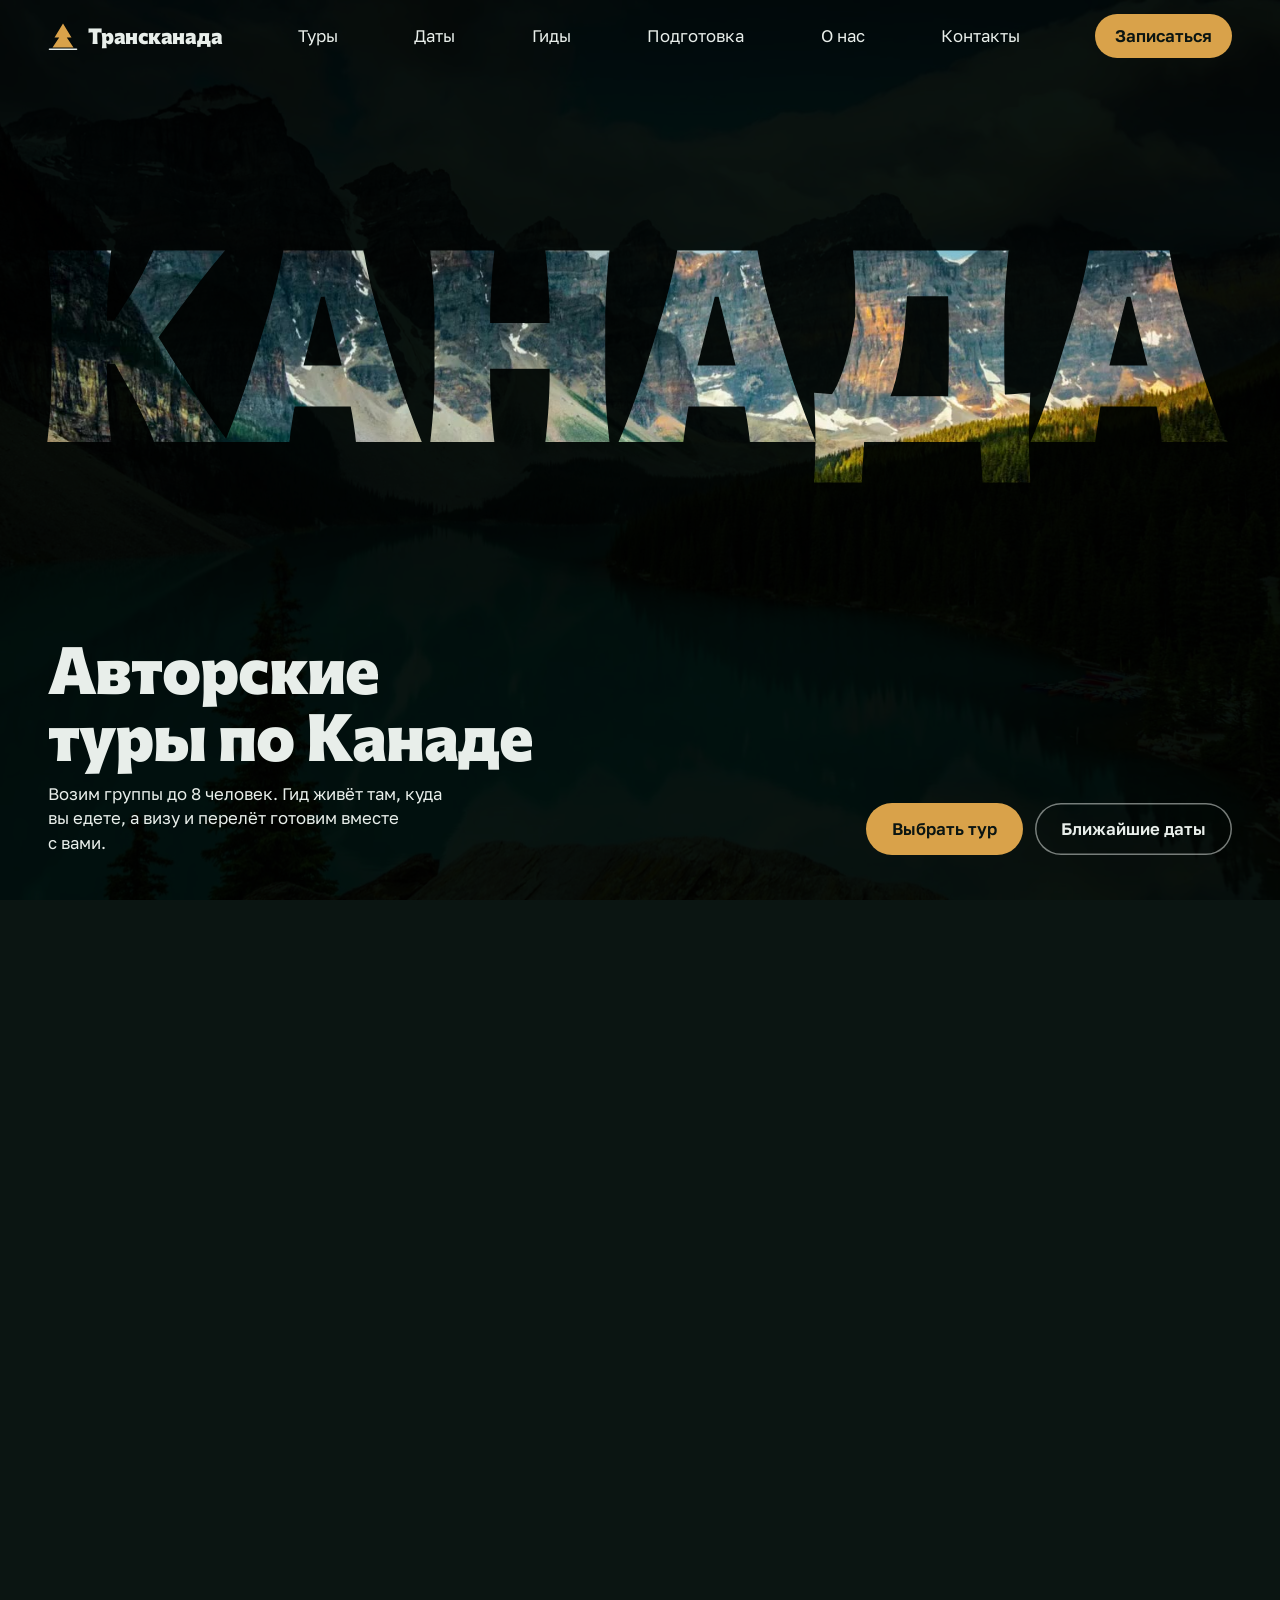
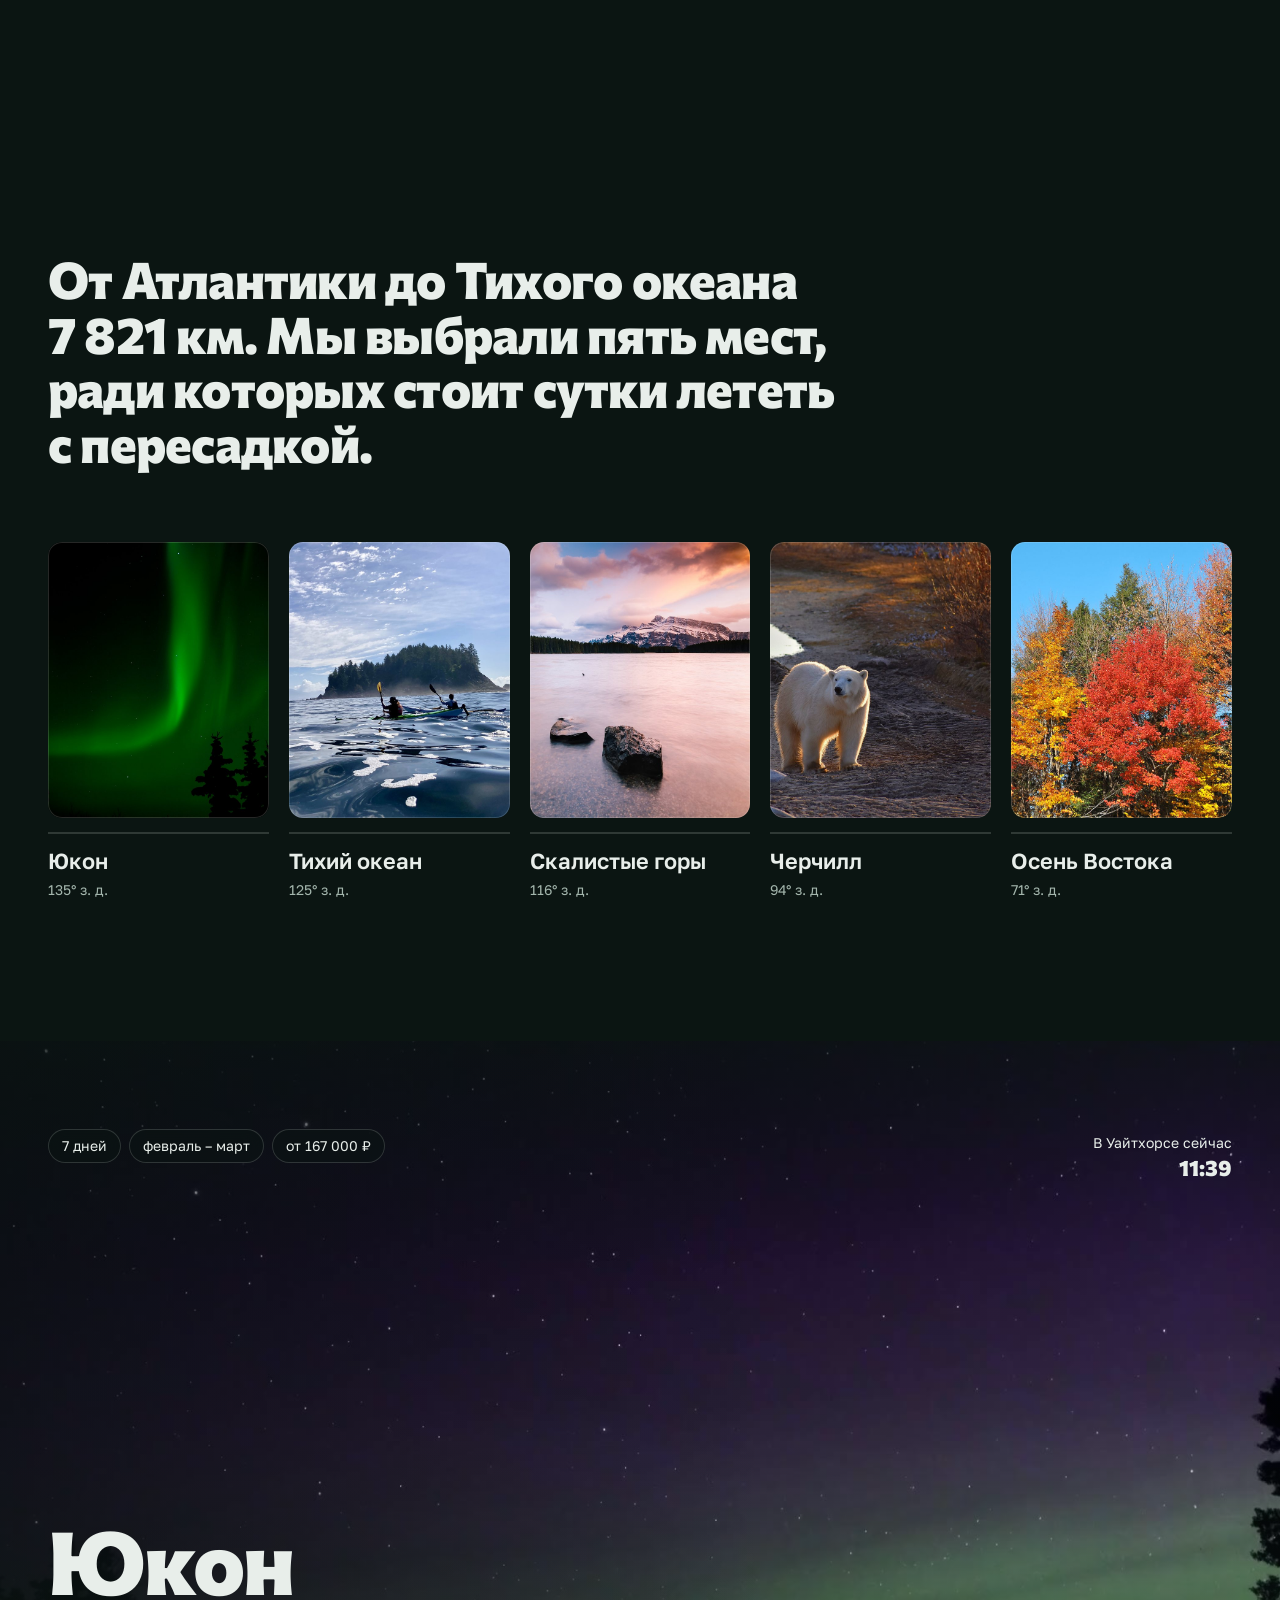
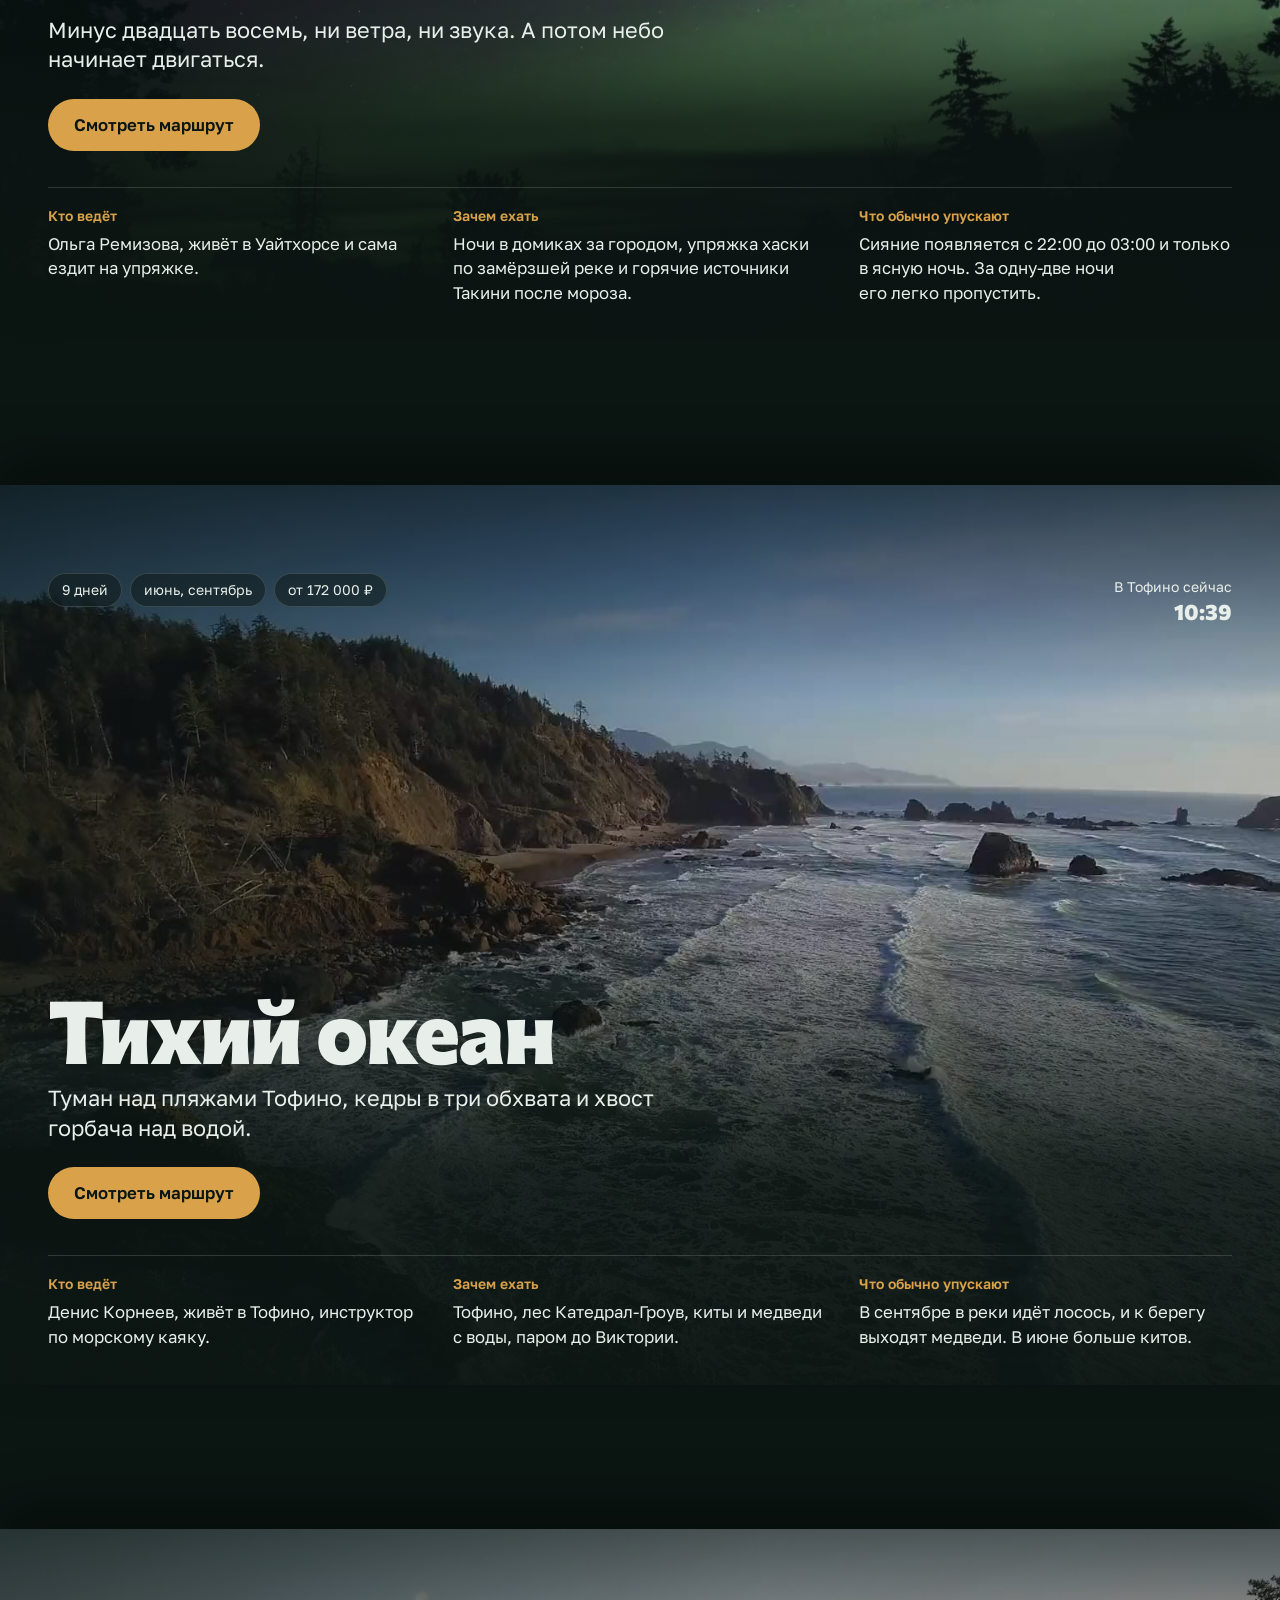
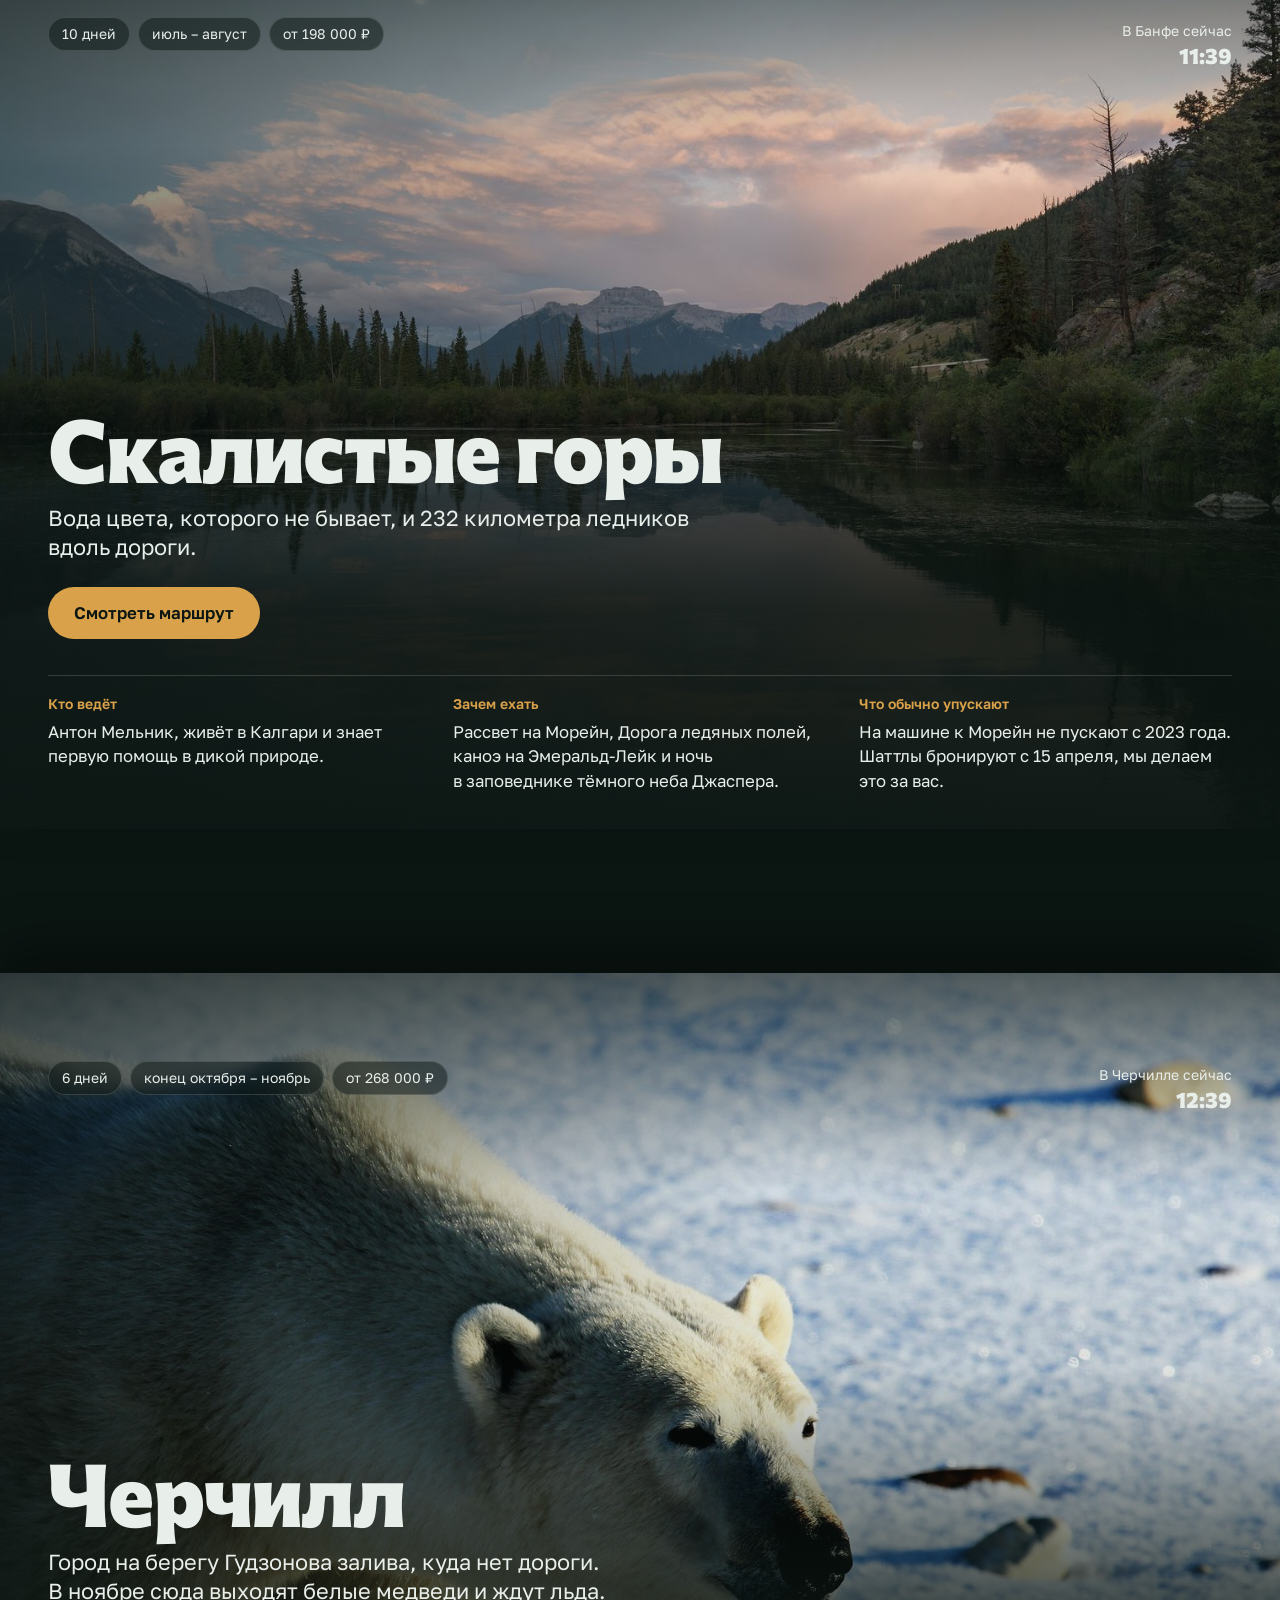
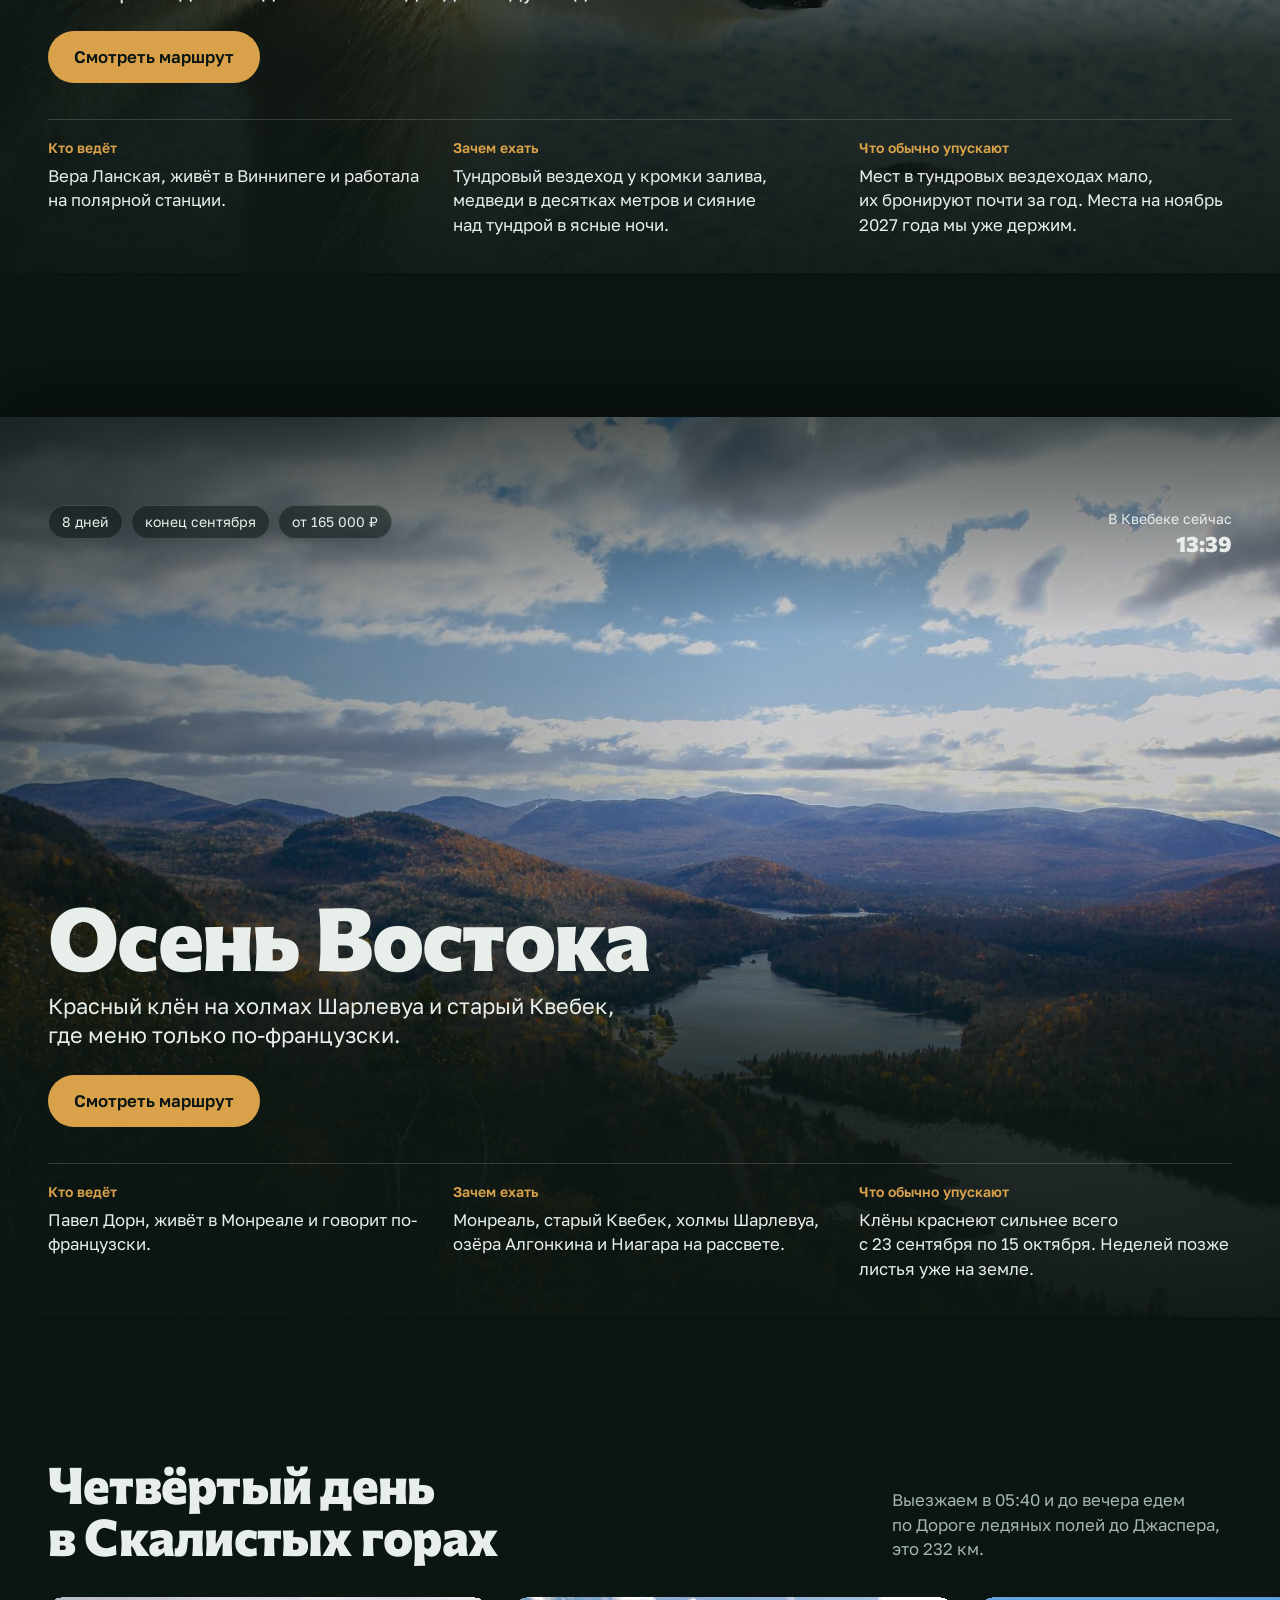
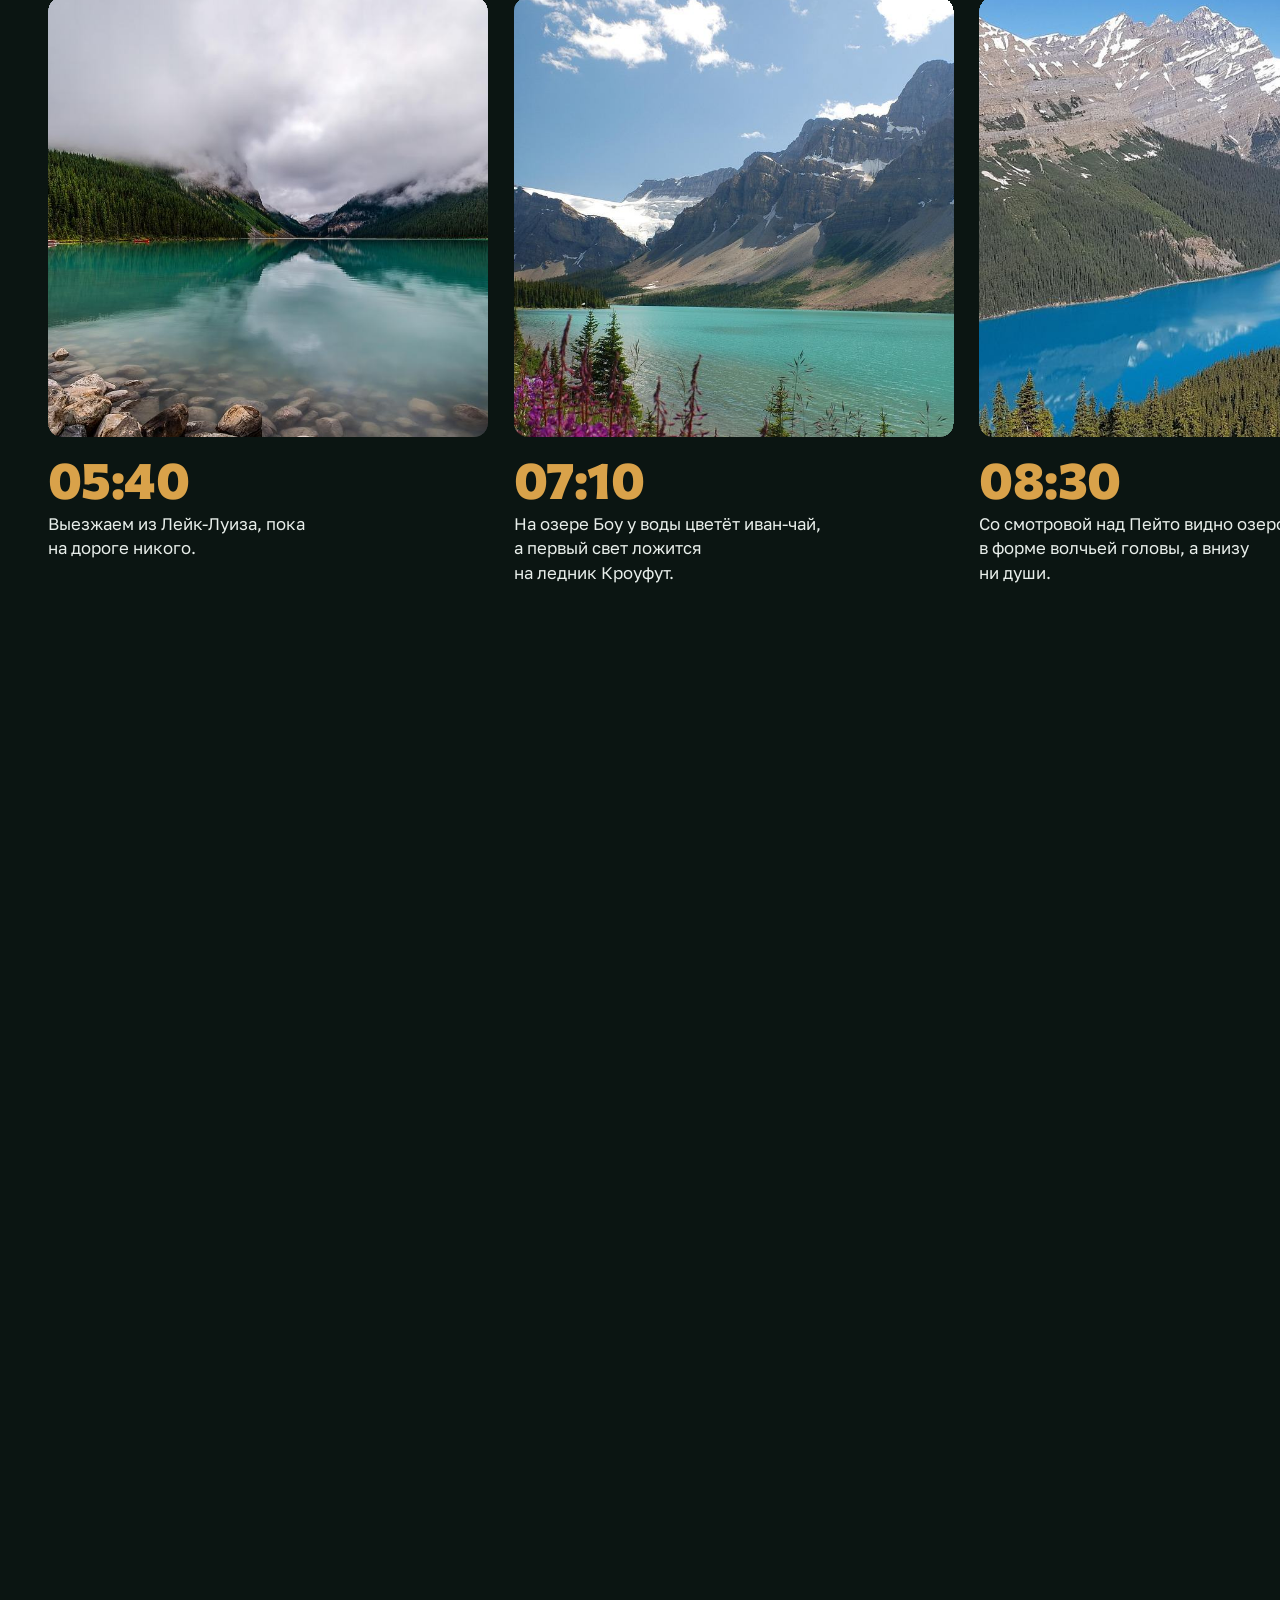
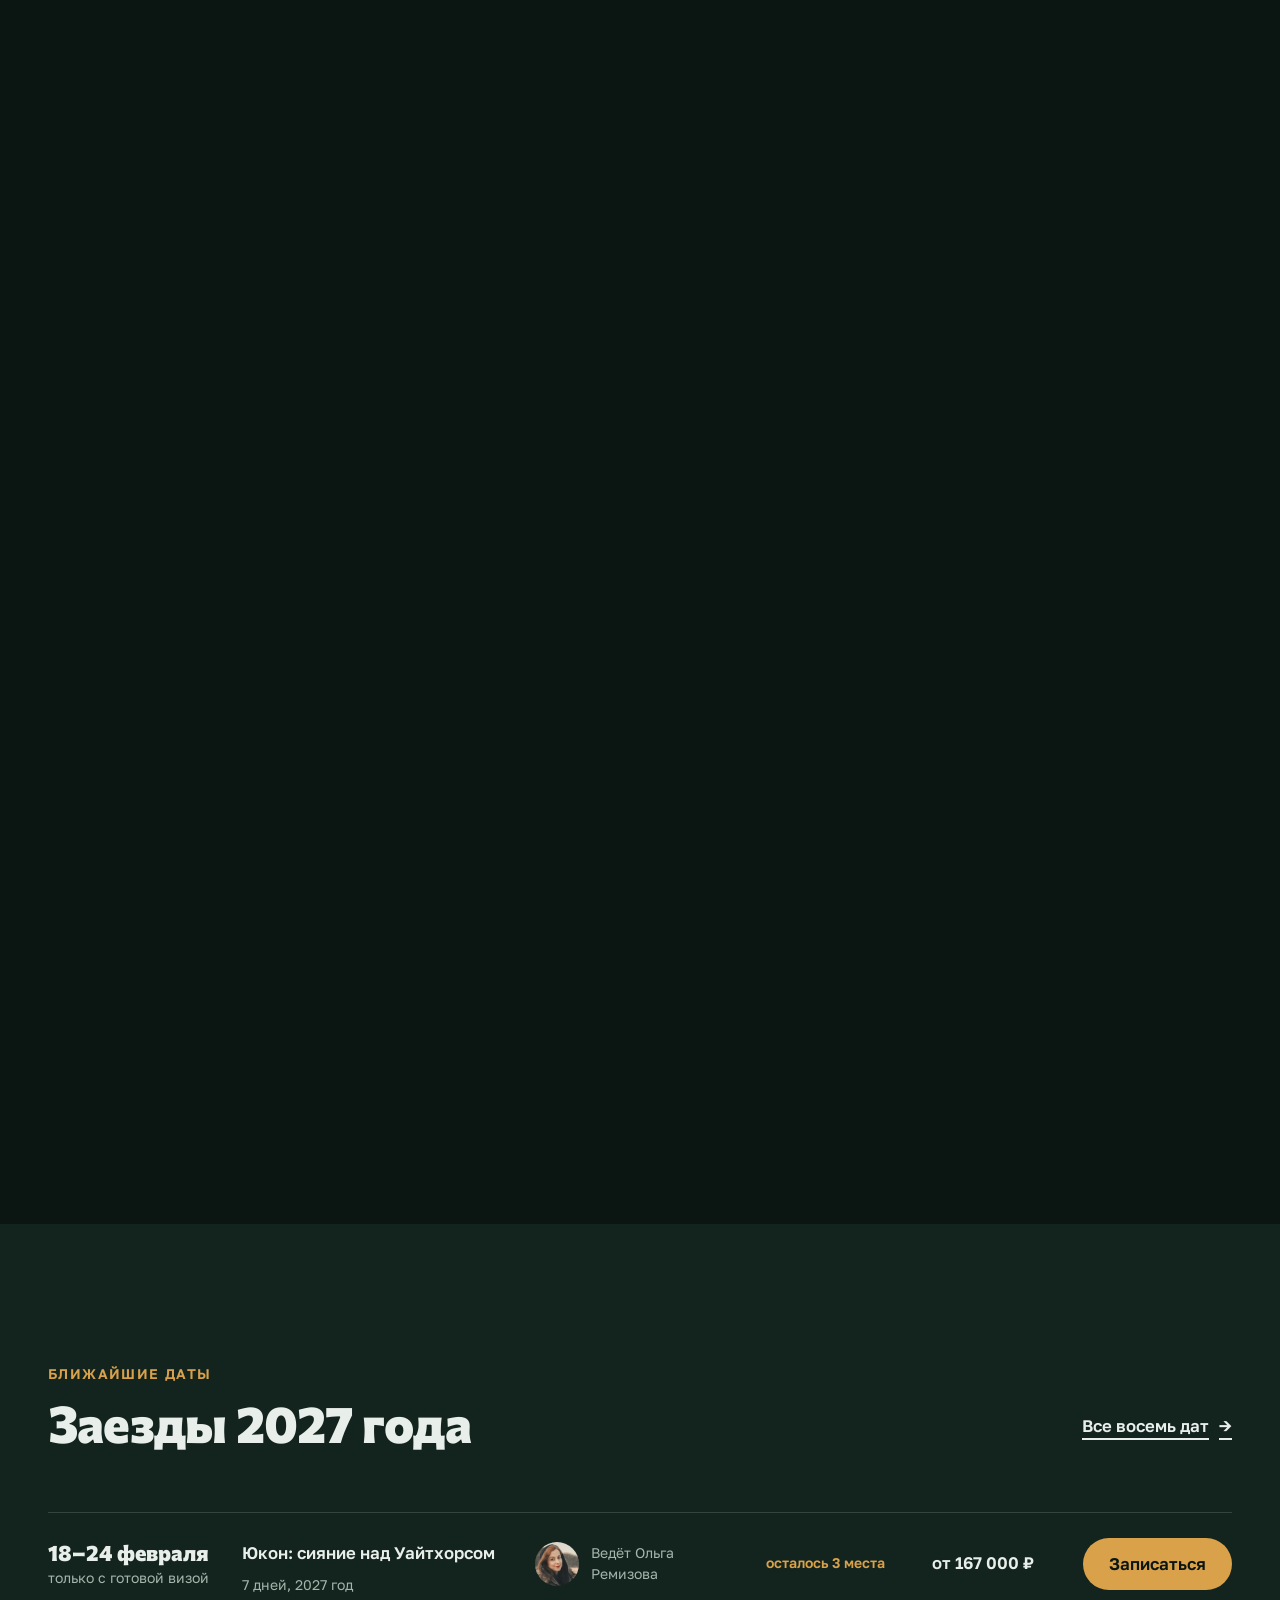
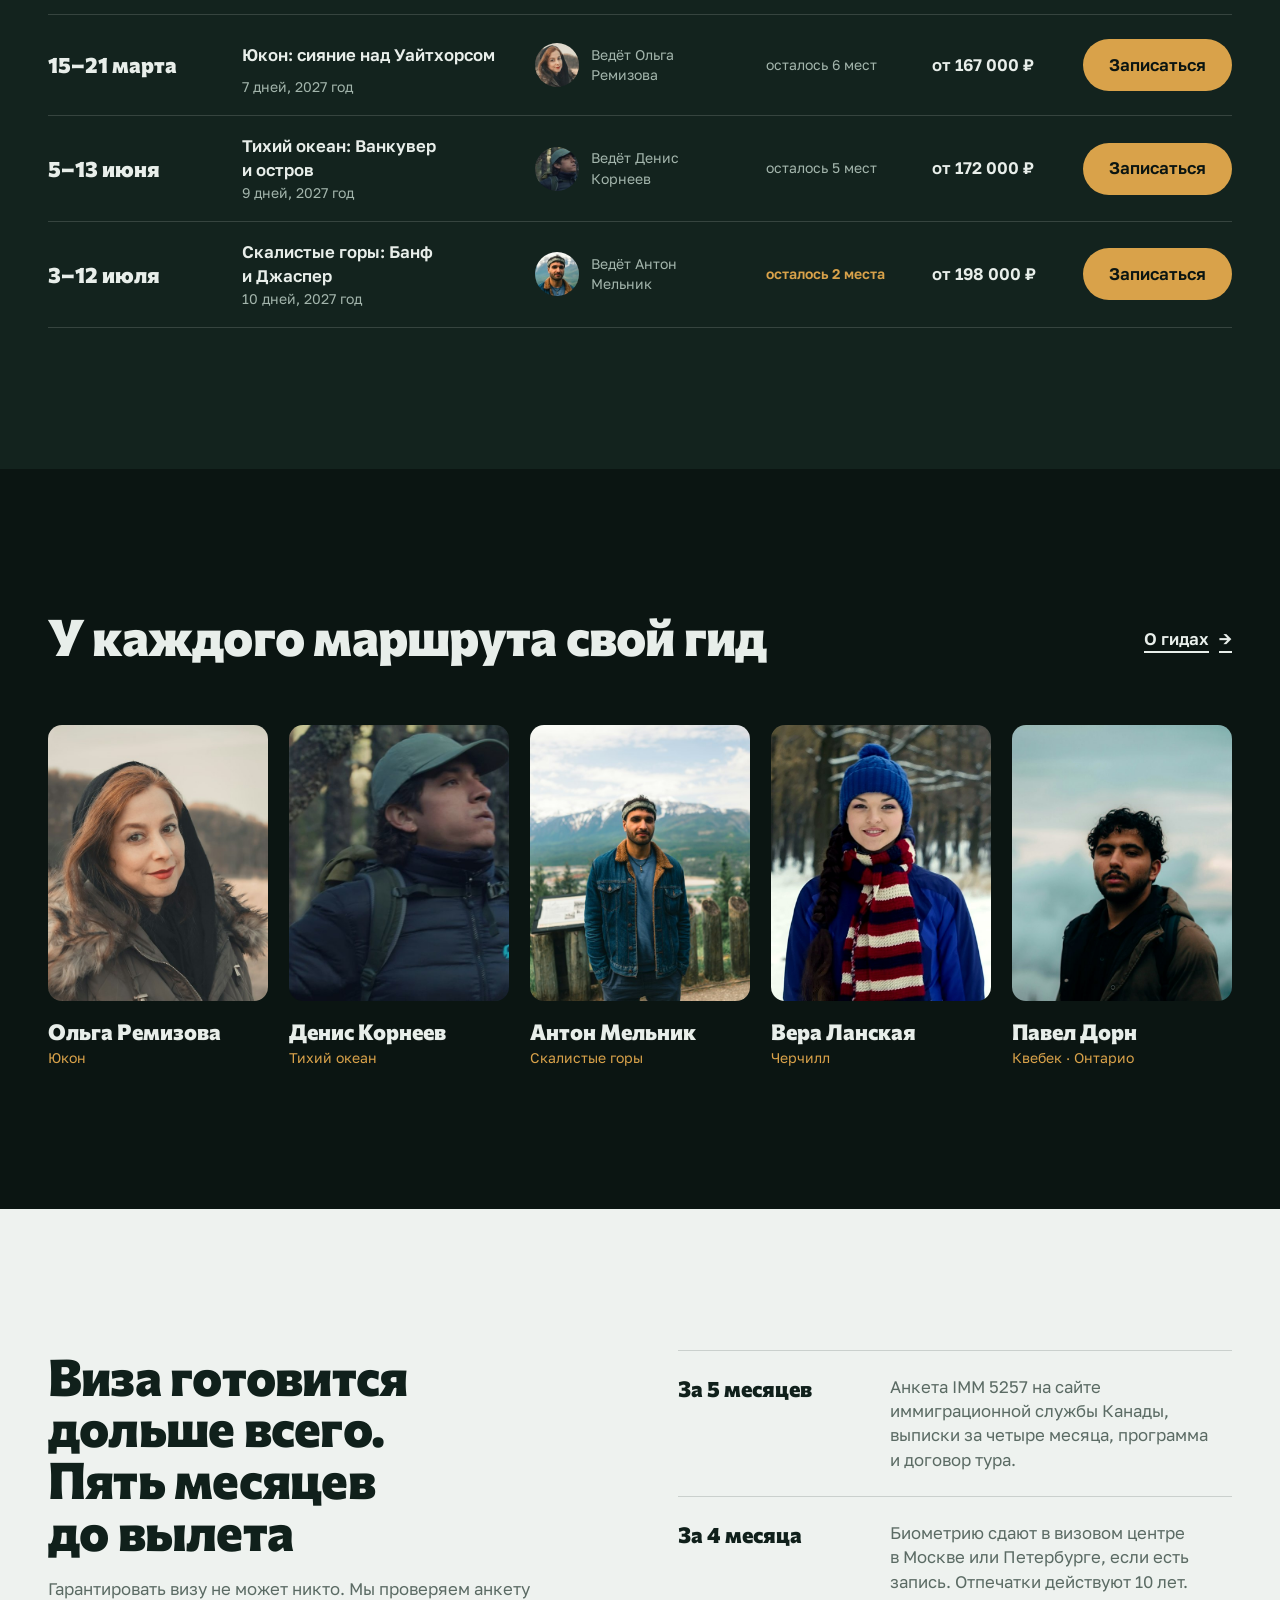
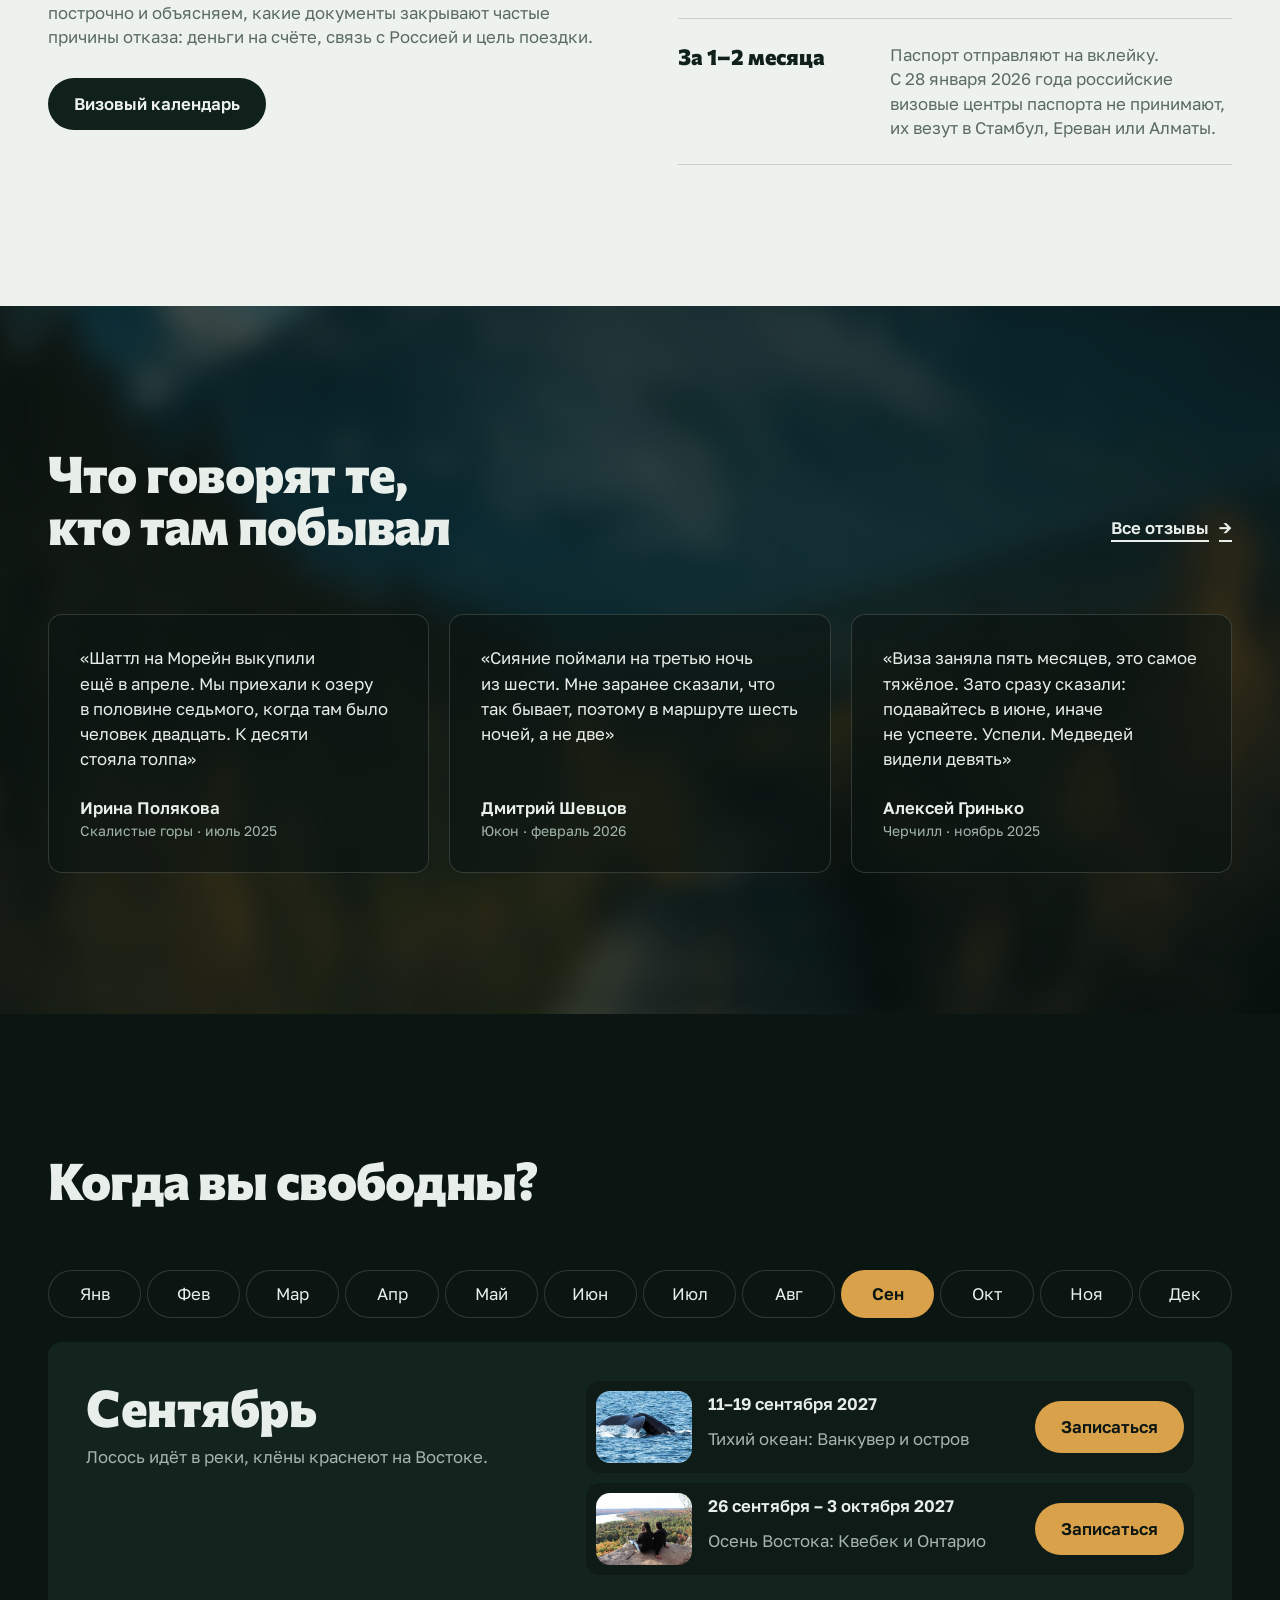
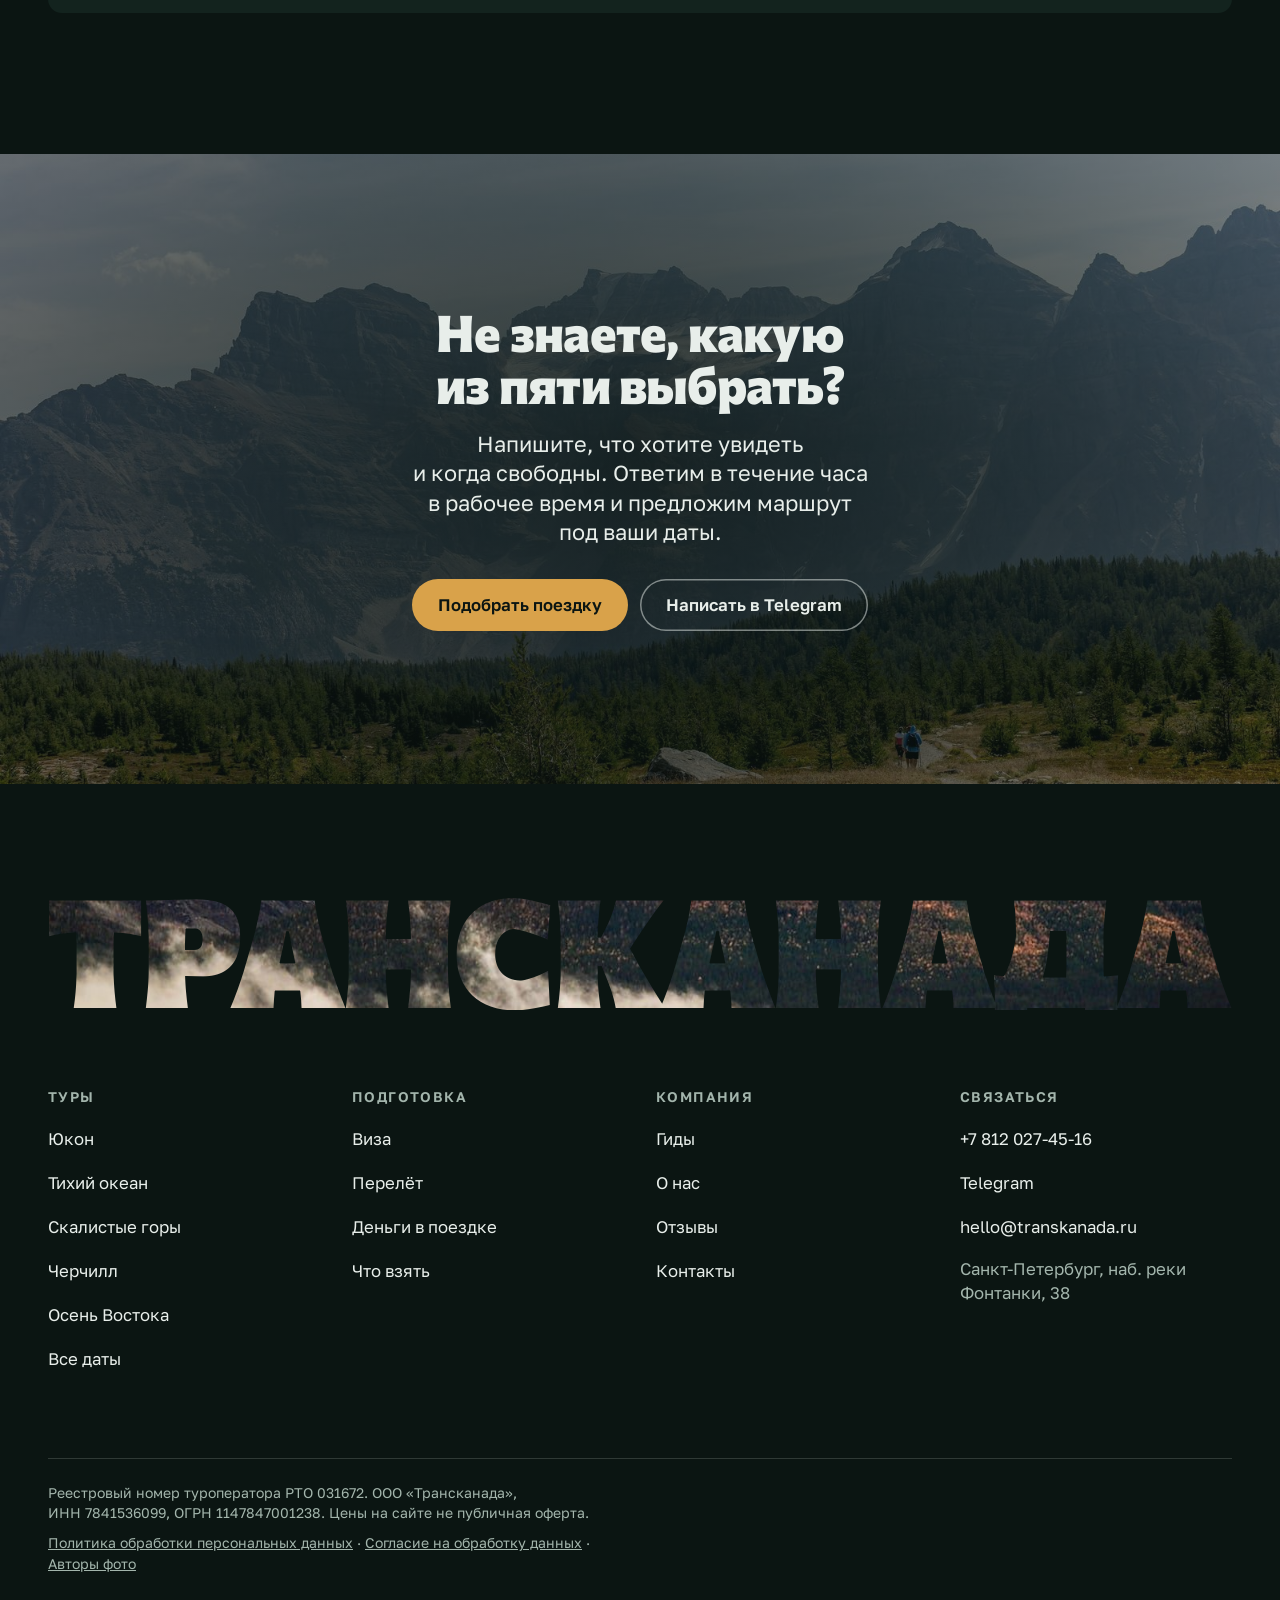
<file: index.html>
<!doctype html>
<html lang="ru">
<head>
<meta charset="utf-8">
<meta name="viewport" content="width=device-width, initial-scale=1">
<title>Трансканада&nbsp;— авторские туры по&nbsp;Канаде</title>
<meta name="description" content="Пять маршрутов по Канаде в группах до 8 человек: Юкон, Тихий океан, Скалистые горы, Черчилл и осень Востока. Гид живёт в регионе, визу готовим вместе.">
<meta name="theme-color" content="#0B1512">
<meta name="robots" content="noindex">
<meta property="og:type" content="website">
<meta property="og:locale" content="ru_RU">
<meta property="og:title" content="Трансканада — авторские туры по Канаде">
<meta property="og:description" content="Пять маршрутов по Канаде в группах до 8 человек: Юкон, Тихий океан, Скалистые горы, Черчилл и осень Востока. Гид живёт в регионе, визу готовим вместе.">
<meta property="og:image" content="https://artemkaaaaa3-sketch.github.io/transkanada/img/rockies-moraine.jpg">
<link rel="icon" href="data:image/svg+xml,%3Csvg xmlns='http://www.w3.org/2000/svg' viewBox='0 0 32 32'%3E%3Crect width='32' height='32' rx='7' fill='%230B1512'/%3E%3Cpath d='M16 5 23 17h-4l5.5 9h-17L13 17H9z' fill='%23D9A24A'/%3E%3C/svg%3E">
<link rel="stylesheet" href="css/site.css?v=1b63351a">
</head>
<body>
<a class="skip" href="#main">К&nbsp;содержанию</a>
<header class="head" id="head">
  <div class="head__in">
    <a class="logo" href="index.html" aria-label="Трансканада, на главную"><svg viewBox="0 0 30 30" aria-hidden="true" focusable="false"><path d="M15 2.5 23.5 16.5H18.8L25.5 26.5H4.5L11.2 16.5H6.5Z" fill="#D9A24A"/><path d="M1.5 28.2H28.5" stroke="#E8EEEA" stroke-width="1.6" stroke-linecap="round"/></svg><span>Трансканада</span></a>
    <div class="head__menu" id="headMenu">
      <nav class="nav" aria-label="Разделы сайта"><a href="tours.html">Туры</a><a href="tours.html#dates">Даты</a><a href="guides.html">Гиды</a><a href="prepare.html">Подготовка</a><a href="about.html">О&nbsp;нас</a><a href="contacts.html">Контакты</a></nav>
      <div class="head__act">
        <a class="head__tel" href="tel:+78120274516">+7&nbsp;812&nbsp;027-45-16</a>
        <button class="btn btn--gold" type="button" data-book>Записаться</button>
      </div>
    </div>
    <button class="burger" id="burger" type="button" aria-expanded="false" aria-controls="headMenu" aria-label="Меню"><i></i></button>
  </div>
</header>
<main id="main">

<section class="hero" id="top" aria-label="Первый экран">
  <div class="hero__stage">
    <video class="hero__video" muted loop playsinline preload="none" disablepictureinpicture disableremoteplayback poster="img/hero-poster.jpg?v=2eecb233" data-src="video/hero-moraine.mp4?v=6dd8af3a" data-src-sm="video/hero-moraine-sm.mp4?v=ca345230" aria-hidden="true"></video>
    <div class="hero__mask" aria-hidden="true"><div class="hero__fit wrap"><span class="hero__word">Канада</span></div></div>
    <div class="hero__shade" aria-hidden="true"></div>
    <div class="hero__copy wrap">
      <div>
        <h1 class="hero__h1">Авторские туры по&nbsp;Канаде</h1>
        <p class="hero__lead">Возим группы до&nbsp;8&nbsp;человек. Гид живёт там, куда вы&nbsp;едете, а&nbsp;визу и&nbsp;перелёт готовим вместе с&nbsp;вами.</p>
      </div>
      <div class="hero__cta"><a class="btn btn--gold" href="tours.html">Выбрать тур</a><a class="btn btn--ghost" href="#dates">Ближайшие даты</a></div>
    </div>
  </div>
</section>

<section class="sec" id="intro">
  <div class="wrap">
    
    <p class="intro__big">От&nbsp;Атлантики до&nbsp;Тихого океана 7&nbsp;821&nbsp;км. Мы&nbsp;выбрали пять мест, ради которых стоит сутки лететь с&nbsp;пересадкой.</p>
    <ul class="intro__list"><li><a href="#d-yukon"><span class="intro__pic rv"><img src="img/intro-yukon.jpg?v=3445735c" srcset="img/intro-yukon-sm.jpg?v=b764e4dc 720w, img/intro-yukon.jpg?v=3445735c 960w" sizes="(max-width: 900px) 46vw, 18vw" alt="" width="960" height="1200" loading="lazy" decoding="async"></span><span class="intro__line"></span><span class="intro__txt"><span class="intro__name">Юкон</span><span class="intro__lon">135° з.&nbsp;д.</span></span></a></li><li><a href="#d-pacific"><span class="intro__pic rv"><img src="img/intro-pacific.jpg?v=65938a4d" srcset="img/intro-pacific-sm.jpg?v=612ac948 720w, img/intro-pacific.jpg?v=65938a4d 960w" sizes="(max-width: 900px) 46vw, 18vw" alt="" width="960" height="1200" loading="lazy" decoding="async"></span><span class="intro__line"></span><span class="intro__txt"><span class="intro__name">Тихий океан</span><span class="intro__lon">125° з.&nbsp;д.</span></span></a></li><li><a href="#d-rockies"><span class="intro__pic rv"><img src="img/intro-rockies.jpg?v=565420d8" srcset="img/intro-rockies-sm.jpg?v=ade89d55 720w, img/intro-rockies.jpg?v=565420d8 960w" sizes="(max-width: 900px) 46vw, 18vw" alt="" width="960" height="1200" loading="lazy" decoding="async"></span><span class="intro__line"></span><span class="intro__txt"><span class="intro__name">Скалистые горы</span><span class="intro__lon">116° з.&nbsp;д.</span></span></a></li><li><a href="#d-churchill"><span class="intro__pic rv"><img src="img/intro-churchill.jpg?v=f5b08717" srcset="img/intro-churchill-sm.jpg?v=636a3a4b 720w, img/intro-churchill.jpg?v=f5b08717 960w" sizes="(max-width: 900px) 46vw, 18vw" alt="" width="960" height="1200" loading="lazy" decoding="async"></span><span class="intro__line"></span><span class="intro__txt"><span class="intro__name">Черчилл</span><span class="intro__lon">94° з.&nbsp;д.</span></span></a></li><li><a href="#d-east"><span class="intro__pic rv"><img src="img/intro-east.jpg?v=96bfdd7b" srcset="img/intro-east-sm.jpg?v=da4886ee 720w, img/intro-east.jpg?v=96bfdd7b 960w" sizes="(max-width: 900px) 46vw, 18vw" alt="" width="960" height="1200" loading="lazy" decoding="async"></span><span class="intro__line"></span><span class="intro__txt"><span class="intro__name">Осень Востока</span><span class="intro__lon">71° з.&nbsp;д.</span></span></a></li></ul>
  </div>
</section>

<div class="dests" id="dests">
<section class="dest" id="d-yukon" data-tz="America/Whitehorse" aria-labelledby="d-yukon-t">
  <div class="dest__media"><video muted loop playsinline preload="none" disablepictureinpicture disableremoteplayback poster="img/yukon-aurora-forest-poster.jpg?v=6f14370a" data-src="video/yukon-aurora-forest.mp4?v=06aeedfa" aria-hidden="true"></video></div>
  <div class="dest__veil" aria-hidden="true"></div>
  <div class="dest__in wrap">
    <div class="dest__top">
      <ul class="tags"><li>7&nbsp;дней</li><li>февраль&nbsp;– март</li><li>от&nbsp;167&nbsp;000&nbsp;₽</li></ul>
      <p class="dest__time">В&nbsp;Уайтхорсе сейчас<b data-clock></b></p>
    </div>
    <div class="dest__bottom">
      <div class="dest__main">
        <h2 class="dest__name" id="d-yukon-t">Юкон</h2>
        <p class="dest__line">Минус двадцать восемь, ни&nbsp;ветра, ни&nbsp;звука. А&nbsp;потом небо начинает&nbsp;двигаться.</p>
        <a class="btn btn--gold" href="yukon.html">Смотреть маршрут</a>
      </div>
      <dl class="dest__facts"><div><dt>Кто ведёт</dt><dd>Ольга Ремизова, живёт в&nbsp;Уайтхорсе и&nbsp;сама ездит на&nbsp;упряжке.</dd></div><div><dt>Зачем ехать</dt><dd>Ночи в&nbsp;домиках за&nbsp;городом, упряжка хаски по&nbsp;замёрзшей реке и&nbsp;горячие источники Такини после&nbsp;мороза.</dd></div><div><dt>Что обычно упускают</dt><dd>Сияние появляется с&nbsp;22:00 до&nbsp;03:00 и&nbsp;только в&nbsp;ясную ночь. За&nbsp;одну-две ночи его&nbsp;легко&nbsp;пропустить.</dd></div></dl>
    </div>
  </div>
</section><section class="dest" id="d-pacific" data-tz="America/Vancouver" aria-labelledby="d-pacific-t">
  <div class="dest__media"><video muted loop playsinline preload="none" disablepictureinpicture disableremoteplayback poster="img/pacific-coast-poster.jpg?v=1afba342" data-src="video/pacific-coast.mp4?v=902f0778" data-desktop-only aria-hidden="true"></video></div>
  <div class="dest__veil" aria-hidden="true"></div>
  <div class="dest__in wrap">
    <div class="dest__top">
      <ul class="tags"><li>9&nbsp;дней</li><li>июнь, сентябрь</li><li>от&nbsp;172&nbsp;000&nbsp;₽</li></ul>
      <p class="dest__time">В&nbsp;Тофино сейчас<b data-clock></b></p>
    </div>
    <div class="dest__bottom">
      <div class="dest__main">
        <h2 class="dest__name" id="d-pacific-t">Тихий океан</h2>
        <p class="dest__line">Туман над&nbsp;пляжами Тофино, кедры в&nbsp;три обхвата и&nbsp;хвост горбача над&nbsp;водой.</p>
        <a class="btn btn--gold" href="pacific.html">Смотреть маршрут</a>
      </div>
      <dl class="dest__facts"><div><dt>Кто ведёт</dt><dd>Денис Корнеев, живёт в&nbsp;Тофино, инструктор по&nbsp;морскому&nbsp;каяку.</dd></div><div><dt>Зачем ехать</dt><dd>Тофино, лес <span class="nw">Катедрал-Гроув</span>, киты и&nbsp;медведи с&nbsp;воды, паром до&nbsp;Виктории.</dd></div><div><dt>Что обычно упускают</dt><dd>В&nbsp;сентябре в&nbsp;реки идёт лосось, и&nbsp;к&nbsp;берегу выходят медведи. В&nbsp;июне больше&nbsp;китов.</dd></div></dl>
    </div>
  </div>
</section><section class="dest" id="d-rockies" data-tz="America/Edmonton" aria-labelledby="d-rockies-t">
  <div class="dest__media"><img src="img/rockies-vermilion-sunset.jpg?v=df117518" srcset="img/rockies-vermilion-sunset-sm.jpg?v=e30110ce 720w, img/rockies-vermilion-sunset-md.jpg?v=9c34a956 1600w, img/rockies-vermilion-sunset.jpg?v=df117518 2560w" sizes="(orientation: portrait) 1280px, 100vw" alt="Закат над первым озером Вермилион и горой Бурже" width="2560" height="1707" loading="lazy" decoding="async"></div>
  <div class="dest__veil" aria-hidden="true"></div>
  <div class="dest__in wrap">
    <div class="dest__top">
      <ul class="tags"><li>10&nbsp;дней</li><li>июль&nbsp;– август</li><li>от&nbsp;198&nbsp;000&nbsp;₽</li></ul>
      <p class="dest__time">В&nbsp;Банфе сейчас<b data-clock></b></p>
    </div>
    <div class="dest__bottom">
      <div class="dest__main">
        <h2 class="dest__name" id="d-rockies-t">Скалистые горы</h2>
        <p class="dest__line">Вода цвета, которого не&nbsp;бывает, и&nbsp;232&nbsp;километра ледников вдоль&nbsp;дороги.</p>
        <a class="btn btn--gold" href="rockies.html">Смотреть маршрут</a>
      </div>
      <dl class="dest__facts"><div><dt>Кто ведёт</dt><dd>Антон Мельник, живёт в&nbsp;Калгари и&nbsp;знает первую помощь в&nbsp;дикой&nbsp;природе.</dd></div><div><dt>Зачем ехать</dt><dd>Рассвет на&nbsp;Морейн, Дорога ледяных полей, каноэ на&nbsp;<span class="nw">Эмеральд-Лейк</span> и&nbsp;ночь в&nbsp;заповеднике тёмного неба&nbsp;Джаспера.</dd></div><div><dt>Что обычно упускают</dt><dd>На&nbsp;машине к&nbsp;Морейн не&nbsp;пускают с&nbsp;2023&nbsp;года. Шаттлы бронируют с&nbsp;15&nbsp;апреля, мы&nbsp;делаем это&nbsp;за&nbsp;вас.</dd></div></dl>
    </div>
  </div>
</section><section class="dest" id="d-churchill" data-tz="America/Winnipeg" aria-labelledby="d-churchill-t">
  <div class="dest__media"><img src="img/churchill-bear-closeup.jpg?v=b3a27121" srcset="img/churchill-bear-closeup-sm.jpg?v=06298089 720w, img/churchill-bear-closeup-md.jpg?v=e3f433fb 1600w, img/churchill-bear-closeup.jpg?v=b3a27121 2560w" sizes="(orientation: portrait) 1280px, 100vw" alt="Белый медведь на снегу у Черчилла, крупно" width="2560" height="1707" loading="lazy" decoding="async" style="object-position:72% 45%"></div>
  <div class="dest__veil" aria-hidden="true"></div>
  <div class="dest__in wrap">
    <div class="dest__top">
      <ul class="tags"><li>6&nbsp;дней</li><li>конец октября&nbsp;– ноябрь</li><li>от&nbsp;268&nbsp;000&nbsp;₽</li></ul>
      <p class="dest__time">В&nbsp;Черчилле сейчас<b data-clock></b></p>
    </div>
    <div class="dest__bottom">
      <div class="dest__main">
        <h2 class="dest__name" id="d-churchill-t">Черчилл</h2>
        <p class="dest__line">Город на&nbsp;берегу Гудзонова залива, куда нет дороги. В&nbsp;ноябре сюда выходят белые медведи и&nbsp;ждут&nbsp;льда.</p>
        <a class="btn btn--gold" href="churchill.html">Смотреть маршрут</a>
      </div>
      <dl class="dest__facts"><div><dt>Кто ведёт</dt><dd>Вера Ланская, живёт в&nbsp;Виннипеге и&nbsp;работала на&nbsp;полярной&nbsp;станции.</dd></div><div><dt>Зачем ехать</dt><dd>Тундровый вездеход у&nbsp;кромки залива, медведи в&nbsp;десятках метров и&nbsp;сияние над&nbsp;тундрой в&nbsp;ясные&nbsp;ночи.</dd></div><div><dt>Что обычно упускают</dt><dd>Мест в&nbsp;тундровых вездеходах мало, их&nbsp;бронируют почти за&nbsp;год. Места на&nbsp;ноябрь 2027&nbsp;года мы&nbsp;уже&nbsp;держим.</dd></div></dl>
    </div>
  </div>
</section><section class="dest" id="d-east" data-tz="America/Toronto" aria-labelledby="d-east-t">
  <div class="dest__media"><img src="img/east-tremblant-hills.jpg?v=e922072e" srcset="img/east-tremblant-hills-sm.jpg?v=03f9f28f 720w, img/east-tremblant-hills-md.jpg?v=bc67ec45 1600w, img/east-tremblant-hills.jpg?v=e922072e 2560w" sizes="(orientation: portrait) 1280px, 100vw" alt="Осенние холмы и озеро в национальном парке Мон-Тремблан" width="2560" height="1707" loading="lazy" decoding="async"></div>
  <div class="dest__veil" aria-hidden="true"></div>
  <div class="dest__in wrap">
    <div class="dest__top">
      <ul class="tags"><li>8&nbsp;дней</li><li>конец сентября</li><li>от&nbsp;165&nbsp;000&nbsp;₽</li></ul>
      <p class="dest__time">В&nbsp;Квебеке сейчас<b data-clock></b></p>
    </div>
    <div class="dest__bottom">
      <div class="dest__main">
        <h2 class="dest__name" id="d-east-t">Осень Востока</h2>
        <p class="dest__line">Красный клён на&nbsp;холмах Шарлевуа и&nbsp;старый Квебек, где&nbsp;меню только&nbsp;по-французски.</p>
        <a class="btn btn--gold" href="east.html">Смотреть маршрут</a>
      </div>
      <dl class="dest__facts"><div><dt>Кто ведёт</dt><dd>Павел Дорн, живёт в&nbsp;Монреале и&nbsp;говорит&nbsp;по-французски.</dd></div><div><dt>Зачем ехать</dt><dd>Монреаль, старый Квебек, холмы Шарлевуа, озёра Алгонкина и&nbsp;Ниагара на&nbsp;рассвете.</dd></div><div><dt>Что обычно упускают</dt><dd>Клёны краснеют сильнее всего с&nbsp;23&nbsp;сентября по&nbsp;15&nbsp;октября. Неделей позже листья уже&nbsp;на&nbsp;земле.</dd></div></dl>
    </div>
  </div>
</section>
</div>

<section class="sec day" id="day">
  <div class="day__pin">
    <div class="wrap day__head">
      
      <h2 class="h2">Четвёртый день в&nbsp;Скалистых горах</h2>
      <p class="day__sub">Выезжаем в&nbsp;05:40 и&nbsp;до&nbsp;вечера едем по&nbsp;Дороге ледяных полей до&nbsp;Джаспера, это&nbsp;232&nbsp;км.</p>
    </div>
    <div class="day__rail" id="dayRail" tabindex="0" aria-label="Лента: один день маршрута">
      <ol class="day__track" id="dayTrack"><li class="moment"><figure class="moment__pic rv"><img src="img/rockies-louise-stones.jpg?v=bf2bc8fe" srcset="img/rockies-louise-stones-sm.jpg?v=178aa62e 720w, img/rockies-louise-stones.jpg?v=bf2bc8fe 1280w" sizes="1280px" alt="Лейк-Луиз в утренних облаках, камни у воды" width="1280" height="852" loading="lazy" decoding="async"></figure><p class="moment__time">05:40</p><p class="moment__text">Выезжаем из&nbsp;<span class="nw">Лейк-Луиза</span>, пока на&nbsp;дороге никого.</p></li><li class="moment"><figure class="moment__pic rv"><img src="img/rockies-bow.jpg?v=30caf812" srcset="img/rockies-bow-sm.jpg?v=0983c5d6 720w, img/rockies-bow.jpg?v=30caf812 1280w" sizes="1280px" alt="Озеро Боу и иван-чай на берегу" width="1280" height="853" loading="lazy" decoding="async"></figure><p class="moment__time">07:10</p><p class="moment__text">На&nbsp;озере Боу у&nbsp;воды цветёт иван-чай, а&nbsp;первый свет ложится на&nbsp;ледник&nbsp;Кроуфут.</p></li><li class="moment"><figure class="moment__pic rv"><img src="img/rockies-peyto.jpg?v=e3ece712" srcset="img/rockies-peyto-sm.jpg?v=1bc2008f 720w, img/rockies-peyto.jpg?v=e3ece712 1280w" sizes="1280px" alt="Озеро Пейто сверху" width="1280" height="720" loading="lazy" decoding="async"></figure><p class="moment__time">08:30</p><p class="moment__text">Со&nbsp;смотровой над&nbsp;Пейто видно озеро в&nbsp;форме волчьей головы, а&nbsp;внизу ни&nbsp;души.</p></li><li class="moment"><figure class="moment__pic rv"><img src="img/rockies-parkway-summer.jpg?v=09de24ff" srcset="img/rockies-parkway-summer-sm.jpg?v=daac0c12 720w, img/rockies-parkway-summer.jpg?v=09de24ff 1280w" sizes="1280px" alt="Дорога ледяных полей среди елей" width="1280" height="720" loading="lazy" decoding="async"></figure><p class="moment__time">11:00</p><p class="moment__text">По&nbsp;Дороге ледяных полей едем 232&nbsp;км и&nbsp;не&nbsp;встречаем ни&nbsp;одного&nbsp;светофора.</p></li><li class="moment"><figure class="moment__pic rv"><img src="img/rockies-falls.jpg?v=7b73da47" srcset="img/rockies-falls-sm.jpg?v=c11066bb 720w, img/rockies-falls.jpg?v=7b73da47 867w" sizes="1280px" alt="Водопад в каньоне среди елей" width="867" height="1280" loading="lazy" decoding="async"></figure><p class="moment__time">15:30</p><p class="moment__text">У&nbsp;водопада Санвапта стоим на&nbsp;мосту над&nbsp;ревущей&nbsp;водой.</p></li><li class="moment"><figure class="moment__pic rv"><img src="img/rockies-jasper.jpg?v=b077705e" srcset="img/rockies-jasper-sm.jpg?v=553068cd 720w, img/rockies-jasper.jpg?v=b077705e 1280w" sizes="1280px" alt="Бирюзовая река в долине у Джаспера" width="1280" height="855" loading="lazy" decoding="async"></figure><p class="moment__time">18:00</p><p class="moment__text">Долина Атабаски перед&nbsp;Джаспером, у&nbsp;въезда пасутся&nbsp;лоси.</p></li><li class="moment"><figure class="moment__pic rv"><img src="img/rockies-evening-lake.jpg?v=444e68c1" srcset="img/rockies-evening-lake-sm.jpg?v=d07578b9 720w, img/rockies-evening-lake.jpg?v=444e68c1 1280w" sizes="1280px" alt="Снежные горы отражаются в тихом озере" width="1280" height="850" loading="lazy" decoding="async"></figure><p class="moment__time">20:00</p><p class="moment__text">Вечер у&nbsp;горного озера под&nbsp;Джаспером: вода стоит как&nbsp;зеркало.</p></li></ol>
    </div>
  </div>
</section>

<section class="sec spruce" id="dates">
  <div class="wrap">
    <div class="sec__head"><p class="kicker">Ближайшие даты</p><h2 class="h2">Заезды 2027&nbsp;года</h2><a class="link-arrow" href="tours.html#dates">Все&nbsp;восемь дат</a></div>
    <ul class="drows"><li class="drow">
  <p class="drow__when"><span class="nw">18–24</span> февраля<span class="drow__note">только с&nbsp;готовой визой</span></p>
  <div class="drow__tour"><a href="yukon.html">Юкон: сияние над&nbsp;Уайтхорсом</a><span>7&nbsp;дней, 2027&nbsp;год</span></div>
  <div class="drow__guide"><img class="face" src="img/gface-olga.jpg?v=090b1ecd" alt="" width="44" height="44" loading="lazy"><span>Ведёт Ольга Ремизова</span></div>
  <p class="drow__seats is-low">осталось 3&nbsp;места</p>
  <p class="drow__price">от&nbsp;167&nbsp;000&nbsp;₽</p>
  <button class="btn btn--gold drow__btn" type="button" data-book data-tour="yukon" data-date="yukon-0218">Записаться</button>
</li><li class="drow">
  <p class="drow__when"><span class="nw">15–21</span> марта</p>
  <div class="drow__tour"><a href="yukon.html">Юкон: сияние над&nbsp;Уайтхорсом</a><span>7&nbsp;дней, 2027&nbsp;год</span></div>
  <div class="drow__guide"><img class="face" src="img/gface-olga.jpg?v=090b1ecd" alt="" width="44" height="44" loading="lazy"><span>Ведёт Ольга Ремизова</span></div>
  <p class="drow__seats">осталось 6&nbsp;мест</p>
  <p class="drow__price">от&nbsp;167&nbsp;000&nbsp;₽</p>
  <button class="btn btn--gold drow__btn" type="button" data-book data-tour="yukon" data-date="yukon-0315">Записаться</button>
</li><li class="drow">
  <p class="drow__when"><span class="nw">5–13</span> июня</p>
  <div class="drow__tour"><a href="pacific.html">Тихий океан: Ванкувер и&nbsp;остров</a><span>9&nbsp;дней, 2027&nbsp;год</span></div>
  <div class="drow__guide"><img class="face" src="img/gface-denis.jpg?v=be133bcd" alt="" width="44" height="44" loading="lazy"><span>Ведёт Денис Корнеев</span></div>
  <p class="drow__seats">осталось 5&nbsp;мест</p>
  <p class="drow__price">от&nbsp;172&nbsp;000&nbsp;₽</p>
  <button class="btn btn--gold drow__btn" type="button" data-book data-tour="pacific" data-date="pacific-0605">Записаться</button>
</li><li class="drow">
  <p class="drow__when"><span class="nw">3–12</span> июля</p>
  <div class="drow__tour"><a href="rockies.html">Скалистые горы: Банф и&nbsp;Джаспер</a><span>10&nbsp;дней, 2027&nbsp;год</span></div>
  <div class="drow__guide"><img class="face" src="img/gface-anton.jpg?v=ec9416df" alt="" width="44" height="44" loading="lazy"><span>Ведёт Антон Мельник</span></div>
  <p class="drow__seats is-low">осталось 2&nbsp;места</p>
  <p class="drow__price">от&nbsp;198&nbsp;000&nbsp;₽</p>
  <button class="btn btn--gold drow__btn" type="button" data-book data-tour="rockies" data-date="rockies-0703">Записаться</button>
</li></ul>
  </div>
</section>

<section class="sec" id="guides">
  <div class="wrap">
    <div class="sec__head"><h2 class="h2">У&nbsp;каждого маршрута свой&nbsp;гид</h2><a class="link-arrow" href="guides.html">О&nbsp;гидах</a></div>
    <ul class="gcards"><li class="gcard"><a href="guides.html#g-olga"><figure class="gcard__pic rv"><img src="img/guide-2.jpg?v=4407bb45" alt="Ольга в зимней куртке с меховым капюшоном" width="560" height="700" loading="lazy" decoding="async"></figure><p class="gcard__name">Ольга Ремизова</p><p class="gcard__where">Юкон</p><p class="gcard__line">Седьмая зима в&nbsp;Уайтхорсе. Ловит сияние по&nbsp;прогнозу&nbsp;солнца.</p></a></li><li class="gcard"><a href="guides.html#g-denis"><figure class="gcard__pic rv"><img src="img/guide-4.jpg?v=454c4624" alt="Денис в зелёной кепке и с рюкзаком в лесу" width="560" height="700" loading="lazy" decoding="async"></figure><p class="gcard__name">Денис Корнеев</p><p class="gcard__where">Тихий океан</p><p class="gcard__line">Шестой сезон в&nbsp;Тофино. Знает, где&nbsp;искать&nbsp;китов.</p></a></li><li class="gcard"><a href="guides.html#g-anton"><figure class="gcard__pic rv"><img src="img/guide-3.jpg?v=a16fc527" alt="Антон на смотровой площадке, за спиной горы и река" width="560" height="700" loading="lazy" decoding="async"></figure><p class="gcard__name">Антон Мельник</p><p class="gcard__where">Скалистые горы</p><p class="gcard__line">Девятый сезон в&nbsp;Калгари. Знает, когда&nbsp;на&nbsp;Морейн ещё&nbsp;пусто.</p></a></li><li class="gcard"><a href="guides.html#g-vera"><figure class="gcard__pic rv"><img src="img/guide-5.jpg?v=25ff826f" srcset="img/guide-5-sm.jpg?v=cfdc78b5 720w, img/guide-5.jpg?v=25ff826f 1120w" sizes="(max-width: 900px) 76vw, 33vw" alt="Вера в синей куртке и полосатом шарфе в зимнем лесу" width="1120" height="1400" loading="lazy" decoding="async"></figure><p class="gcard__name">Вера Ланская</p><p class="gcard__where">Черчилл</p><p class="gcard__line">Восьмой ноябрь на&nbsp;Гудзоновом заливе. Знает, где&nbsp;медведи ждут&nbsp;льда.</p></a></li><li class="gcard"><a href="guides.html#g-pavel"><figure class="gcard__pic rv"><img src="img/guide-1.jpg?v=4420c933" alt="Павел в куртке на фоне пасмурного неба" width="560" height="700" loading="lazy" decoding="async"></figure><p class="gcard__name">Павел Дорн</p><p class="gcard__where">Квебек · Онтарио</p><p class="gcard__line">В&nbsp;Монреале с&nbsp;2016&nbsp;года. Переводит всё, что&nbsp;по-французски.</p></a></li></ul>
  </div>
</section>

<section class="sec light" id="visa">
  <div class="wrap split">
    <div class="split__side">
      
      <h2 class="h2"><span class="ln">Виза готовится дольше всего.</span> <span class="ln">Пять месяцев до&nbsp;вылета</span></h2>
      <p class="split__lead">Гарантировать визу не&nbsp;может никто. Мы&nbsp;проверяем анкету построчно и&nbsp;объясняем, какие документы закрывают частые причины отказа: деньги на&nbsp;счёте, связь с&nbsp;Россией и&nbsp;цель&nbsp;поездки.</p>
      <a class="btn btn--dark" href="prepare.html#visa">Визовый календарь</a>
    </div>
    <ol class="vsteps">
      <li><p class="vsteps__when">За&nbsp;5&nbsp;месяцев</p><p class="vsteps__what">Анкета IMM 5257 на&nbsp;сайте иммиграционной службы Канады, выписки за&nbsp;четыре месяца, программа и&nbsp;договор&nbsp;тура.</p></li>
      <li><p class="vsteps__when">За&nbsp;4&nbsp;месяца</p><p class="vsteps__what">Биометрию сдают в&nbsp;визовом центре в&nbsp;Москве или&nbsp;Петербурге, если&nbsp;есть запись. Отпечатки действуют 10&nbsp;лет.</p></li>
      <li><p class="vsteps__when">За&nbsp;1–2&nbsp;месяца</p><p class="vsteps__what">Паспорт отправляют на&nbsp;вклейку. С&nbsp;28&nbsp;января 2026&nbsp;года российские визовые центры паспорта не&nbsp;принимают, их&nbsp;везут в&nbsp;Стамбул, Ереван или&nbsp;Алматы.</p></li>
    </ol>
  </div>
</section>

<section class="sec revs" id="revs">
  <div class="revs__bg" aria-hidden="true"><img src="img/tours-larch-road.jpg?v=9682fd8b" srcset="img/tours-larch-road-sm.jpg?v=e51f1cf4 720w, img/tours-larch-road.jpg?v=9682fd8b 852w" sizes="50vw" alt="" width="852" height="1280" loading="lazy" decoding="async"></div>
  <div class="wrap">
    <div class="sec__head"><h2 class="h2">Что говорят те, кто там&nbsp;побывал</h2><a class="link-arrow" href="about.html#reviews">Все&nbsp;отзывы</a></div>
    <ul class="rcards" tabindex="0" aria-label="Отзывы"><li class="rcard"><blockquote><p>«Шаттл на&nbsp;Морейн выкупили ещё&nbsp;в&nbsp;апреле. Мы&nbsp;приехали к&nbsp;озеру в&nbsp;половине седьмого, когда&nbsp;там&nbsp;было человек двадцать. К&nbsp;десяти стояла&nbsp;толпа»</p></blockquote><div class="rcard__who"><p><b>Ирина Полякова</b><span>Скалистые горы · июль 2025</span></p></div></li><li class="rcard"><blockquote><p>«Сияние поймали на&nbsp;третью ночь из&nbsp;шести. Мне заранее сказали, что так&nbsp;бывает, поэтому в&nbsp;маршруте шесть ночей, а&nbsp;не&nbsp;две»</p></blockquote><div class="rcard__who"><p><b>Дмитрий Шевцов</b><span>Юкон · февраль 2026</span></p></div></li><li class="rcard"><blockquote><p>«Виза заняла пять месяцев, это&nbsp;самое тяжёлое. Зато сразу сказали: подавайтесь в&nbsp;июне, иначе не&nbsp;успеете. Успели. Медведей видели&nbsp;девять»</p></blockquote><div class="rcard__who"><p><b>Алексей Гринько</b><span>Черчилл · ноябрь 2025</span></p></div></li></ul>
  </div>
</section>

<section class="sec" id="months">
  <div class="wrap">
    <div class="sec__head"><h2 class="h2">Когда&nbsp;вы&nbsp;свободны?</h2></div>
    <div class="mpick" id="monthBtns" role="group" aria-label="Месяц поездки"><button type="button" aria-pressed="false" aria-label="Январь">Янв</button><button type="button" aria-pressed="false" aria-label="Февраль">Фев</button><button type="button" aria-pressed="false" aria-label="Март">Мар</button><button type="button" aria-pressed="false" aria-label="Апрель">Апр</button><button type="button" aria-pressed="false" aria-label="Май">Май</button><button type="button" aria-pressed="false" aria-label="Июнь">Июн</button><button type="button" aria-pressed="false" aria-label="Июль">Июл</button><button type="button" aria-pressed="false" aria-label="Август">Авг</button><button type="button" aria-pressed="true" aria-label="Сентябрь">Сен</button><button type="button" aria-pressed="false" aria-label="Октябрь">Окт</button><button type="button" aria-pressed="false" aria-label="Ноябрь">Ноя</button><button type="button" aria-pressed="false" aria-label="Декабрь">Дек</button></div>
    <div class="mout" id="monthOut" aria-live="polite">
      <div class="mout__head"><p class="mout__name">Сентябрь</p><p class="mout__note">Лосось идёт в&nbsp;реки, клёны краснеют на&nbsp;Востоке.</p></div>
      <ul class="mout__list"><li class="mtrip"><img src="img/pacific-whale-sm.jpg?v=2de5a5c5" alt="" loading="lazy" width="96" height="72"><div><p class="mtrip__when">11–19&nbsp;сентября 2027</p><a class="mtrip__name" href="pacific.html">Тихий океан: Ванкувер и&nbsp;остров</a></div><button class="btn btn--gold" type="button" data-book data-tour="pacific" data-date="pacific-0911">Записаться</button></li><li class="mtrip"><img src="img/east-lookout-sm.jpg?v=514ce690" alt="" loading="lazy" width="96" height="72"><div><p class="mtrip__when">26&nbsp;сентября&nbsp;– 3&nbsp;октября 2027</p><a class="mtrip__name" href="east.html">Осень Востока: Квебек и&nbsp;Онтарио</a></div><button class="btn btn--gold" type="button" data-book data-tour="east" data-date="east-0926">Записаться</button></li></ul>
    </div>
  </div>
</section>

<section class="sec cta cta--center" id="ask">
  <div class="cta__bg"><img src="img/index-sentinel-hikers.jpg?v=aaff2658" srcset="img/index-sentinel-hikers-sm.jpg?v=db0b69ca 720w, img/index-sentinel-hikers-md.jpg?v=1ad6fd0d 1600w, img/index-sentinel-hikers.jpg?v=aaff2658 2560w" sizes="(orientation: portrait) 1280px, 100vw" alt="Туристы на тропе к перевалу Сентинел над Долиной десяти вершин" width="2560" height="1707" loading="lazy" decoding="async"></div>
  <div class="wrap">
    <h2 class="h2">Не&nbsp;знаете, какую из&nbsp;пяти выбрать?</h2>
    <p class="cta__lead">Напишите, что хотите увидеть и&nbsp;когда&nbsp;свободны. Ответим в&nbsp;течение часа в&nbsp;рабочее время и&nbsp;предложим маршрут под&nbsp;ваши&nbsp;даты.</p>
    <div class="cta__btns"><button class="btn btn--gold" type="button" data-book>Подобрать поездку</button><a class="btn btn--ghost" href="https://t.me/transkanada">Написать в&nbsp;Telegram</a></div>
  </div>
</section>

</main>
<footer class="foot">
  <div class="wrap foot__fit" aria-hidden="true"><p class="foot__word">Трансканада</p></div>
  <div class="wrap">
    <div class="foot__grid">
      <div class="foot__col"><p class="foot__h">Туры</p><ul><li><a href="yukon.html">Юкон</a></li><li><a href="pacific.html">Тихий океан</a></li><li><a href="rockies.html">Скалистые горы</a></li><li><a href="churchill.html">Черчилл</a></li><li><a href="east.html">Осень Востока</a></li><li><a href="tours.html#dates">Все&nbsp;даты</a></li></ul></div>
      <div class="foot__col"><p class="foot__h">Подготовка</p><ul><li><a href="prepare.html#visa">Виза</a></li><li><a href="prepare.html#flight">Перелёт</a></li><li><a href="prepare.html#money">Деньги в&nbsp;поездке</a></li><li><a href="prepare.html#pack">Что взять</a></li></ul></div>
      <div class="foot__col"><p class="foot__h">Компания</p><ul><li><a href="guides.html">Гиды</a></li><li><a href="about.html">О&nbsp;нас</a></li><li><a href="about.html#reviews">Отзывы</a></li><li><a href="contacts.html">Контакты</a></li></ul></div>
      <div class="foot__col"><p class="foot__h">Связаться</p><ul><li><a href="tel:+78120274516">+7&nbsp;812&nbsp;027-45-16</a></li><li><a href="https://t.me/transkanada">Telegram</a></li><li><a href="mailto:hello@transkanada.ru">hello@transkanada.ru</a></li><li><p class="foot__note"><span class="nw">Санкт-Петербург</span>, наб. реки Фонтанки,&nbsp;38</p></li></ul></div>
    </div>
    <div class="foot__legal">
      <p>Реестровый номер туроператора РТО&nbsp;031672. ООО «Трансканада», ИНН&nbsp;7841536099, ОГРН&nbsp;1147847001238. Цены на&nbsp;сайте не&nbsp;публичная&nbsp;оферта.</p>
      <p><a href="policy.html">Политика обработки персональных данных</a> · <a href="soglasie.html">Согласие на&nbsp;обработку данных</a> · <a href="credits.html">Авторы фото</a></p>
    </div>
  </div>
</footer>
<button class="btn btn--gold dock" id="dock" type="button" data-book>Записаться на&nbsp;поездку</button>
<dialog class="book" id="book" aria-labelledby="bookT">
  <form class="book__form" id="bookForm" novalidate>
    <div class="book__head"><h2 class="book__t" id="bookT">Заявка на&nbsp;поездку</h2><button class="book__x" type="button" id="bookClose" aria-label="Закрыть">×</button></div>
    <div class="book__guide" id="bookGuide" hidden><img class="face" src="img/gface-anton.jpg?v=ec9416df" alt="" width="44" height="44"><p><b></b><span></span></p></div>
    <label class="fld"><span>Тур</span><select id="bTour" name="tour"><option value="">Пока не&nbsp;выбрал</option><option value="yukon">Юкон: сияние над&nbsp;Уайтхорсом</option><option value="pacific">Тихий океан: Ванкувер и&nbsp;остров</option><option value="rockies">Скалистые горы: Банф и&nbsp;Джаспер</option><option value="churchill">Черчилл: белые медведи</option><option value="east">Осень Востока: Квебек и&nbsp;Онтарио</option></select></label>
    <label class="fld"><span>Даты</span><select id="bDate" name="date"><option value="">Пока не&nbsp;знаю</option></select></label>
    <div class="fld2"><label class="fld"><span>Имя</span><input id="bName" name="name" autocomplete="name"></label><label class="fld"><span>Телефон или&nbsp;Telegram</span><input id="bTel" name="tel" autocomplete="tel"></label></div>
    <label class="check"><input type="checkbox" id="bAgree" name="agree"><span>Даю <a href="soglasie.html">согласие на&nbsp;обработку персональных данных</a> и&nbsp;принимаю <a href="policy.html">политику</a></span></label>
    <p class="err" id="bErr" role="alert"></p>
    <button class="btn btn--gold" type="submit">Отправить заявку</button>
  </form>
  <div class="book__ok" id="bOk" hidden><h2 class="book__t">Заявка отправлена</h2><p id="bOkText"></p><button class="btn btn--ghost" type="button" id="bOkClose">Хорошо</button></div>
</dialog>
<script type="application/json" id="siteData">{"tours": [{"id": "yukon", "name": "Юкон: сияние над Уайтхорсом", "short": "Юкон", "url": "yukon.html", "guide": "olga", "img": "img/yukon-aurora-hills-sm.jpg?v=ab0915cd"}, {"id": "pacific", "name": "Тихий океан: Ванкувер и остров", "short": "Тихий океан", "url": "pacific.html", "guide": "denis", "img": "img/pacific-whale-sm.jpg?v=2de5a5c5"}, {"id": "rockies", "name": "Скалистые горы: Банф и Джаспер", "short": "Скалистые горы", "url": "rockies.html", "guide": "anton", "img": "img/rockies-red-canoe-sm.jpg?v=2f1cbc4d"}, {"id": "churchill", "name": "Черчилл: белые медведи", "short": "Черчилл", "url": "churchill.html", "guide": "vera", "img": "img/churchill-bear-sm.jpg?v=c03cec2d"}, {"id": "east", "name": "Осень Востока: Квебек и Онтарио", "short": "Осень Востока", "url": "east.html", "guide": "pavel", "img": "img/east-lookout-sm.jpg?v=514ce690"}], "guides": {"olga": {"name": "Ольга Ремизова", "face": "img/gface-olga.jpg?v=090b1ecd"}, "denis": {"name": "Денис Корнеев", "face": "img/gface-denis.jpg?v=be133bcd"}, "anton": {"name": "Антон Мельник", "face": "img/gface-anton.jpg?v=ec9416df"}, "vera": {"name": "Вера Ланская", "face": "img/gface-vera.jpg?v=3350e805"}, "pavel": {"name": "Павел Дорн", "face": "img/gface-pavel.jpg?v=e9899c7d"}}, "dates": [{"id": "yukon-0218", "tour": "yukon", "when": "18–24 февраля 2027", "months": [1]}, {"id": "yukon-0315", "tour": "yukon", "when": "15–21 марта 2027", "months": [2]}, {"id": "pacific-0605", "tour": "pacific", "when": "5–13 июня 2027", "months": [5]}, {"id": "rockies-0703", "tour": "rockies", "when": "3–12 июля 2027", "months": [6]}, {"id": "rockies-0814", "tour": "rockies", "when": "14–23 августа 2027", "months": [7]}, {"id": "pacific-0911", "tour": "pacific", "when": "11–19 сентября 2027", "months": [8]}, {"id": "east-0926", "tour": "east", "when": "26 сентября – 3 октября 2027", "months": [8, 9]}, {"id": "churchill-1102", "tour": "churchill", "when": "2–7 ноября 2027", "months": [10]}], "months": [{"name": "Январь", "note": "Самые длинные ночи и самые сильные морозы на Юконе.", "empty": "Групп в январе нет: при минус сорока ночные выезды отменяют через раз. Ближайший заезд — 18 февраля, Юкон."}, {"name": "Февраль", "note": "Лучшее время для сияния: длинные ночи и ясное небо над Юконом.", "empty": ""}, {"name": "Март", "note": "Последние недели сияния и упряжки по плотному снегу.", "empty": ""}, {"name": "Апрель", "note": "Межсезон: в горах тает, к озёрам не проехать.", "empty": "В апреле групп нет. Если свободны только сейчас, у Тофино идут серые киты: соберём частную поездку на остров Ванкувер."}, {"name": "Май", "note": "Горные озёра ещё подо льдом.", "empty": "Групп нет: сезон на острове Ванкувер мы начинаем в июне. Ближайший заезд — 5 июня, Тихий океан."}, {"name": "Июнь", "note": "Горбачи у острова Ванкувер и долгие светлые вечера.", "empty": ""}, {"name": "Июль", "note": "Озёра Скалистых гор оттаяли, тропы открыты.", "empty": ""}, {"name": "Август", "note": "Тёплые дни в горах и звёзды над Джаспером.", "empty": ""}, {"name": "Сентябрь", "note": "Лосось идёт в реки, клёны краснеют на Востоке.", "empty": ""}, {"name": "Октябрь", "note": "Пик цвета в Квебеке до середины месяца.", "empty": ""}, {"name": "Ноябрь", "note": "Белые медведи ждут льда у Гудзонова залива.", "empty": ""}, {"name": "Декабрь", "note": "Короткий день и праздничные цены на билеты.", "empty": "В декабре групп нет: перелёт на праздники стоит вдвое дороже. Ближайший заезд — 18 февраля, Юкон."}]}</script>
<script src="js/gsap.min.js?v=bf3fd8ec"></script>
<script src="js/ScrollTrigger.min.js?v=5445d0e9"></script>
<script src="js/site.js?v=cdd955bd"></script>
</body>
</html>
</file>
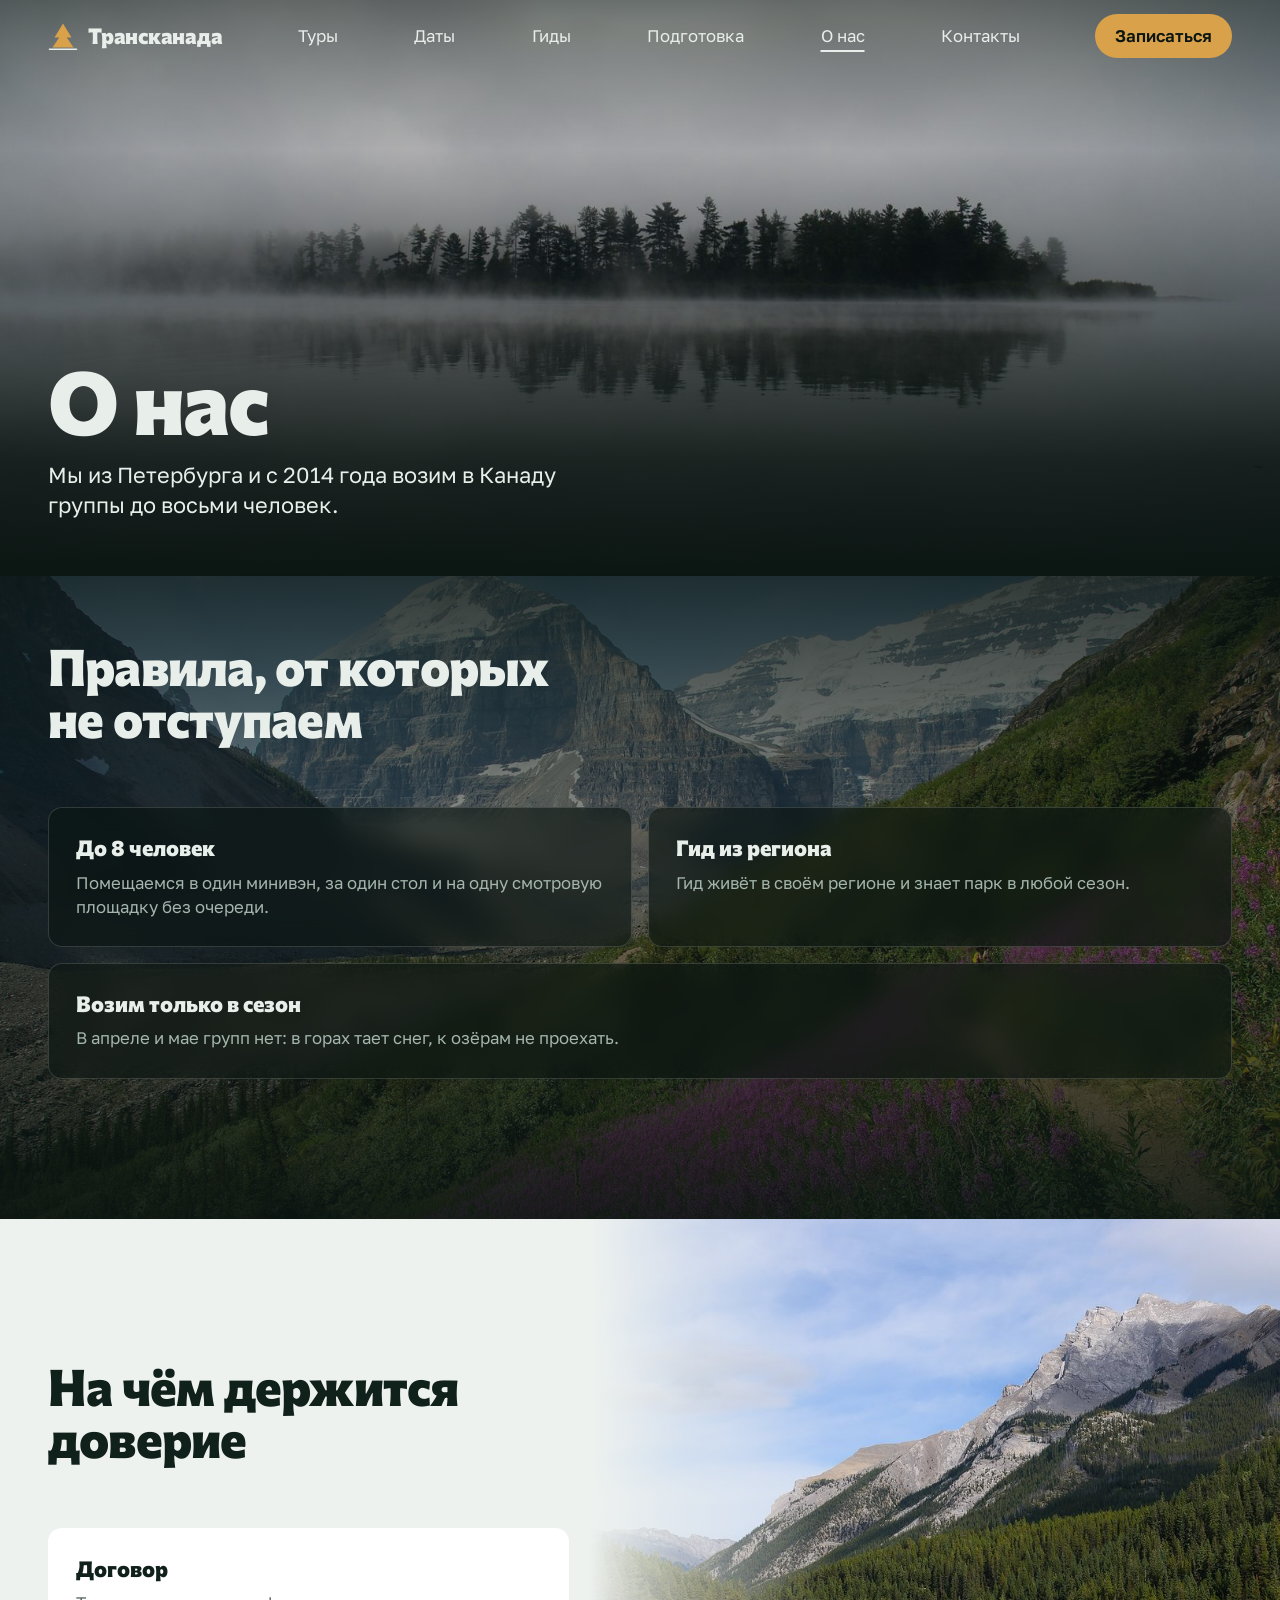
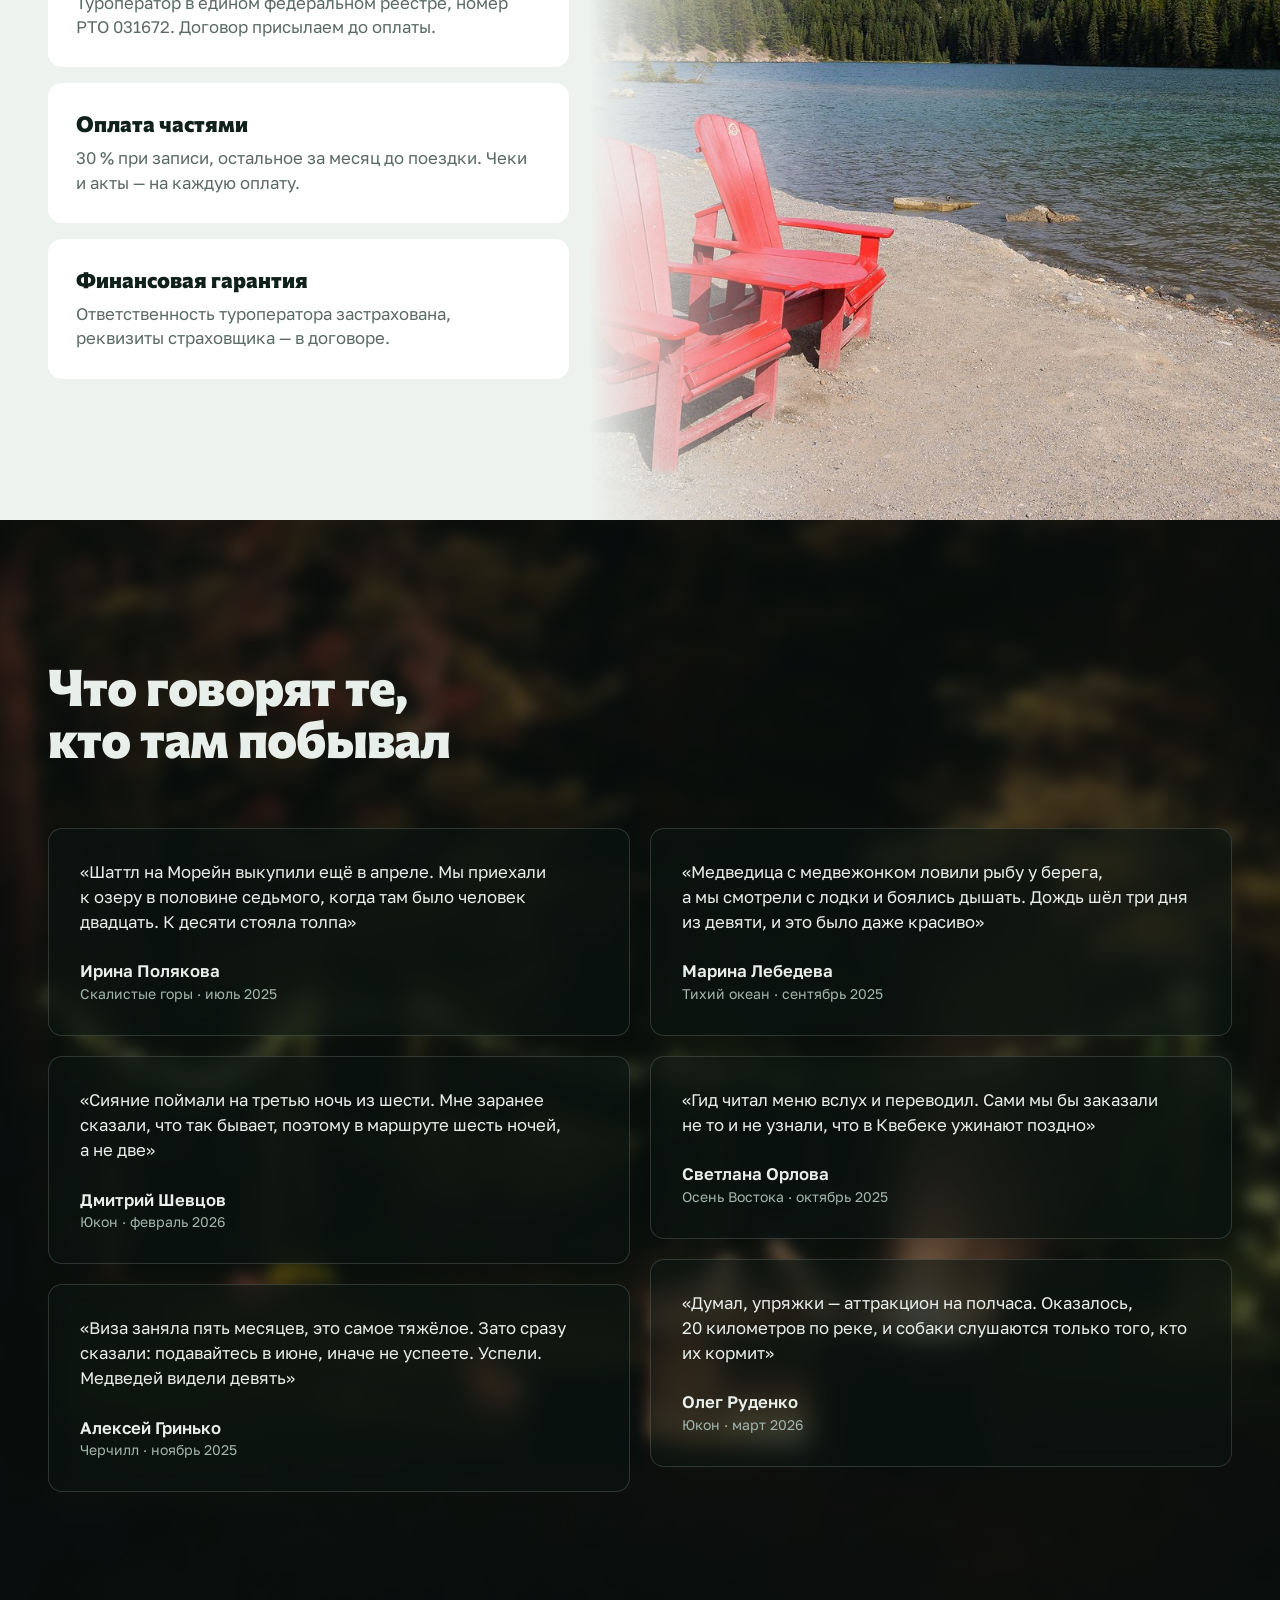
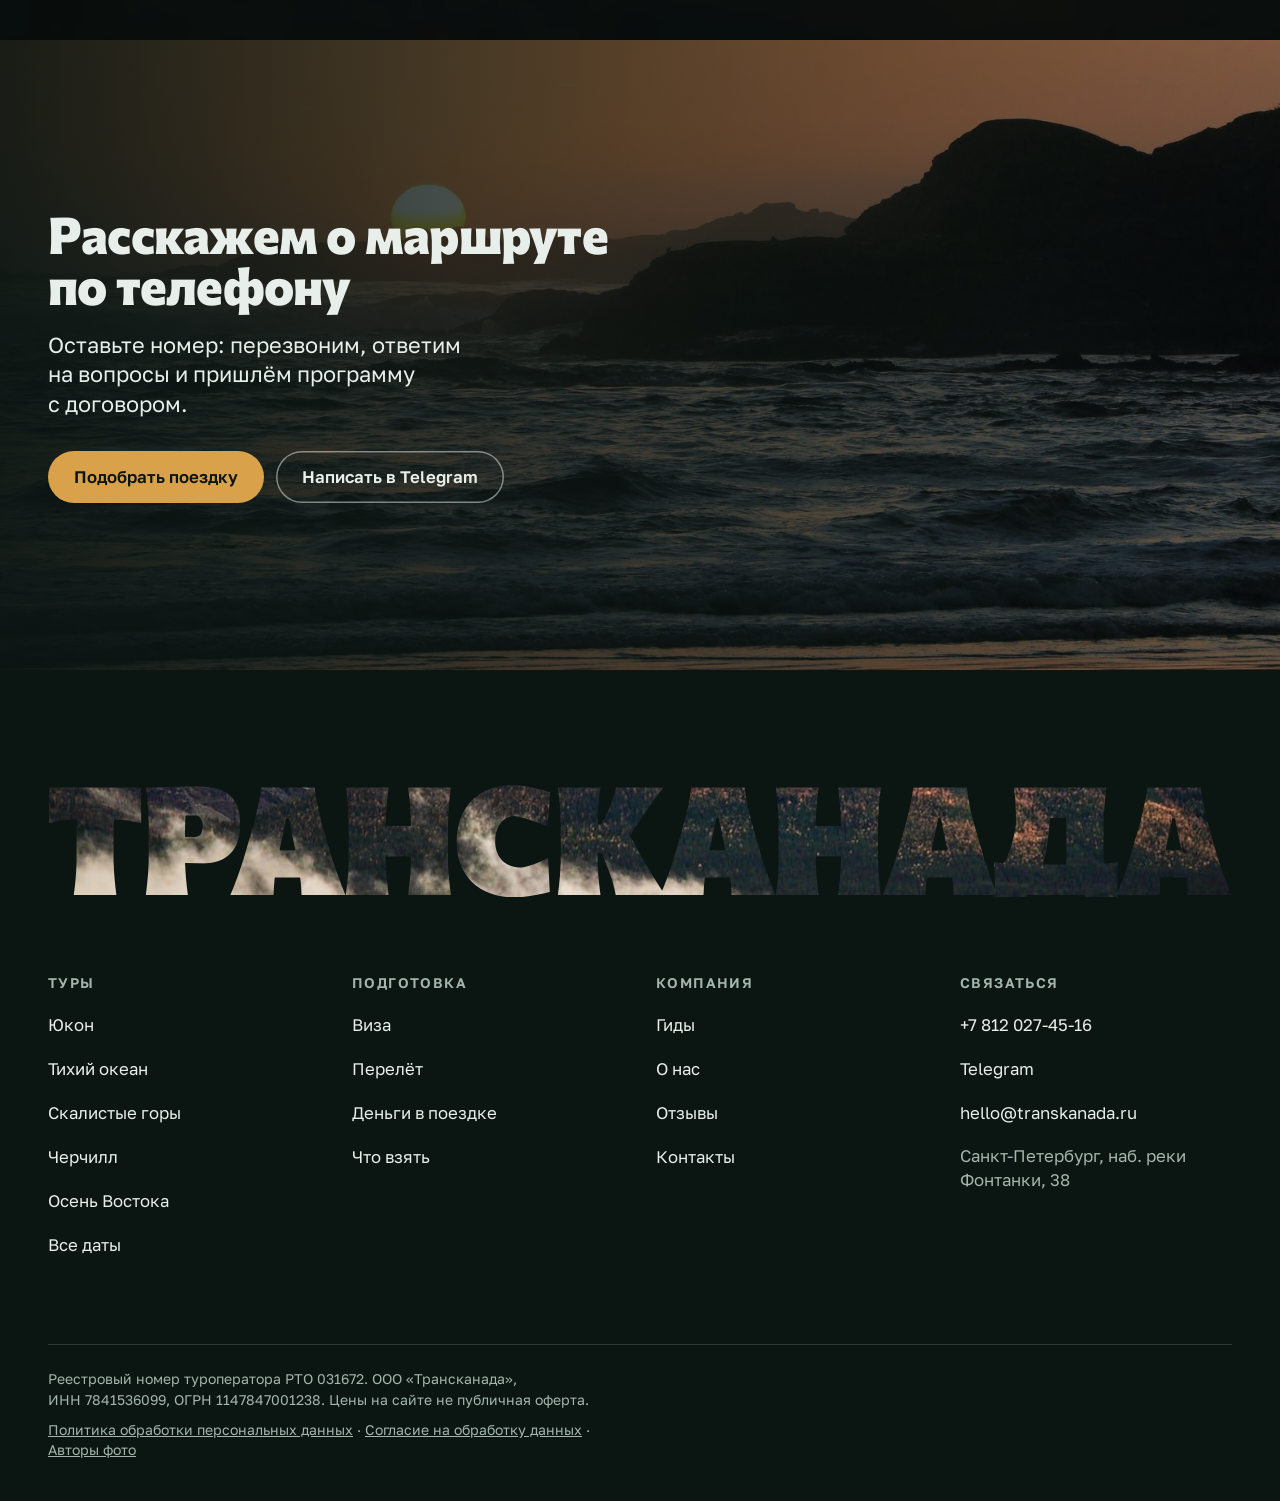
<file: about.html>
<!doctype html>
<html lang="ru">
<head>
<meta charset="utf-8">
<meta name="viewport" content="width=device-width, initial-scale=1">
<title>О&nbsp;нас и&nbsp;отзывы&nbsp;— Трансканада</title>
<meta name="description" content="Туроператор из Петербурга: группы до 8 человек, гиды из регионов, договор до оплаты. Отзывы путешественников о поездках по Канаде.">
<meta name="theme-color" content="#0B1512">
<meta name="robots" content="noindex">
<meta property="og:type" content="website">
<meta property="og:locale" content="ru_RU">
<meta property="og:title" content="О нас и отзывы — Трансканада">
<meta property="og:description" content="Туроператор из Петербурга: группы до 8 человек, гиды из регионов, договор до оплаты. Отзывы путешественников о поездках по Канаде.">
<meta property="og:image" content="https://artemkaaaaa3-sketch.github.io/transkanada/img/east-travers-mist.jpg">
<link rel="icon" href="data:image/svg+xml,%3Csvg xmlns='http://www.w3.org/2000/svg' viewBox='0 0 32 32'%3E%3Crect width='32' height='32' rx='7' fill='%230B1512'/%3E%3Cpath d='M16 5 23 17h-4l5.5 9h-17L13 17H9z' fill='%23D9A24A'/%3E%3C/svg%3E">
<link rel="stylesheet" href="css/site.css?v=1b63351a">
</head>
<body>
<a class="skip" href="#main">К&nbsp;содержанию</a>
<header class="head" id="head">
  <div class="head__in">
    <a class="logo" href="index.html" aria-label="Трансканада, на главную"><svg viewBox="0 0 30 30" aria-hidden="true" focusable="false"><path d="M15 2.5 23.5 16.5H18.8L25.5 26.5H4.5L11.2 16.5H6.5Z" fill="#D9A24A"/><path d="M1.5 28.2H28.5" stroke="#E8EEEA" stroke-width="1.6" stroke-linecap="round"/></svg><span>Трансканада</span></a>
    <div class="head__menu" id="headMenu">
      <nav class="nav" aria-label="Разделы сайта"><a href="tours.html">Туры</a><a href="tours.html#dates">Даты</a><a href="guides.html">Гиды</a><a href="prepare.html">Подготовка</a><a href="about.html" aria-current="page">О&nbsp;нас</a><a href="contacts.html">Контакты</a></nav>
      <div class="head__act">
        <a class="head__tel" href="tel:+78120274516">+7&nbsp;812&nbsp;027-45-16</a>
        <button class="btn btn--gold" type="button" data-book>Записаться</button>
      </div>
    </div>
    <button class="burger" id="burger" type="button" aria-expanded="false" aria-controls="headMenu" aria-label="Меню"><i></i></button>
  </div>
</header>
<main id="main">

<section class="phero">
  <div class="phero__media"><img src="img/east-travers-mist.jpg?v=f318861c" srcset="img/east-travers-mist-sm.jpg?v=c16c9693 720w, img/east-travers-mist-md.jpg?v=da375658 1600w, img/east-travers-mist.jpg?v=f318861c 2560w" sizes="(orientation: portrait) 1280px, 100vw" alt="Остров с елями в утреннем тумане на озере Траверс" width="2560" height="1920" decoding="async"></div>
  <div class="phero__in wrap">
    <h1 class="phero__h1">О&nbsp;нас</h1>
    <p class="phero__lead">Мы&nbsp;из&nbsp;Петербурга и&nbsp;с&nbsp;2014&nbsp;года возим в&nbsp;Канаду группы до&nbsp;восьми&nbsp;человек.</p>
  </div>
</section>

<section class="sec sec--photo" id="rules">
  <div class="sec__photo" aria-hidden="true"><img src="img/about-rules.jpg?v=99f8ab76" srcset="img/about-rules-sm.jpg?v=c216e036 720w, img/about-rules-md.jpg?v=ee72ba2b 1600w, img/about-rules.jpg?v=99f8ab76 2560w" sizes="(orientation: portrait) 1280px, 100vw" alt="" width="2560" height="1707" loading="lazy" decoding="async"></div>
  <div class="wrap">
    <div class="sec__head"><h2 class="h2">Правила, от&nbsp;которых не&nbsp;отступаем</h2></div>
    <ul class="cards3"><li class="card"><h3 class="card__h">До&nbsp;8&nbsp;человек</h3><p>Помещаемся в&nbsp;один минивэн, за&nbsp;один стол и&nbsp;на&nbsp;одну смотровую площадку без&nbsp;очереди.</p></li><li class="card"><h3 class="card__h">Гид из&nbsp;региона</h3><p>Гид живёт в&nbsp;своём регионе и&nbsp;знает парк в&nbsp;любой&nbsp;сезон.</p></li><li class="card"><h3 class="card__h">Возим только в&nbsp;сезон</h3><p>В&nbsp;апреле и&nbsp;мае групп нет: в&nbsp;горах тает снег, к&nbsp;озёрам не&nbsp;проехать.</p></li></ul>
  </div>
</section>

<section class="sec light sec--side" id="docs">
  <div class="side__pic" aria-hidden="true"><img src="img/about-docs.jpg?v=3e22cc2a" srcset="img/about-docs-sm.jpg?v=0672a6ed 720w, img/about-docs-md.jpg?v=7cacac49 1600w, img/about-docs.jpg?v=3e22cc2a 2560w" sizes="(max-width: 900px) 100vw, 70vw" alt="" width="2560" height="1829" loading="lazy" decoding="async"></div>
  <div class="wrap">
    <div class="sec__head"><h2 class="h2">На&nbsp;чём держится доверие</h2></div>
    <ul class="cards3"><li class="card"><h3 class="card__h">Договор</h3><p>Туроператор в&nbsp;едином федеральном реестре, номер РТО&nbsp;031672. Договор присылаем до&nbsp;оплаты.</p></li><li class="card"><h3 class="card__h">Оплата частями</h3><p>30&nbsp;% при&nbsp;записи, остальное за&nbsp;месяц до&nbsp;поездки. Чеки и&nbsp;акты&nbsp;— на&nbsp;каждую&nbsp;оплату.</p></li><li class="card"><h3 class="card__h">Финансовая гарантия</h3><p>Ответственность туроператора застрахована, реквизиты страховщика&nbsp;— в&nbsp;договоре.</p></li></ul>
  </div>
</section>

<section class="sec revs" id="reviews">
  <div class="revs__bg" aria-hidden="true"><img src="img/about-reviews.jpg?v=e19a4583" srcset="img/about-reviews-sm.jpg?v=0b5c85ae 720w, img/about-reviews.jpg?v=e19a4583 1280w" sizes="50vw" alt="" width="1280" height="831" loading="lazy" decoding="async"></div>
  <div class="wrap">
    <div class="sec__head"><h2 class="h2">Что говорят те, кто там&nbsp;побывал</h2></div>
    <ul class="rgrid"><li class="rcard"><blockquote><p>«Шаттл на&nbsp;Морейн выкупили ещё&nbsp;в&nbsp;апреле. Мы&nbsp;приехали к&nbsp;озеру в&nbsp;половине седьмого, когда&nbsp;там&nbsp;было человек двадцать. К&nbsp;десяти стояла&nbsp;толпа»</p></blockquote><div class="rcard__who"><p><b>Ирина Полякова</b><span>Скалистые горы · июль 2025</span></p></div></li><li class="rcard"><blockquote><p>«Сияние поймали на&nbsp;третью ночь из&nbsp;шести. Мне заранее сказали, что так&nbsp;бывает, поэтому в&nbsp;маршруте шесть ночей, а&nbsp;не&nbsp;две»</p></blockquote><div class="rcard__who"><p><b>Дмитрий Шевцов</b><span>Юкон · февраль 2026</span></p></div></li><li class="rcard"><blockquote><p>«Виза заняла пять месяцев, это&nbsp;самое тяжёлое. Зато сразу сказали: подавайтесь в&nbsp;июне, иначе не&nbsp;успеете. Успели. Медведей видели&nbsp;девять»</p></blockquote><div class="rcard__who"><p><b>Алексей Гринько</b><span>Черчилл · ноябрь 2025</span></p></div></li><li class="rcard"><blockquote><p>«Медведица с&nbsp;медвежонком ловили рыбу у&nbsp;берега, а&nbsp;мы&nbsp;смотрели с&nbsp;лодки и&nbsp;боялись дышать. Дождь шёл три дня из&nbsp;девяти, и&nbsp;это&nbsp;было даже&nbsp;красиво»</p></blockquote><div class="rcard__who"><p><b>Марина Лебедева</b><span>Тихий океан · сентябрь 2025</span></p></div></li><li class="rcard"><blockquote><p>«Гид читал меню вслух и&nbsp;переводил. Сами мы&nbsp;бы&nbsp;заказали не&nbsp;то&nbsp;и&nbsp;не&nbsp;узнали, что в&nbsp;Квебеке ужинают&nbsp;поздно»</p></blockquote><div class="rcard__who"><p><b>Светлана Орлова</b><span>Осень Востока · октябрь 2025</span></p></div></li><li class="rcard"><blockquote><p>«Думал, упряжки&nbsp;— аттракцион на&nbsp;полчаса. Оказалось, 20&nbsp;километров по&nbsp;реке, и&nbsp;собаки слушаются только того, кто их&nbsp;кормит»</p></blockquote><div class="rcard__who"><p><b>Олег Руденко</b><span>Юкон · март 2026</span></p></div></li></ul>
  </div>
</section>

<section class="sec cta" id="ask">
  <div class="cta__bg"><img src="img/pacific-cox-bay-sunset.jpg?v=a4e7dc33" srcset="img/pacific-cox-bay-sunset-sm.jpg?v=5f0e421f 720w, img/pacific-cox-bay-sunset-md.jpg?v=b317ade9 1600w, img/pacific-cox-bay-sunset.jpg?v=a4e7dc33 2560w" sizes="(orientation: portrait) 1280px, 100vw" alt="Закат над бухтой Кокс у Тофино" width="2560" height="1800" loading="lazy" decoding="async"></div>
  <div class="wrap">
    <h2 class="h2">Расскажем о&nbsp;маршруте по&nbsp;телефону</h2>
    <p class="cta__lead">Оставьте номер: перезвоним, ответим на&nbsp;вопросы и&nbsp;пришлём программу с&nbsp;договором.</p>
    <div class="cta__btns"><button class="btn btn--gold" type="button" data-book>Подобрать поездку</button><a class="btn btn--ghost" href="https://t.me/transkanada">Написать в&nbsp;Telegram</a></div>
  </div>
</section>

</main>
<footer class="foot">
  <div class="wrap foot__fit" aria-hidden="true"><p class="foot__word">Трансканада</p></div>
  <div class="wrap">
    <div class="foot__grid">
      <div class="foot__col"><p class="foot__h">Туры</p><ul><li><a href="yukon.html">Юкон</a></li><li><a href="pacific.html">Тихий океан</a></li><li><a href="rockies.html">Скалистые горы</a></li><li><a href="churchill.html">Черчилл</a></li><li><a href="east.html">Осень Востока</a></li><li><a href="tours.html#dates">Все&nbsp;даты</a></li></ul></div>
      <div class="foot__col"><p class="foot__h">Подготовка</p><ul><li><a href="prepare.html#visa">Виза</a></li><li><a href="prepare.html#flight">Перелёт</a></li><li><a href="prepare.html#money">Деньги в&nbsp;поездке</a></li><li><a href="prepare.html#pack">Что взять</a></li></ul></div>
      <div class="foot__col"><p class="foot__h">Компания</p><ul><li><a href="guides.html">Гиды</a></li><li><a href="about.html">О&nbsp;нас</a></li><li><a href="about.html#reviews">Отзывы</a></li><li><a href="contacts.html">Контакты</a></li></ul></div>
      <div class="foot__col"><p class="foot__h">Связаться</p><ul><li><a href="tel:+78120274516">+7&nbsp;812&nbsp;027-45-16</a></li><li><a href="https://t.me/transkanada">Telegram</a></li><li><a href="mailto:hello@transkanada.ru">hello@transkanada.ru</a></li><li><p class="foot__note"><span class="nw">Санкт-Петербург</span>, наб. реки Фонтанки,&nbsp;38</p></li></ul></div>
    </div>
    <div class="foot__legal">
      <p>Реестровый номер туроператора РТО&nbsp;031672. ООО «Трансканада», ИНН&nbsp;7841536099, ОГРН&nbsp;1147847001238. Цены на&nbsp;сайте не&nbsp;публичная&nbsp;оферта.</p>
      <p><a href="policy.html">Политика обработки персональных данных</a> · <a href="soglasie.html">Согласие на&nbsp;обработку данных</a> · <a href="credits.html">Авторы фото</a></p>
    </div>
  </div>
</footer>
<button class="btn btn--gold dock" id="dock" type="button" data-book>Записаться на&nbsp;поездку</button>
<dialog class="book" id="book" aria-labelledby="bookT">
  <form class="book__form" id="bookForm" novalidate>
    <div class="book__head"><h2 class="book__t" id="bookT">Заявка на&nbsp;поездку</h2><button class="book__x" type="button" id="bookClose" aria-label="Закрыть">×</button></div>
    <div class="book__guide" id="bookGuide" hidden><img class="face" src="img/gface-anton.jpg?v=ec9416df" alt="" width="44" height="44"><p><b></b><span></span></p></div>
    <label class="fld"><span>Тур</span><select id="bTour" name="tour"><option value="">Пока не&nbsp;выбрал</option><option value="yukon">Юкон: сияние над&nbsp;Уайтхорсом</option><option value="pacific">Тихий океан: Ванкувер и&nbsp;остров</option><option value="rockies">Скалистые горы: Банф и&nbsp;Джаспер</option><option value="churchill">Черчилл: белые медведи</option><option value="east">Осень Востока: Квебек и&nbsp;Онтарио</option></select></label>
    <label class="fld"><span>Даты</span><select id="bDate" name="date"><option value="">Пока не&nbsp;знаю</option></select></label>
    <div class="fld2"><label class="fld"><span>Имя</span><input id="bName" name="name" autocomplete="name"></label><label class="fld"><span>Телефон или&nbsp;Telegram</span><input id="bTel" name="tel" autocomplete="tel"></label></div>
    <label class="check"><input type="checkbox" id="bAgree" name="agree"><span>Даю <a href="soglasie.html">согласие на&nbsp;обработку персональных данных</a> и&nbsp;принимаю <a href="policy.html">политику</a></span></label>
    <p class="err" id="bErr" role="alert"></p>
    <button class="btn btn--gold" type="submit">Отправить заявку</button>
  </form>
  <div class="book__ok" id="bOk" hidden><h2 class="book__t">Заявка отправлена</h2><p id="bOkText"></p><button class="btn btn--ghost" type="button" id="bOkClose">Хорошо</button></div>
</dialog>
<script type="application/json" id="siteData">{"tours": [{"id": "yukon", "name": "Юкон: сияние над Уайтхорсом", "short": "Юкон", "url": "yukon.html", "guide": "olga", "img": "img/yukon-aurora-hills-sm.jpg?v=ab0915cd"}, {"id": "pacific", "name": "Тихий океан: Ванкувер и остров", "short": "Тихий океан", "url": "pacific.html", "guide": "denis", "img": "img/pacific-whale-sm.jpg?v=2de5a5c5"}, {"id": "rockies", "name": "Скалистые горы: Банф и Джаспер", "short": "Скалистые горы", "url": "rockies.html", "guide": "anton", "img": "img/rockies-red-canoe-sm.jpg?v=2f1cbc4d"}, {"id": "churchill", "name": "Черчилл: белые медведи", "short": "Черчилл", "url": "churchill.html", "guide": "vera", "img": "img/churchill-bear-sm.jpg?v=c03cec2d"}, {"id": "east", "name": "Осень Востока: Квебек и Онтарио", "short": "Осень Востока", "url": "east.html", "guide": "pavel", "img": "img/east-lookout-sm.jpg?v=514ce690"}], "guides": {"olga": {"name": "Ольга Ремизова", "face": "img/gface-olga.jpg?v=090b1ecd"}, "denis": {"name": "Денис Корнеев", "face": "img/gface-denis.jpg?v=be133bcd"}, "anton": {"name": "Антон Мельник", "face": "img/gface-anton.jpg?v=ec9416df"}, "vera": {"name": "Вера Ланская", "face": "img/gface-vera.jpg?v=3350e805"}, "pavel": {"name": "Павел Дорн", "face": "img/gface-pavel.jpg?v=e9899c7d"}}, "dates": [{"id": "yukon-0218", "tour": "yukon", "when": "18–24 февраля 2027", "months": [1]}, {"id": "yukon-0315", "tour": "yukon", "when": "15–21 марта 2027", "months": [2]}, {"id": "pacific-0605", "tour": "pacific", "when": "5–13 июня 2027", "months": [5]}, {"id": "rockies-0703", "tour": "rockies", "when": "3–12 июля 2027", "months": [6]}, {"id": "rockies-0814", "tour": "rockies", "when": "14–23 августа 2027", "months": [7]}, {"id": "pacific-0911", "tour": "pacific", "when": "11–19 сентября 2027", "months": [8]}, {"id": "east-0926", "tour": "east", "when": "26 сентября – 3 октября 2027", "months": [8, 9]}, {"id": "churchill-1102", "tour": "churchill", "when": "2–7 ноября 2027", "months": [10]}], "months": [{"name": "Январь", "note": "Самые длинные ночи и самые сильные морозы на Юконе.", "empty": "Групп в январе нет: при минус сорока ночные выезды отменяют через раз. Ближайший заезд — 18 февраля, Юкон."}, {"name": "Февраль", "note": "Лучшее время для сияния: длинные ночи и ясное небо над Юконом.", "empty": ""}, {"name": "Март", "note": "Последние недели сияния и упряжки по плотному снегу.", "empty": ""}, {"name": "Апрель", "note": "Межсезон: в горах тает, к озёрам не проехать.", "empty": "В апреле групп нет. Если свободны только сейчас, у Тофино идут серые киты: соберём частную поездку на остров Ванкувер."}, {"name": "Май", "note": "Горные озёра ещё подо льдом.", "empty": "Групп нет: сезон на острове Ванкувер мы начинаем в июне. Ближайший заезд — 5 июня, Тихий океан."}, {"name": "Июнь", "note": "Горбачи у острова Ванкувер и долгие светлые вечера.", "empty": ""}, {"name": "Июль", "note": "Озёра Скалистых гор оттаяли, тропы открыты.", "empty": ""}, {"name": "Август", "note": "Тёплые дни в горах и звёзды над Джаспером.", "empty": ""}, {"name": "Сентябрь", "note": "Лосось идёт в реки, клёны краснеют на Востоке.", "empty": ""}, {"name": "Октябрь", "note": "Пик цвета в Квебеке до середины месяца.", "empty": ""}, {"name": "Ноябрь", "note": "Белые медведи ждут льда у Гудзонова залива.", "empty": ""}, {"name": "Декабрь", "note": "Короткий день и праздничные цены на билеты.", "empty": "В декабре групп нет: перелёт на праздники стоит вдвое дороже. Ближайший заезд — 18 февраля, Юкон."}]}</script>
<script src="js/site.js?v=cdd955bd"></script>
</body>
</html>
</file>
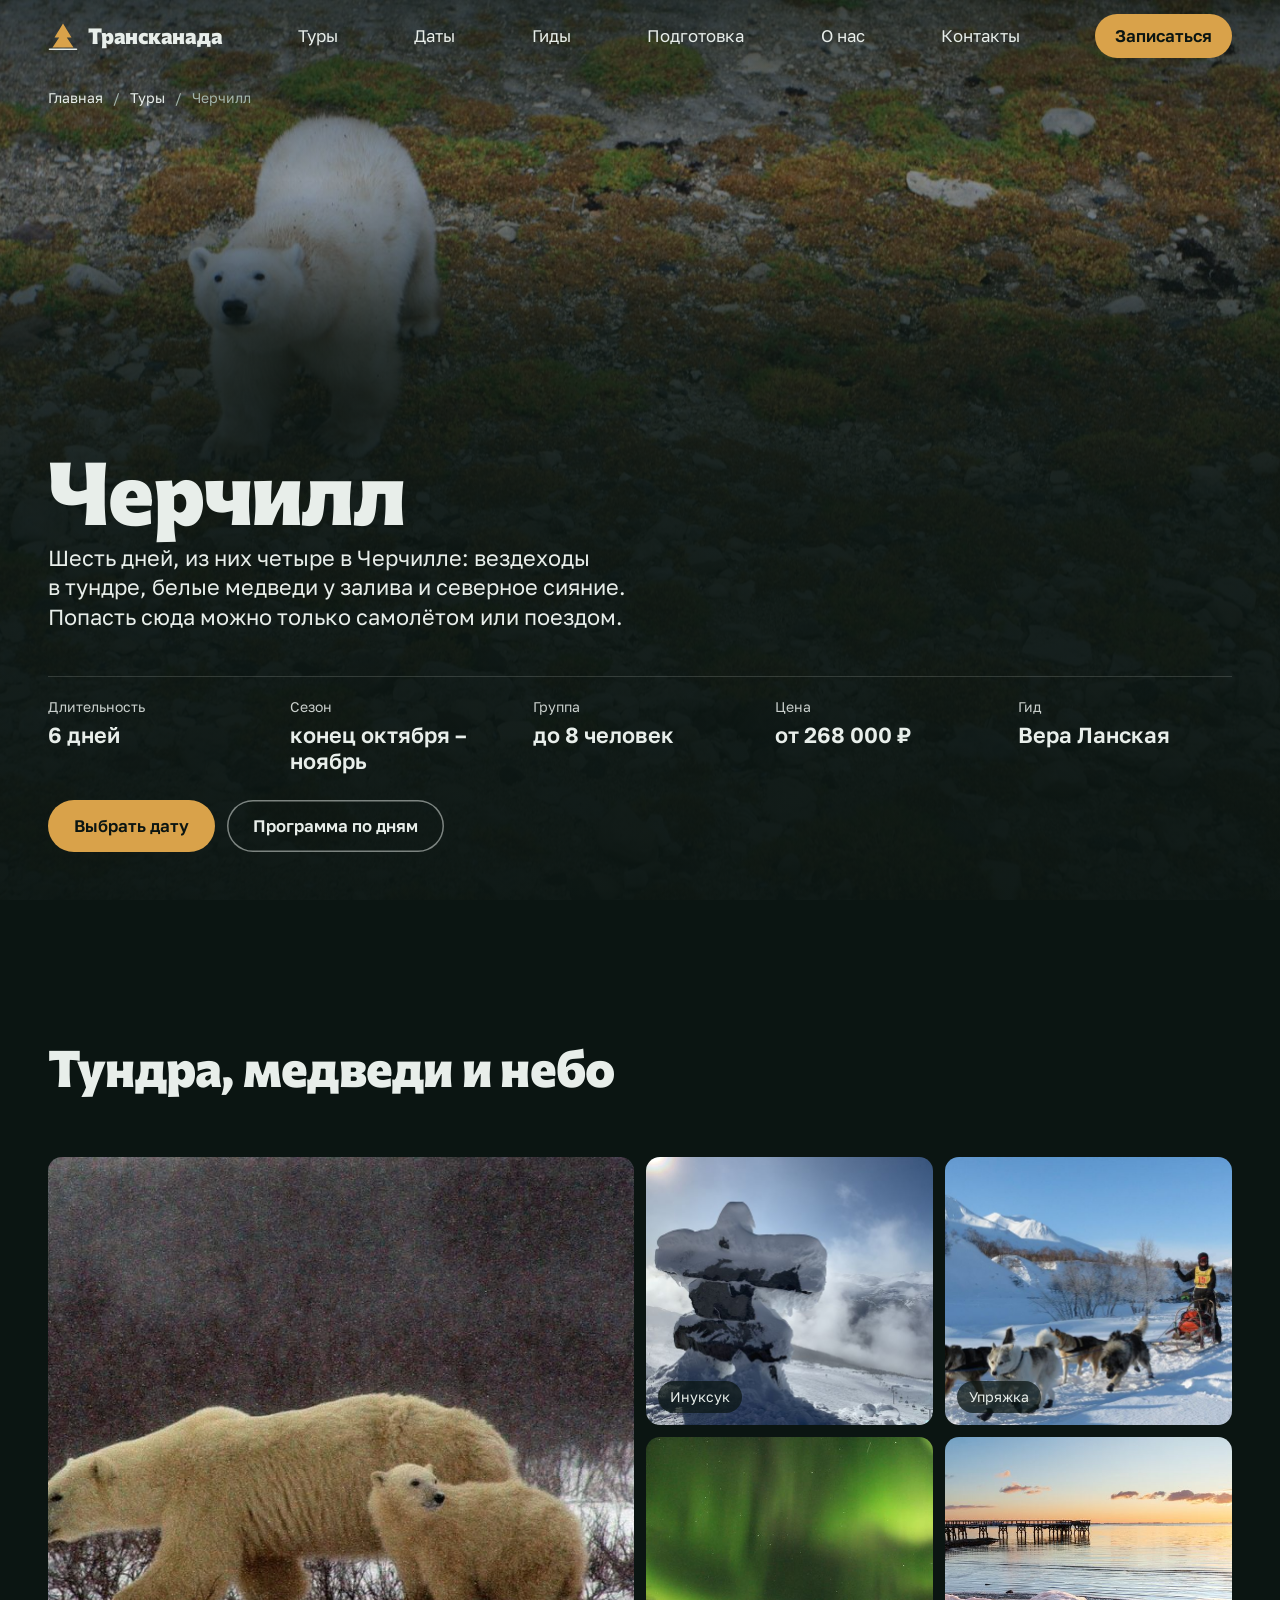
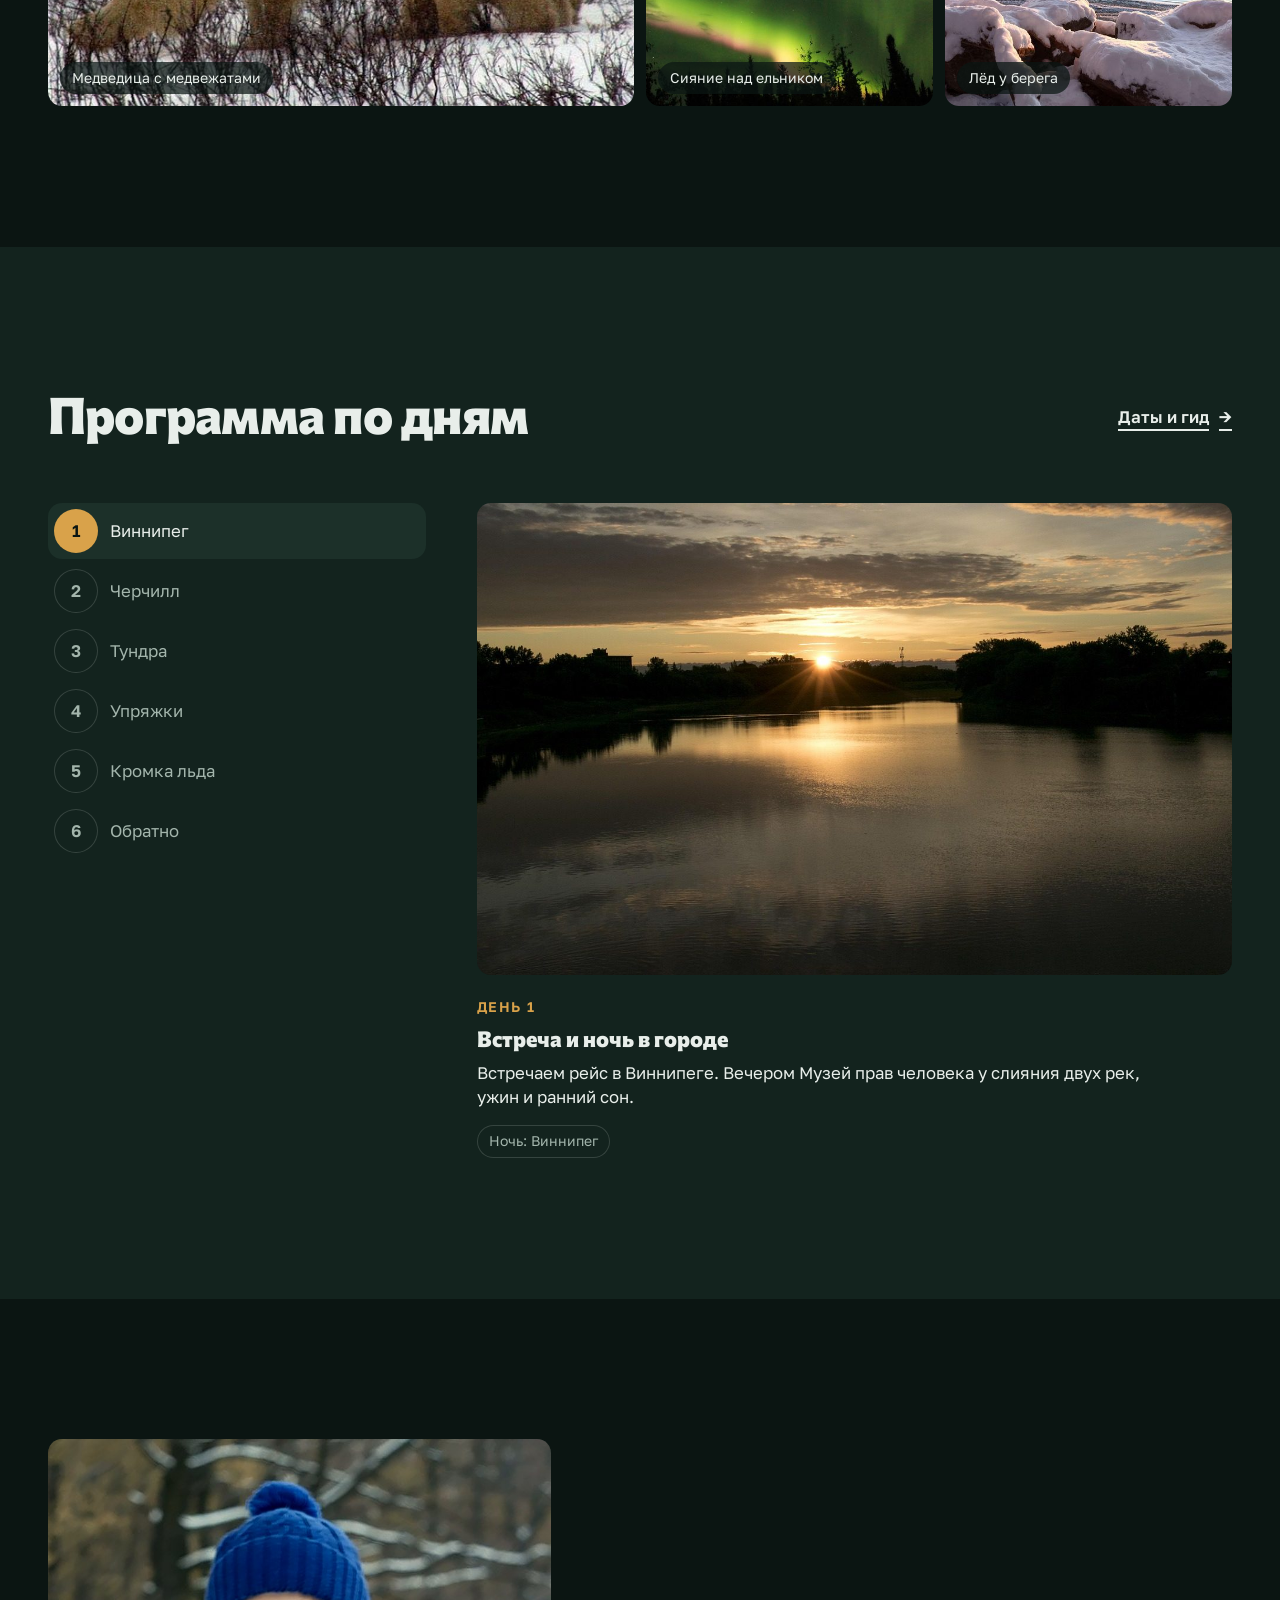
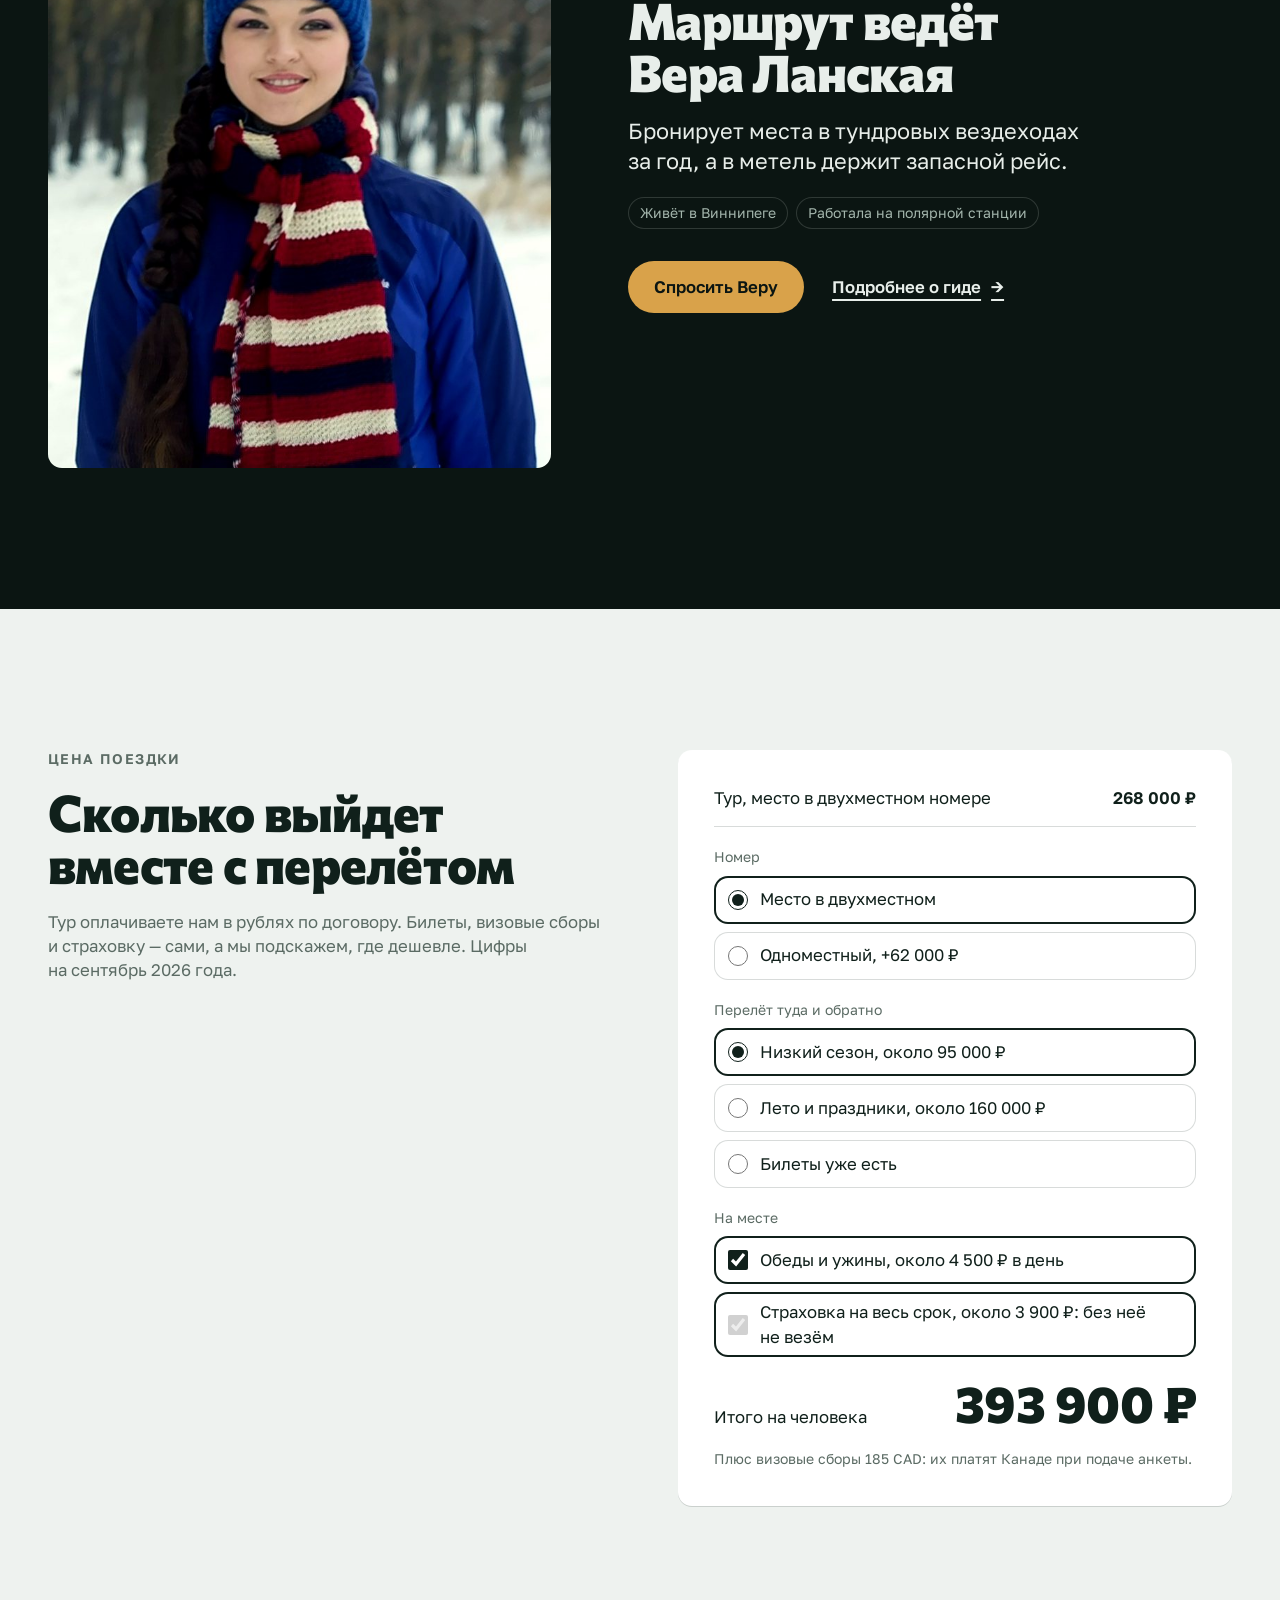
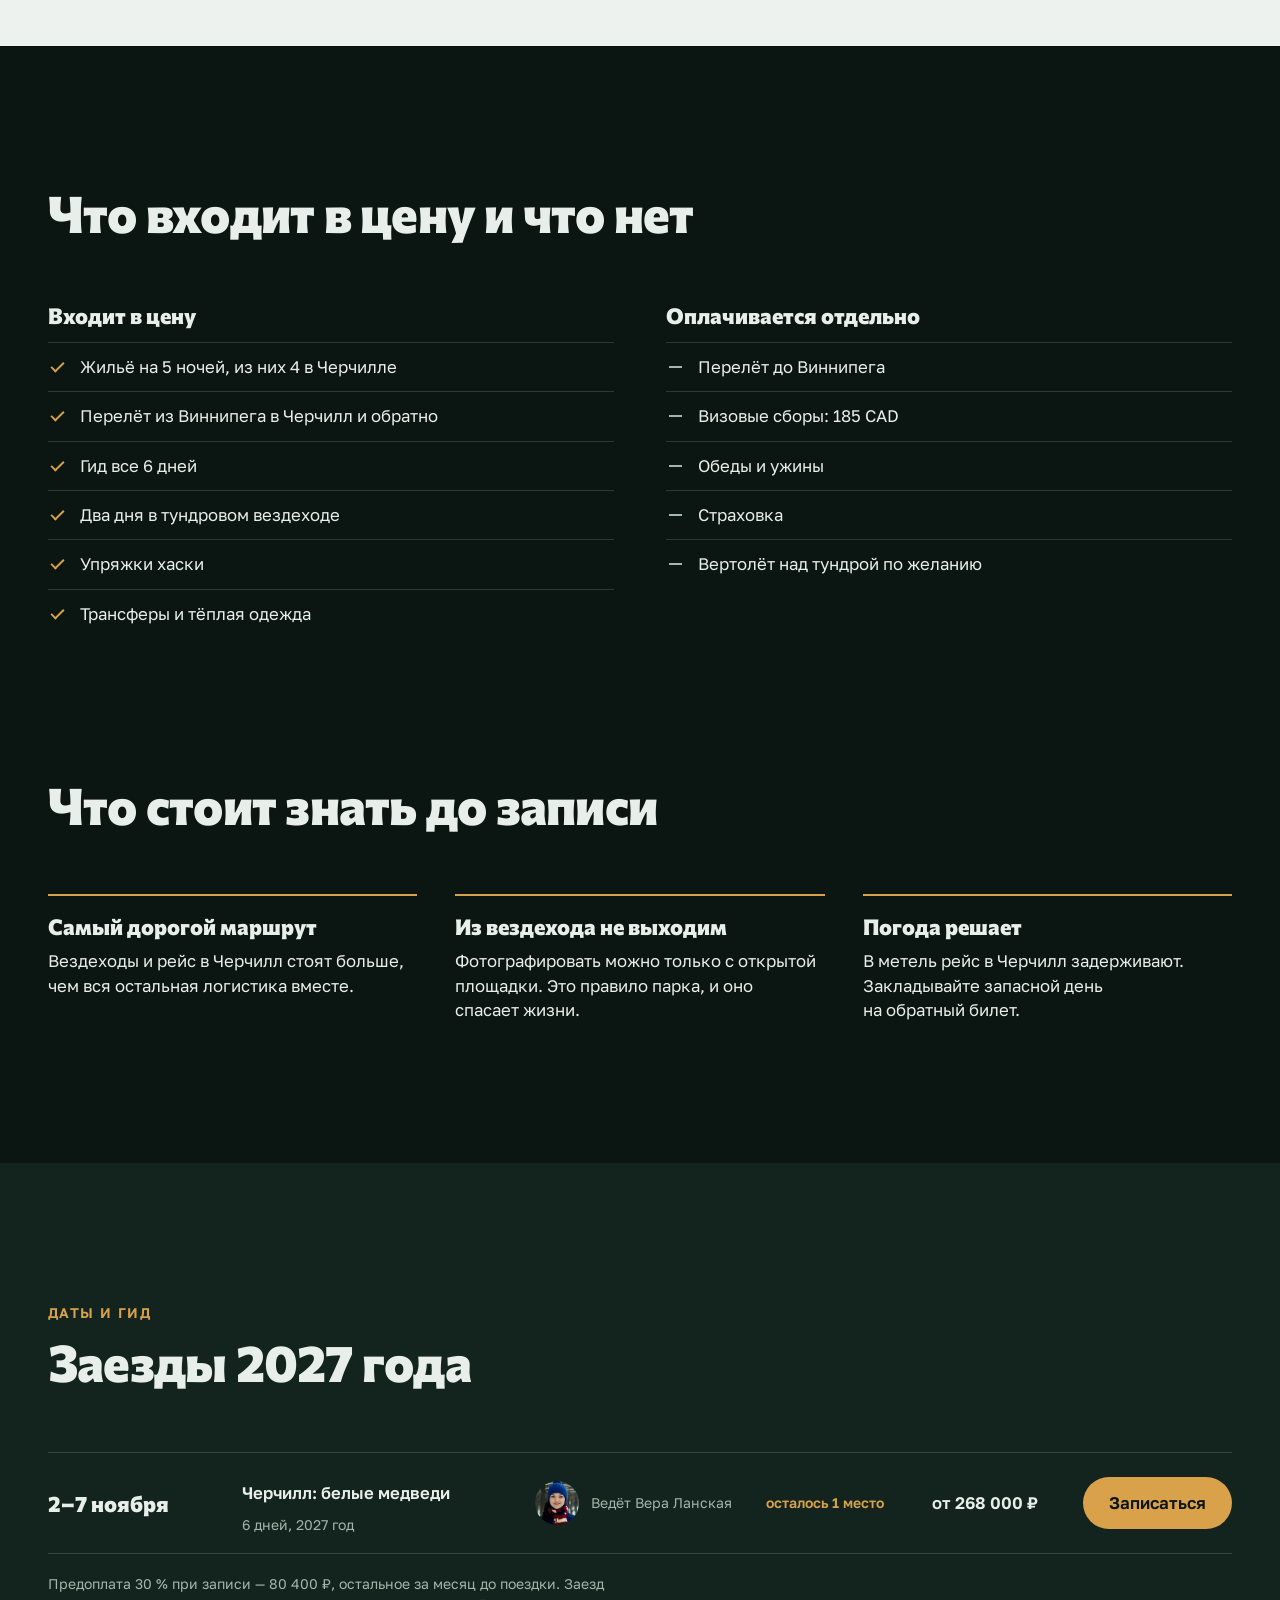
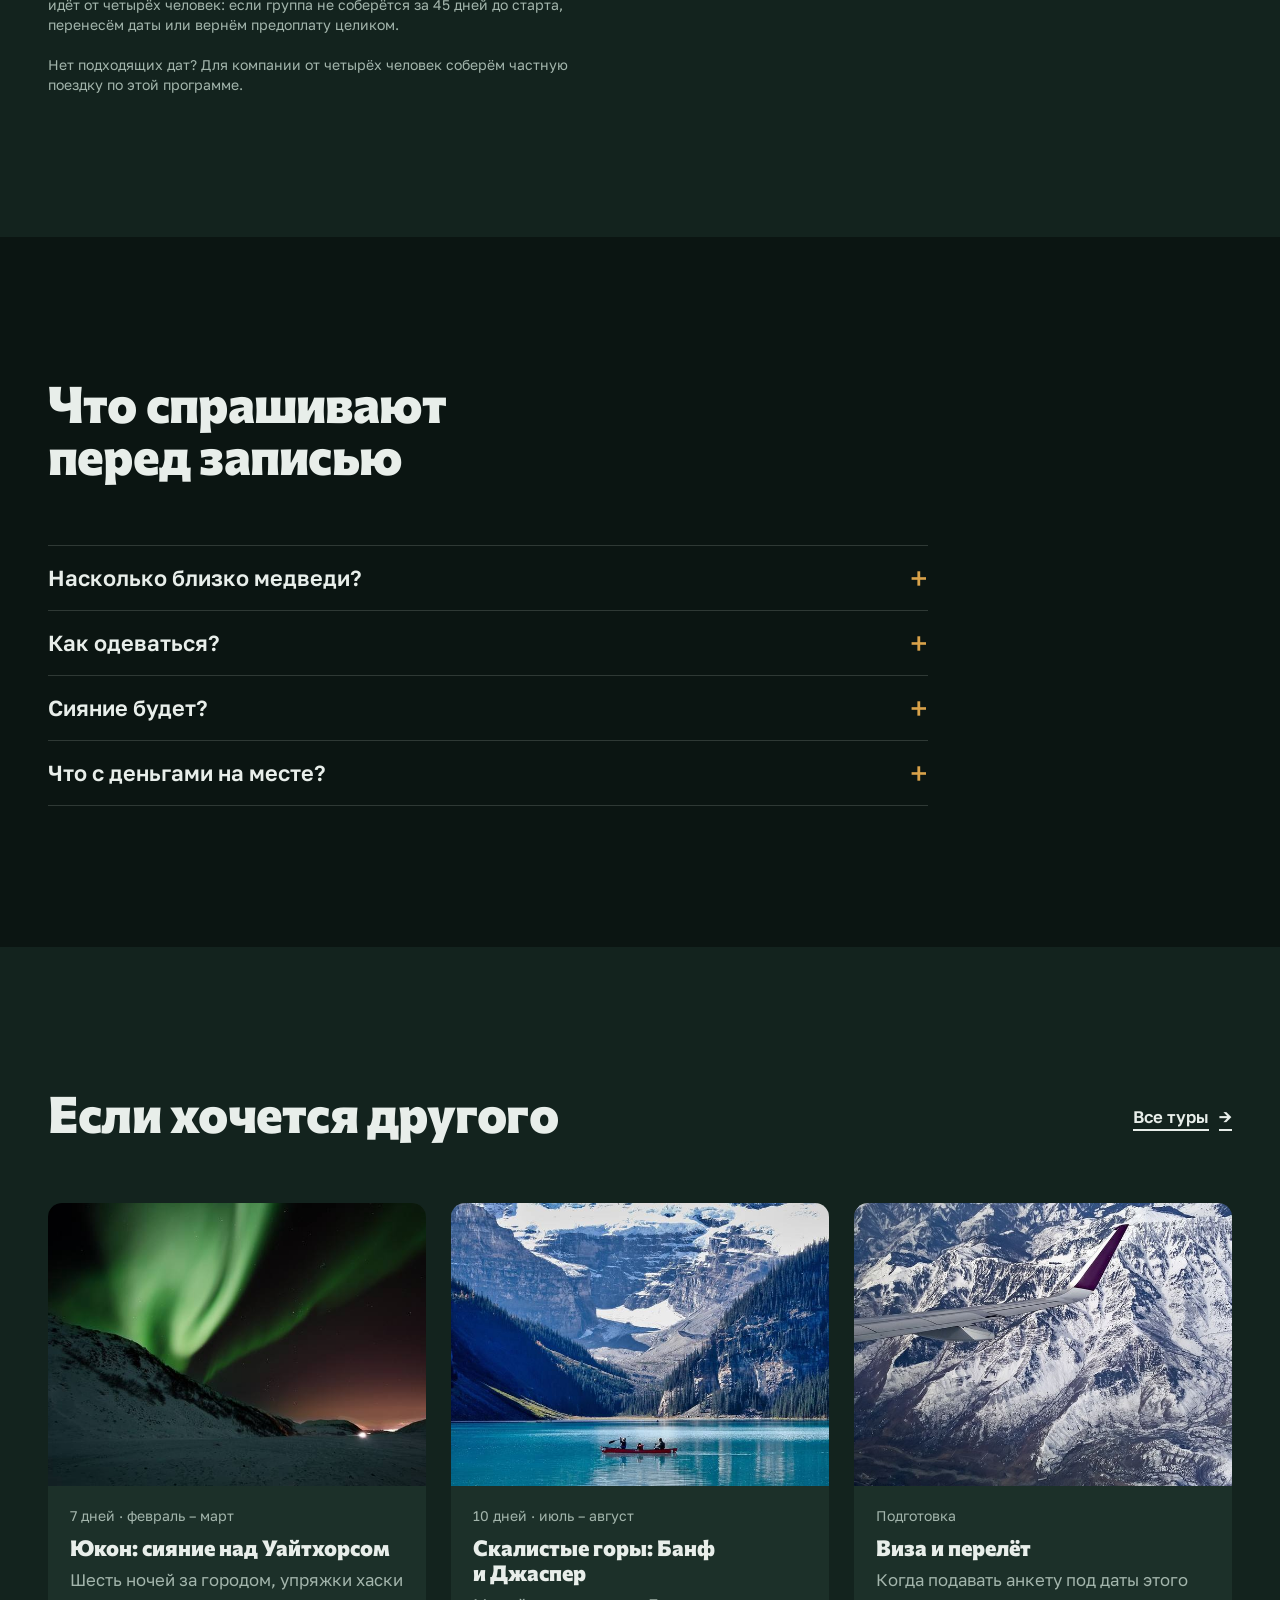
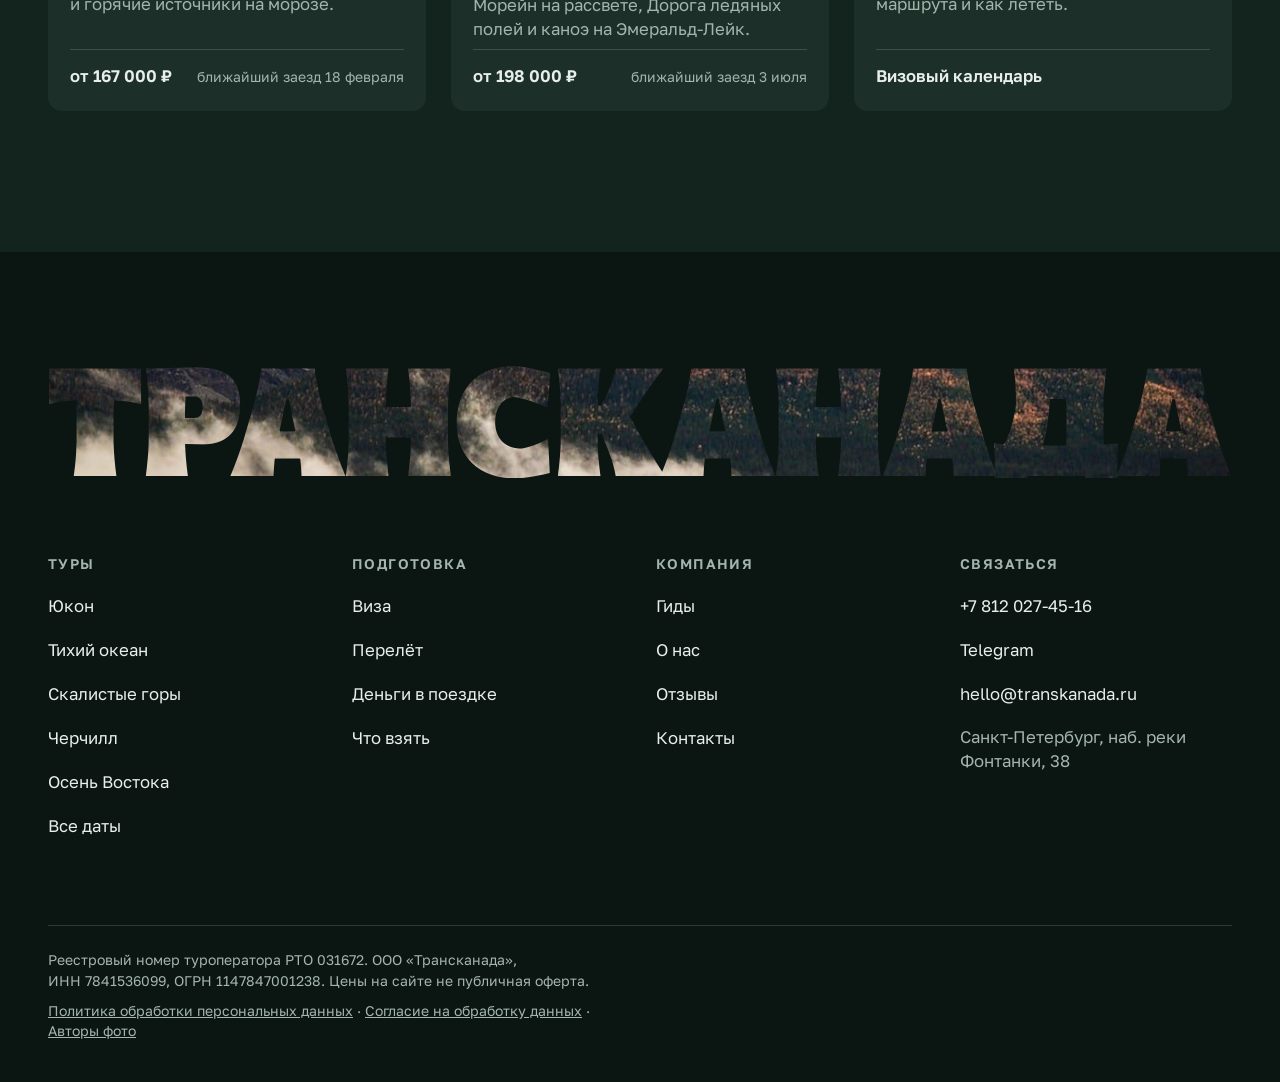
<file: churchill.html>
<!doctype html>
<html lang="ru">
<head>
<meta charset="utf-8">
<meta name="viewport" content="width=device-width, initial-scale=1">
<title>Черчилл: белые медведи, 6&nbsp;дней&nbsp;— Трансканада</title>
<meta name="description" content="Шесть дней, из них четыре в Черчилле: вездеходы в тундре, белые медведи у залива и северное сияние. Попасть сюда можно только самолётом или поездом. Группа до 8 человек, гид Вера Ланская, от 268 000 ₽.">
<meta name="theme-color" content="#0B1512">
<meta name="robots" content="noindex">
<meta property="og:type" content="website">
<meta property="og:locale" content="ru_RU">
<meta property="og:title" content="Черчилл: белые медведи, 6 дней — Трансканада">
<meta property="og:description" content="Шесть дней, из них четыре в Черчилле: вездеходы в тундре, белые медведи у залива и северное сияние. Попасть сюда можно только самолётом или поездом. Группа до 8 человек, гид Вера Ланская, от 268 000 ₽.">
<meta property="og:image" content="https://artemkaaaaa3-sketch.github.io/transkanada/img/churchill-bear-tundra.jpg">
<link rel="icon" href="data:image/svg+xml,%3Csvg xmlns='http://www.w3.org/2000/svg' viewBox='0 0 32 32'%3E%3Crect width='32' height='32' rx='7' fill='%230B1512'/%3E%3Cpath d='M16 5 23 17h-4l5.5 9h-17L13 17H9z' fill='%23D9A24A'/%3E%3C/svg%3E">
<link rel="stylesheet" href="css/site.css?v=1b63351a">
</head>
<body>
<a class="skip" href="#main">К&nbsp;содержанию</a>
<header class="head" id="head">
  <div class="head__in">
    <a class="logo" href="index.html" aria-label="Трансканада, на главную"><svg viewBox="0 0 30 30" aria-hidden="true" focusable="false"><path d="M15 2.5 23.5 16.5H18.8L25.5 26.5H4.5L11.2 16.5H6.5Z" fill="#D9A24A"/><path d="M1.5 28.2H28.5" stroke="#E8EEEA" stroke-width="1.6" stroke-linecap="round"/></svg><span>Трансканада</span></a>
    <div class="head__menu" id="headMenu">
      <nav class="nav" aria-label="Разделы сайта"><a href="tours.html">Туры</a><a href="tours.html#dates">Даты</a><a href="guides.html">Гиды</a><a href="prepare.html">Подготовка</a><a href="about.html">О&nbsp;нас</a><a href="contacts.html">Контакты</a></nav>
      <div class="head__act">
        <a class="head__tel" href="tel:+78120274516">+7&nbsp;812&nbsp;027-45-16</a>
        <button class="btn btn--gold" type="button" data-book>Записаться</button>
      </div>
    </div>
    <button class="burger" id="burger" type="button" aria-expanded="false" aria-controls="headMenu" aria-label="Меню"><i></i></button>
  </div>
</header>
<main id="main">

<section class="thero thero--dim" id="top">
  <div class="thero__media"><img src="img/churchill-bear-tundra.jpg?v=fc173731" srcset="img/churchill-bear-tundra-sm.jpg?v=0b214df2 720w, img/churchill-bear-tundra-md.jpg?v=3a29e7d0 1600w, img/churchill-bear-tundra.jpg?v=fc173731 2560w" sizes="(orientation: portrait) 1280px, 100vw" alt="Белый медведь на осенней тундре у Черчилла" width="2560" height="1707" decoding="async"></div>
  <div class="thero__top"><div class="wrap"><nav class="crumbs" aria-label="Путь по сайту"><a href="index.html">Главная</a><span aria-hidden="true">/</span><a href="tours.html">Туры</a><span aria-hidden="true">/</span><span aria-current="page">Черчилл</span></nav></div></div>
  <div class="thero__in wrap">
    <h1 class="thero__h1">Черчилл</h1>
    <p class="thero__lead">Шесть дней, из&nbsp;них четыре в&nbsp;Черчилле: вездеходы в&nbsp;тундре, белые медведи у&nbsp;залива и&nbsp;северное сияние. Попасть сюда можно только самолётом или&nbsp;поездом.</p>
    <dl class="facts">
      <div><dt>Длительность</dt><dd>6&nbsp;дней</dd></div>
      <div><dt>Сезон</dt><dd>конец октября&nbsp;– ноябрь</dd></div>
      <div><dt>Группа</dt><dd>до&nbsp;8&nbsp;человек</dd></div>
      <div><dt>Цена</dt><dd>от&nbsp;268&nbsp;000&nbsp;₽</dd></div>
      <div><dt>Гид</dt><dd>Вера Ланская</dd></div>
    </dl>
    <div class="thero__cta"><button class="btn btn--gold" type="button" data-book data-tour="churchill">Выбрать дату</button><a class="btn btn--ghost" href="#program">Программа по&nbsp;дням</a></div>
  </div>
</section>

<section class="sec" id="see">
  <div class="wrap">
    <div class="sec__head"><h2 class="h2">Тундра, медведи и&nbsp;небо</h2></div>
    <div class="mosaic"><figure class="mosaic__i"><button class="mosaic__btn" type="button" data-lb data-full="img/churchill-mother-cubs.jpg?v=0c1d503c" data-cap="Медведица с медвежатами" aria-label="Открыть фото: Медведица с медвежатами"><img src="img/churchill-mother-cubs.jpg?v=0c1d503c" srcset="img/churchill-mother-cubs-sm.jpg?v=0e34f94a 720w, img/churchill-mother-cubs.jpg?v=0c1d503c 1280w" sizes="(max-width: 760px) 1280px, 60vw" alt="Белая медведица с двумя медвежатами" width="1280" height="602" loading="lazy" decoding="async"></button><figcaption>Медведица с&nbsp;медвежатами</figcaption></figure><figure class="mosaic__i"><button class="mosaic__btn" type="button" data-lb data-full="img/churchill-inukshuk.jpg?v=79e9e24e" data-cap="Инуксук" aria-label="Открыть фото: Инуксук"><img src="img/churchill-inukshuk.jpg?v=79e9e24e" srcset="img/churchill-inukshuk-sm.jpg?v=6cbdb8f5 720w, img/churchill-inukshuk.jpg?v=79e9e24e 1280w" sizes="(max-width: 760px) 1280px, 40vw" alt="Каменный инуксук в снегу" width="1280" height="960" loading="lazy" decoding="async"></button><figcaption>Инуксук</figcaption></figure><figure class="mosaic__i"><button class="mosaic__btn" type="button" data-lb data-full="img/churchill-musher.jpg?v=b9c60fe3" data-cap="Упряжка" aria-label="Открыть фото: Упряжка"><img src="img/churchill-musher.jpg?v=b9c60fe3" srcset="img/churchill-musher-sm.jpg?v=dd0b4c19 720w, img/churchill-musher.jpg?v=b9c60fe3 1280w" sizes="(max-width: 760px) 1280px, 40vw" alt="Каюр с упряжкой в снегах" width="1280" height="960" loading="lazy" decoding="async"></button><figcaption>Упряжка</figcaption></figure><figure class="mosaic__i"><button class="mosaic__btn" type="button" data-lb data-full="img/churchill-aurora.jpg?v=b803a826" data-cap="Сияние над ельником" aria-label="Открыть фото: Сияние над ельником"><img src="img/churchill-aurora.jpg?v=b803a826" srcset="img/churchill-aurora-sm.jpg?v=848ffaa6 720w, img/churchill-aurora.jpg?v=b803a826 1280w" sizes="(max-width: 760px) 1280px, 40vw" alt="Зелёное сияние над тёмным ельником" width="1280" height="854" loading="lazy" decoding="async"></button><figcaption>Сияние над&nbsp;ельником</figcaption></figure><figure class="mosaic__i"><button class="mosaic__btn" type="button" data-lb data-full="img/churchill-ice-shore.jpg?v=7fef1811" data-cap="Лёд у берега" aria-label="Открыть фото: Лёд у берега"><img src="img/churchill-ice-shore.jpg?v=7fef1811" srcset="img/churchill-ice-shore-sm.jpg?v=ec71db28 720w, img/churchill-ice-shore.jpg?v=7fef1811 1280w" sizes="(max-width: 760px) 1280px, 40vw" alt="Лёд и снег у берега на закате" width="1280" height="853" loading="lazy" decoding="async"></button><figcaption>Лёд у&nbsp;берега</figcaption></figure></div>
  </div>
</section>

<section class="sec spruce" id="program">
  <div class="wrap">
    <div class="sec__head"><h2 class="h2">Программа по&nbsp;дням</h2><a class="link-arrow" href="#dates">Даты и&nbsp;гид</a></div>
    <div class="prog">
      <div class="prog__in">
        <div class="prog__days" role="tablist" aria-label="Дни маршрута"><button type="button" role="tab" id="tab-1" aria-controls="progPanel" aria-selected="true" tabindex="0"><span class="prog__n">1</span><span class="prog__t">Виннипег</span></button><button type="button" role="tab" id="tab-2" aria-controls="progPanel" aria-selected="false" tabindex="-1"><span class="prog__n">2</span><span class="prog__t">Черчилл</span></button><button type="button" role="tab" id="tab-3" aria-controls="progPanel" aria-selected="false" tabindex="-1"><span class="prog__n">3</span><span class="prog__t">Тундра</span></button><button type="button" role="tab" id="tab-4" aria-controls="progPanel" aria-selected="false" tabindex="-1"><span class="prog__n">4</span><span class="prog__t">Упряжки</span></button><button type="button" role="tab" id="tab-5" aria-controls="progPanel" aria-selected="false" tabindex="-1"><span class="prog__n">5</span><span class="prog__t">Кромка льда</span></button><button type="button" role="tab" id="tab-6" aria-controls="progPanel" aria-selected="false" tabindex="-1"><span class="prog__n">6</span><span class="prog__t">Обратно</span></button></div>
        <div class="prog__panel" id="progPanel" role="tabpanel" aria-live="polite">
          <figure class="prog__pic"><img src="img/churchill-winnipeg-river.jpg?v=29dd3c99" srcset="img/churchill-winnipeg-river-sm.jpg?v=84f403e1 720w, img/churchill-winnipeg-river.jpg?v=29dd3c99 1280w" sizes="(max-width: 900px) 100vw, 60vw" alt="Закат над рекой" width="1280" height="853" loading="lazy" decoding="async" id="progImg"></figure>
          <p class="prog__day" id="progDay">День 1</p>
          <h3 class="prog__h" id="progH">Встреча и&nbsp;ночь в&nbsp;городе</h3>
          <p class="prog__text" id="progText">Встречаем рейс в&nbsp;Виннипеге. Вечером Музей прав человека у&nbsp;слияния двух рек, ужин и&nbsp;ранний&nbsp;сон.</p>
          <ul class="prog__meta" id="progMeta"><li>Ночь: Виннипег</li></ul>
        </div>
      </div>
    </div>
  </div>
</section>

<section class="sec" id="guide">
  <div class="wrap gwho">
    <figure class="gwho__photo rv"><img src="img/guide-5.jpg?v=25ff826f" srcset="img/guide-5-sm.jpg?v=cfdc78b5 720w, img/guide-5.jpg?v=25ff826f 1120w" sizes="(max-width: 760px) 100vw, 45vw" alt="Вера в синей куртке и полосатом шарфе в зимнем лесу" width="1120" height="1400" loading="lazy" decoding="async"></figure>
    <div class="gwho__text">
      <h2 class="h2">Маршрут ведёт Вера Ланская</h2>
      <p class="gwho__line">Бронирует места в&nbsp;тундровых вездеходах за&nbsp;год, а&nbsp;в&nbsp;метель держит запасной&nbsp;рейс.</p>
      <ul class="gblock__facts"><li>Живёт в&nbsp;Виннипеге</li><li>Работала на&nbsp;полярной станции</li></ul>
      <div class="gwho__btns"><button class="btn btn--gold" type="button" data-book data-tour="churchill">Спросить Веру</button><a class="link-arrow" href="guides.html#g-vera">Подробнее о&nbsp;гиде</a></div>
    </div>
  </div>
</section>

<section class="sec light" id="price">
  <div class="wrap split">
    <div class="split__side">
      <p class="kicker">Цена поездки</p>
      <h2 class="h2">Сколько выйдет вместе с&nbsp;перелётом</h2>
      <p class="split__lead">Тур оплачиваете нам в&nbsp;рублях по&nbsp;договору. Билеты, визовые сборы и&nbsp;страховку&nbsp;— сами, а&nbsp;мы&nbsp;подскажем, где&nbsp;дешевле. Цифры на&nbsp;сентябрь 2026&nbsp;года.</p>
    </div>
    <div class="calc__box" id="calc" data-base="268000">
      <div class="calc__row"><span>Тур, место в&nbsp;двухместном номере</span><b>268&nbsp;000&nbsp;₽</b></div>
      <fieldset class="seg"><legend>Номер</legend><label class="opt"><input type="radio" name="room" value="0" checked><span>Место в&nbsp;двухместном</span></label><label class="opt"><input type="radio" name="room" value="62000"><span>Одноместный, +62&nbsp;000&nbsp;₽</span></label></fieldset>
      <fieldset class="seg"><legend>Перелёт туда и&nbsp;обратно</legend><label class="opt"><input type="radio" name="fly" value="95000" checked><span>Низкий сезон, около&nbsp;95&nbsp;000&nbsp;₽</span></label><label class="opt"><input type="radio" name="fly" value="160000"><span>Лето и&nbsp;праздники, около&nbsp;160&nbsp;000&nbsp;₽</span></label><label class="opt"><input type="radio" name="fly" value="0"><span>Билеты уже&nbsp;есть</span></label></fieldset>
      <fieldset class="seg"><legend>На&nbsp;месте</legend><label class="opt"><input type="checkbox" name="meals" value="27000" checked><span>Обеды и&nbsp;ужины, около&nbsp;4&nbsp;500&nbsp;₽ в&nbsp;день</span></label><label class="opt"><input type="checkbox" name="ins" value="3900" checked disabled><span>Страховка на&nbsp;весь&nbsp;срок, около&nbsp;3&nbsp;900&nbsp;₽: без&nbsp;неё не&nbsp;везём</span></label></fieldset>
      <div class="calc__total"><span>Итого на&nbsp;человека</span><b id="calcTotal">393&nbsp;900&nbsp;₽</b></div>
      <p class="calc__note">Плюс визовые сборы 185&nbsp;CAD: их&nbsp;платят Канаде при&nbsp;подаче&nbsp;анкеты.</p>
    </div>
  </div>
</section>

<section class="sec" id="included">
  <div class="wrap">
    <div class="sec__head"><h2 class="h2">Что входит в&nbsp;цену и&nbsp;что нет</h2></div>
    <div class="incl">
      <div><h3>Входит в&nbsp;цену</h3><ul><li>Жильё на&nbsp;5&nbsp;ночей, из&nbsp;них 4 в&nbsp;Черчилле</li><li>Перелёт из&nbsp;Виннипега в&nbsp;Черчилл и&nbsp;обратно</li><li>Гид все&nbsp;6&nbsp;дней</li><li>Два дня в&nbsp;тундровом вездеходе</li><li>Упряжки хаски</li><li>Трансферы и&nbsp;тёплая одежда</li></ul></div>
      <div class="incl__no"><h3>Оплачивается отдельно</h3><ul><li>Перелёт до&nbsp;Виннипега</li><li>Визовые сборы: 185&nbsp;CAD</li><li>Обеды и&nbsp;ужины</li><li>Страховка</li><li>Вертолёт над&nbsp;тундрой по&nbsp;желанию</li></ul></div>
    </div>
  </div>
</section>

<section class="sec" id="honest">
  <div class="wrap">
    <div class="sec__head"><h2 class="h2">Что стоит знать до&nbsp;записи</h2></div>
    <ul class="honest"><li><b>Самый дорогой маршрут</b>Вездеходы и&nbsp;рейс в&nbsp;Черчилл стоят больше, чем вся остальная логистика&nbsp;вместе.</li><li><b>Из&nbsp;вездехода не&nbsp;выходим</b>Фотографировать можно только с&nbsp;открытой площадки. Это&nbsp;правило парка, и&nbsp;оно спасает&nbsp;жизни.</li><li><b>Погода решает</b>В&nbsp;метель рейс в&nbsp;Черчилл задерживают. Закладывайте запасной день на&nbsp;обратный&nbsp;билет.</li></ul>
  </div>
</section>

<section class="sec spruce" id="dates">
  <div class="wrap">
    <div class="sec__head"><p class="kicker">Даты и&nbsp;гид</p><h2 class="h2">Заезды 2027&nbsp;года</h2></div>
    <ul class="drows"><li class="drow">
  <p class="drow__when"><span class="nw">2–7</span> ноября</p>
  <div class="drow__tour"><a href="churchill.html">Черчилл: белые медведи</a><span>6&nbsp;дней, 2027&nbsp;год</span></div>
  <div class="drow__guide"><img class="face" src="img/gface-vera.jpg?v=3350e805" alt="" width="44" height="44" loading="lazy"><span>Ведёт Вера Ланская</span></div>
  <p class="drow__seats is-low">осталось 1&nbsp;место</p>
  <p class="drow__price">от&nbsp;268&nbsp;000&nbsp;₽</p>
  <button class="btn btn--gold drow__btn" type="button" data-book data-tour="churchill" data-date="churchill-1102">Записаться</button>
</li></ul>
    <p class="note">Предоплата 30&nbsp;% при&nbsp;записи&nbsp;— 80&nbsp;400&nbsp;₽, остальное за&nbsp;месяц до&nbsp;поездки. Заезд идёт от&nbsp;четырёх человек: если&nbsp;группа не&nbsp;соберётся за&nbsp;45&nbsp;дней до&nbsp;старта, перенесём даты или&nbsp;вернём предоплату&nbsp;целиком.</p>
    <p class="note">Нет подходящих дат? Для&nbsp;компании от&nbsp;четырёх человек соберём частную поездку по&nbsp;этой&nbsp;программе.</p>
  </div>
</section>

<section class="sec" id="faq">
  <div class="wrap">
    <div class="sec__head"><h2 class="h2">Что спрашивают перед&nbsp;записью</h2></div>
    <div class="faq"><details><summary>Насколько близко медведи?</summary><p>Бывает, что в&nbsp;нескольких метрах от&nbsp;вездехода. Между&nbsp;вами борт высотой в&nbsp;человеческий&nbsp;рост.</p></details><details><summary>Как&nbsp;одеваться?</summary><p>Слоями. Парку, унты и&nbsp;варежки выдаём, своё&nbsp;— термобельё, флис и&nbsp;шапка.</p></details><details><summary>Сияние будет?</summary><p>В&nbsp;ясную ночь шансы хорошие, потому что Черчилл лежит под&nbsp;поясом сияний. Но&nbsp;главное в&nbsp;этой поездке всё&nbsp;же&nbsp;медведи.</p></details><details><summary>Что с&nbsp;деньгами на&nbsp;месте?</summary><p>Российские карты не&nbsp;работают. Возьмите наличные доллары или&nbsp;карту банка Казахстана или&nbsp;Киргизии.</p></details></div>
  </div>
</section>

<section class="sec spruce" id="more">
  <div class="wrap">
    <div class="sec__head"><h2 class="h2">Если&nbsp;хочется другого</h2><a class="link-arrow" href="tours.html">Все&nbsp;туры</a></div>
    <ul class="tcards"><li class="tcard" data-tags="aurora wild">
  <a class="tcard__link" href="yukon.html">
    <figure class="tcard__pic rv"><img src="img/yukon-aurora-hills.jpg?v=a96c0fe7" srcset="img/yukon-aurora-hills-sm.jpg?v=ab0915cd 720w, img/yukon-aurora-hills.jpg?v=a96c0fe7 1280w" sizes="(max-width: 640px) 100vw, (max-width: 1100px) 50vw, 33vw" alt="Зелёное сияние над заснеженными холмами" width="1280" height="853" loading="lazy" decoding="async"></figure>
    <div class="tcard__body">
      <p class="tcard__meta">7&nbsp;дней · февраль&nbsp;– март</p>
      <h3 class="tcard__h">Юкон: сияние над&nbsp;Уайтхорсом</h3>
      <p class="tcard__line">Шесть ночей за&nbsp;городом, упряжки хаски и&nbsp;горячие источники на&nbsp;морозе.</p>
      <p class="tcard__foot"><span class="tcard__price">от&nbsp;167&nbsp;000&nbsp;₽</span><span class="tcard__next">ближайший заезд 18&nbsp;февраля</span></p>
    </div>
  </a>
</li><li class="tcard" data-tags="mountains">
  <a class="tcard__link" href="rockies.html">
    <figure class="tcard__pic rv"><img src="img/rockies-red-canoe.jpg?v=5286b433" srcset="img/rockies-red-canoe-sm.jpg?v=2f1cbc4d 720w, img/rockies-red-canoe.jpg?v=5286b433 1280w" sizes="(max-width: 640px) 100vw, (max-width: 1100px) 50vw, 33vw" alt="Красное каноэ на бирюзовом озере Лейк-Луиз под ледником" width="1280" height="960" loading="lazy" decoding="async"></figure>
    <div class="tcard__body">
      <p class="tcard__meta">10&nbsp;дней · июль&nbsp;– август</p>
      <h3 class="tcard__h">Скалистые горы: Банф и&nbsp;Джаспер</h3>
      <p class="tcard__line">Морейн на&nbsp;рассвете, Дорога ледяных полей и&nbsp;каноэ на&nbsp;<span class="nw">Эмеральд-Лейк</span>.</p>
      <p class="tcard__foot"><span class="tcard__price">от&nbsp;198&nbsp;000&nbsp;₽</span><span class="tcard__next">ближайший заезд 3&nbsp;июля</span></p>
    </div>
  </a>
</li><li class="tcard">
  <a class="tcard__link" href="prepare.html#visa">
    <figure class="tcard__pic rv"><img src="img/visa-wing.jpg?v=553dd7f0" srcset="img/visa-wing-sm.jpg?v=f7040fbf 720w, img/visa-wing.jpg?v=553dd7f0 960w" sizes="(max-width: 640px) 100vw, (max-width: 1100px) 50vw, 33vw" alt="Крыло самолёта над заснеженными горами" width="960" height="1280" loading="lazy" decoding="async"></figure>
    <div class="tcard__body">
      <p class="tcard__meta">Подготовка</p>
      <h3 class="tcard__h">Виза и&nbsp;перелёт</h3>
      <p class="tcard__line">Когда&nbsp;подавать анкету под&nbsp;даты этого маршрута и&nbsp;как&nbsp;лететь.</p>
      <p class="tcard__foot"><span class="tcard__price">Визовый календарь</span></p>
    </div>
  </a>
</li></ul>
  </div>
</section>

</main>
<footer class="foot">
  <div class="wrap foot__fit" aria-hidden="true"><p class="foot__word">Трансканада</p></div>
  <div class="wrap">
    <div class="foot__grid">
      <div class="foot__col"><p class="foot__h">Туры</p><ul><li><a href="yukon.html">Юкон</a></li><li><a href="pacific.html">Тихий океан</a></li><li><a href="rockies.html">Скалистые горы</a></li><li><a href="churchill.html">Черчилл</a></li><li><a href="east.html">Осень Востока</a></li><li><a href="tours.html#dates">Все&nbsp;даты</a></li></ul></div>
      <div class="foot__col"><p class="foot__h">Подготовка</p><ul><li><a href="prepare.html#visa">Виза</a></li><li><a href="prepare.html#flight">Перелёт</a></li><li><a href="prepare.html#money">Деньги в&nbsp;поездке</a></li><li><a href="prepare.html#pack">Что взять</a></li></ul></div>
      <div class="foot__col"><p class="foot__h">Компания</p><ul><li><a href="guides.html">Гиды</a></li><li><a href="about.html">О&nbsp;нас</a></li><li><a href="about.html#reviews">Отзывы</a></li><li><a href="contacts.html">Контакты</a></li></ul></div>
      <div class="foot__col"><p class="foot__h">Связаться</p><ul><li><a href="tel:+78120274516">+7&nbsp;812&nbsp;027-45-16</a></li><li><a href="https://t.me/transkanada">Telegram</a></li><li><a href="mailto:hello@transkanada.ru">hello@transkanada.ru</a></li><li><p class="foot__note"><span class="nw">Санкт-Петербург</span>, наб. реки Фонтанки,&nbsp;38</p></li></ul></div>
    </div>
    <div class="foot__legal">
      <p>Реестровый номер туроператора РТО&nbsp;031672. ООО «Трансканада», ИНН&nbsp;7841536099, ОГРН&nbsp;1147847001238. Цены на&nbsp;сайте не&nbsp;публичная&nbsp;оферта.</p>
      <p><a href="policy.html">Политика обработки персональных данных</a> · <a href="soglasie.html">Согласие на&nbsp;обработку данных</a> · <a href="credits.html">Авторы фото</a></p>
    </div>
  </div>
</footer>
<button class="btn btn--gold dock" id="dock" type="button" data-book data-tour="churchill">Записаться на&nbsp;поездку</button>
<dialog class="book" id="book" aria-labelledby="bookT">
  <form class="book__form" id="bookForm" novalidate>
    <div class="book__head"><h2 class="book__t" id="bookT">Заявка на&nbsp;поездку</h2><button class="book__x" type="button" id="bookClose" aria-label="Закрыть">×</button></div>
    <div class="book__guide" id="bookGuide" hidden><img class="face" src="img/gface-anton.jpg?v=ec9416df" alt="" width="44" height="44"><p><b></b><span></span></p></div>
    <label class="fld"><span>Тур</span><select id="bTour" name="tour"><option value="">Пока не&nbsp;выбрал</option><option value="yukon">Юкон: сияние над&nbsp;Уайтхорсом</option><option value="pacific">Тихий океан: Ванкувер и&nbsp;остров</option><option value="rockies">Скалистые горы: Банф и&nbsp;Джаспер</option><option value="churchill">Черчилл: белые медведи</option><option value="east">Осень Востока: Квебек и&nbsp;Онтарио</option></select></label>
    <label class="fld"><span>Даты</span><select id="bDate" name="date"><option value="">Пока не&nbsp;знаю</option></select></label>
    <div class="fld2"><label class="fld"><span>Имя</span><input id="bName" name="name" autocomplete="name"></label><label class="fld"><span>Телефон или&nbsp;Telegram</span><input id="bTel" name="tel" autocomplete="tel"></label></div>
    <label class="check"><input type="checkbox" id="bAgree" name="agree"><span>Даю <a href="soglasie.html">согласие на&nbsp;обработку персональных данных</a> и&nbsp;принимаю <a href="policy.html">политику</a></span></label>
    <p class="err" id="bErr" role="alert"></p>
    <button class="btn btn--gold" type="submit">Отправить заявку</button>
  </form>
  <div class="book__ok" id="bOk" hidden><h2 class="book__t">Заявка отправлена</h2><p id="bOkText"></p><button class="btn btn--ghost" type="button" id="bOkClose">Хорошо</button></div>
</dialog>
<dialog class="lb" id="lb" aria-label="Фото крупно">
  <figure class="lb__fig"><img id="lbImg" src="[data-uri]" alt=""><figcaption id="lbCap"></figcaption></figure>
  <button class="lb__btn lb__prev" id="lbPrev" type="button" aria-label="Предыдущее фото">←</button>
  <button class="lb__btn lb__next" id="lbNext" type="button" aria-label="Следующее фото">→</button>
  <button class="lb__btn lb__close" id="lbClose" type="button" aria-label="Закрыть">×</button>
</dialog>
<script type="application/json" id="siteData">{"tours": [{"id": "yukon", "name": "Юкон: сияние над Уайтхорсом", "short": "Юкон", "url": "yukon.html", "guide": "olga", "img": "img/yukon-aurora-hills-sm.jpg?v=ab0915cd"}, {"id": "pacific", "name": "Тихий океан: Ванкувер и остров", "short": "Тихий океан", "url": "pacific.html", "guide": "denis", "img": "img/pacific-whale-sm.jpg?v=2de5a5c5"}, {"id": "rockies", "name": "Скалистые горы: Банф и Джаспер", "short": "Скалистые горы", "url": "rockies.html", "guide": "anton", "img": "img/rockies-red-canoe-sm.jpg?v=2f1cbc4d"}, {"id": "churchill", "name": "Черчилл: белые медведи", "short": "Черчилл", "url": "churchill.html", "guide": "vera", "img": "img/churchill-bear-sm.jpg?v=c03cec2d"}, {"id": "east", "name": "Осень Востока: Квебек и Онтарио", "short": "Осень Востока", "url": "east.html", "guide": "pavel", "img": "img/east-lookout-sm.jpg?v=514ce690"}], "guides": {"olga": {"name": "Ольга Ремизова", "face": "img/gface-olga.jpg?v=090b1ecd"}, "denis": {"name": "Денис Корнеев", "face": "img/gface-denis.jpg?v=be133bcd"}, "anton": {"name": "Антон Мельник", "face": "img/gface-anton.jpg?v=ec9416df"}, "vera": {"name": "Вера Ланская", "face": "img/gface-vera.jpg?v=3350e805"}, "pavel": {"name": "Павел Дорн", "face": "img/gface-pavel.jpg?v=e9899c7d"}}, "dates": [{"id": "yukon-0218", "tour": "yukon", "when": "18–24 февраля 2027", "months": [1]}, {"id": "yukon-0315", "tour": "yukon", "when": "15–21 марта 2027", "months": [2]}, {"id": "pacific-0605", "tour": "pacific", "when": "5–13 июня 2027", "months": [5]}, {"id": "rockies-0703", "tour": "rockies", "when": "3–12 июля 2027", "months": [6]}, {"id": "rockies-0814", "tour": "rockies", "when": "14–23 августа 2027", "months": [7]}, {"id": "pacific-0911", "tour": "pacific", "when": "11–19 сентября 2027", "months": [8]}, {"id": "east-0926", "tour": "east", "when": "26 сентября – 3 октября 2027", "months": [8, 9]}, {"id": "churchill-1102", "tour": "churchill", "when": "2–7 ноября 2027", "months": [10]}], "months": [{"name": "Январь", "note": "Самые длинные ночи и самые сильные морозы на Юконе.", "empty": "Групп в январе нет: при минус сорока ночные выезды отменяют через раз. Ближайший заезд — 18 февраля, Юкон."}, {"name": "Февраль", "note": "Лучшее время для сияния: длинные ночи и ясное небо над Юконом.", "empty": ""}, {"name": "Март", "note": "Последние недели сияния и упряжки по плотному снегу.", "empty": ""}, {"name": "Апрель", "note": "Межсезон: в горах тает, к озёрам не проехать.", "empty": "В апреле групп нет. Если свободны только сейчас, у Тофино идут серые киты: соберём частную поездку на остров Ванкувер."}, {"name": "Май", "note": "Горные озёра ещё подо льдом.", "empty": "Групп нет: сезон на острове Ванкувер мы начинаем в июне. Ближайший заезд — 5 июня, Тихий океан."}, {"name": "Июнь", "note": "Горбачи у острова Ванкувер и долгие светлые вечера.", "empty": ""}, {"name": "Июль", "note": "Озёра Скалистых гор оттаяли, тропы открыты.", "empty": ""}, {"name": "Август", "note": "Тёплые дни в горах и звёзды над Джаспером.", "empty": ""}, {"name": "Сентябрь", "note": "Лосось идёт в реки, клёны краснеют на Востоке.", "empty": ""}, {"name": "Октябрь", "note": "Пик цвета в Квебеке до середины месяца.", "empty": ""}, {"name": "Ноябрь", "note": "Белые медведи ждут льда у Гудзонова залива.", "empty": ""}, {"name": "Декабрь", "note": "Короткий день и праздничные цены на билеты.", "empty": "В декабре групп нет: перелёт на праздники стоит вдвое дороже. Ближайший заезд — 18 февраля, Юкон."}]}</script>
<script type="application/json" id="progData">[{"img": "img/churchill-winnipeg-river.jpg?v=29dd3c99", "srcset": "img/churchill-winnipeg-river-sm.jpg?v=84f403e1 720w, img/churchill-winnipeg-river.jpg?v=29dd3c99 1280w", "alt": "Закат над рекой", "title": "Встреча и ночь в городе", "text": "Встречаем рейс в Виннипеге. Вечером Музей прав человека у слияния двух рек, ужин и ранний сон.", "meta": ["Ночь: Виннипег"]}, {"img": "img/churchill-plane.jpg?v=7abcdbe7", "srcset": "img/churchill-plane-sm.jpg?v=8a69e8bb 720w, img/churchill-plane.jpg?v=7abcdbe7 1280w", "alt": "Небольшой самолёт в небе", "title": "Перелёт на север", "text": "Утренний рейс до Черчилла, около трёх часов над тундрой. Днём городок, музей инуитского искусства и корабль «Итака», севший на мель в 1960 году.", "meta": ["Перелёт около 3 ч", "Ночь: Черчилл"]}, {"img": "img/churchill-bear-spruce.jpg?v=062a4729", "srcset": "img/churchill-bear-spruce-sm.jpg?v=8747de21 720w, img/churchill-bear-spruce.jpg?v=062a4729 1280w", "alt": "Белый медведь в снегу у края ельника", "title": "Первый день на вездеходе", "text": "Целый день в тундровом вездеходе у мыса Черчилл: медведи подходят к машине, а вы смотрите с открытой площадки.", "meta": ["Вездеход 8 ч", "Ночь: Черчилл"]}, {"img": "img/churchill-dog-team.jpg?v=d6071ec7", "srcset": "img/churchill-dog-team-sm.jpg?v=ef8d6993 720w, img/churchill-dog-team.jpg?v=d6071ec7 1280w", "alt": "Упряжка на снежной тропе", "title": "Хаски днём, небо ночью", "text": "Днём упряжки по лесу на краю тундры, вечером выезд за город: Черчилл стоит почти под поясом сияний.", "meta": ["Нарты 1,5 ч", "Ночь: Черчилл"]}, {"img": "img/churchill-bears-ice.jpg?v=274631a6", "srcset": "img/churchill-bears-ice-sm.jpg?v=b3d84b22 720w, img/churchill-bears-ice.jpg?v=274631a6 1280w", "alt": "Медведи на льду", "title": "Второй день в тундре", "text": "Снова вездеход, но в другую часть берега: к концу ноября залив замерзает, и медведи уходят на лёд охотиться на нерпу.", "meta": ["Вездеход 8 ч", "Ночь: Черчилл"]}, {"img": "img/churchill-cockpit.jpg?v=57db32f6", "srcset": "img/churchill-cockpit-sm.jpg?v=519d671a 720w, img/churchill-cockpit.jpg?v=57db32f6 1280w", "alt": "Кабина самолёта перед взлётом", "title": "Из Черчилла в Виннипег", "text": "Утром свободное время и сувениры, днём рейс в Виннипег и стыковка домой.", "meta": ["Перелёт около 3 ч"]}]</script>
<script src="js/site.js?v=cdd955bd"></script>
</body>
</html>
</file>
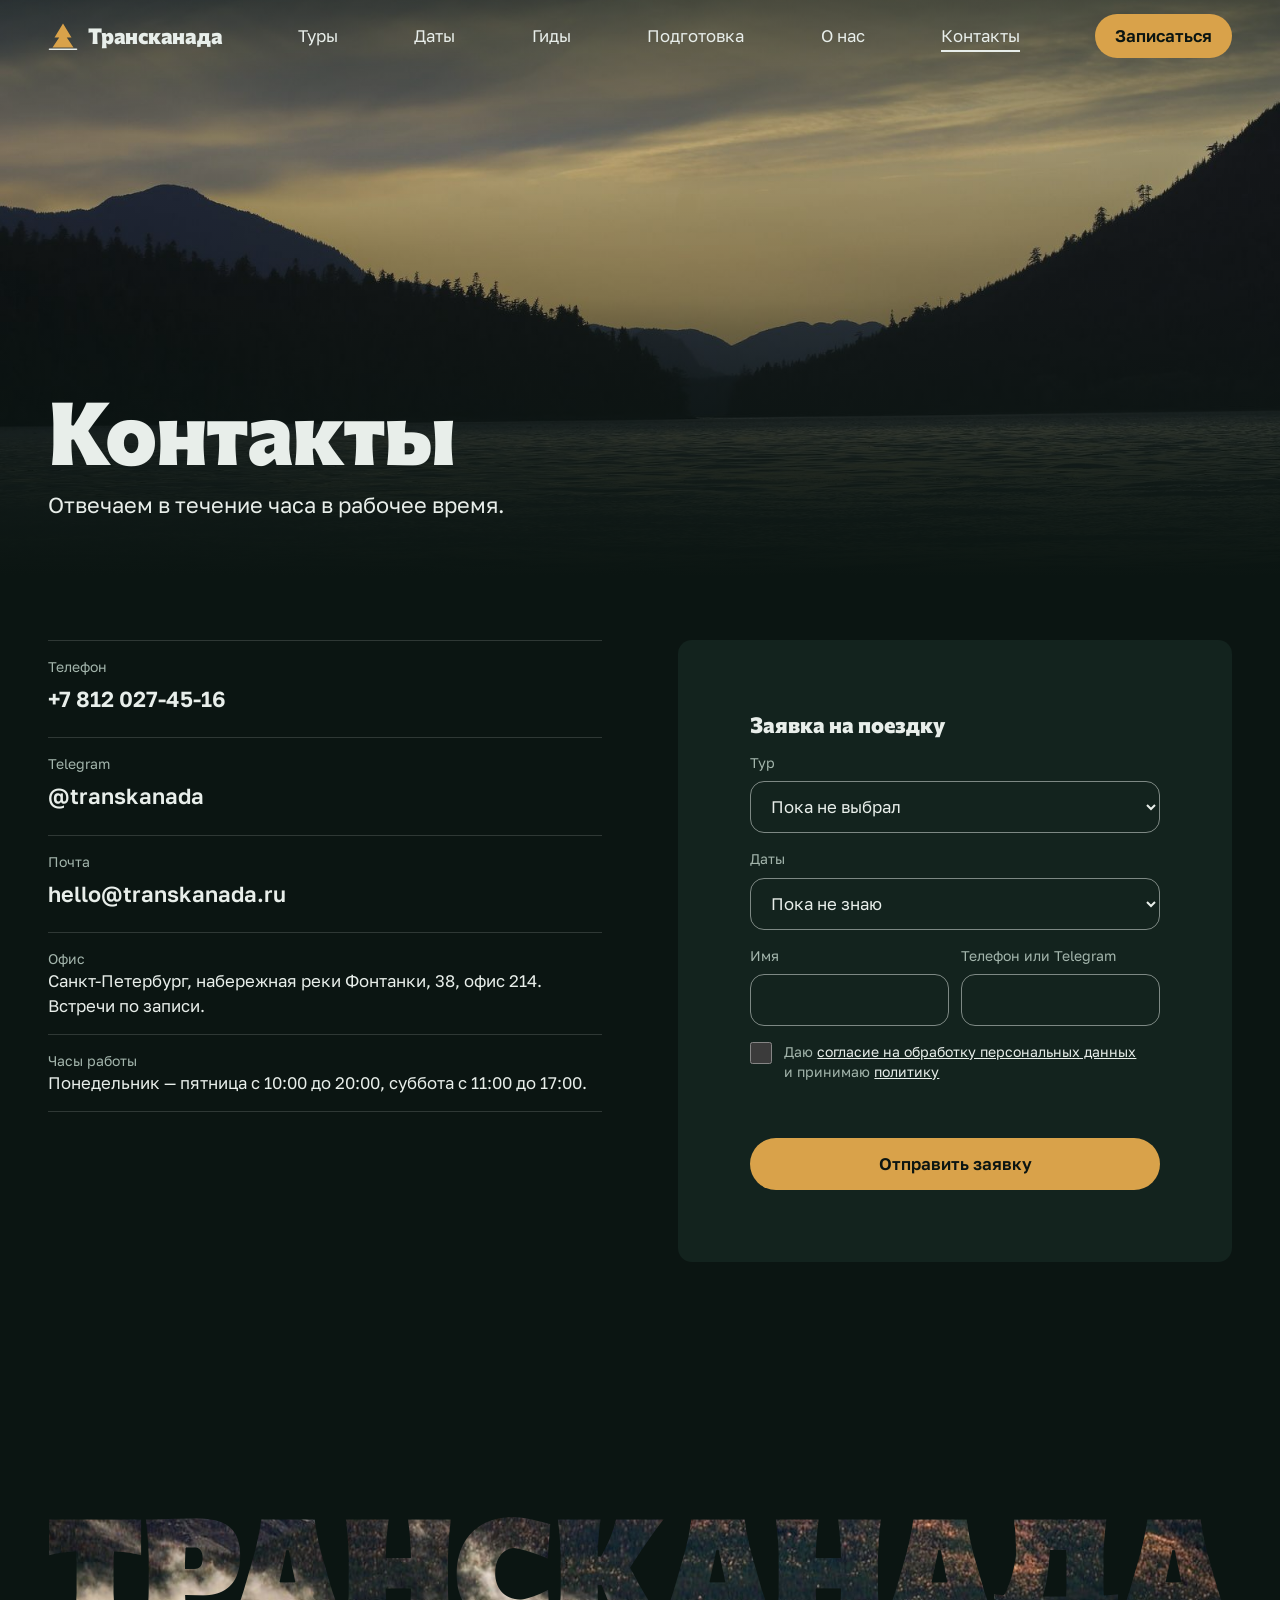
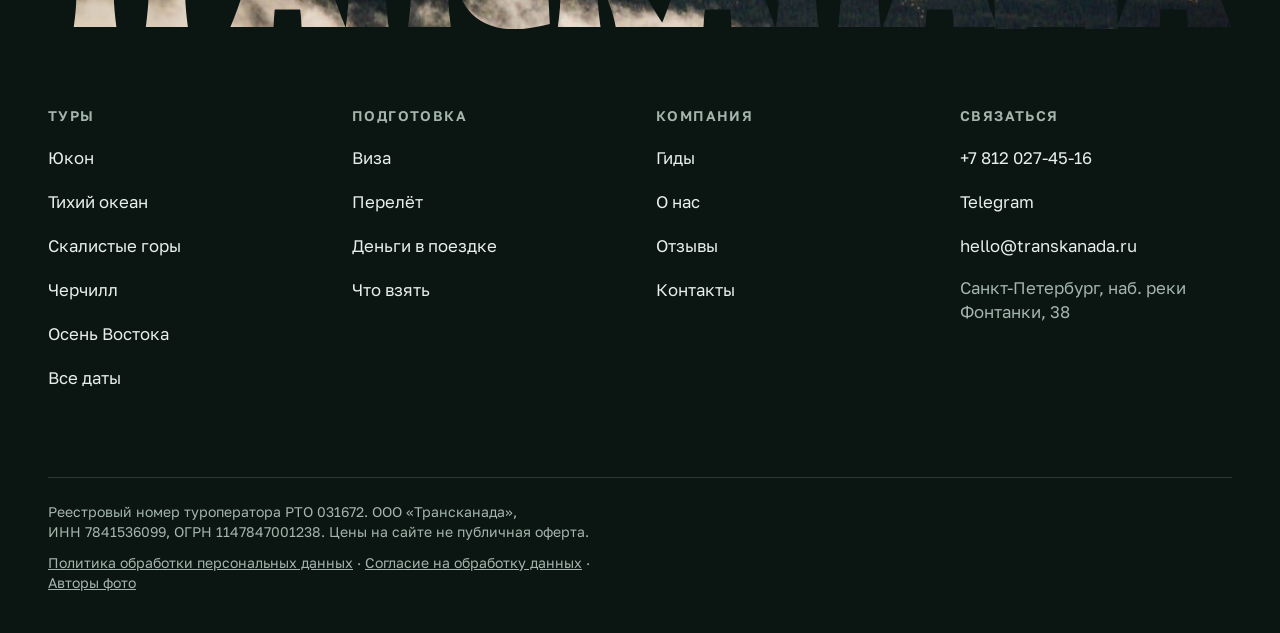
<file: contacts.html>
<!doctype html>
<html lang="ru">
<head>
<meta charset="utf-8">
<meta name="viewport" content="width=device-width, initial-scale=1">
<title>Контакты&nbsp;— Трансканада</title>
<meta name="description" content="Телефон, Telegram, почта и офис Трансканады в Петербурге. Заявка на тур по Канаде.">
<meta name="theme-color" content="#0B1512">
<meta name="robots" content="noindex">
<meta property="og:type" content="website">
<meta property="og:locale" content="ru_RU">
<meta property="og:title" content="Контакты — Трансканада">
<meta property="og:description" content="Телефон, Telegram, почта и офис Трансканады в Петербурге. Заявка на тур по Канаде.">
<meta property="og:image" content="https://artemkaaaaa3-sketch.github.io/transkanada/img/pacific-tofino-inlet.jpg">
<link rel="icon" href="data:image/svg+xml,%3Csvg xmlns='http://www.w3.org/2000/svg' viewBox='0 0 32 32'%3E%3Crect width='32' height='32' rx='7' fill='%230B1512'/%3E%3Cpath d='M16 5 23 17h-4l5.5 9h-17L13 17H9z' fill='%23D9A24A'/%3E%3C/svg%3E">
<link rel="stylesheet" href="css/site.css?v=1b63351a">
</head>
<body>
<a class="skip" href="#main">К&nbsp;содержанию</a>
<header class="head" id="head">
  <div class="head__in">
    <a class="logo" href="index.html" aria-label="Трансканада, на главную"><svg viewBox="0 0 30 30" aria-hidden="true" focusable="false"><path d="M15 2.5 23.5 16.5H18.8L25.5 26.5H4.5L11.2 16.5H6.5Z" fill="#D9A24A"/><path d="M1.5 28.2H28.5" stroke="#E8EEEA" stroke-width="1.6" stroke-linecap="round"/></svg><span>Трансканада</span></a>
    <div class="head__menu" id="headMenu">
      <nav class="nav" aria-label="Разделы сайта"><a href="tours.html">Туры</a><a href="tours.html#dates">Даты</a><a href="guides.html">Гиды</a><a href="prepare.html">Подготовка</a><a href="about.html">О&nbsp;нас</a><a href="contacts.html" aria-current="page">Контакты</a></nav>
      <div class="head__act">
        <a class="head__tel" href="tel:+78120274516">+7&nbsp;812&nbsp;027-45-16</a>
        <button class="btn btn--gold" type="button" data-book>Записаться</button>
      </div>
    </div>
    <button class="burger" id="burger" type="button" aria-expanded="false" aria-controls="headMenu" aria-label="Меню"><i></i></button>
  </div>
</header>
<main id="main">

<section class="phero">
  <div class="phero__media"><img src="img/pacific-tofino-inlet.jpg?v=d3e6a543" srcset="img/pacific-tofino-inlet-sm.jpg?v=2532f3ef 720w, img/pacific-tofino-inlet-md.jpg?v=e0b73fb4 1600w, img/pacific-tofino-inlet.jpg?v=d3e6a543 2560w" sizes="(orientation: portrait) 1280px, 100vw" alt="Залив у Тофино в сумерках" width="2560" height="1707" decoding="async"></div>
  <div class="phero__in wrap">
    <h1 class="phero__h1">Контакты</h1>
    <p class="phero__lead">Отвечаем в&nbsp;течение часа в&nbsp;рабочее&nbsp;время.</p>
  </div>
</section>

<section class="sec" id="write">
  <div class="wrap split">
    <div class="split__side">
      <h2 class="sr-only">Как&nbsp;связаться</h2>
      <ul class="clist">
        <li><p class="clist__label">Телефон</p><a href="tel:+78120274516">+7&nbsp;812&nbsp;027-45-16</a></li>
        <li><p class="clist__label">Telegram</p><a href="https://t.me/transkanada">@transkanada</a></li>
        <li><p class="clist__label">Почта</p><a href="mailto:hello@transkanada.ru">hello@transkanada.ru</a></li>
        <li><p class="clist__label">Офис</p><p class="clist__text"><span class="nw">Санкт-Петербург</span>, набережная реки Фонтанки,&nbsp;38, офис 214. Встречи по&nbsp;записи.</p></li>
        <li><p class="clist__label">Часы работы</p><p class="clist__text">Понедельник&nbsp;— пятница с&nbsp;10:00 до&nbsp;20:00, суббота с&nbsp;11:00 до&nbsp;17:00.</p></li>
      </ul>
    </div>
    <div class="panel">
      <form class="book__form" id="bookForm" novalidate>
    <div class="book__head"><h2 class="book__t" id="bookT">Заявка на&nbsp;поездку</h2></div>
    <div class="book__guide" id="bookGuide" hidden><img class="face" src="img/gface-anton.jpg?v=ec9416df" alt="" width="44" height="44"><p><b></b><span></span></p></div>
    <label class="fld"><span>Тур</span><select id="bTour" name="tour"><option value="">Пока не&nbsp;выбрал</option><option value="yukon">Юкон: сияние над&nbsp;Уайтхорсом</option><option value="pacific">Тихий океан: Ванкувер и&nbsp;остров</option><option value="rockies">Скалистые горы: Банф и&nbsp;Джаспер</option><option value="churchill">Черчилл: белые медведи</option><option value="east">Осень Востока: Квебек и&nbsp;Онтарио</option></select></label>
    <label class="fld"><span>Даты</span><select id="bDate" name="date"><option value="">Пока не&nbsp;знаю</option></select></label>
    <div class="fld2"><label class="fld"><span>Имя</span><input id="bName" name="name" autocomplete="name"></label><label class="fld"><span>Телефон или&nbsp;Telegram</span><input id="bTel" name="tel" autocomplete="tel"></label></div>
    <label class="check"><input type="checkbox" id="bAgree" name="agree"><span>Даю <a href="soglasie.html">согласие на&nbsp;обработку персональных данных</a> и&nbsp;принимаю <a href="policy.html">политику</a></span></label>
    <p class="err" id="bErr" role="alert"></p>
    <button class="btn btn--gold" type="submit">Отправить заявку</button>
  </form>
  <div class="book__ok" id="bOk" hidden><h2 class="book__t">Заявка отправлена</h2><p id="bOkText"></p><button class="btn btn--ghost" type="button" id="bOkClose">Хорошо</button></div>
    </div>
  </div>
</section>

</main>
<footer class="foot">
  <div class="wrap foot__fit" aria-hidden="true"><p class="foot__word">Трансканада</p></div>
  <div class="wrap">
    <div class="foot__grid">
      <div class="foot__col"><p class="foot__h">Туры</p><ul><li><a href="yukon.html">Юкон</a></li><li><a href="pacific.html">Тихий океан</a></li><li><a href="rockies.html">Скалистые горы</a></li><li><a href="churchill.html">Черчилл</a></li><li><a href="east.html">Осень Востока</a></li><li><a href="tours.html#dates">Все&nbsp;даты</a></li></ul></div>
      <div class="foot__col"><p class="foot__h">Подготовка</p><ul><li><a href="prepare.html#visa">Виза</a></li><li><a href="prepare.html#flight">Перелёт</a></li><li><a href="prepare.html#money">Деньги в&nbsp;поездке</a></li><li><a href="prepare.html#pack">Что взять</a></li></ul></div>
      <div class="foot__col"><p class="foot__h">Компания</p><ul><li><a href="guides.html">Гиды</a></li><li><a href="about.html">О&nbsp;нас</a></li><li><a href="about.html#reviews">Отзывы</a></li><li><a href="contacts.html">Контакты</a></li></ul></div>
      <div class="foot__col"><p class="foot__h">Связаться</p><ul><li><a href="tel:+78120274516">+7&nbsp;812&nbsp;027-45-16</a></li><li><a href="https://t.me/transkanada">Telegram</a></li><li><a href="mailto:hello@transkanada.ru">hello@transkanada.ru</a></li><li><p class="foot__note"><span class="nw">Санкт-Петербург</span>, наб. реки Фонтанки,&nbsp;38</p></li></ul></div>
    </div>
    <div class="foot__legal">
      <p>Реестровый номер туроператора РТО&nbsp;031672. ООО «Трансканада», ИНН&nbsp;7841536099, ОГРН&nbsp;1147847001238. Цены на&nbsp;сайте не&nbsp;публичная&nbsp;оферта.</p>
      <p><a href="policy.html">Политика обработки персональных данных</a> · <a href="soglasie.html">Согласие на&nbsp;обработку данных</a> · <a href="credits.html">Авторы фото</a></p>
    </div>
  </div>
</footer>
<script type="application/json" id="siteData">{"tours": [{"id": "yukon", "name": "Юкон: сияние над Уайтхорсом", "short": "Юкон", "url": "yukon.html", "guide": "olga", "img": "img/yukon-aurora-hills-sm.jpg?v=ab0915cd"}, {"id": "pacific", "name": "Тихий океан: Ванкувер и остров", "short": "Тихий океан", "url": "pacific.html", "guide": "denis", "img": "img/pacific-whale-sm.jpg?v=2de5a5c5"}, {"id": "rockies", "name": "Скалистые горы: Банф и Джаспер", "short": "Скалистые горы", "url": "rockies.html", "guide": "anton", "img": "img/rockies-red-canoe-sm.jpg?v=2f1cbc4d"}, {"id": "churchill", "name": "Черчилл: белые медведи", "short": "Черчилл", "url": "churchill.html", "guide": "vera", "img": "img/churchill-bear-sm.jpg?v=c03cec2d"}, {"id": "east", "name": "Осень Востока: Квебек и Онтарио", "short": "Осень Востока", "url": "east.html", "guide": "pavel", "img": "img/east-lookout-sm.jpg?v=514ce690"}], "guides": {"olga": {"name": "Ольга Ремизова", "face": "img/gface-olga.jpg?v=090b1ecd"}, "denis": {"name": "Денис Корнеев", "face": "img/gface-denis.jpg?v=be133bcd"}, "anton": {"name": "Антон Мельник", "face": "img/gface-anton.jpg?v=ec9416df"}, "vera": {"name": "Вера Ланская", "face": "img/gface-vera.jpg?v=3350e805"}, "pavel": {"name": "Павел Дорн", "face": "img/gface-pavel.jpg?v=e9899c7d"}}, "dates": [{"id": "yukon-0218", "tour": "yukon", "when": "18–24 февраля 2027", "months": [1]}, {"id": "yukon-0315", "tour": "yukon", "when": "15–21 марта 2027", "months": [2]}, {"id": "pacific-0605", "tour": "pacific", "when": "5–13 июня 2027", "months": [5]}, {"id": "rockies-0703", "tour": "rockies", "when": "3–12 июля 2027", "months": [6]}, {"id": "rockies-0814", "tour": "rockies", "when": "14–23 августа 2027", "months": [7]}, {"id": "pacific-0911", "tour": "pacific", "when": "11–19 сентября 2027", "months": [8]}, {"id": "east-0926", "tour": "east", "when": "26 сентября – 3 октября 2027", "months": [8, 9]}, {"id": "churchill-1102", "tour": "churchill", "when": "2–7 ноября 2027", "months": [10]}], "months": [{"name": "Январь", "note": "Самые длинные ночи и самые сильные морозы на Юконе.", "empty": "Групп в январе нет: при минус сорока ночные выезды отменяют через раз. Ближайший заезд — 18 февраля, Юкон."}, {"name": "Февраль", "note": "Лучшее время для сияния: длинные ночи и ясное небо над Юконом.", "empty": ""}, {"name": "Март", "note": "Последние недели сияния и упряжки по плотному снегу.", "empty": ""}, {"name": "Апрель", "note": "Межсезон: в горах тает, к озёрам не проехать.", "empty": "В апреле групп нет. Если свободны только сейчас, у Тофино идут серые киты: соберём частную поездку на остров Ванкувер."}, {"name": "Май", "note": "Горные озёра ещё подо льдом.", "empty": "Групп нет: сезон на острове Ванкувер мы начинаем в июне. Ближайший заезд — 5 июня, Тихий океан."}, {"name": "Июнь", "note": "Горбачи у острова Ванкувер и долгие светлые вечера.", "empty": ""}, {"name": "Июль", "note": "Озёра Скалистых гор оттаяли, тропы открыты.", "empty": ""}, {"name": "Август", "note": "Тёплые дни в горах и звёзды над Джаспером.", "empty": ""}, {"name": "Сентябрь", "note": "Лосось идёт в реки, клёны краснеют на Востоке.", "empty": ""}, {"name": "Октябрь", "note": "Пик цвета в Квебеке до середины месяца.", "empty": ""}, {"name": "Ноябрь", "note": "Белые медведи ждут льда у Гудзонова залива.", "empty": ""}, {"name": "Декабрь", "note": "Короткий день и праздничные цены на билеты.", "empty": "В декабре групп нет: перелёт на праздники стоит вдвое дороже. Ближайший заезд — 18 февраля, Юкон."}]}</script>
<script src="js/site.js?v=cdd955bd"></script>
</body>
</html>
</file>
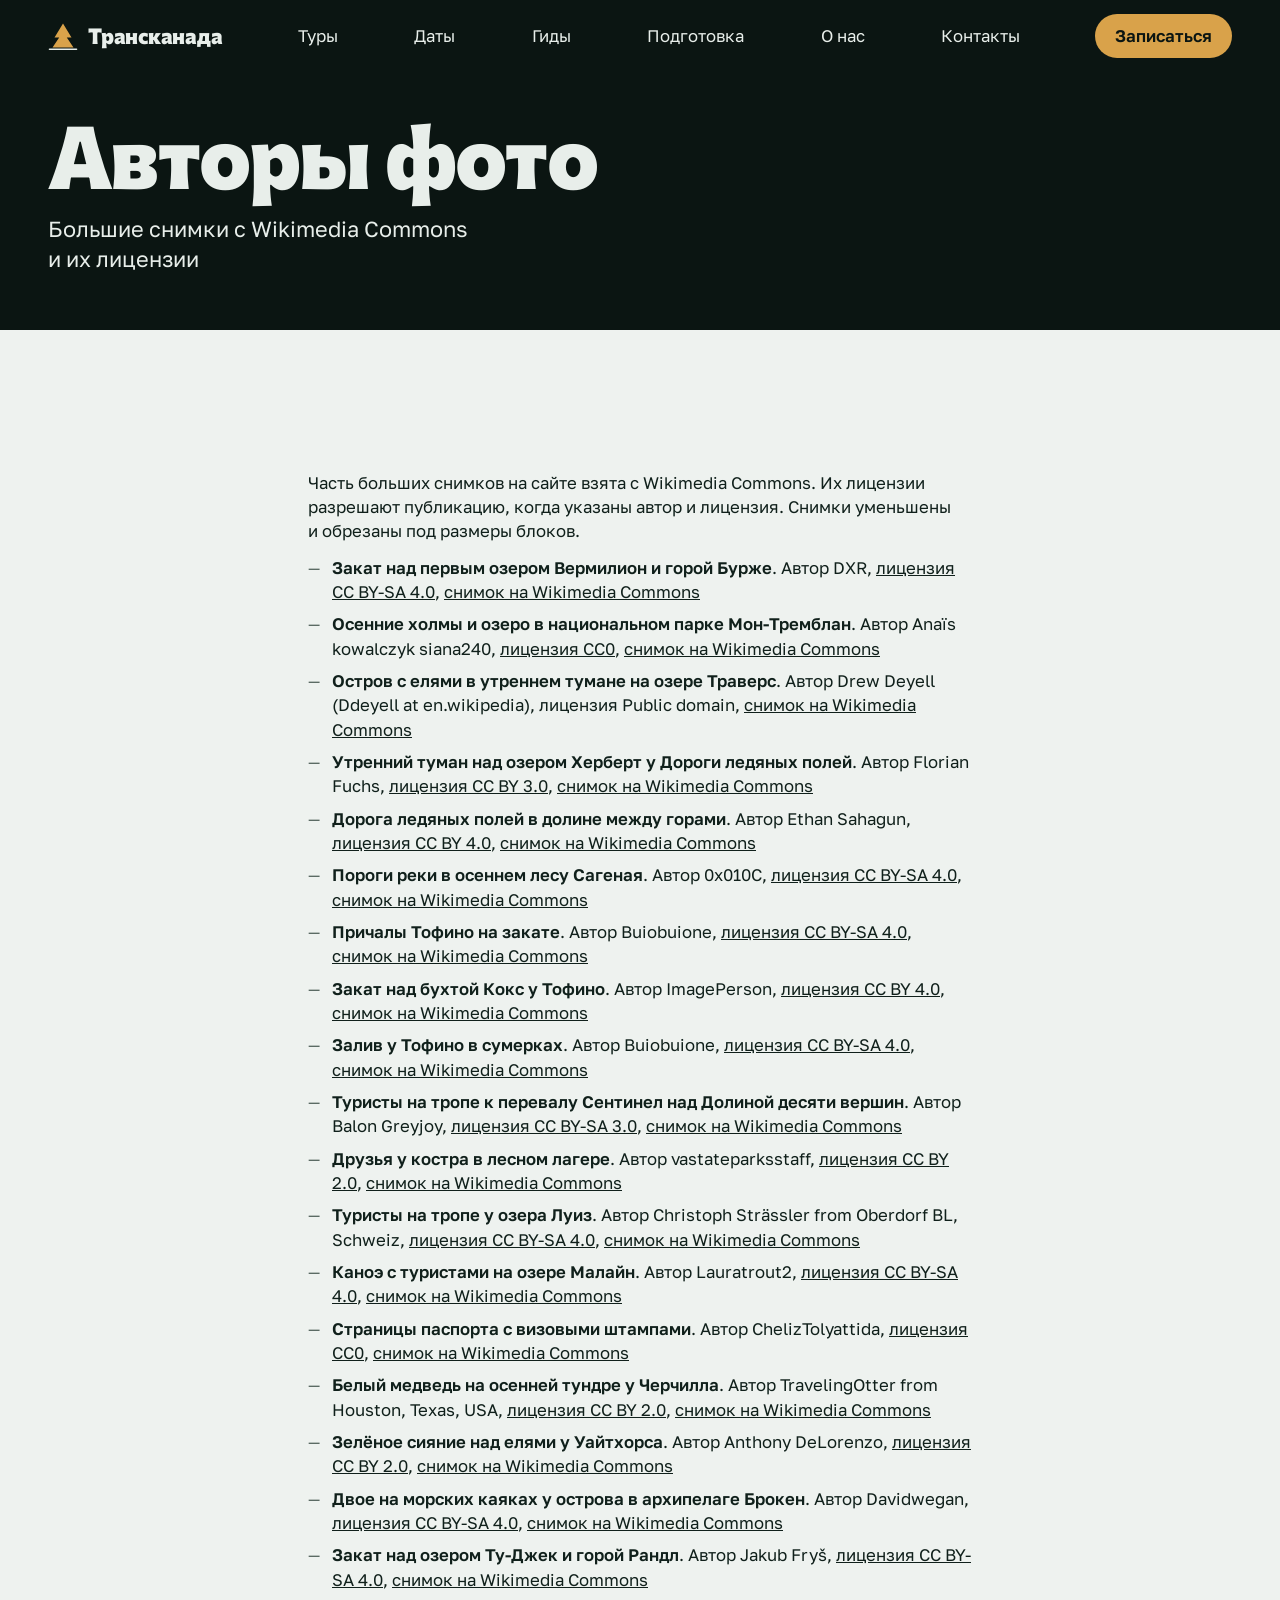
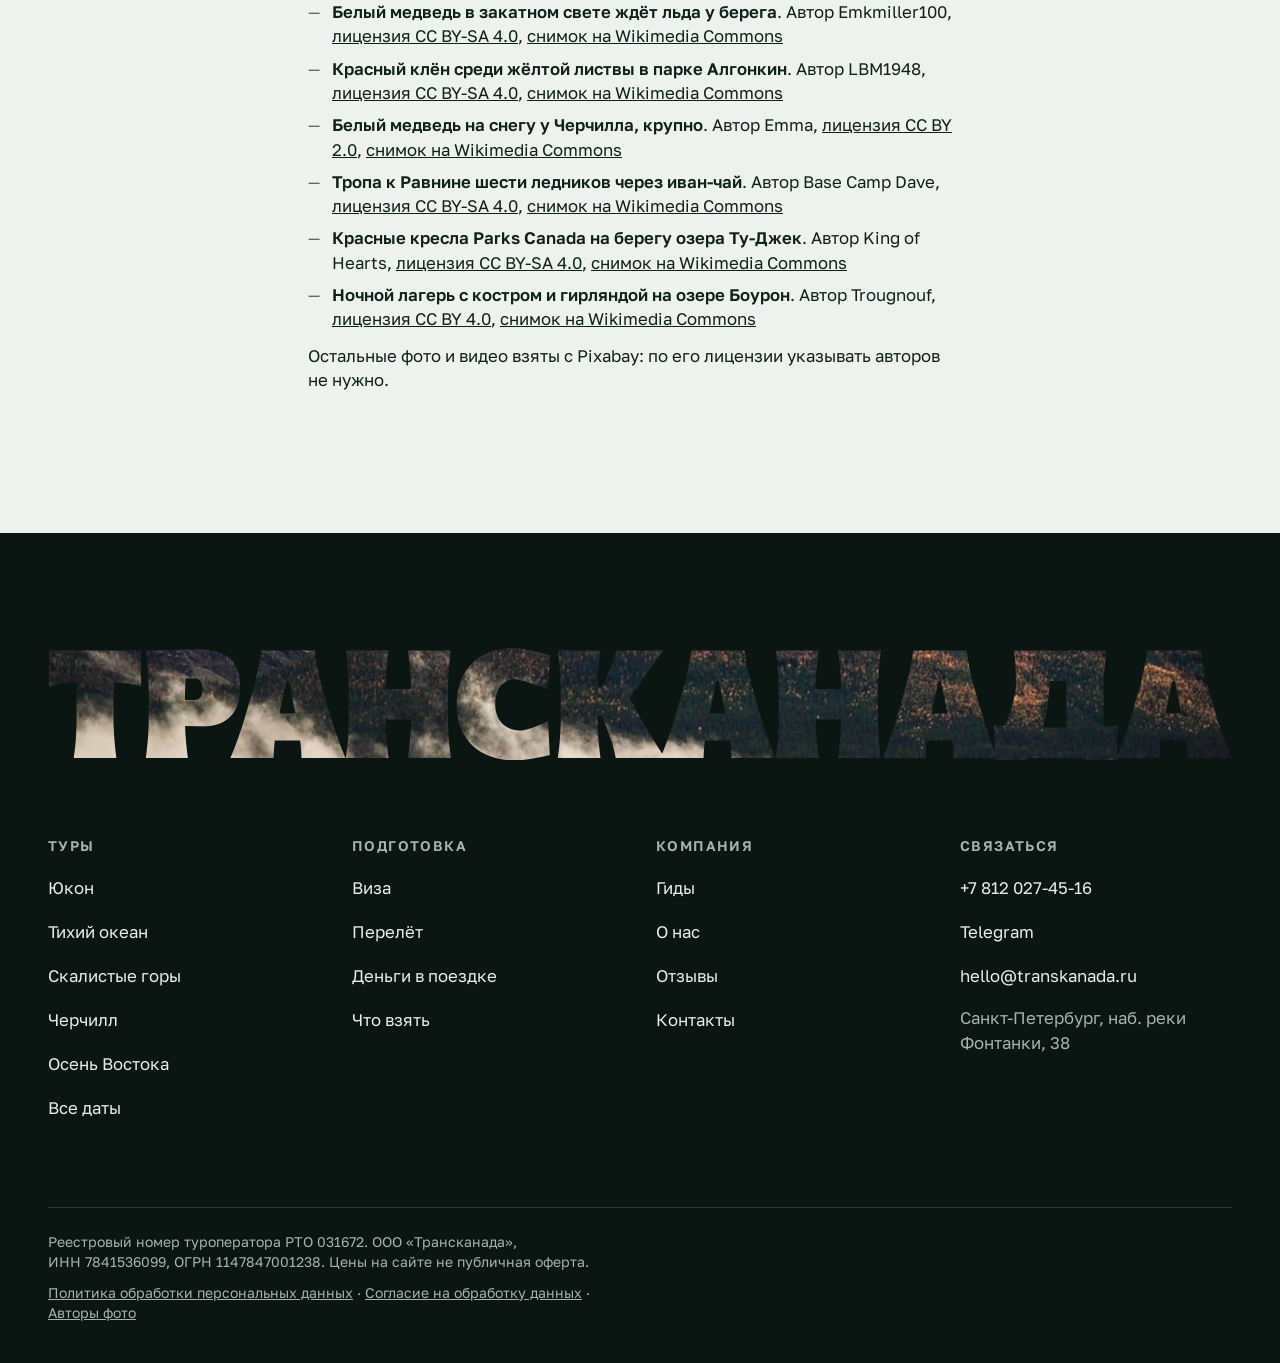
<file: credits.html>
<!doctype html>
<html lang="ru">
<head>
<meta charset="utf-8">
<meta name="viewport" content="width=device-width, initial-scale=1">
<title>Авторы фото&nbsp;— Трансканада</title>
<meta name="description" content="Авторы и лицензии снимков с Wikimedia Commons на сайте Трансканады.">
<meta name="theme-color" content="#0B1512">
<meta name="robots" content="noindex">
<meta property="og:type" content="website">
<meta property="og:locale" content="ru_RU">
<meta property="og:title" content="Авторы фото — Трансканада">
<meta property="og:description" content="Авторы и лицензии снимков с Wikimedia Commons на сайте Трансканады.">
<meta property="og:image" content="https://artemkaaaaa3-sketch.github.io/transkanada/img/rockies-moraine.jpg">
<link rel="icon" href="data:image/svg+xml,%3Csvg xmlns='http://www.w3.org/2000/svg' viewBox='0 0 32 32'%3E%3Crect width='32' height='32' rx='7' fill='%230B1512'/%3E%3Cpath d='M16 5 23 17h-4l5.5 9h-17L13 17H9z' fill='%23D9A24A'/%3E%3C/svg%3E">
<link rel="stylesheet" href="css/site.css?v=1b63351a">
</head>
<body>
<a class="skip" href="#main">К&nbsp;содержанию</a>
<header class="head" id="head">
  <div class="head__in">
    <a class="logo" href="index.html" aria-label="Трансканада, на главную"><svg viewBox="0 0 30 30" aria-hidden="true" focusable="false"><path d="M15 2.5 23.5 16.5H18.8L25.5 26.5H4.5L11.2 16.5H6.5Z" fill="#D9A24A"/><path d="M1.5 28.2H28.5" stroke="#E8EEEA" stroke-width="1.6" stroke-linecap="round"/></svg><span>Трансканада</span></a>
    <div class="head__menu" id="headMenu">
      <nav class="nav" aria-label="Разделы сайта"><a href="tours.html">Туры</a><a href="tours.html#dates">Даты</a><a href="guides.html">Гиды</a><a href="prepare.html">Подготовка</a><a href="about.html">О&nbsp;нас</a><a href="contacts.html">Контакты</a></nav>
      <div class="head__act">
        <a class="head__tel" href="tel:+78120274516">+7&nbsp;812&nbsp;027-45-16</a>
        <button class="btn btn--gold" type="button" data-book>Записаться</button>
      </div>
    </div>
    <button class="burger" id="burger" type="button" aria-expanded="false" aria-controls="headMenu" aria-label="Меню"><i></i></button>
  </div>
</header>
<main id="main">

<section class="phero phero--plain">
  
  <div class="phero__in wrap">
    <h1 class="phero__h1">Авторы фото</h1>
    <p class="phero__lead">Большие снимки с&nbsp;Wikimedia Commons и&nbsp;их&nbsp;лицензии</p>
  </div>
</section>
<section class="sec light">
  <div class="wrap doc">
    <p>Часть больших снимков на&nbsp;сайте взята с&nbsp;Wikimedia Commons. Их&nbsp;лицензии разрешают публикацию, когда&nbsp;указаны автор и&nbsp;лицензия. Снимки уменьшены и&nbsp;обрезаны под&nbsp;размеры&nbsp;блоков.</p>
    <ul><li><b>Закат над&nbsp;первым озером Вермилион и&nbsp;горой Бурже</b>. Автор DXR, <a href="https://creativecommons.org/licenses/by-sa/4.0" rel="license noopener">лицензия CC BY-SA 4.0</a>, <a href="https://commons.wikimedia.org/wiki/File:View_of_First_Vermillion_Lake_and_Mount_Bourgeau_20240821_1.jpg" rel="noopener">снимок на&nbsp;Wikimedia Commons</a></li><li><b>Осенние холмы и&nbsp;озеро в&nbsp;национальном парке <span class="nw">Мон-Тремблан</span></b>. Автор Anaïs kowalczyk siana240, <a href="http://creativecommons.org/publicdomain/zero/1.0/deed.en" rel="license noopener">лицензия CC0</a>, <a href="https://commons.wikimedia.org/wiki/File:Autumn_hills_in_Mont-Tremblant_(Unsplash).jpg" rel="noopener">снимок на&nbsp;Wikimedia Commons</a></li><li><b>Остров с&nbsp;елями в&nbsp;утреннем тумане на&nbsp;озере Траверс</b>. Автор Drew Deyell (Ddeyell at en.wikipedia), лицензия Public domain, <a href="https://commons.wikimedia.org/wiki/File:Morning_mist_on_Lake_Travers,_Algonquin_Park.jpg" rel="noopener">снимок на&nbsp;Wikimedia Commons</a></li><li><b>Утренний туман над&nbsp;озером Херберт у&nbsp;Дороги ледяных полей</b>. Автор Florian Fuchs, <a href="https://creativecommons.org/licenses/by/3.0" rel="license noopener">лицензия CC BY 3.0</a>, <a href="https://commons.wikimedia.org/wiki/File:Herbert_Lake_beim_Icefields_Parkway.jpg" rel="noopener">снимок на&nbsp;Wikimedia Commons</a></li><li><b>Дорога ледяных полей в&nbsp;долине между&nbsp;горами</b>. Автор Ethan Sahagun, <a href="https://creativecommons.org/licenses/by/4.0" rel="license noopener">лицензия CC BY 4.0</a>, <a href="https://commons.wikimedia.org/wiki/File:Icefields_Parkway_from_an_elevated_viewpoint,_Jasper_National_Park,_Alberta,_Canada.jpg" rel="noopener">снимок на&nbsp;Wikimedia Commons</a></li><li><b>Пороги реки в&nbsp;осеннем лесу Сагеная</b>. Автор 0x010C, <a href="https://creativecommons.org/licenses/by-sa/4.0" rel="license noopener">лицензия CC BY-SA 4.0</a>, <a href="https://commons.wikimedia.org/wiki/File:2016-10_Sentier_des_Moulins_Saguenay_autumn_04.jpg" rel="noopener">снимок на&nbsp;Wikimedia Commons</a></li><li><b>Причалы Тофино на&nbsp;закате</b>. Автор Buiobuione, <a href="https://creativecommons.org/licenses/by-sa/4.0" rel="license noopener">лицензия CC BY-SA 4.0</a>, <a href="https://commons.wikimedia.org/wiki/File:Tofino_-_Panorama_01.jpg" rel="noopener">снимок на&nbsp;Wikimedia Commons</a></li><li><b>Закат над&nbsp;бухтой Кокс у&nbsp;Тофино</b>. Автор ImagePerson, <a href="https://creativecommons.org/licenses/by/4.0" rel="license noopener">лицензия CC BY 4.0</a>, <a href="https://commons.wikimedia.org/wiki/File:Cox_Bay_Tofino_Sunset_6895.jpg" rel="noopener">снимок на&nbsp;Wikimedia Commons</a></li><li><b>Залив у&nbsp;Тофино в&nbsp;сумерках</b>. Автор Buiobuione, <a href="https://creativecommons.org/licenses/by-sa/4.0" rel="license noopener">лицензия CC BY-SA 4.0</a>, <a href="https://commons.wikimedia.org/wiki/File:Tofino_British_Columbia_Canada_14.jpg" rel="noopener">снимок на&nbsp;Wikimedia Commons</a></li><li><b>Туристы на&nbsp;тропе к&nbsp;перевалу Сентинел над&nbsp;Долиной десяти вершин</b>. Автор Balon Greyjoy, <a href="https://creativecommons.org/licenses/by-sa/3.0" rel="license noopener">лицензия CC BY-SA 3.0</a>, <a href="https://commons.wikimedia.org/wiki/File:20250902_Canon_R5_Sentinel_Pass_Hike-5891.jpg" rel="noopener">снимок на&nbsp;Wikimedia Commons</a></li><li><b>Друзья у&nbsp;костра в&nbsp;лесном лагере</b>. Автор vastateparksstaff, <a href="https://creativecommons.org/licenses/by/2.0" rel="license noopener">лицензия CC BY 2.0</a>, <a href="https://commons.wikimedia.org/wiki/File:Campfire_at_Twin_Lakes_State_Park_(14428686324).jpg" rel="noopener">снимок на&nbsp;Wikimedia Commons</a></li><li><b>Туристы на&nbsp;тропе у&nbsp;озера Луиз</b>. Автор Christoph Strässler from Oberdorf BL, Schweiz, <a href="https://creativecommons.org/licenses/by-sa/4.0" rel="license noopener">лицензия CC BY-SA 4.0</a>, <a href="https://commons.wikimedia.org/wiki/File:Hiking_Trail_near_Lake_Louise,_Banff_National_Park,_Canada_(54881460124).jpg" rel="noopener">снимок на&nbsp;Wikimedia Commons</a></li><li><b>Каноэ с&nbsp;туристами на&nbsp;озере Малайн</b>. Автор Lauratrout2, <a href="https://creativecommons.org/licenses/by-sa/4.0" rel="license noopener">лицензия CC BY-SA 4.0</a>, <a href="https://commons.wikimedia.org/wiki/File:Backcountry_canoe_trip_on_Malign_Lake.jpg" rel="noopener">снимок на&nbsp;Wikimedia Commons</a></li><li><b>Страницы паспорта с&nbsp;визовыми штампами</b>. Автор ChelizTolyattida, <a href="http://creativecommons.org/publicdomain/zero/1.0/deed.en" rel="license noopener">лицензия CC0</a>, <a href="https://commons.wikimedia.org/wiki/File:Russian_passport_with_stamps.jpg" rel="noopener">снимок на&nbsp;Wikimedia Commons</a></li><li><b>Белый медведь на&nbsp;осенней тундре у&nbsp;Черчилла</b>. Автор TravelingOtter from Houston, Texas, USA, <a href="https://creativecommons.org/licenses/by/2.0" rel="license noopener">лицензия CC BY 2.0</a>, <a href="https://commons.wikimedia.org/wiki/File:Polar_Bear_-_Churchill,_Manitoba_(39489856350).jpg" rel="noopener">снимок на&nbsp;Wikimedia Commons</a></li><li><b>Зелёное сияние над&nbsp;елями у&nbsp;Уайтхорса</b>. Автор Anthony DeLorenzo, <a href="https://creativecommons.org/licenses/by/2.0" rel="license noopener">лицензия CC BY 2.0</a>, <a href="https://commons.wikimedia.org/wiki/File:Aurora_Borealis_(6769910791).jpg" rel="noopener">снимок на&nbsp;Wikimedia Commons</a></li><li><b>Двое на&nbsp;морских каяках у&nbsp;острова в&nbsp;архипелаге Брокен</b>. Автор Davidwegan, <a href="https://creativecommons.org/licenses/by-sa/4.0" rel="license noopener">лицензия CC BY-SA 4.0</a>, <a href="https://commons.wikimedia.org/wiki/File:Kayakers_in_the_Broken_Group.jpg" rel="noopener">снимок на&nbsp;Wikimedia Commons</a></li><li><b>Закат над&nbsp;озером <span class="nw">Ту-Джек</span> и&nbsp;горой Рандл</b>. Автор Jakub Fryš, <a href="https://creativecommons.org/licenses/by-sa/4.0" rel="license noopener">лицензия CC BY-SA 4.0</a>, <a href="https://commons.wikimedia.org/wiki/File:Two_Jack_Lake_-_Banff.jpg" rel="noopener">снимок на&nbsp;Wikimedia Commons</a></li><li><b>Белый медведь в&nbsp;закатном свете ждёт льда у&nbsp;берега</b>. Автор Emkmiller100, <a href="https://creativecommons.org/licenses/by-sa/4.0" rel="license noopener">лицензия CC BY-SA 4.0</a>, <a href="https://commons.wikimedia.org/wiki/File:Polar_bear_waiting.jpg" rel="noopener">снимок на&nbsp;Wikimedia Commons</a></li><li><b>Красный клён среди&nbsp;жёлтой листвы в&nbsp;парке Алгонкин</b>. Автор LBM1948, <a href="https://creativecommons.org/licenses/by-sa/4.0" rel="license noopener">лицензия CC BY-SA 4.0</a>, <a href="https://commons.wikimedia.org/wiki/File:Parque_Provincial_Algonquin_27.jpg" rel="noopener">снимок на&nbsp;Wikimedia Commons</a></li><li><b>Белый медведь на&nbsp;снегу у&nbsp;Черчилла, крупно</b>. Автор Emma, <a href="https://creativecommons.org/licenses/by/2.0" rel="license noopener">лицензия CC BY 2.0</a>, <a href="https://commons.wikimedia.org/wiki/File:Earring_the_polar_bear_(6377696309).jpg" rel="noopener">снимок на&nbsp;Wikimedia Commons</a></li><li><b>Тропа к&nbsp;Равнине шести ледников через&nbsp;иван-чай</b>. Автор Base Camp Dave, <a href="https://creativecommons.org/licenses/by-sa/4.0" rel="license noopener">лицензия CC BY-SA 4.0</a>, <a href="https://commons.wikimedia.org/wiki/File:Fireweed_in_the_Lake_Louise_Valley.jpg" rel="noopener">снимок на&nbsp;Wikimedia Commons</a></li><li><b>Красные кресла Parks Canada на&nbsp;берегу озера <span class="nw">Ту-Джек</span></b>. Автор King of Hearts, <a href="https://creativecommons.org/licenses/by-sa/4.0" rel="license noopener">лицензия CC BY-SA 4.0</a>, <a href="https://commons.wikimedia.org/wiki/File:Two_Jack_Lake_Banff_September_2024_002.jpg" rel="noopener">снимок на&nbsp;Wikimedia Commons</a></li><li><b>Ночной лагерь с&nbsp;костром и&nbsp;гирляндой на&nbsp;озере Боурон</b>. Автор Trougnouf, <a href="https://creativecommons.org/licenses/by/4.0" rel="license noopener">лицензия CC BY 4.0</a>, <a href="https://commons.wikimedia.org/wiki/File:Campsite_38_in_Bowron_Lake_Provincial_Park_at_night_(DSCF3026).jpg" rel="noopener">снимок на&nbsp;Wikimedia Commons</a></li></ul>
    <p>Остальные фото и&nbsp;видео взяты с&nbsp;Pixabay: по&nbsp;его&nbsp;лицензии указывать авторов не&nbsp;нужно.</p>
  </div>
</section>

</main>
<footer class="foot">
  <div class="wrap foot__fit" aria-hidden="true"><p class="foot__word">Трансканада</p></div>
  <div class="wrap">
    <div class="foot__grid">
      <div class="foot__col"><p class="foot__h">Туры</p><ul><li><a href="yukon.html">Юкон</a></li><li><a href="pacific.html">Тихий океан</a></li><li><a href="rockies.html">Скалистые горы</a></li><li><a href="churchill.html">Черчилл</a></li><li><a href="east.html">Осень Востока</a></li><li><a href="tours.html#dates">Все&nbsp;даты</a></li></ul></div>
      <div class="foot__col"><p class="foot__h">Подготовка</p><ul><li><a href="prepare.html#visa">Виза</a></li><li><a href="prepare.html#flight">Перелёт</a></li><li><a href="prepare.html#money">Деньги в&nbsp;поездке</a></li><li><a href="prepare.html#pack">Что взять</a></li></ul></div>
      <div class="foot__col"><p class="foot__h">Компания</p><ul><li><a href="guides.html">Гиды</a></li><li><a href="about.html">О&nbsp;нас</a></li><li><a href="about.html#reviews">Отзывы</a></li><li><a href="contacts.html">Контакты</a></li></ul></div>
      <div class="foot__col"><p class="foot__h">Связаться</p><ul><li><a href="tel:+78120274516">+7&nbsp;812&nbsp;027-45-16</a></li><li><a href="https://t.me/transkanada">Telegram</a></li><li><a href="mailto:hello@transkanada.ru">hello@transkanada.ru</a></li><li><p class="foot__note"><span class="nw">Санкт-Петербург</span>, наб. реки Фонтанки,&nbsp;38</p></li></ul></div>
    </div>
    <div class="foot__legal">
      <p>Реестровый номер туроператора РТО&nbsp;031672. ООО «Трансканада», ИНН&nbsp;7841536099, ОГРН&nbsp;1147847001238. Цены на&nbsp;сайте не&nbsp;публичная&nbsp;оферта.</p>
      <p><a href="policy.html">Политика обработки персональных данных</a> · <a href="soglasie.html">Согласие на&nbsp;обработку данных</a> · <a href="credits.html">Авторы фото</a></p>
    </div>
  </div>
</footer>
<dialog class="book" id="book" aria-labelledby="bookT">
  <form class="book__form" id="bookForm" novalidate>
    <div class="book__head"><h2 class="book__t" id="bookT">Заявка на&nbsp;поездку</h2><button class="book__x" type="button" id="bookClose" aria-label="Закрыть">×</button></div>
    <div class="book__guide" id="bookGuide" hidden><img class="face" src="img/gface-anton.jpg?v=ec9416df" alt="" width="44" height="44"><p><b></b><span></span></p></div>
    <label class="fld"><span>Тур</span><select id="bTour" name="tour"><option value="">Пока не&nbsp;выбрал</option><option value="yukon">Юкон: сияние над&nbsp;Уайтхорсом</option><option value="pacific">Тихий океан: Ванкувер и&nbsp;остров</option><option value="rockies">Скалистые горы: Банф и&nbsp;Джаспер</option><option value="churchill">Черчилл: белые медведи</option><option value="east">Осень Востока: Квебек и&nbsp;Онтарио</option></select></label>
    <label class="fld"><span>Даты</span><select id="bDate" name="date"><option value="">Пока не&nbsp;знаю</option></select></label>
    <div class="fld2"><label class="fld"><span>Имя</span><input id="bName" name="name" autocomplete="name"></label><label class="fld"><span>Телефон или&nbsp;Telegram</span><input id="bTel" name="tel" autocomplete="tel"></label></div>
    <label class="check"><input type="checkbox" id="bAgree" name="agree"><span>Даю <a href="soglasie.html">согласие на&nbsp;обработку персональных данных</a> и&nbsp;принимаю <a href="policy.html">политику</a></span></label>
    <p class="err" id="bErr" role="alert"></p>
    <button class="btn btn--gold" type="submit">Отправить заявку</button>
  </form>
  <div class="book__ok" id="bOk" hidden><h2 class="book__t">Заявка отправлена</h2><p id="bOkText"></p><button class="btn btn--ghost" type="button" id="bOkClose">Хорошо</button></div>
</dialog>
<script type="application/json" id="siteData">{"tours": [{"id": "yukon", "name": "Юкон: сияние над Уайтхорсом", "short": "Юкон", "url": "yukon.html", "guide": "olga", "img": "img/yukon-aurora-hills-sm.jpg?v=ab0915cd"}, {"id": "pacific", "name": "Тихий океан: Ванкувер и остров", "short": "Тихий океан", "url": "pacific.html", "guide": "denis", "img": "img/pacific-whale-sm.jpg?v=2de5a5c5"}, {"id": "rockies", "name": "Скалистые горы: Банф и Джаспер", "short": "Скалистые горы", "url": "rockies.html", "guide": "anton", "img": "img/rockies-red-canoe-sm.jpg?v=2f1cbc4d"}, {"id": "churchill", "name": "Черчилл: белые медведи", "short": "Черчилл", "url": "churchill.html", "guide": "vera", "img": "img/churchill-bear-sm.jpg?v=c03cec2d"}, {"id": "east", "name": "Осень Востока: Квебек и Онтарио", "short": "Осень Востока", "url": "east.html", "guide": "pavel", "img": "img/east-lookout-sm.jpg?v=514ce690"}], "guides": {"olga": {"name": "Ольга Ремизова", "face": "img/gface-olga.jpg?v=090b1ecd"}, "denis": {"name": "Денис Корнеев", "face": "img/gface-denis.jpg?v=be133bcd"}, "anton": {"name": "Антон Мельник", "face": "img/gface-anton.jpg?v=ec9416df"}, "vera": {"name": "Вера Ланская", "face": "img/gface-vera.jpg?v=3350e805"}, "pavel": {"name": "Павел Дорн", "face": "img/gface-pavel.jpg?v=e9899c7d"}}, "dates": [{"id": "yukon-0218", "tour": "yukon", "when": "18–24 февраля 2027", "months": [1]}, {"id": "yukon-0315", "tour": "yukon", "when": "15–21 марта 2027", "months": [2]}, {"id": "pacific-0605", "tour": "pacific", "when": "5–13 июня 2027", "months": [5]}, {"id": "rockies-0703", "tour": "rockies", "when": "3–12 июля 2027", "months": [6]}, {"id": "rockies-0814", "tour": "rockies", "when": "14–23 августа 2027", "months": [7]}, {"id": "pacific-0911", "tour": "pacific", "when": "11–19 сентября 2027", "months": [8]}, {"id": "east-0926", "tour": "east", "when": "26 сентября – 3 октября 2027", "months": [8, 9]}, {"id": "churchill-1102", "tour": "churchill", "when": "2–7 ноября 2027", "months": [10]}], "months": [{"name": "Январь", "note": "Самые длинные ночи и самые сильные морозы на Юконе.", "empty": "Групп в январе нет: при минус сорока ночные выезды отменяют через раз. Ближайший заезд — 18 февраля, Юкон."}, {"name": "Февраль", "note": "Лучшее время для сияния: длинные ночи и ясное небо над Юконом.", "empty": ""}, {"name": "Март", "note": "Последние недели сияния и упряжки по плотному снегу.", "empty": ""}, {"name": "Апрель", "note": "Межсезон: в горах тает, к озёрам не проехать.", "empty": "В апреле групп нет. Если свободны только сейчас, у Тофино идут серые киты: соберём частную поездку на остров Ванкувер."}, {"name": "Май", "note": "Горные озёра ещё подо льдом.", "empty": "Групп нет: сезон на острове Ванкувер мы начинаем в июне. Ближайший заезд — 5 июня, Тихий океан."}, {"name": "Июнь", "note": "Горбачи у острова Ванкувер и долгие светлые вечера.", "empty": ""}, {"name": "Июль", "note": "Озёра Скалистых гор оттаяли, тропы открыты.", "empty": ""}, {"name": "Август", "note": "Тёплые дни в горах и звёзды над Джаспером.", "empty": ""}, {"name": "Сентябрь", "note": "Лосось идёт в реки, клёны краснеют на Востоке.", "empty": ""}, {"name": "Октябрь", "note": "Пик цвета в Квебеке до середины месяца.", "empty": ""}, {"name": "Ноябрь", "note": "Белые медведи ждут льда у Гудзонова залива.", "empty": ""}, {"name": "Декабрь", "note": "Короткий день и праздничные цены на билеты.", "empty": "В декабре групп нет: перелёт на праздники стоит вдвое дороже. Ближайший заезд — 18 февраля, Юкон."}]}</script>
<script src="js/site.js?v=cdd955bd"></script>
</body>
</html>
</file>
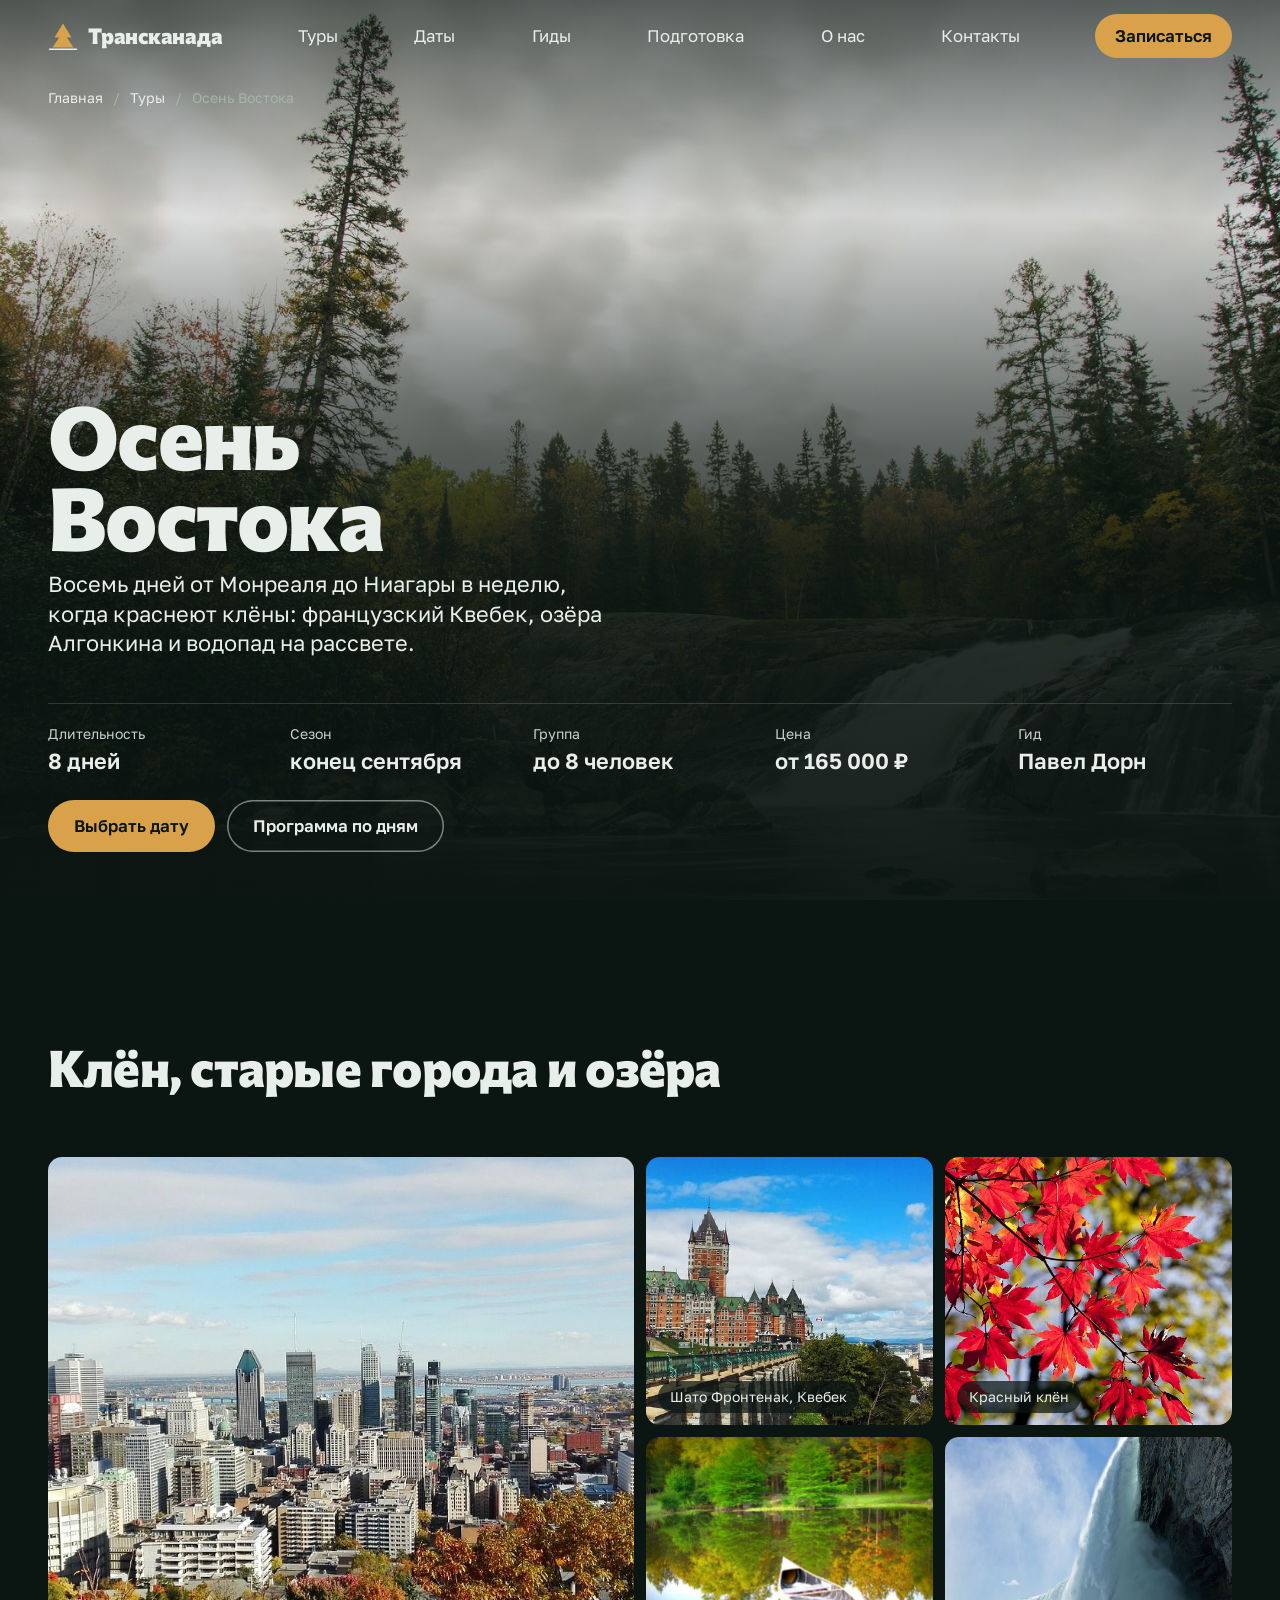
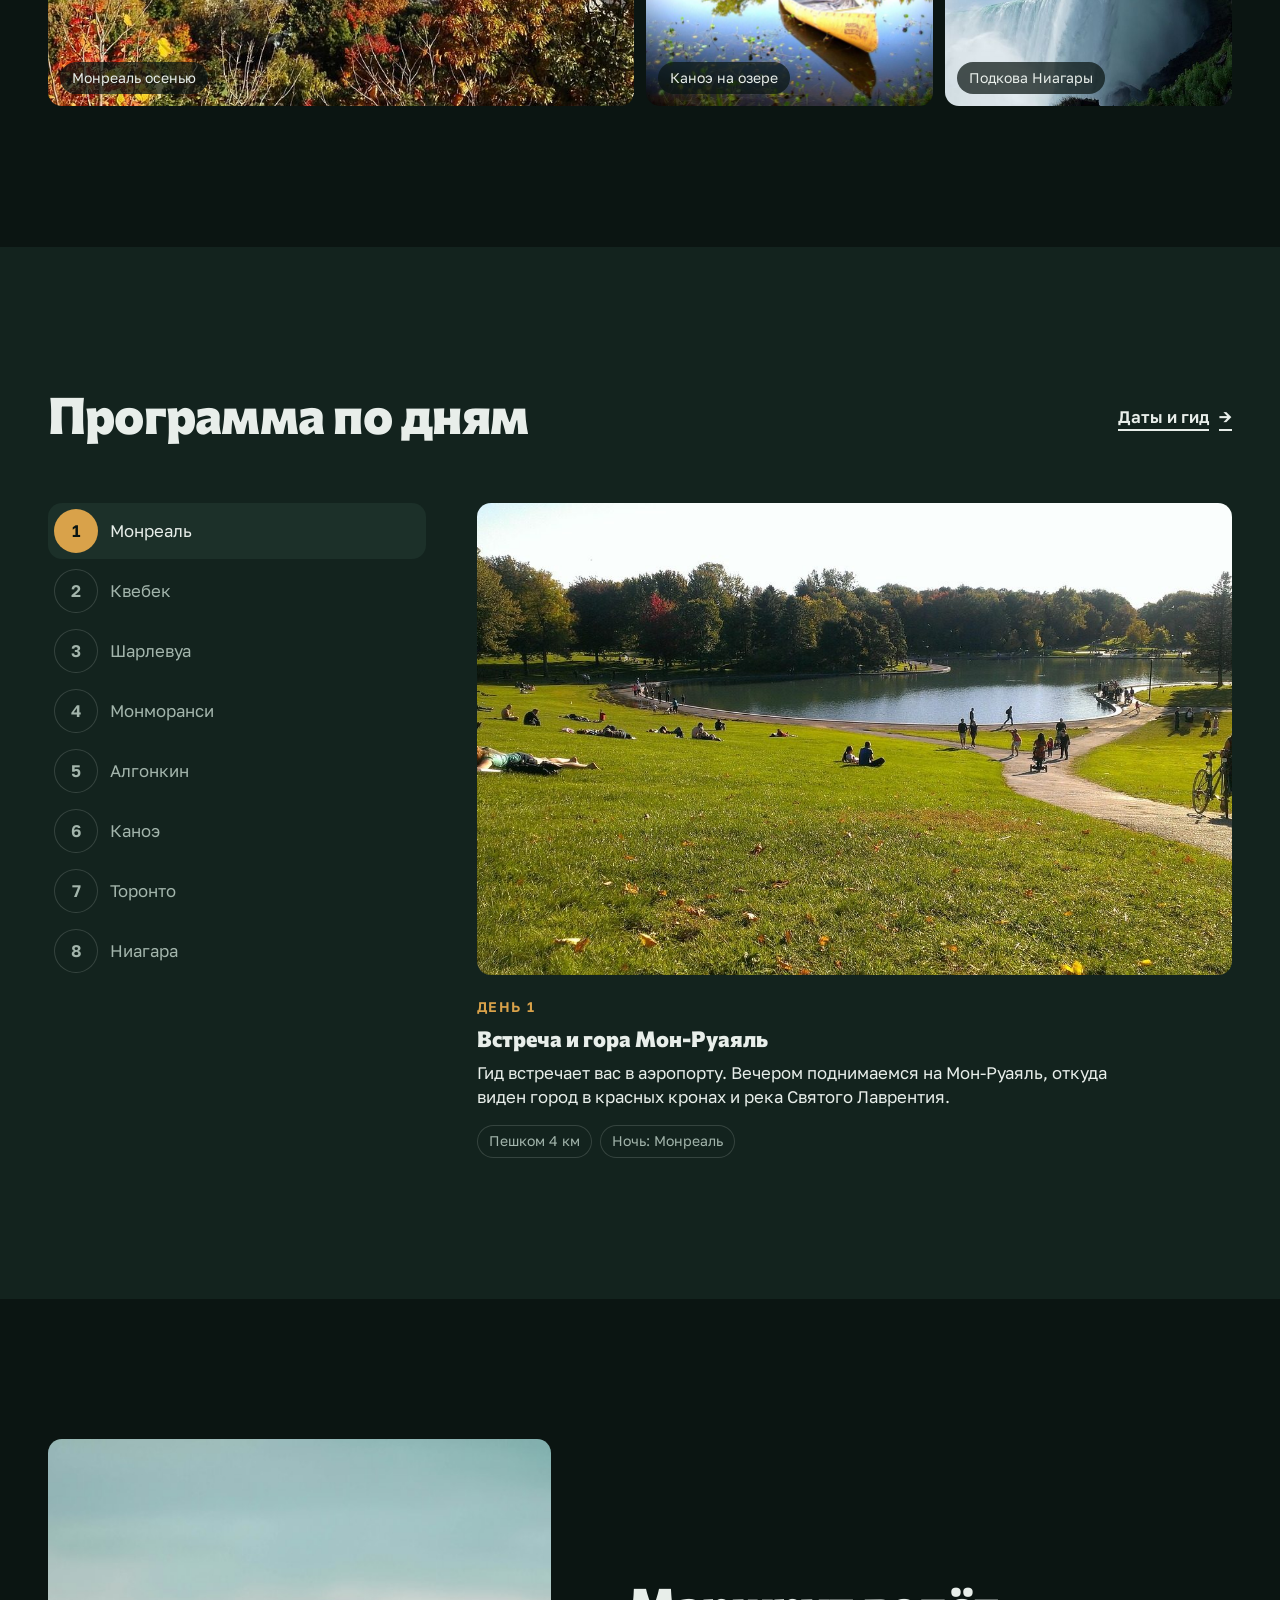
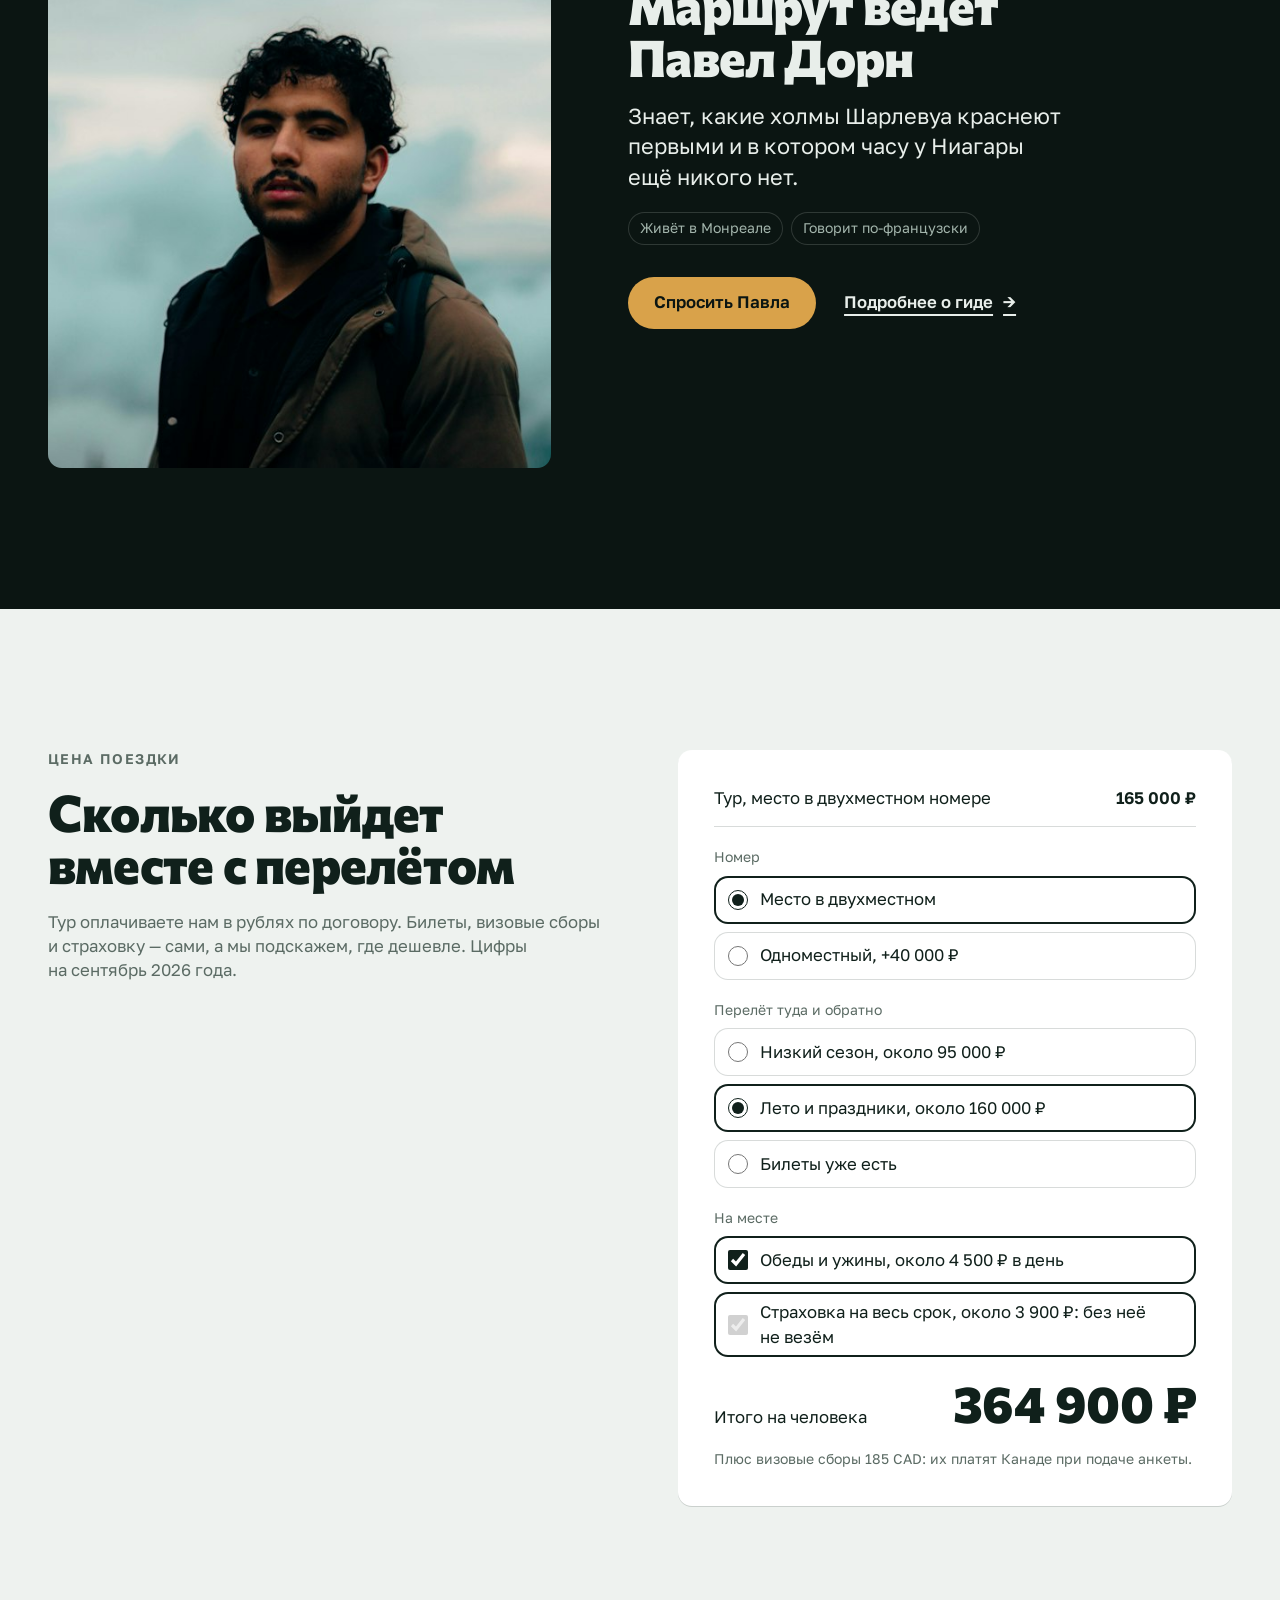
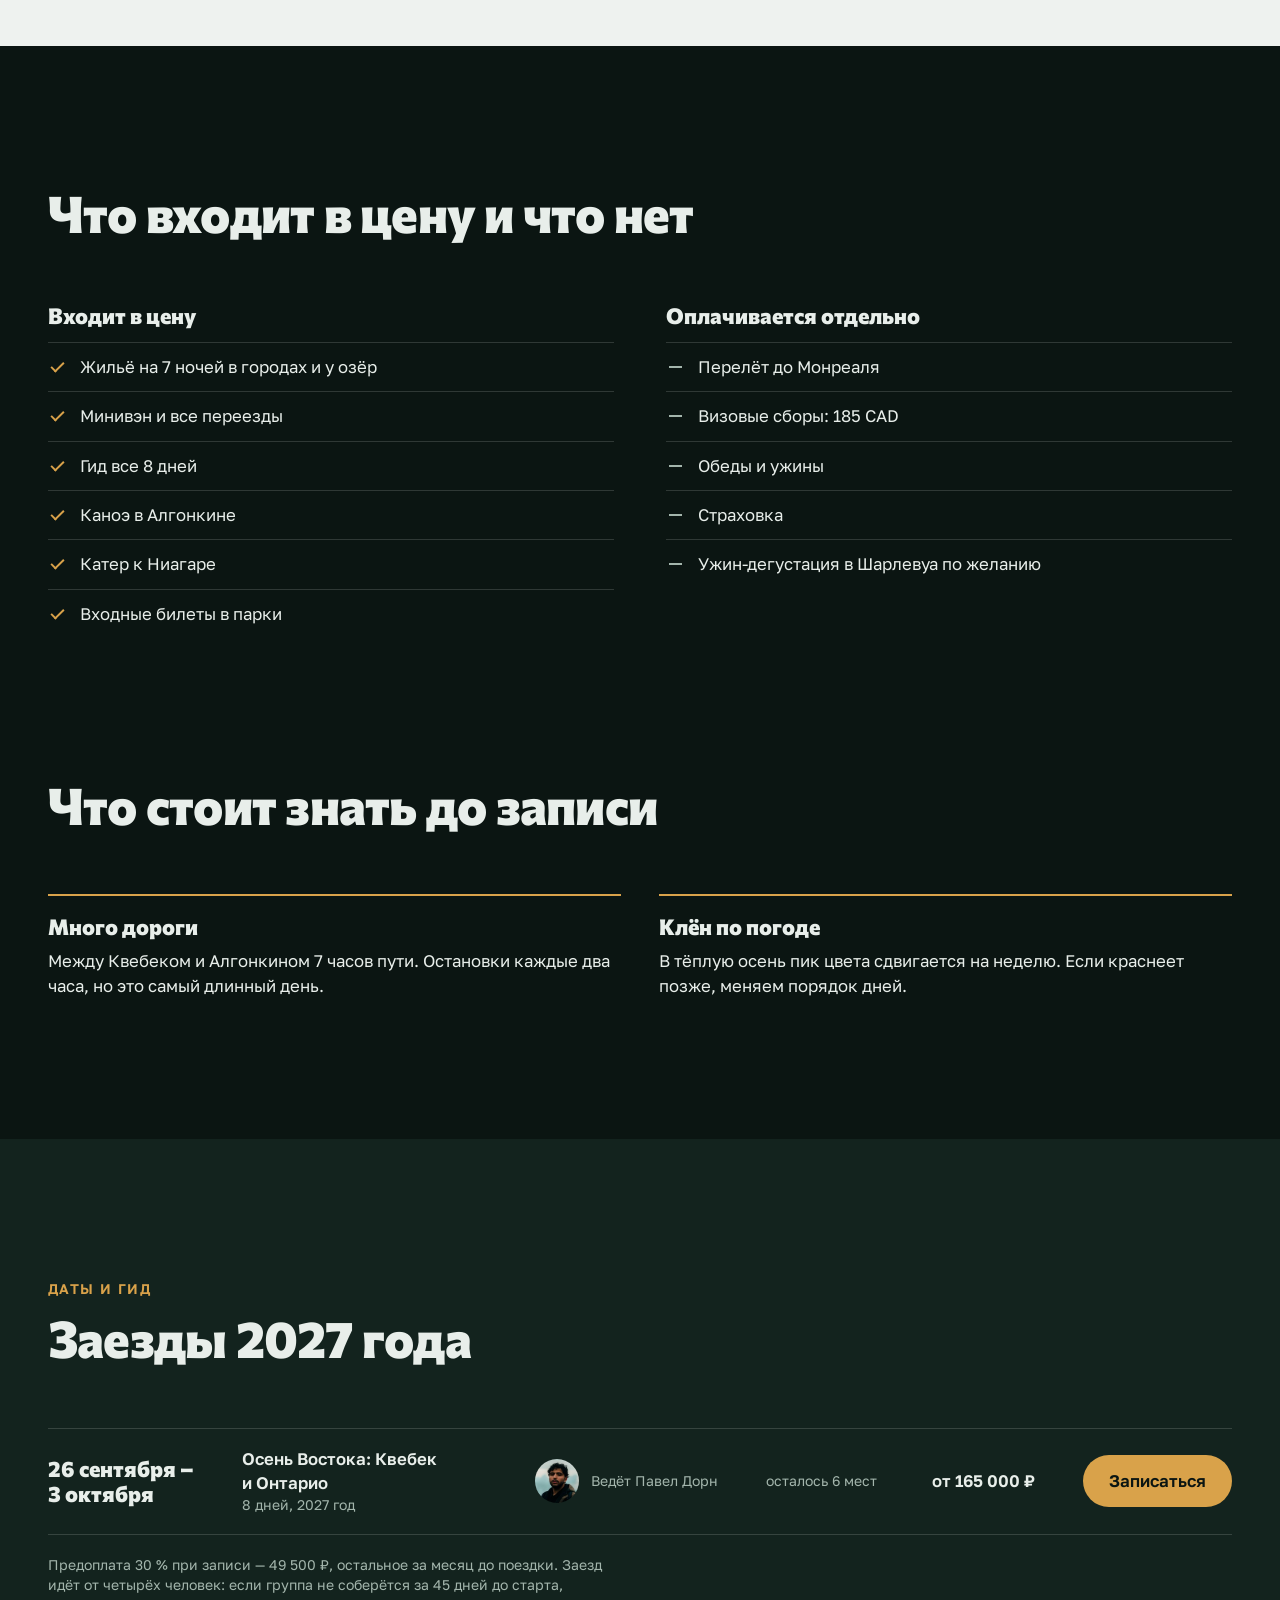
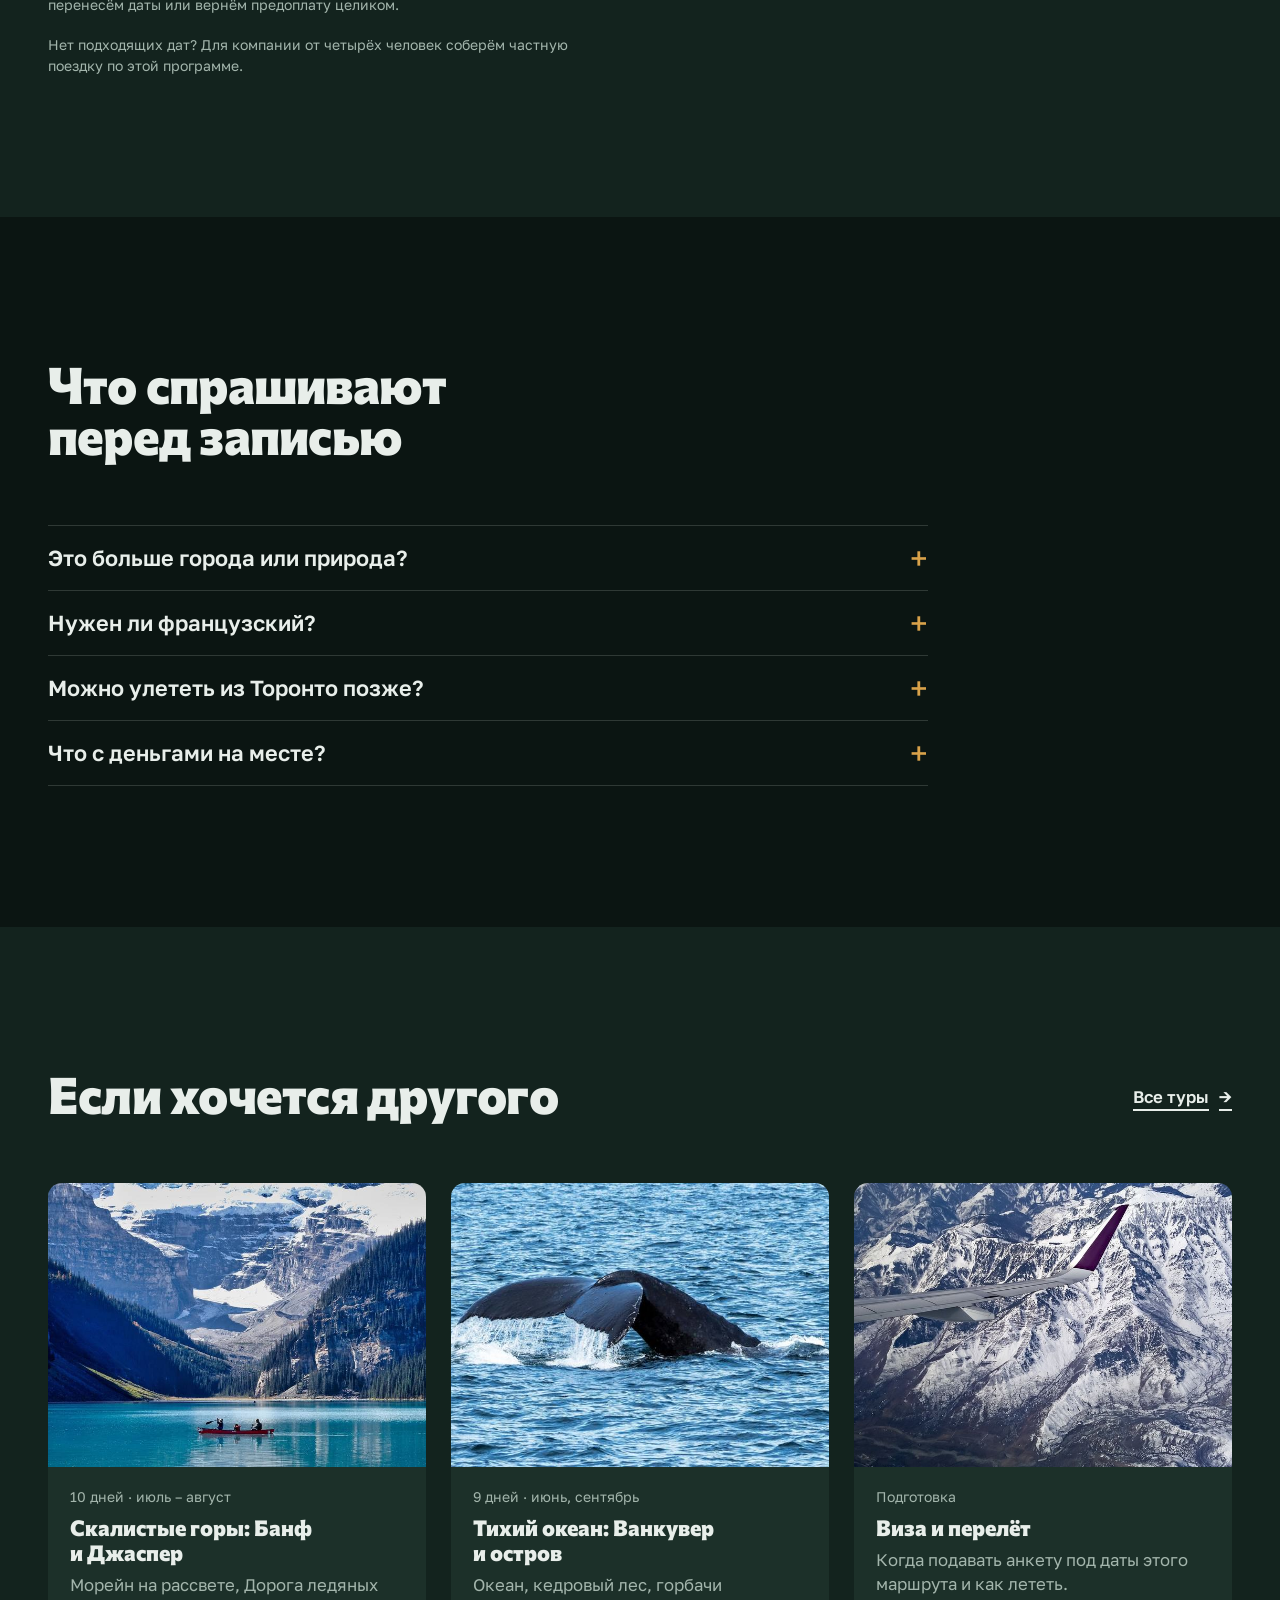
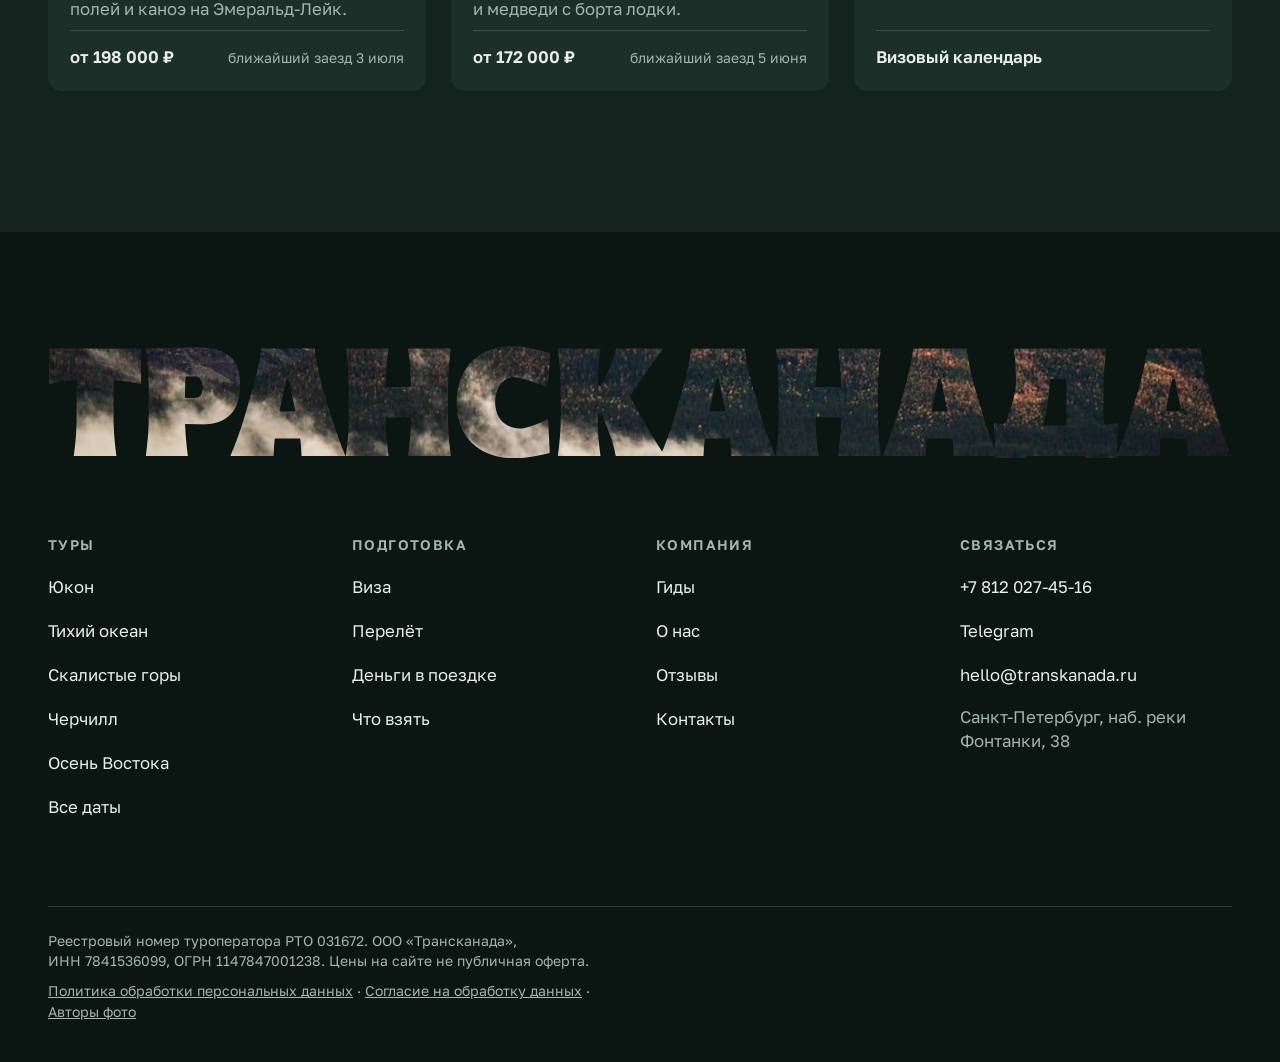
<file: east.html>
<!doctype html>
<html lang="ru">
<head>
<meta charset="utf-8">
<meta name="viewport" content="width=device-width, initial-scale=1">
<title>Осень Востока: Квебек и&nbsp;Онтарио, 8&nbsp;дней&nbsp;— Трансканада</title>
<meta name="description" content="Восемь дней от Монреаля до Ниагары в неделю, когда краснеют клёны: французский Квебек, озёра Алгонкина и водопад на рассвете. Группа до 8 человек, гид Павел Дорн, от 165 000 ₽.">
<meta name="theme-color" content="#0B1512">
<meta name="robots" content="noindex">
<meta property="og:type" content="website">
<meta property="og:locale" content="ru_RU">
<meta property="og:title" content="Осень Востока: Квебек и Онтарио, 8 дней — Трансканада">
<meta property="og:description" content="Восемь дней от Монреаля до Ниагары в неделю, когда краснеют клёны: французский Квебек, озёра Алгонкина и водопад на рассвете. Группа до 8 человек, гид Павел Дорн, от 165 000 ₽.">
<meta property="og:image" content="https://artemkaaaaa3-sketch.github.io/transkanada/img/east-saguenay-falls.jpg">
<link rel="icon" href="data:image/svg+xml,%3Csvg xmlns='http://www.w3.org/2000/svg' viewBox='0 0 32 32'%3E%3Crect width='32' height='32' rx='7' fill='%230B1512'/%3E%3Cpath d='M16 5 23 17h-4l5.5 9h-17L13 17H9z' fill='%23D9A24A'/%3E%3C/svg%3E">
<link rel="stylesheet" href="css/site.css?v=1b63351a">
</head>
<body>
<a class="skip" href="#main">К&nbsp;содержанию</a>
<header class="head" id="head">
  <div class="head__in">
    <a class="logo" href="index.html" aria-label="Трансканада, на главную"><svg viewBox="0 0 30 30" aria-hidden="true" focusable="false"><path d="M15 2.5 23.5 16.5H18.8L25.5 26.5H4.5L11.2 16.5H6.5Z" fill="#D9A24A"/><path d="M1.5 28.2H28.5" stroke="#E8EEEA" stroke-width="1.6" stroke-linecap="round"/></svg><span>Трансканада</span></a>
    <div class="head__menu" id="headMenu">
      <nav class="nav" aria-label="Разделы сайта"><a href="tours.html">Туры</a><a href="tours.html#dates">Даты</a><a href="guides.html">Гиды</a><a href="prepare.html">Подготовка</a><a href="about.html">О&nbsp;нас</a><a href="contacts.html">Контакты</a></nav>
      <div class="head__act">
        <a class="head__tel" href="tel:+78120274516">+7&nbsp;812&nbsp;027-45-16</a>
        <button class="btn btn--gold" type="button" data-book>Записаться</button>
      </div>
    </div>
    <button class="burger" id="burger" type="button" aria-expanded="false" aria-controls="headMenu" aria-label="Меню"><i></i></button>
  </div>
</header>
<main id="main">

<section class="thero" id="top">
  <div class="thero__media"><img src="img/east-saguenay-falls.jpg?v=7c1c97bb" srcset="img/east-saguenay-falls-sm.jpg?v=6ac9026b 720w, img/east-saguenay-falls-md.jpg?v=9bf9c664 1600w, img/east-saguenay-falls.jpg?v=7c1c97bb 2560w" sizes="(orientation: portrait) 1280px, 100vw" alt="Пороги реки в осеннем лесу Сагеная" width="2560" height="1707" decoding="async"></div>
  <div class="thero__top"><div class="wrap"><nav class="crumbs" aria-label="Путь по сайту"><a href="index.html">Главная</a><span aria-hidden="true">/</span><a href="tours.html">Туры</a><span aria-hidden="true">/</span><span aria-current="page">Осень Востока</span></nav></div></div>
  <div class="thero__in wrap">
    <h1 class="thero__h1">Осень Востока</h1>
    <p class="thero__lead">Восемь дней от&nbsp;Монреаля до&nbsp;Ниагары в&nbsp;неделю, когда&nbsp;краснеют клёны: французский Квебек, озёра Алгонкина и&nbsp;водопад на&nbsp;рассвете.</p>
    <dl class="facts">
      <div><dt>Длительность</dt><dd>8&nbsp;дней</dd></div>
      <div><dt>Сезон</dt><dd>конец сентября</dd></div>
      <div><dt>Группа</dt><dd>до&nbsp;8&nbsp;человек</dd></div>
      <div><dt>Цена</dt><dd>от&nbsp;165&nbsp;000&nbsp;₽</dd></div>
      <div><dt>Гид</dt><dd>Павел Дорн</dd></div>
    </dl>
    <div class="thero__cta"><button class="btn btn--gold" type="button" data-book data-tour="east">Выбрать дату</button><a class="btn btn--ghost" href="#program">Программа по&nbsp;дням</a></div>
  </div>
</section>

<section class="sec" id="see">
  <div class="wrap">
    <div class="sec__head"><h2 class="h2">Клён, старые города и&nbsp;озёра</h2></div>
    <div class="mosaic"><figure class="mosaic__i"><button class="mosaic__btn" type="button" data-lb data-full="img/east-montreal-autumn.jpg?v=6deaa083" data-cap="Монреаль осенью" aria-label="Открыть фото: Монреаль осенью"><img src="img/east-montreal-autumn.jpg?v=6deaa083" srcset="img/east-montreal-autumn-sm.jpg?v=4a37b834 720w, img/east-montreal-autumn.jpg?v=6deaa083 1280w" sizes="(max-width: 760px) 1280px, 60vw" alt="Монреаль с горы Мон-Руаяль среди осенних деревьев" width="1280" height="719" loading="lazy" decoding="async"></button><figcaption>Монреаль осенью</figcaption></figure><figure class="mosaic__i"><button class="mosaic__btn" type="button" data-lb data-full="img/east-terrace.jpg?v=4a248a8a" data-cap="Шато Фронтенак, Квебек" aria-label="Открыть фото: Шато Фронтенак, Квебек"><img src="img/east-terrace.jpg?v=4a248a8a" srcset="img/east-terrace-sm.jpg?v=b50cfc99 720w, img/east-terrace.jpg?v=4a248a8a 1280w" sizes="(max-width: 760px) 1280px, 40vw" alt="Шато Фронтенак над террасой" width="1280" height="719" loading="lazy" decoding="async"></button><figcaption>Шато Фронтенак, Квебек</figcaption></figure><figure class="mosaic__i"><button class="mosaic__btn" type="button" data-lb data-full="img/east-red-maple.jpg?v=196aa32f" data-cap="Красный клён" aria-label="Открыть фото: Красный клён"><img src="img/east-red-maple.jpg?v=196aa32f" srcset="img/east-red-maple-sm.jpg?v=e5e54283 720w, img/east-red-maple.jpg?v=196aa32f 1280w" sizes="(max-width: 760px) 1280px, 40vw" alt="Красные листья клёна на ветке" width="1280" height="853" loading="lazy" decoding="async"></button><figcaption>Красный клён</figcaption></figure><figure class="mosaic__i"><button class="mosaic__btn" type="button" data-lb data-full="img/east-yellow-canoe.jpg?v=40227147" data-cap="Каноэ на озере" aria-label="Открыть фото: Каноэ на озере"><img src="img/east-yellow-canoe.jpg?v=40227147" srcset="img/east-yellow-canoe-sm.jpg?v=fa1d8b5f 720w, img/east-yellow-canoe.jpg?v=40227147 1280w" sizes="(max-width: 760px) 1280px, 40vw" alt="Жёлтое каноэ на осеннем озере" width="1280" height="960" loading="lazy" decoding="async"></button><figcaption>Каноэ на&nbsp;озере</figcaption></figure><figure class="mosaic__i"><button class="mosaic__btn" type="button" data-lb data-full="img/east-horseshoe.jpg?v=b1045cd2" data-cap="Подкова Ниагары" aria-label="Открыть фото: Подкова Ниагары"><img src="img/east-horseshoe.jpg?v=b1045cd2" srcset="img/east-horseshoe-sm.jpg?v=9e5b12a7 720w, img/east-horseshoe.jpg?v=b1045cd2 1280w" sizes="(max-width: 760px) 1280px, 40vw" alt="Край водопада Подкова сверху" width="1280" height="853" loading="lazy" decoding="async"></button><figcaption>Подкова Ниагары</figcaption></figure></div>
  </div>
</section>

<section class="sec spruce" id="program">
  <div class="wrap">
    <div class="sec__head"><h2 class="h2">Программа по&nbsp;дням</h2><a class="link-arrow" href="#dates">Даты и&nbsp;гид</a></div>
    <div class="prog">
      <div class="prog__in">
        <div class="prog__days" role="tablist" aria-label="Дни маршрута"><button type="button" role="tab" id="tab-1" aria-controls="progPanel" aria-selected="true" tabindex="0"><span class="prog__n">1</span><span class="prog__t">Монреаль</span></button><button type="button" role="tab" id="tab-2" aria-controls="progPanel" aria-selected="false" tabindex="-1"><span class="prog__n">2</span><span class="prog__t">Квебек</span></button><button type="button" role="tab" id="tab-3" aria-controls="progPanel" aria-selected="false" tabindex="-1"><span class="prog__n">3</span><span class="prog__t">Шарлевуа</span></button><button type="button" role="tab" id="tab-4" aria-controls="progPanel" aria-selected="false" tabindex="-1"><span class="prog__n">4</span><span class="prog__t">Монморанси</span></button><button type="button" role="tab" id="tab-5" aria-controls="progPanel" aria-selected="false" tabindex="-1"><span class="prog__n">5</span><span class="prog__t">Алгонкин</span></button><button type="button" role="tab" id="tab-6" aria-controls="progPanel" aria-selected="false" tabindex="-1"><span class="prog__n">6</span><span class="prog__t">Каноэ</span></button><button type="button" role="tab" id="tab-7" aria-controls="progPanel" aria-selected="false" tabindex="-1"><span class="prog__n">7</span><span class="prog__t">Торонто</span></button><button type="button" role="tab" id="tab-8" aria-controls="progPanel" aria-selected="false" tabindex="-1"><span class="prog__n">8</span><span class="prog__t">Ниагара</span></button></div>
        <div class="prog__panel" id="progPanel" role="tabpanel" aria-live="polite">
          <figure class="prog__pic"><img src="img/east-mont-royal.jpg?v=905c64a4" srcset="img/east-mont-royal-sm.jpg?v=c1da870f 720w, img/east-mont-royal.jpg?v=905c64a4 1280w" sizes="(max-width: 900px) 100vw, 60vw" alt="Озеро в парке Мон-Руаяль" width="1280" height="722" loading="lazy" decoding="async" id="progImg"></figure>
          <p class="prog__day" id="progDay">День 1</p>
          <h3 class="prog__h" id="progH">Встреча и&nbsp;гора <span class="nw">Мон-Руаяль</span></h3>
          <p class="prog__text" id="progText">Гид встречает вас в&nbsp;аэропорту. Вечером поднимаемся на&nbsp;<span class="nw">Мон-Руаяль</span>, откуда виден город в&nbsp;красных кронах и&nbsp;река Святого&nbsp;Лаврентия.</p>
          <ul class="prog__meta" id="progMeta"><li>Пешком 4&nbsp;км</li><li>Ночь: Монреаль</li></ul>
        </div>
      </div>
    </div>
  </div>
</section>

<section class="sec" id="guide">
  <div class="wrap gwho">
    <figure class="gwho__photo rv"><img src="img/guide-1.jpg?v=4420c933" alt="Павел в куртке на фоне пасмурного неба" width="560" height="700" loading="lazy" decoding="async"></figure>
    <div class="gwho__text">
      <h2 class="h2">Маршрут ведёт Павел Дорн</h2>
      <p class="gwho__line">Знает, какие холмы Шарлевуа краснеют первыми и&nbsp;в&nbsp;котором часу у&nbsp;Ниагары ещё&nbsp;никого&nbsp;нет.</p>
      <ul class="gblock__facts"><li>Живёт в&nbsp;Монреале</li><li>Говорит по-французски</li></ul>
      <div class="gwho__btns"><button class="btn btn--gold" type="button" data-book data-tour="east">Спросить Павла</button><a class="link-arrow" href="guides.html#g-pavel">Подробнее о&nbsp;гиде</a></div>
    </div>
  </div>
</section>

<section class="sec light" id="price">
  <div class="wrap split">
    <div class="split__side">
      <p class="kicker">Цена поездки</p>
      <h2 class="h2">Сколько выйдет вместе с&nbsp;перелётом</h2>
      <p class="split__lead">Тур оплачиваете нам в&nbsp;рублях по&nbsp;договору. Билеты, визовые сборы и&nbsp;страховку&nbsp;— сами, а&nbsp;мы&nbsp;подскажем, где&nbsp;дешевле. Цифры на&nbsp;сентябрь 2026&nbsp;года.</p>
    </div>
    <div class="calc__box" id="calc" data-base="165000">
      <div class="calc__row"><span>Тур, место в&nbsp;двухместном номере</span><b>165&nbsp;000&nbsp;₽</b></div>
      <fieldset class="seg"><legend>Номер</legend><label class="opt"><input type="radio" name="room" value="0" checked><span>Место в&nbsp;двухместном</span></label><label class="opt"><input type="radio" name="room" value="40000"><span>Одноместный, +40&nbsp;000&nbsp;₽</span></label></fieldset>
      <fieldset class="seg"><legend>Перелёт туда и&nbsp;обратно</legend><label class="opt"><input type="radio" name="fly" value="95000"><span>Низкий сезон, около&nbsp;95&nbsp;000&nbsp;₽</span></label><label class="opt"><input type="radio" name="fly" value="160000" checked><span>Лето и&nbsp;праздники, около&nbsp;160&nbsp;000&nbsp;₽</span></label><label class="opt"><input type="radio" name="fly" value="0"><span>Билеты уже&nbsp;есть</span></label></fieldset>
      <fieldset class="seg"><legend>На&nbsp;месте</legend><label class="opt"><input type="checkbox" name="meals" value="36000" checked><span>Обеды и&nbsp;ужины, около&nbsp;4&nbsp;500&nbsp;₽ в&nbsp;день</span></label><label class="opt"><input type="checkbox" name="ins" value="3900" checked disabled><span>Страховка на&nbsp;весь&nbsp;срок, около&nbsp;3&nbsp;900&nbsp;₽: без&nbsp;неё не&nbsp;везём</span></label></fieldset>
      <div class="calc__total"><span>Итого на&nbsp;человека</span><b id="calcTotal">364&nbsp;900&nbsp;₽</b></div>
      <p class="calc__note">Плюс визовые сборы 185&nbsp;CAD: их&nbsp;платят Канаде при&nbsp;подаче&nbsp;анкеты.</p>
    </div>
  </div>
</section>

<section class="sec" id="included">
  <div class="wrap">
    <div class="sec__head"><h2 class="h2">Что входит в&nbsp;цену и&nbsp;что нет</h2></div>
    <div class="incl">
      <div><h3>Входит в&nbsp;цену</h3><ul><li>Жильё на&nbsp;7&nbsp;ночей в&nbsp;городах и&nbsp;у&nbsp;озёр</li><li>Минивэн и&nbsp;все&nbsp;переезды</li><li>Гид все&nbsp;8&nbsp;дней</li><li>Каноэ в&nbsp;Алгонкине</li><li>Катер к&nbsp;Ниагаре</li><li>Входные билеты в&nbsp;парки</li></ul></div>
      <div class="incl__no"><h3>Оплачивается отдельно</h3><ul><li>Перелёт до&nbsp;Монреаля</li><li>Визовые сборы: 185&nbsp;CAD</li><li>Обеды и&nbsp;ужины</li><li>Страховка</li><li>Ужин-дегустация в&nbsp;Шарлевуа по&nbsp;желанию</li></ul></div>
    </div>
  </div>
</section>

<section class="sec" id="honest">
  <div class="wrap">
    <div class="sec__head"><h2 class="h2">Что стоит знать до&nbsp;записи</h2></div>
    <ul class="honest"><li><b>Много дороги</b>Между&nbsp;Квебеком и&nbsp;Алгонкином 7&nbsp;часов пути. Остановки каждые два часа, но&nbsp;это&nbsp;самый длинный&nbsp;день.</li><li><b>Клён по&nbsp;погоде</b>В&nbsp;тёплую осень пик цвета сдвигается на&nbsp;неделю. Если&nbsp;краснеет позже, меняем порядок&nbsp;дней.</li></ul>
  </div>
</section>

<section class="sec spruce" id="dates">
  <div class="wrap">
    <div class="sec__head"><p class="kicker">Даты и&nbsp;гид</p><h2 class="h2">Заезды 2027&nbsp;года</h2></div>
    <ul class="drows"><li class="drow">
  <p class="drow__when">26&nbsp;сентября&nbsp;– 3&nbsp;октября</p>
  <div class="drow__tour"><a href="east.html">Осень Востока: Квебек и&nbsp;Онтарио</a><span>8&nbsp;дней, 2027&nbsp;год</span></div>
  <div class="drow__guide"><img class="face" src="img/gface-pavel.jpg?v=e9899c7d" alt="" width="44" height="44" loading="lazy"><span>Ведёт Павел Дорн</span></div>
  <p class="drow__seats">осталось 6&nbsp;мест</p>
  <p class="drow__price">от&nbsp;165&nbsp;000&nbsp;₽</p>
  <button class="btn btn--gold drow__btn" type="button" data-book data-tour="east" data-date="east-0926">Записаться</button>
</li></ul>
    <p class="note">Предоплата 30&nbsp;% при&nbsp;записи&nbsp;— 49&nbsp;500&nbsp;₽, остальное за&nbsp;месяц до&nbsp;поездки. Заезд идёт от&nbsp;четырёх человек: если&nbsp;группа не&nbsp;соберётся за&nbsp;45&nbsp;дней до&nbsp;старта, перенесём даты или&nbsp;вернём предоплату&nbsp;целиком.</p>
    <p class="note">Нет подходящих дат? Для&nbsp;компании от&nbsp;четырёх человек соберём частную поездку по&nbsp;этой&nbsp;программе.</p>
  </div>
</section>

<section class="sec" id="faq">
  <div class="wrap">
    <div class="sec__head"><h2 class="h2">Что спрашивают перед&nbsp;записью</h2></div>
    <div class="faq"><details><summary>Это&nbsp;больше города или&nbsp;природа?</summary><p>Примерно поровну: три дня проводим в&nbsp;городах, три в&nbsp;парках и&nbsp;два в&nbsp;дороге с&nbsp;остановками.</p></details><details><summary>Нужен ли&nbsp;французский?</summary><p>Не&nbsp;нужен, всё&nbsp;переводит гид. Пара слов вроде «мерси» и&nbsp;«бонжур»&nbsp;пригодится.</p></details><details><summary>Можно улететь из&nbsp;Торонто позже?</summary><p>Да, в&nbsp;последний день отвезём в&nbsp;город вместо&nbsp;аэропорта.</p></details><details><summary>Что с&nbsp;деньгами на&nbsp;месте?</summary><p>Российские карты не&nbsp;работают. Возьмите наличные доллары или&nbsp;карту банка Казахстана или&nbsp;Киргизии.</p></details></div>
  </div>
</section>

<section class="sec spruce" id="more">
  <div class="wrap">
    <div class="sec__head"><h2 class="h2">Если&nbsp;хочется другого</h2><a class="link-arrow" href="tours.html">Все&nbsp;туры</a></div>
    <ul class="tcards"><li class="tcard" data-tags="mountains">
  <a class="tcard__link" href="rockies.html">
    <figure class="tcard__pic rv"><img src="img/rockies-red-canoe.jpg?v=5286b433" srcset="img/rockies-red-canoe-sm.jpg?v=2f1cbc4d 720w, img/rockies-red-canoe.jpg?v=5286b433 1280w" sizes="(max-width: 640px) 100vw, (max-width: 1100px) 50vw, 33vw" alt="Красное каноэ на бирюзовом озере Лейк-Луиз под ледником" width="1280" height="960" loading="lazy" decoding="async"></figure>
    <div class="tcard__body">
      <p class="tcard__meta">10&nbsp;дней · июль&nbsp;– август</p>
      <h3 class="tcard__h">Скалистые горы: Банф и&nbsp;Джаспер</h3>
      <p class="tcard__line">Морейн на&nbsp;рассвете, Дорога ледяных полей и&nbsp;каноэ на&nbsp;<span class="nw">Эмеральд-Лейк</span>.</p>
      <p class="tcard__foot"><span class="tcard__price">от&nbsp;198&nbsp;000&nbsp;₽</span><span class="tcard__next">ближайший заезд 3&nbsp;июля</span></p>
    </div>
  </a>
</li><li class="tcard" data-tags="wild">
  <a class="tcard__link" href="pacific.html">
    <figure class="tcard__pic rv"><img src="img/pacific-whale.jpg?v=63e8cc25" srcset="img/pacific-whale-sm.jpg?v=2de5a5c5 720w, img/pacific-whale.jpg?v=63e8cc25 1280w" sizes="(max-width: 640px) 100vw, (max-width: 1100px) 50vw, 33vw" alt="Хвост горбача над синей водой" width="1280" height="785" loading="lazy" decoding="async"></figure>
    <div class="tcard__body">
      <p class="tcard__meta">9&nbsp;дней · июнь, сентябрь</p>
      <h3 class="tcard__h">Тихий океан: Ванкувер и&nbsp;остров</h3>
      <p class="tcard__line">Океан, кедровый лес, горбачи и&nbsp;медведи с&nbsp;борта&nbsp;лодки.</p>
      <p class="tcard__foot"><span class="tcard__price">от&nbsp;172&nbsp;000&nbsp;₽</span><span class="tcard__next">ближайший заезд 5&nbsp;июня</span></p>
    </div>
  </a>
</li><li class="tcard">
  <a class="tcard__link" href="prepare.html#visa">
    <figure class="tcard__pic rv"><img src="img/visa-wing.jpg?v=553dd7f0" srcset="img/visa-wing-sm.jpg?v=f7040fbf 720w, img/visa-wing.jpg?v=553dd7f0 960w" sizes="(max-width: 640px) 100vw, (max-width: 1100px) 50vw, 33vw" alt="Крыло самолёта над заснеженными горами" width="960" height="1280" loading="lazy" decoding="async"></figure>
    <div class="tcard__body">
      <p class="tcard__meta">Подготовка</p>
      <h3 class="tcard__h">Виза и&nbsp;перелёт</h3>
      <p class="tcard__line">Когда&nbsp;подавать анкету под&nbsp;даты этого маршрута и&nbsp;как&nbsp;лететь.</p>
      <p class="tcard__foot"><span class="tcard__price">Визовый календарь</span></p>
    </div>
  </a>
</li></ul>
  </div>
</section>

</main>
<footer class="foot">
  <div class="wrap foot__fit" aria-hidden="true"><p class="foot__word">Трансканада</p></div>
  <div class="wrap">
    <div class="foot__grid">
      <div class="foot__col"><p class="foot__h">Туры</p><ul><li><a href="yukon.html">Юкон</a></li><li><a href="pacific.html">Тихий океан</a></li><li><a href="rockies.html">Скалистые горы</a></li><li><a href="churchill.html">Черчилл</a></li><li><a href="east.html">Осень Востока</a></li><li><a href="tours.html#dates">Все&nbsp;даты</a></li></ul></div>
      <div class="foot__col"><p class="foot__h">Подготовка</p><ul><li><a href="prepare.html#visa">Виза</a></li><li><a href="prepare.html#flight">Перелёт</a></li><li><a href="prepare.html#money">Деньги в&nbsp;поездке</a></li><li><a href="prepare.html#pack">Что взять</a></li></ul></div>
      <div class="foot__col"><p class="foot__h">Компания</p><ul><li><a href="guides.html">Гиды</a></li><li><a href="about.html">О&nbsp;нас</a></li><li><a href="about.html#reviews">Отзывы</a></li><li><a href="contacts.html">Контакты</a></li></ul></div>
      <div class="foot__col"><p class="foot__h">Связаться</p><ul><li><a href="tel:+78120274516">+7&nbsp;812&nbsp;027-45-16</a></li><li><a href="https://t.me/transkanada">Telegram</a></li><li><a href="mailto:hello@transkanada.ru">hello@transkanada.ru</a></li><li><p class="foot__note"><span class="nw">Санкт-Петербург</span>, наб. реки Фонтанки,&nbsp;38</p></li></ul></div>
    </div>
    <div class="foot__legal">
      <p>Реестровый номер туроператора РТО&nbsp;031672. ООО «Трансканада», ИНН&nbsp;7841536099, ОГРН&nbsp;1147847001238. Цены на&nbsp;сайте не&nbsp;публичная&nbsp;оферта.</p>
      <p><a href="policy.html">Политика обработки персональных данных</a> · <a href="soglasie.html">Согласие на&nbsp;обработку данных</a> · <a href="credits.html">Авторы фото</a></p>
    </div>
  </div>
</footer>
<button class="btn btn--gold dock" id="dock" type="button" data-book data-tour="east">Записаться на&nbsp;поездку</button>
<dialog class="book" id="book" aria-labelledby="bookT">
  <form class="book__form" id="bookForm" novalidate>
    <div class="book__head"><h2 class="book__t" id="bookT">Заявка на&nbsp;поездку</h2><button class="book__x" type="button" id="bookClose" aria-label="Закрыть">×</button></div>
    <div class="book__guide" id="bookGuide" hidden><img class="face" src="img/gface-anton.jpg?v=ec9416df" alt="" width="44" height="44"><p><b></b><span></span></p></div>
    <label class="fld"><span>Тур</span><select id="bTour" name="tour"><option value="">Пока не&nbsp;выбрал</option><option value="yukon">Юкон: сияние над&nbsp;Уайтхорсом</option><option value="pacific">Тихий океан: Ванкувер и&nbsp;остров</option><option value="rockies">Скалистые горы: Банф и&nbsp;Джаспер</option><option value="churchill">Черчилл: белые медведи</option><option value="east">Осень Востока: Квебек и&nbsp;Онтарио</option></select></label>
    <label class="fld"><span>Даты</span><select id="bDate" name="date"><option value="">Пока не&nbsp;знаю</option></select></label>
    <div class="fld2"><label class="fld"><span>Имя</span><input id="bName" name="name" autocomplete="name"></label><label class="fld"><span>Телефон или&nbsp;Telegram</span><input id="bTel" name="tel" autocomplete="tel"></label></div>
    <label class="check"><input type="checkbox" id="bAgree" name="agree"><span>Даю <a href="soglasie.html">согласие на&nbsp;обработку персональных данных</a> и&nbsp;принимаю <a href="policy.html">политику</a></span></label>
    <p class="err" id="bErr" role="alert"></p>
    <button class="btn btn--gold" type="submit">Отправить заявку</button>
  </form>
  <div class="book__ok" id="bOk" hidden><h2 class="book__t">Заявка отправлена</h2><p id="bOkText"></p><button class="btn btn--ghost" type="button" id="bOkClose">Хорошо</button></div>
</dialog>
<dialog class="lb" id="lb" aria-label="Фото крупно">
  <figure class="lb__fig"><img id="lbImg" src="[data-uri]" alt=""><figcaption id="lbCap"></figcaption></figure>
  <button class="lb__btn lb__prev" id="lbPrev" type="button" aria-label="Предыдущее фото">←</button>
  <button class="lb__btn lb__next" id="lbNext" type="button" aria-label="Следующее фото">→</button>
  <button class="lb__btn lb__close" id="lbClose" type="button" aria-label="Закрыть">×</button>
</dialog>
<script type="application/json" id="siteData">{"tours": [{"id": "yukon", "name": "Юкон: сияние над Уайтхорсом", "short": "Юкон", "url": "yukon.html", "guide": "olga", "img": "img/yukon-aurora-hills-sm.jpg?v=ab0915cd"}, {"id": "pacific", "name": "Тихий океан: Ванкувер и остров", "short": "Тихий океан", "url": "pacific.html", "guide": "denis", "img": "img/pacific-whale-sm.jpg?v=2de5a5c5"}, {"id": "rockies", "name": "Скалистые горы: Банф и Джаспер", "short": "Скалистые горы", "url": "rockies.html", "guide": "anton", "img": "img/rockies-red-canoe-sm.jpg?v=2f1cbc4d"}, {"id": "churchill", "name": "Черчилл: белые медведи", "short": "Черчилл", "url": "churchill.html", "guide": "vera", "img": "img/churchill-bear-sm.jpg?v=c03cec2d"}, {"id": "east", "name": "Осень Востока: Квебек и Онтарио", "short": "Осень Востока", "url": "east.html", "guide": "pavel", "img": "img/east-lookout-sm.jpg?v=514ce690"}], "guides": {"olga": {"name": "Ольга Ремизова", "face": "img/gface-olga.jpg?v=090b1ecd"}, "denis": {"name": "Денис Корнеев", "face": "img/gface-denis.jpg?v=be133bcd"}, "anton": {"name": "Антон Мельник", "face": "img/gface-anton.jpg?v=ec9416df"}, "vera": {"name": "Вера Ланская", "face": "img/gface-vera.jpg?v=3350e805"}, "pavel": {"name": "Павел Дорн", "face": "img/gface-pavel.jpg?v=e9899c7d"}}, "dates": [{"id": "yukon-0218", "tour": "yukon", "when": "18–24 февраля 2027", "months": [1]}, {"id": "yukon-0315", "tour": "yukon", "when": "15–21 марта 2027", "months": [2]}, {"id": "pacific-0605", "tour": "pacific", "when": "5–13 июня 2027", "months": [5]}, {"id": "rockies-0703", "tour": "rockies", "when": "3–12 июля 2027", "months": [6]}, {"id": "rockies-0814", "tour": "rockies", "when": "14–23 августа 2027", "months": [7]}, {"id": "pacific-0911", "tour": "pacific", "when": "11–19 сентября 2027", "months": [8]}, {"id": "east-0926", "tour": "east", "when": "26 сентября – 3 октября 2027", "months": [8, 9]}, {"id": "churchill-1102", "tour": "churchill", "when": "2–7 ноября 2027", "months": [10]}], "months": [{"name": "Январь", "note": "Самые длинные ночи и самые сильные морозы на Юконе.", "empty": "Групп в январе нет: при минус сорока ночные выезды отменяют через раз. Ближайший заезд — 18 февраля, Юкон."}, {"name": "Февраль", "note": "Лучшее время для сияния: длинные ночи и ясное небо над Юконом.", "empty": ""}, {"name": "Март", "note": "Последние недели сияния и упряжки по плотному снегу.", "empty": ""}, {"name": "Апрель", "note": "Межсезон: в горах тает, к озёрам не проехать.", "empty": "В апреле групп нет. Если свободны только сейчас, у Тофино идут серые киты: соберём частную поездку на остров Ванкувер."}, {"name": "Май", "note": "Горные озёра ещё подо льдом.", "empty": "Групп нет: сезон на острове Ванкувер мы начинаем в июне. Ближайший заезд — 5 июня, Тихий океан."}, {"name": "Июнь", "note": "Горбачи у острова Ванкувер и долгие светлые вечера.", "empty": ""}, {"name": "Июль", "note": "Озёра Скалистых гор оттаяли, тропы открыты.", "empty": ""}, {"name": "Август", "note": "Тёплые дни в горах и звёзды над Джаспером.", "empty": ""}, {"name": "Сентябрь", "note": "Лосось идёт в реки, клёны краснеют на Востоке.", "empty": ""}, {"name": "Октябрь", "note": "Пик цвета в Квебеке до середины месяца.", "empty": ""}, {"name": "Ноябрь", "note": "Белые медведи ждут льда у Гудзонова залива.", "empty": ""}, {"name": "Декабрь", "note": "Короткий день и праздничные цены на билеты.", "empty": "В декабре групп нет: перелёт на праздники стоит вдвое дороже. Ближайший заезд — 18 февраля, Юкон."}]}</script>
<script type="application/json" id="progData">[{"img": "img/east-mont-royal.jpg?v=905c64a4", "srcset": "img/east-mont-royal-sm.jpg?v=c1da870f 720w, img/east-mont-royal.jpg?v=905c64a4 1280w", "alt": "Озеро в парке Мон-Руаяль", "title": "Встреча и гора Мон-Руаяль", "text": "Гид встречает вас в аэропорту. Вечером поднимаемся на Мон‑Руаяль, откуда виден город в красных кронах и река Святого Лаврентия.", "meta": ["Пешком 4 км", "Ночь: Монреаль"]}, {"img": "img/east-frontenac-sunset.jpg?v=02ffe419", "srcset": "img/east-frontenac-sunset-sm.jpg?v=d7adfdd9 720w, img/east-frontenac-sunset.jpg?v=02ffe419 1280w", "alt": "Шато Фронтенак на закате", "title": "Старый город за стеной", "text": "Три часа вдоль реки. Старый Квебек — единственный город севернее Мексики, где сохранилась крепостная стена.", "meta": ["В пути 3 ч", "Пешком 6 км", "Ночь: Квебек"]}, {"img": "img/east-charlevoix.jpg?v=c0daf4ea", "srcset": "img/east-charlevoix-sm.jpg?v=8ee9ee82 720w, img/east-charlevoix.jpg?v=c0daf4ea 1280w", "alt": "Огни Бе-Сен-Поля у реки вечером", "title": "Холмы в огне", "text": "Дорога вдоль реки к Бе‑Сен‑Полю: холмы Шарлевуа красные сверху донизу. Вечером ужин в деревне художников.", "meta": ["В пути 2 ч", "Ночь: Бе-Сен-Поль"]}, {"img": "img/east-montmorency.jpg?v=ec719e51", "srcset": "img/east-montmorency-sm.jpg?v=f74fa1db 720w, img/east-montmorency.jpg?v=ec719e51 853w", "alt": "Водопад Монморанси", "title": "Водопад выше Ниагары", "text": "Водопад Монморанси: 83 метра, на 30 выше Ниагары. Мост над обрывом, вечером старый Квебек в огнях.", "meta": ["Пешком 3 км", "Ночь: Квебек"]}, {"img": "img/east-maple-road.jpg?v=1b386f1b", "srcset": "img/east-maple-road-sm.jpg?v=57c02367 720w, img/east-maple-road.jpg?v=1b386f1b 1280w", "alt": "Дорога через осенний лес", "title": "Тропа к обрыву", "text": "Долгий переезд в провинциальный парк Алгонкин. Тропа Лукаут: 2 км вверх к обрыву, под которым лес до горизонта.", "meta": ["В пути 7 ч", "Пешком 2 км", "Ночь: Алгонкин"]}, {"img": "img/east-canoe.jpg?v=158a15a8", "srcset": "img/east-canoe-sm.jpg?v=5566a061 720w, img/east-canoe.jpg?v=158a15a8 1280w", "alt": "Нос каноэ на спокойной воде", "title": "Утро на воде", "text": "Рассвет над озером в тумане, каноэ на два часа, днём тропа к водопаду. Лоси чаще выходят к дороге утром и вечером.", "meta": ["Каноэ 2 ч", "Пешком 5 км", "Ночь: Алгонкин"]}, {"img": "img/east-toronto.jpg?v=2f20f674", "srcset": "img/east-toronto-sm.jpg?v=84bd1de8 720w, img/east-toronto.jpg?v=2f20f674 1280w", "alt": "Небоскрёбы Торонто вечером", "title": "Город у озера", "text": "Три часа до Торонто, вечер у озера Онтарио и ужин в районе старой винокурни.", "meta": ["В пути 3 ч", "Ночь: Торонто"]}, {"img": "img/east-niagara.jpg?v=7ddaf4a6", "srcset": "img/east-niagara-sm.jpg?v=49c6b2d1 720w, img/east-niagara.jpg?v=7ddaf4a6 1280w", "alt": "Катер у подножия Ниагары", "title": "Водопад на рассвете", "text": "Выезд в 06:00, чтобы застать Ниагару без толпы. Катер к подножию водопада, потом аэропорт Торонто.", "meta": ["В пути 1,5 ч", "Катер 20 мин"]}]</script>
<script src="js/site.js?v=cdd955bd"></script>
</body>
</html>
</file>
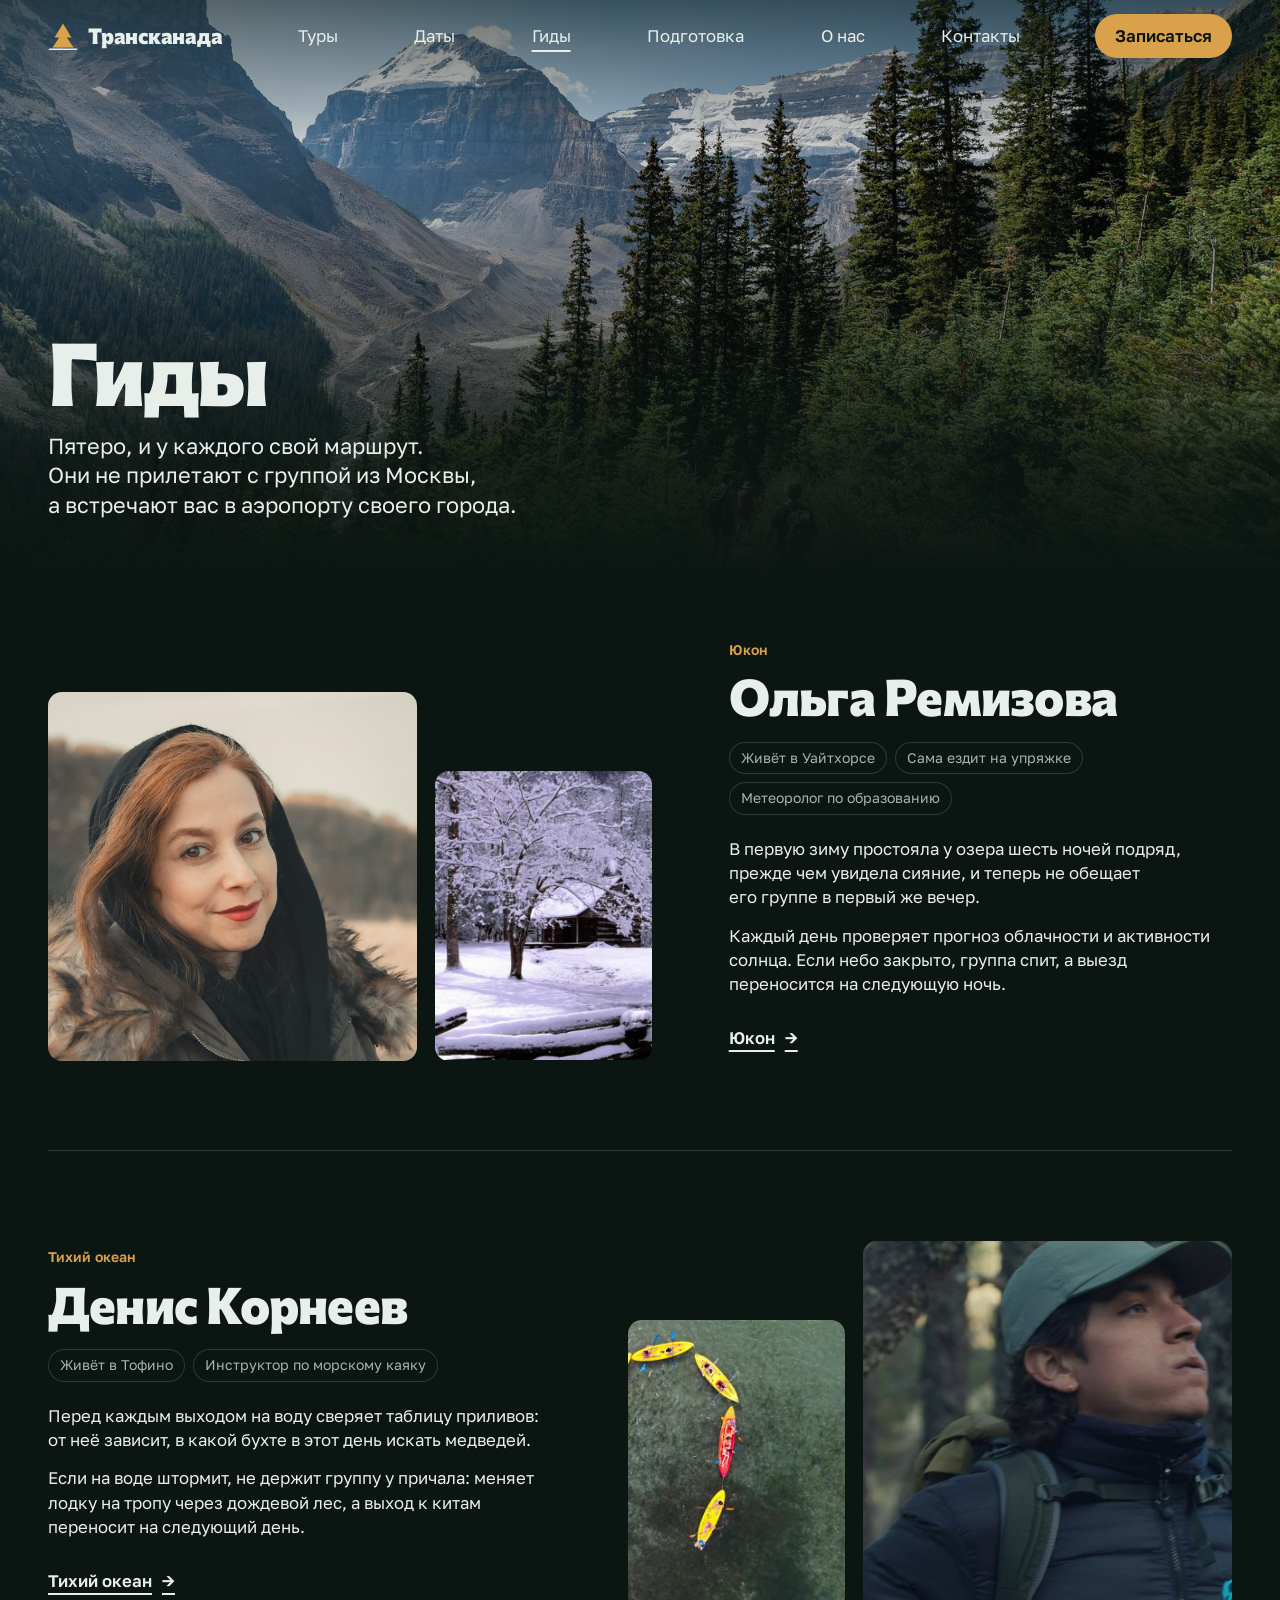
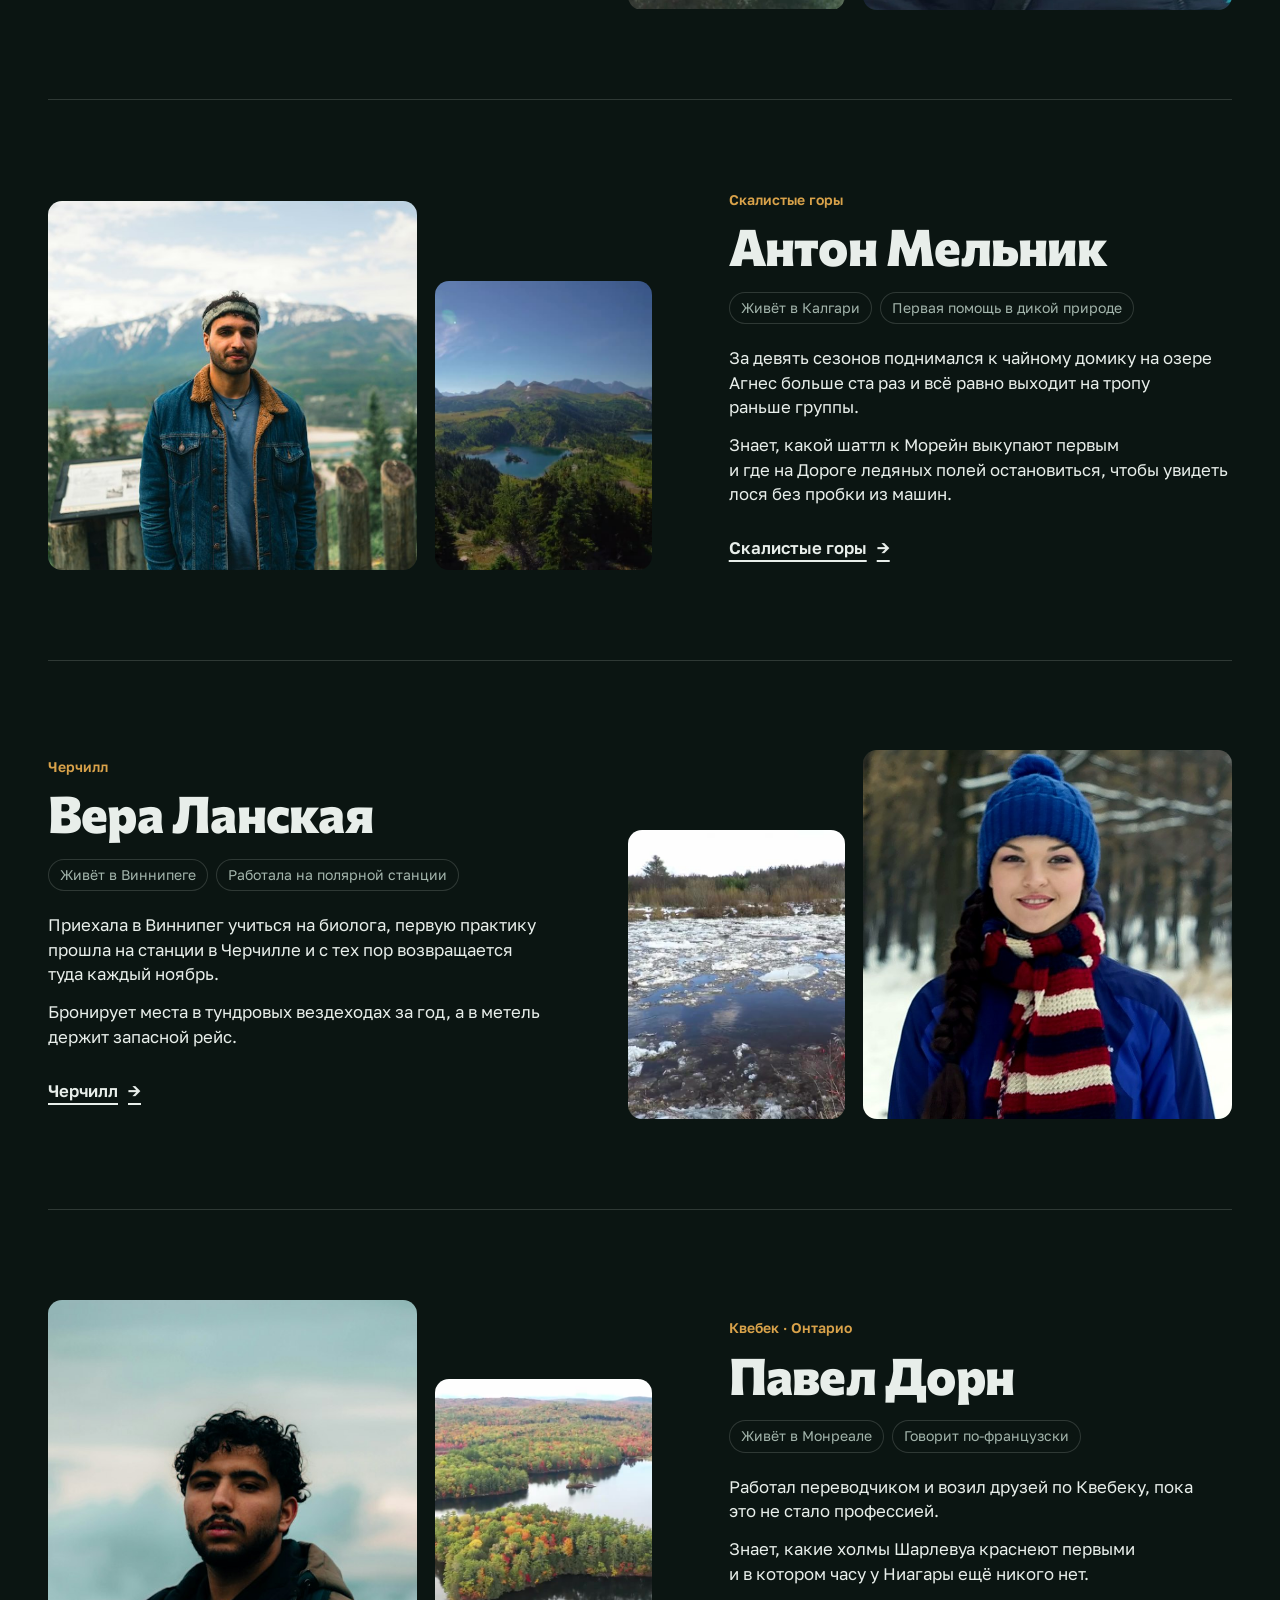
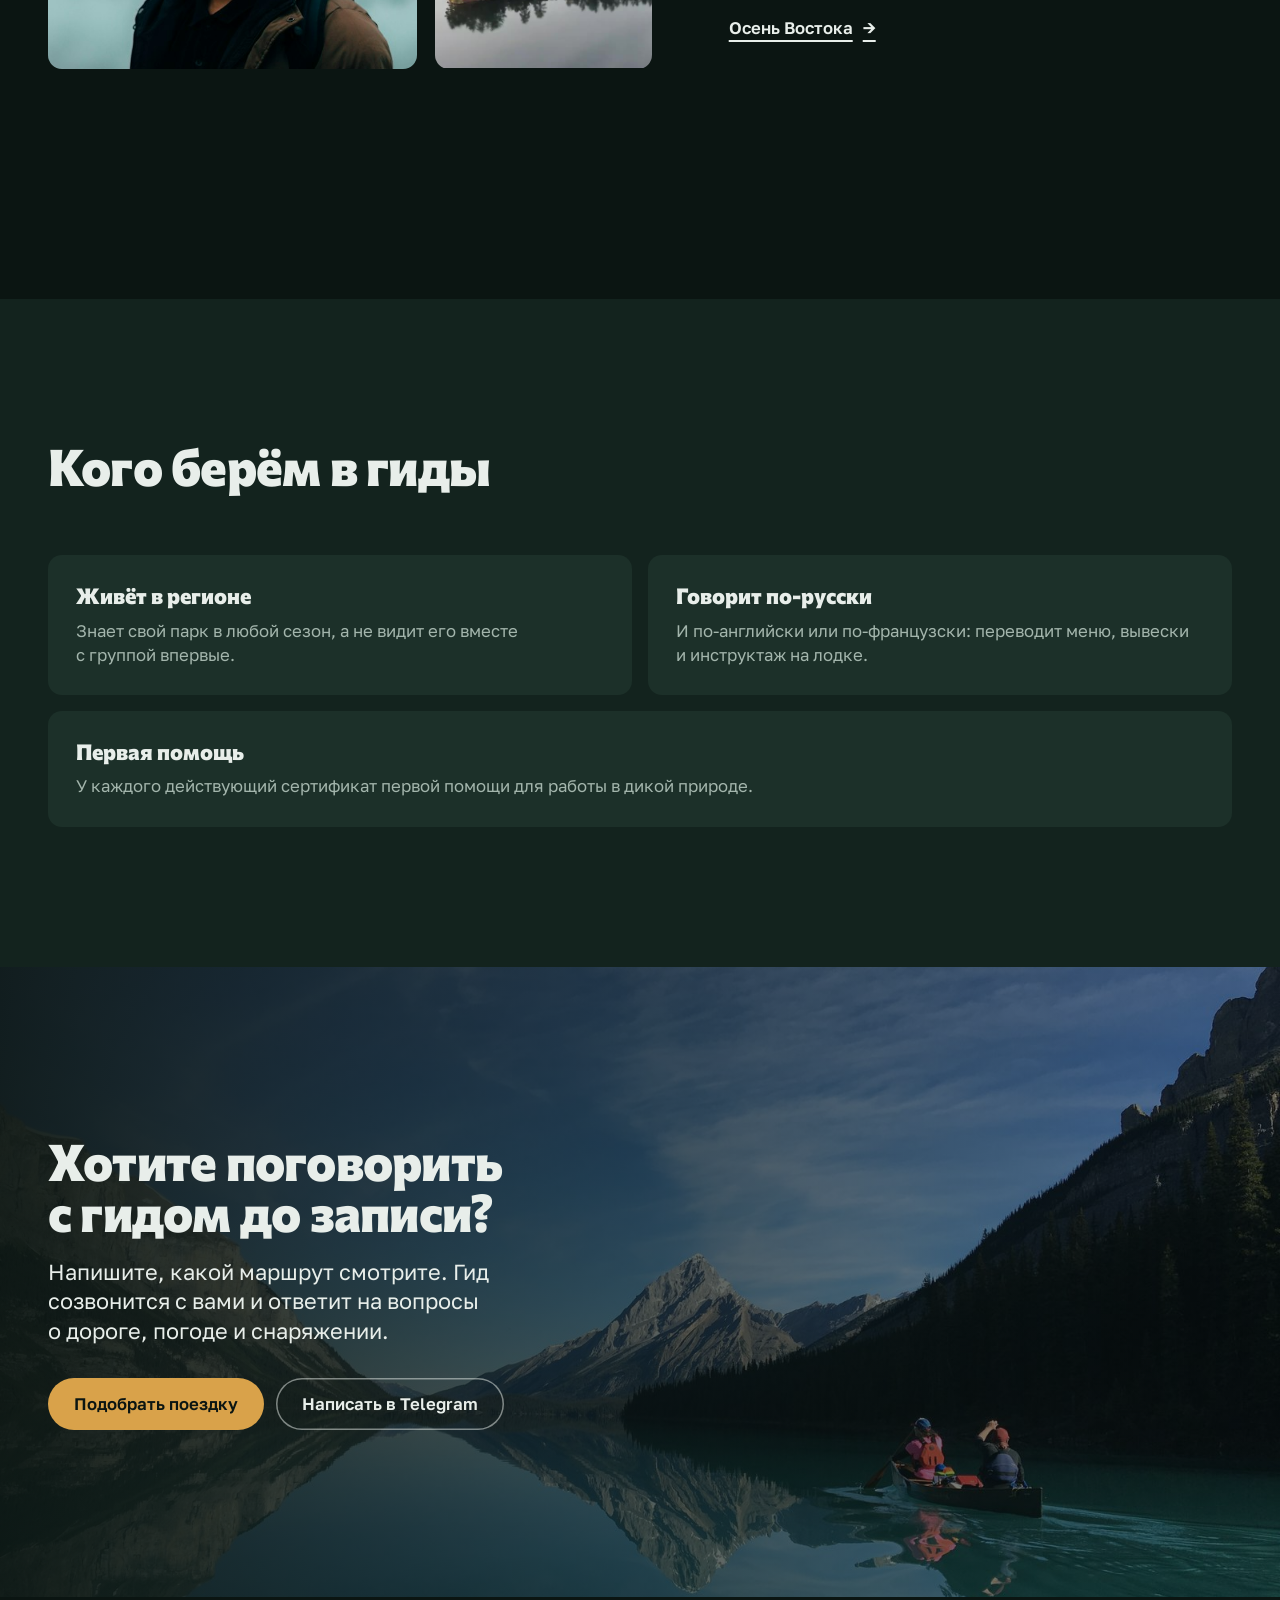
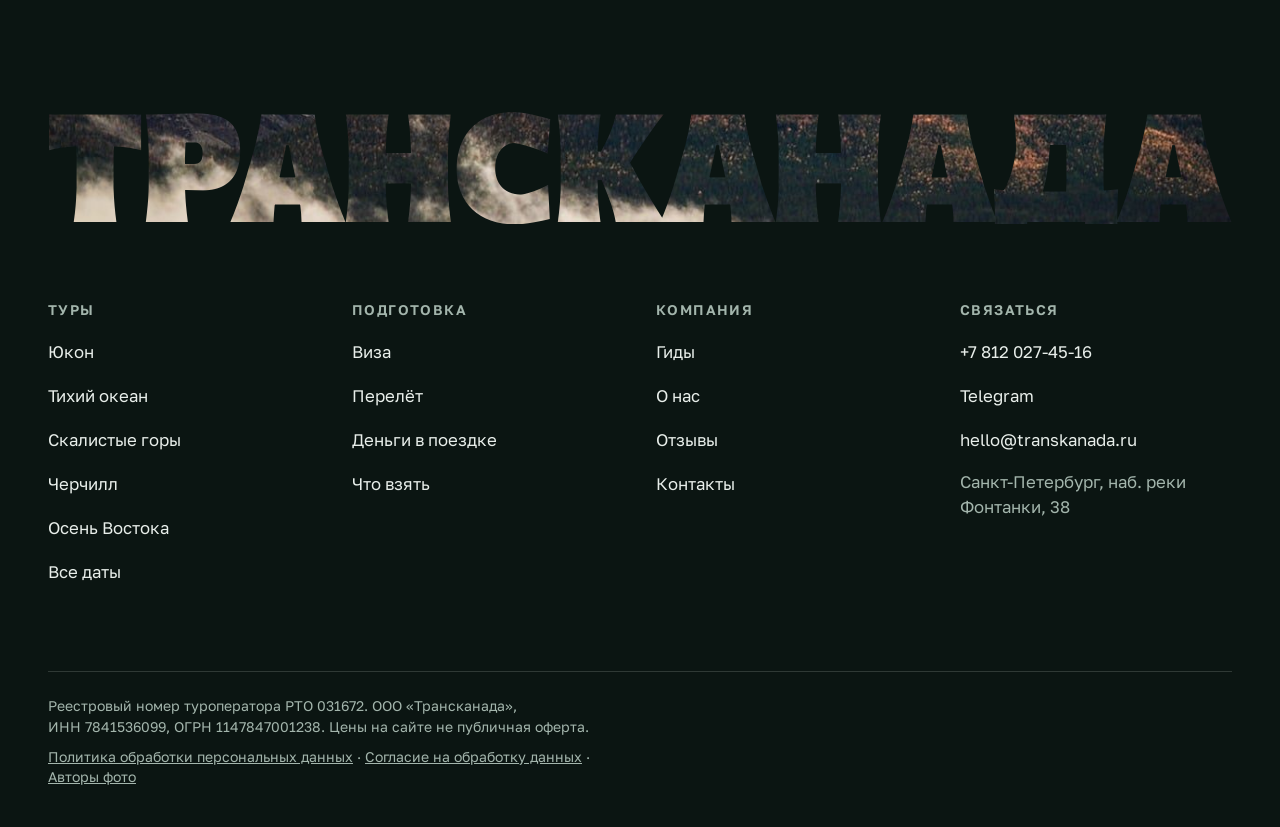
<file: guides.html>
<!doctype html>
<html lang="ru">
<head>
<meta charset="utf-8">
<meta name="viewport" content="width=device-width, initial-scale=1">
<title>Гиды&nbsp;— Трансканада</title>
<meta name="description" content="Пятеро гидов Трансканады живут в своих регионах: Уайтхорс, Тофино, Калгари, Виннипег и Монреаль. Кто ведёт каждый маршрут и как мы их выбираем.">
<meta name="theme-color" content="#0B1512">
<meta name="robots" content="noindex">
<meta property="og:type" content="website">
<meta property="og:locale" content="ru_RU">
<meta property="og:title" content="Гиды — Трансканада">
<meta property="og:description" content="Пятеро гидов Трансканады живут в своих регионах: Уайтхорс, Тофино, Калгари, Виннипег и Монреаль. Кто ведёт каждый маршрут и как мы их выбираем.">
<meta property="og:image" content="https://artemkaaaaa3-sketch.github.io/transkanada/img/guide-3.jpg">
<link rel="icon" href="data:image/svg+xml,%3Csvg xmlns='http://www.w3.org/2000/svg' viewBox='0 0 32 32'%3E%3Crect width='32' height='32' rx='7' fill='%230B1512'/%3E%3Cpath d='M16 5 23 17h-4l5.5 9h-17L13 17H9z' fill='%23D9A24A'/%3E%3C/svg%3E">
<link rel="stylesheet" href="css/site.css?v=1b63351a">
</head>
<body>
<a class="skip" href="#main">К&nbsp;содержанию</a>
<header class="head" id="head">
  <div class="head__in">
    <a class="logo" href="index.html" aria-label="Трансканада, на главную"><svg viewBox="0 0 30 30" aria-hidden="true" focusable="false"><path d="M15 2.5 23.5 16.5H18.8L25.5 26.5H4.5L11.2 16.5H6.5Z" fill="#D9A24A"/><path d="M1.5 28.2H28.5" stroke="#E8EEEA" stroke-width="1.6" stroke-linecap="round"/></svg><span>Трансканада</span></a>
    <div class="head__menu" id="headMenu">
      <nav class="nav" aria-label="Разделы сайта"><a href="tours.html">Туры</a><a href="tours.html#dates">Даты</a><a href="guides.html" aria-current="page">Гиды</a><a href="prepare.html">Подготовка</a><a href="about.html">О&nbsp;нас</a><a href="contacts.html">Контакты</a></nav>
      <div class="head__act">
        <a class="head__tel" href="tel:+78120274516">+7&nbsp;812&nbsp;027-45-16</a>
        <button class="btn btn--gold" type="button" data-book>Записаться</button>
      </div>
    </div>
    <button class="burger" id="burger" type="button" aria-expanded="false" aria-controls="headMenu" aria-label="Меню"><i></i></button>
  </div>
</header>
<main id="main">

<section class="phero">
  <div class="phero__media"><img src="img/guides-louise-trail.jpg?v=c56c0adf" srcset="img/guides-louise-trail-sm.jpg?v=1985f535 720w, img/guides-louise-trail-md.jpg?v=f21b31ee 1600w, img/guides-louise-trail.jpg?v=c56c0adf 2560w" sizes="(orientation: portrait) 1280px, 100vw" alt="Туристы на тропе у озера Луиз" width="2560" height="1440" decoding="async"></div>
  <div class="phero__in wrap">
    <h1 class="phero__h1">Гиды</h1>
    <p class="phero__lead">Пятеро, и&nbsp;у&nbsp;каждого свой&nbsp;маршрут. Они&nbsp;не&nbsp;прилетают с&nbsp;группой из&nbsp;Москвы, а&nbsp;встречают вас в&nbsp;аэропорту своего&nbsp;города.</p>
  </div>
</section>

<section class="sec" id="team">
  <div class="wrap">
    <h2 class="sr-only">Наши гиды</h2>
    <div class="gblocks"><article class="gblock" id="g-olga">
  <div class="gblock__media">
    <figure class="gblock__photo rv"><img src="img/guide-2.jpg?v=4407bb45" alt="Ольга в зимней куртке с меховым капюшоном" width="560" height="700" loading="lazy" decoding="async"></figure>
    <div class="gblock__clip" aria-hidden="true"><video muted loop playsinline preload="none" disablepictureinpicture disableremoteplayback poster="img/tour-cabin-poster.jpg?v=1e6147de" data-src="video/tour-cabin.mp4?v=b145c7f4" data-src-sm="video/tour-cabin-sm.mp4?v=67f15216"></video></div>
  </div>
  <div>
    <p class="gblock__where">Юкон</p>
    <h3 class="gblock__name">Ольга Ремизова</h3>
    <ul class="gblock__facts"><li>Живёт в&nbsp;Уайтхорсе</li><li>Сама ездит на&nbsp;упряжке</li><li>Метеоролог по&nbsp;образованию</li></ul>
    <div class="gblock__text"><p>В&nbsp;первую зиму простояла у&nbsp;озера шесть ночей подряд, прежде чем увидела сияние, и&nbsp;теперь не&nbsp;обещает его&nbsp;группе в&nbsp;первый же&nbsp;вечер.</p><p>Каждый день проверяет прогноз облачности и&nbsp;активности солнца. Если&nbsp;небо закрыто, группа спит, а&nbsp;выезд переносится на&nbsp;следующую&nbsp;ночь.</p></div>
    <p class="gblock__tours"><a class="link-arrow" href="yukon.html">Юкон</a></p>
  </div>
</article><article class="gblock" id="g-denis">
  <div class="gblock__media">
    <figure class="gblock__photo rv"><img src="img/guide-4.jpg?v=454c4624" alt="Денис в зелёной кепке и с рюкзаком в лесу" width="560" height="700" loading="lazy" decoding="async"></figure>
    <div class="gblock__clip" aria-hidden="true"><video muted loop playsinline preload="none" disablepictureinpicture disableremoteplayback poster="img/tour-kayaks-poster.jpg?v=47ca66c6" data-src="video/tour-kayaks.mp4?v=c86723eb" data-src-sm="video/tour-kayaks-sm.mp4?v=1055a0a1"></video></div>
  </div>
  <div>
    <p class="gblock__where">Тихий океан</p>
    <h3 class="gblock__name">Денис Корнеев</h3>
    <ul class="gblock__facts"><li>Живёт в&nbsp;Тофино</li><li>Инструктор по&nbsp;морскому каяку</li></ul>
    <div class="gblock__text"><p>Перед&nbsp;каждым выходом на&nbsp;воду сверяет таблицу приливов: от&nbsp;неё зависит, в&nbsp;какой бухте в&nbsp;этот&nbsp;день искать&nbsp;медведей.</p><p>Если&nbsp;на&nbsp;воде штормит, не&nbsp;держит группу у&nbsp;причала: меняет лодку на&nbsp;тропу через&nbsp;дождевой лес, а&nbsp;выход к&nbsp;китам переносит на&nbsp;следующий&nbsp;день.</p></div>
    <p class="gblock__tours"><a class="link-arrow" href="pacific.html">Тихий океан</a></p>
  </div>
</article><article class="gblock" id="g-anton">
  <div class="gblock__media">
    <figure class="gblock__photo rv"><img src="img/guide-3.jpg?v=a16fc527" alt="Антон на смотровой площадке, за спиной горы и река" width="560" height="700" loading="lazy" decoding="async"></figure>
    <div class="gblock__clip" aria-hidden="true"><video muted loop playsinline preload="none" disablepictureinpicture disableremoteplayback poster="img/tour-meadows-poster.jpg?v=b4d8357a" data-src="video/tour-meadows.mp4?v=f8ffea94" data-src-sm="video/tour-meadows-sm.mp4?v=2963a8f0"></video></div>
  </div>
  <div>
    <p class="gblock__where">Скалистые горы</p>
    <h3 class="gblock__name">Антон Мельник</h3>
    <ul class="gblock__facts"><li>Живёт в&nbsp;Калгари</li><li>Первая помощь в&nbsp;дикой природе</li></ul>
    <div class="gblock__text"><p>За&nbsp;девять сезонов поднимался к&nbsp;чайному домику на&nbsp;озере Агнес больше ста раз и&nbsp;всё&nbsp;равно выходит на&nbsp;тропу раньше&nbsp;группы.</p><p>Знает, какой шаттл к&nbsp;Морейн выкупают первым и&nbsp;где&nbsp;на&nbsp;Дороге ледяных полей остановиться, чтобы&nbsp;увидеть лося без&nbsp;пробки из&nbsp;машин.</p></div>
    <p class="gblock__tours"><a class="link-arrow" href="rockies.html">Скалистые горы</a></p>
  </div>
</article><article class="gblock" id="g-vera">
  <div class="gblock__media">
    <figure class="gblock__photo rv"><img src="img/guide-5.jpg?v=25ff826f" srcset="img/guide-5-sm.jpg?v=cfdc78b5 720w, img/guide-5.jpg?v=25ff826f 1120w" sizes="(max-width: 900px) 92vw, 45vw" alt="Вера в синей куртке и полосатом шарфе в зимнем лесу" width="1120" height="1400" loading="lazy" decoding="async"></figure>
    <div class="gblock__clip" aria-hidden="true"><video muted loop playsinline preload="none" disablepictureinpicture disableremoteplayback poster="img/tour-ice-poster.jpg?v=888239d4" data-src="video/tour-ice.mp4?v=dcdbf5f1" data-src-sm="video/tour-ice-sm.mp4?v=0e8b9735"></video></div>
  </div>
  <div>
    <p class="gblock__where">Черчилл</p>
    <h3 class="gblock__name">Вера Ланская</h3>
    <ul class="gblock__facts"><li>Живёт в&nbsp;Виннипеге</li><li>Работала на&nbsp;полярной станции</li></ul>
    <div class="gblock__text"><p>Приехала в&nbsp;Виннипег учиться на&nbsp;биолога, первую практику прошла на&nbsp;станции в&nbsp;Черчилле и&nbsp;с&nbsp;тех пор возвращается туда каждый&nbsp;ноябрь.</p><p>Бронирует места в&nbsp;тундровых вездеходах за&nbsp;год, а&nbsp;в&nbsp;метель держит запасной&nbsp;рейс.</p></div>
    <p class="gblock__tours"><a class="link-arrow" href="churchill.html">Черчилл</a></p>
  </div>
</article><article class="gblock" id="g-pavel">
  <div class="gblock__media">
    <figure class="gblock__photo rv"><img src="img/guide-1.jpg?v=4420c933" alt="Павел в куртке на фоне пасмурного неба" width="560" height="700" loading="lazy" decoding="async"></figure>
    <div class="gblock__clip" aria-hidden="true"><video muted loop playsinline preload="none" disablepictureinpicture disableremoteplayback poster="img/tour-autumn-lake-poster.jpg?v=62abf841" data-src="video/tour-autumn-lake.mp4?v=29fab1b8" data-src-sm="video/tour-autumn-lake-sm.mp4?v=8035f7e7"></video></div>
  </div>
  <div>
    <p class="gblock__where">Квебек · Онтарио</p>
    <h3 class="gblock__name">Павел Дорн</h3>
    <ul class="gblock__facts"><li>Живёт в&nbsp;Монреале</li><li>Говорит по-французски</li></ul>
    <div class="gblock__text"><p>Работал переводчиком и&nbsp;возил друзей по&nbsp;Квебеку, пока это&nbsp;не&nbsp;стало&nbsp;профессией.</p><p>Знает, какие холмы Шарлевуа краснеют первыми и&nbsp;в&nbsp;котором часу у&nbsp;Ниагары ещё&nbsp;никого&nbsp;нет.</p></div>
    <p class="gblock__tours"><a class="link-arrow" href="east.html">Осень Востока</a></p>
  </div>
</article></div>
  </div>
</section>

<section class="sec spruce" id="how">
  <div class="wrap">
    <div class="sec__head"><h2 class="h2">Кого берём в&nbsp;гиды</h2></div>
    <ul class="cards3"><li class="card"><h3 class="card__h">Живёт в&nbsp;регионе</h3><p>Знает свой&nbsp;парк в&nbsp;любой сезон, а&nbsp;не&nbsp;видит его&nbsp;вместе с&nbsp;группой&nbsp;впервые.</p></li><li class="card"><h3 class="card__h">Говорит по-русски</h3><p>И&nbsp;по-английски или&nbsp;по-французски: переводит меню, вывески и&nbsp;инструктаж на&nbsp;лодке.</p></li><li class="card"><h3 class="card__h">Первая помощь</h3><p>У&nbsp;каждого действующий сертификат первой помощи для&nbsp;работы в&nbsp;дикой&nbsp;природе.</p></li></ul>
  </div>
</section>

<section class="sec cta" id="ask">
  <div class="cta__bg"><img src="img/guides-maligne-canoe.jpg?v=ec258c34" srcset="img/guides-maligne-canoe-sm.jpg?v=6d080c62 720w, img/guides-maligne-canoe-md.jpg?v=4d88cbcc 1600w, img/guides-maligne-canoe.jpg?v=ec258c34 2560w" sizes="(orientation: portrait) 1280px, 100vw" alt="Каноэ с туристами на озере Малайн" width="2560" height="1920" loading="lazy" decoding="async"></div>
  <div class="wrap">
    <h2 class="h2">Хотите поговорить с&nbsp;гидом до&nbsp;записи?</h2>
    <p class="cta__lead">Напишите, какой маршрут смотрите. Гид созвонится с&nbsp;вами и&nbsp;ответит на&nbsp;вопросы о&nbsp;дороге, погоде и&nbsp;снаряжении.</p>
    <div class="cta__btns"><button class="btn btn--gold" type="button" data-book>Подобрать поездку</button><a class="btn btn--ghost" href="https://t.me/transkanada">Написать в&nbsp;Telegram</a></div>
  </div>
</section>

</main>
<footer class="foot">
  <div class="wrap foot__fit" aria-hidden="true"><p class="foot__word">Трансканада</p></div>
  <div class="wrap">
    <div class="foot__grid">
      <div class="foot__col"><p class="foot__h">Туры</p><ul><li><a href="yukon.html">Юкон</a></li><li><a href="pacific.html">Тихий океан</a></li><li><a href="rockies.html">Скалистые горы</a></li><li><a href="churchill.html">Черчилл</a></li><li><a href="east.html">Осень Востока</a></li><li><a href="tours.html#dates">Все&nbsp;даты</a></li></ul></div>
      <div class="foot__col"><p class="foot__h">Подготовка</p><ul><li><a href="prepare.html#visa">Виза</a></li><li><a href="prepare.html#flight">Перелёт</a></li><li><a href="prepare.html#money">Деньги в&nbsp;поездке</a></li><li><a href="prepare.html#pack">Что взять</a></li></ul></div>
      <div class="foot__col"><p class="foot__h">Компания</p><ul><li><a href="guides.html">Гиды</a></li><li><a href="about.html">О&nbsp;нас</a></li><li><a href="about.html#reviews">Отзывы</a></li><li><a href="contacts.html">Контакты</a></li></ul></div>
      <div class="foot__col"><p class="foot__h">Связаться</p><ul><li><a href="tel:+78120274516">+7&nbsp;812&nbsp;027-45-16</a></li><li><a href="https://t.me/transkanada">Telegram</a></li><li><a href="mailto:hello@transkanada.ru">hello@transkanada.ru</a></li><li><p class="foot__note"><span class="nw">Санкт-Петербург</span>, наб. реки Фонтанки,&nbsp;38</p></li></ul></div>
    </div>
    <div class="foot__legal">
      <p>Реестровый номер туроператора РТО&nbsp;031672. ООО «Трансканада», ИНН&nbsp;7841536099, ОГРН&nbsp;1147847001238. Цены на&nbsp;сайте не&nbsp;публичная&nbsp;оферта.</p>
      <p><a href="policy.html">Политика обработки персональных данных</a> · <a href="soglasie.html">Согласие на&nbsp;обработку данных</a> · <a href="credits.html">Авторы фото</a></p>
    </div>
  </div>
</footer>
<button class="btn btn--gold dock" id="dock" type="button" data-book>Записаться на&nbsp;поездку</button>
<dialog class="book" id="book" aria-labelledby="bookT">
  <form class="book__form" id="bookForm" novalidate>
    <div class="book__head"><h2 class="book__t" id="bookT">Заявка на&nbsp;поездку</h2><button class="book__x" type="button" id="bookClose" aria-label="Закрыть">×</button></div>
    <div class="book__guide" id="bookGuide" hidden><img class="face" src="img/gface-anton.jpg?v=ec9416df" alt="" width="44" height="44"><p><b></b><span></span></p></div>
    <label class="fld"><span>Тур</span><select id="bTour" name="tour"><option value="">Пока не&nbsp;выбрал</option><option value="yukon">Юкон: сияние над&nbsp;Уайтхорсом</option><option value="pacific">Тихий океан: Ванкувер и&nbsp;остров</option><option value="rockies">Скалистые горы: Банф и&nbsp;Джаспер</option><option value="churchill">Черчилл: белые медведи</option><option value="east">Осень Востока: Квебек и&nbsp;Онтарио</option></select></label>
    <label class="fld"><span>Даты</span><select id="bDate" name="date"><option value="">Пока не&nbsp;знаю</option></select></label>
    <div class="fld2"><label class="fld"><span>Имя</span><input id="bName" name="name" autocomplete="name"></label><label class="fld"><span>Телефон или&nbsp;Telegram</span><input id="bTel" name="tel" autocomplete="tel"></label></div>
    <label class="check"><input type="checkbox" id="bAgree" name="agree"><span>Даю <a href="soglasie.html">согласие на&nbsp;обработку персональных данных</a> и&nbsp;принимаю <a href="policy.html">политику</a></span></label>
    <p class="err" id="bErr" role="alert"></p>
    <button class="btn btn--gold" type="submit">Отправить заявку</button>
  </form>
  <div class="book__ok" id="bOk" hidden><h2 class="book__t">Заявка отправлена</h2><p id="bOkText"></p><button class="btn btn--ghost" type="button" id="bOkClose">Хорошо</button></div>
</dialog>
<script type="application/json" id="siteData">{"tours": [{"id": "yukon", "name": "Юкон: сияние над Уайтхорсом", "short": "Юкон", "url": "yukon.html", "guide": "olga", "img": "img/yukon-aurora-hills-sm.jpg?v=ab0915cd"}, {"id": "pacific", "name": "Тихий океан: Ванкувер и остров", "short": "Тихий океан", "url": "pacific.html", "guide": "denis", "img": "img/pacific-whale-sm.jpg?v=2de5a5c5"}, {"id": "rockies", "name": "Скалистые горы: Банф и Джаспер", "short": "Скалистые горы", "url": "rockies.html", "guide": "anton", "img": "img/rockies-red-canoe-sm.jpg?v=2f1cbc4d"}, {"id": "churchill", "name": "Черчилл: белые медведи", "short": "Черчилл", "url": "churchill.html", "guide": "vera", "img": "img/churchill-bear-sm.jpg?v=c03cec2d"}, {"id": "east", "name": "Осень Востока: Квебек и Онтарио", "short": "Осень Востока", "url": "east.html", "guide": "pavel", "img": "img/east-lookout-sm.jpg?v=514ce690"}], "guides": {"olga": {"name": "Ольга Ремизова", "face": "img/gface-olga.jpg?v=090b1ecd"}, "denis": {"name": "Денис Корнеев", "face": "img/gface-denis.jpg?v=be133bcd"}, "anton": {"name": "Антон Мельник", "face": "img/gface-anton.jpg?v=ec9416df"}, "vera": {"name": "Вера Ланская", "face": "img/gface-vera.jpg?v=3350e805"}, "pavel": {"name": "Павел Дорн", "face": "img/gface-pavel.jpg?v=e9899c7d"}}, "dates": [{"id": "yukon-0218", "tour": "yukon", "when": "18–24 февраля 2027", "months": [1]}, {"id": "yukon-0315", "tour": "yukon", "when": "15–21 марта 2027", "months": [2]}, {"id": "pacific-0605", "tour": "pacific", "when": "5–13 июня 2027", "months": [5]}, {"id": "rockies-0703", "tour": "rockies", "when": "3–12 июля 2027", "months": [6]}, {"id": "rockies-0814", "tour": "rockies", "when": "14–23 августа 2027", "months": [7]}, {"id": "pacific-0911", "tour": "pacific", "when": "11–19 сентября 2027", "months": [8]}, {"id": "east-0926", "tour": "east", "when": "26 сентября – 3 октября 2027", "months": [8, 9]}, {"id": "churchill-1102", "tour": "churchill", "when": "2–7 ноября 2027", "months": [10]}], "months": [{"name": "Январь", "note": "Самые длинные ночи и самые сильные морозы на Юконе.", "empty": "Групп в январе нет: при минус сорока ночные выезды отменяют через раз. Ближайший заезд — 18 февраля, Юкон."}, {"name": "Февраль", "note": "Лучшее время для сияния: длинные ночи и ясное небо над Юконом.", "empty": ""}, {"name": "Март", "note": "Последние недели сияния и упряжки по плотному снегу.", "empty": ""}, {"name": "Апрель", "note": "Межсезон: в горах тает, к озёрам не проехать.", "empty": "В апреле групп нет. Если свободны только сейчас, у Тофино идут серые киты: соберём частную поездку на остров Ванкувер."}, {"name": "Май", "note": "Горные озёра ещё подо льдом.", "empty": "Групп нет: сезон на острове Ванкувер мы начинаем в июне. Ближайший заезд — 5 июня, Тихий океан."}, {"name": "Июнь", "note": "Горбачи у острова Ванкувер и долгие светлые вечера.", "empty": ""}, {"name": "Июль", "note": "Озёра Скалистых гор оттаяли, тропы открыты.", "empty": ""}, {"name": "Август", "note": "Тёплые дни в горах и звёзды над Джаспером.", "empty": ""}, {"name": "Сентябрь", "note": "Лосось идёт в реки, клёны краснеют на Востоке.", "empty": ""}, {"name": "Октябрь", "note": "Пик цвета в Квебеке до середины месяца.", "empty": ""}, {"name": "Ноябрь", "note": "Белые медведи ждут льда у Гудзонова залива.", "empty": ""}, {"name": "Декабрь", "note": "Короткий день и праздничные цены на билеты.", "empty": "В декабре групп нет: перелёт на праздники стоит вдвое дороже. Ближайший заезд — 18 февраля, Юкон."}]}</script>
<script src="js/site.js?v=cdd955bd"></script>
</body>
</html>
</file>
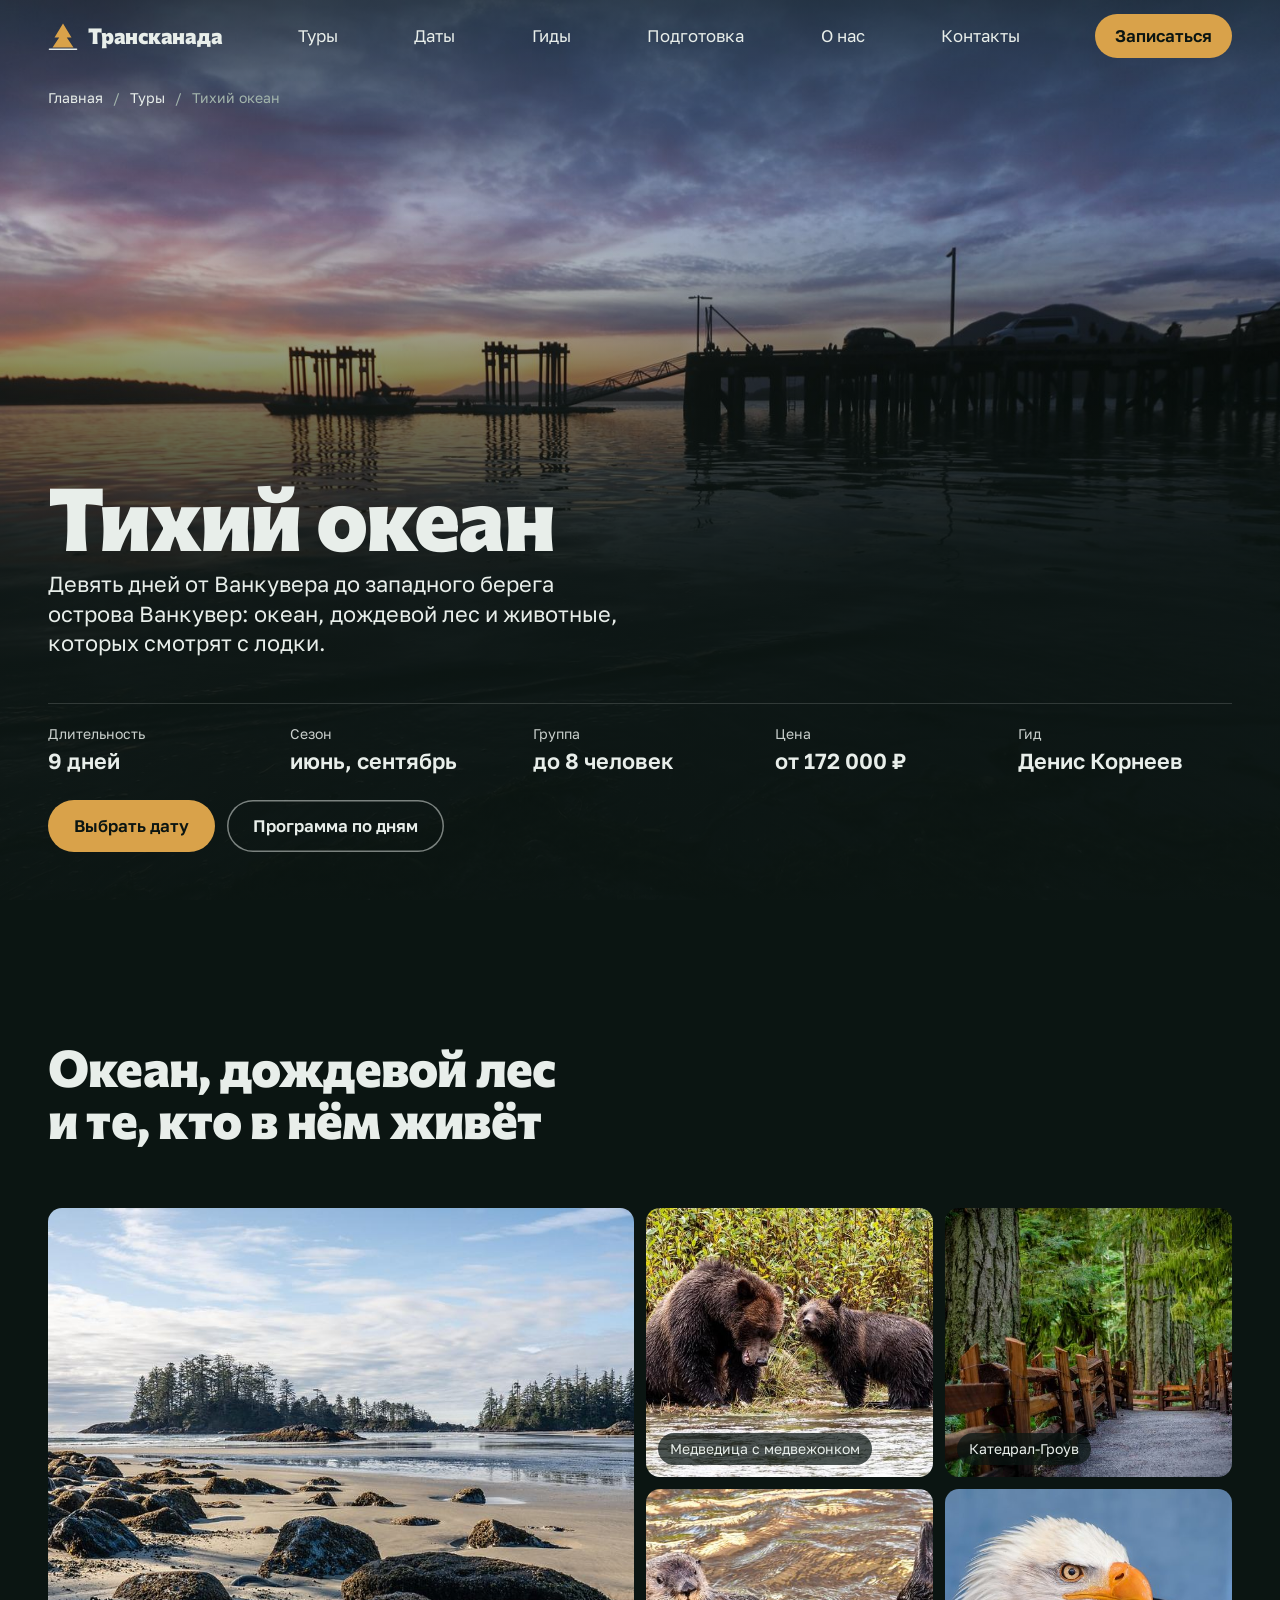
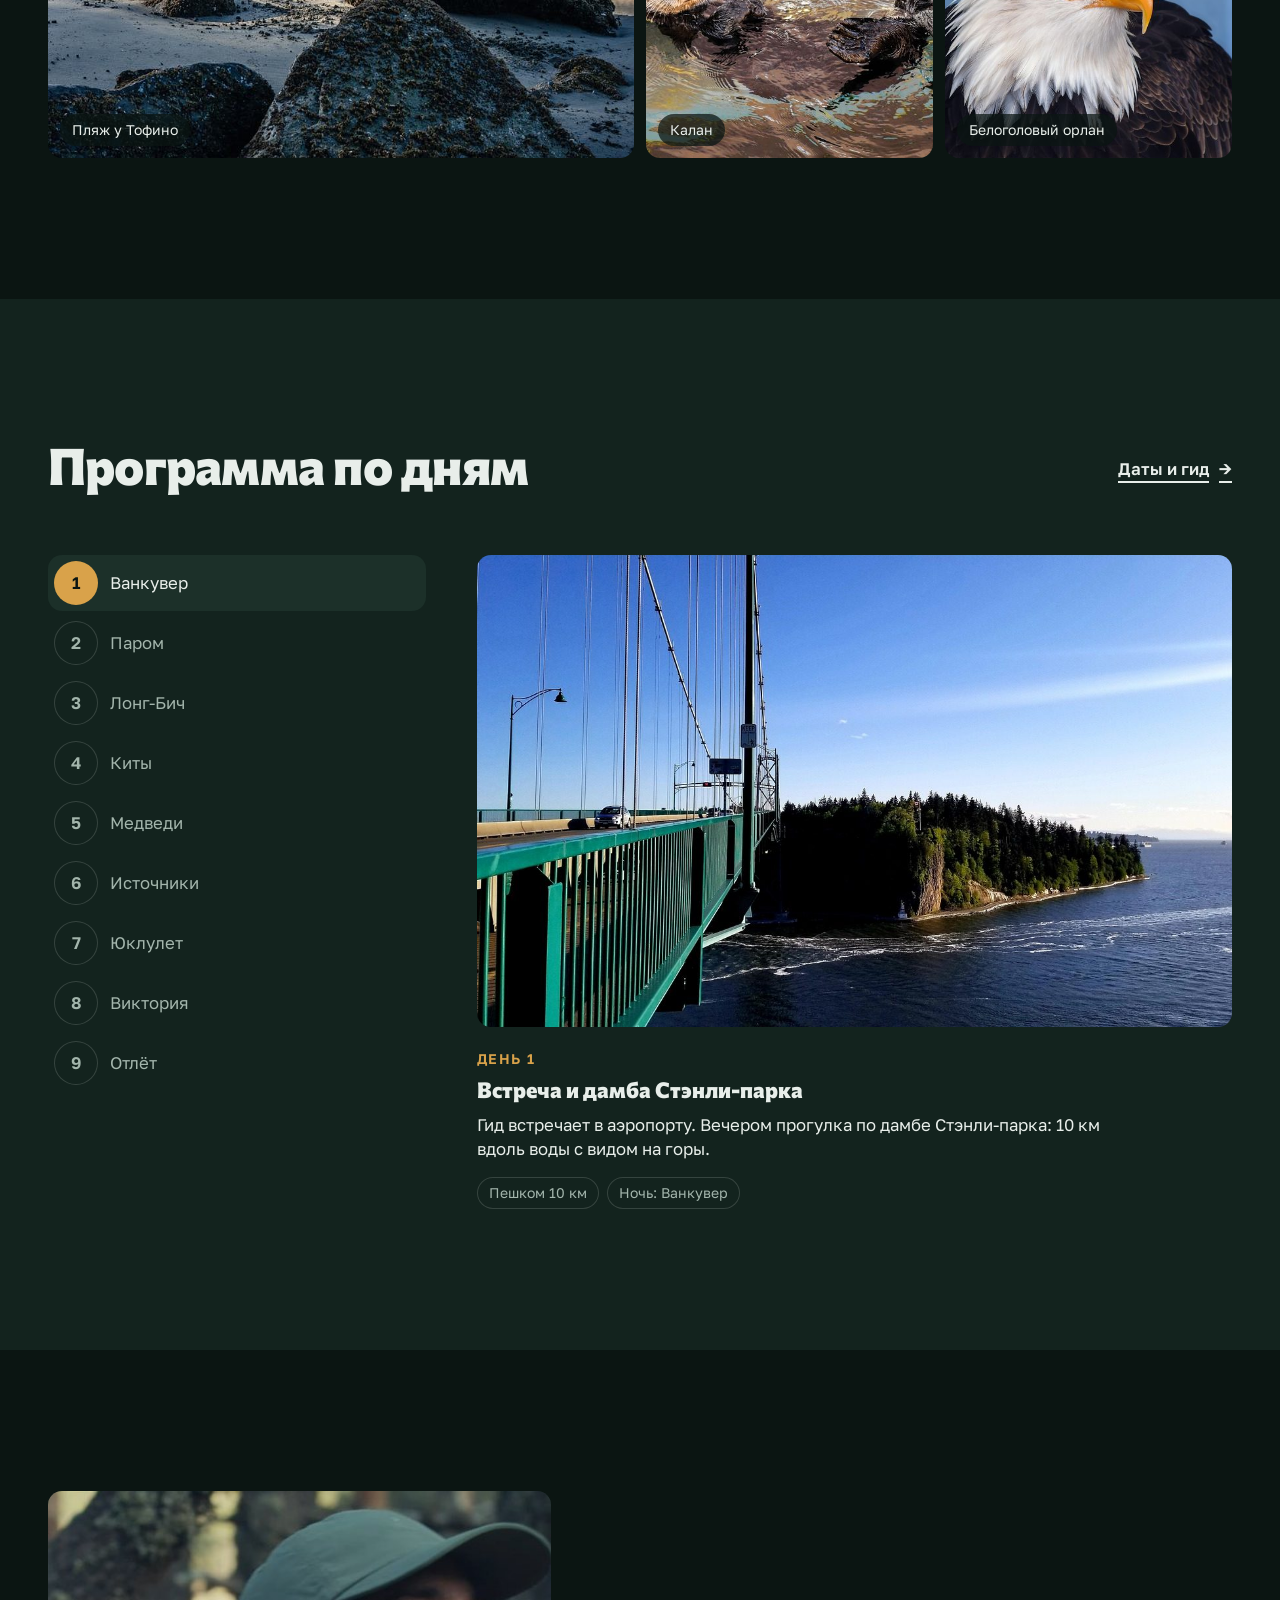
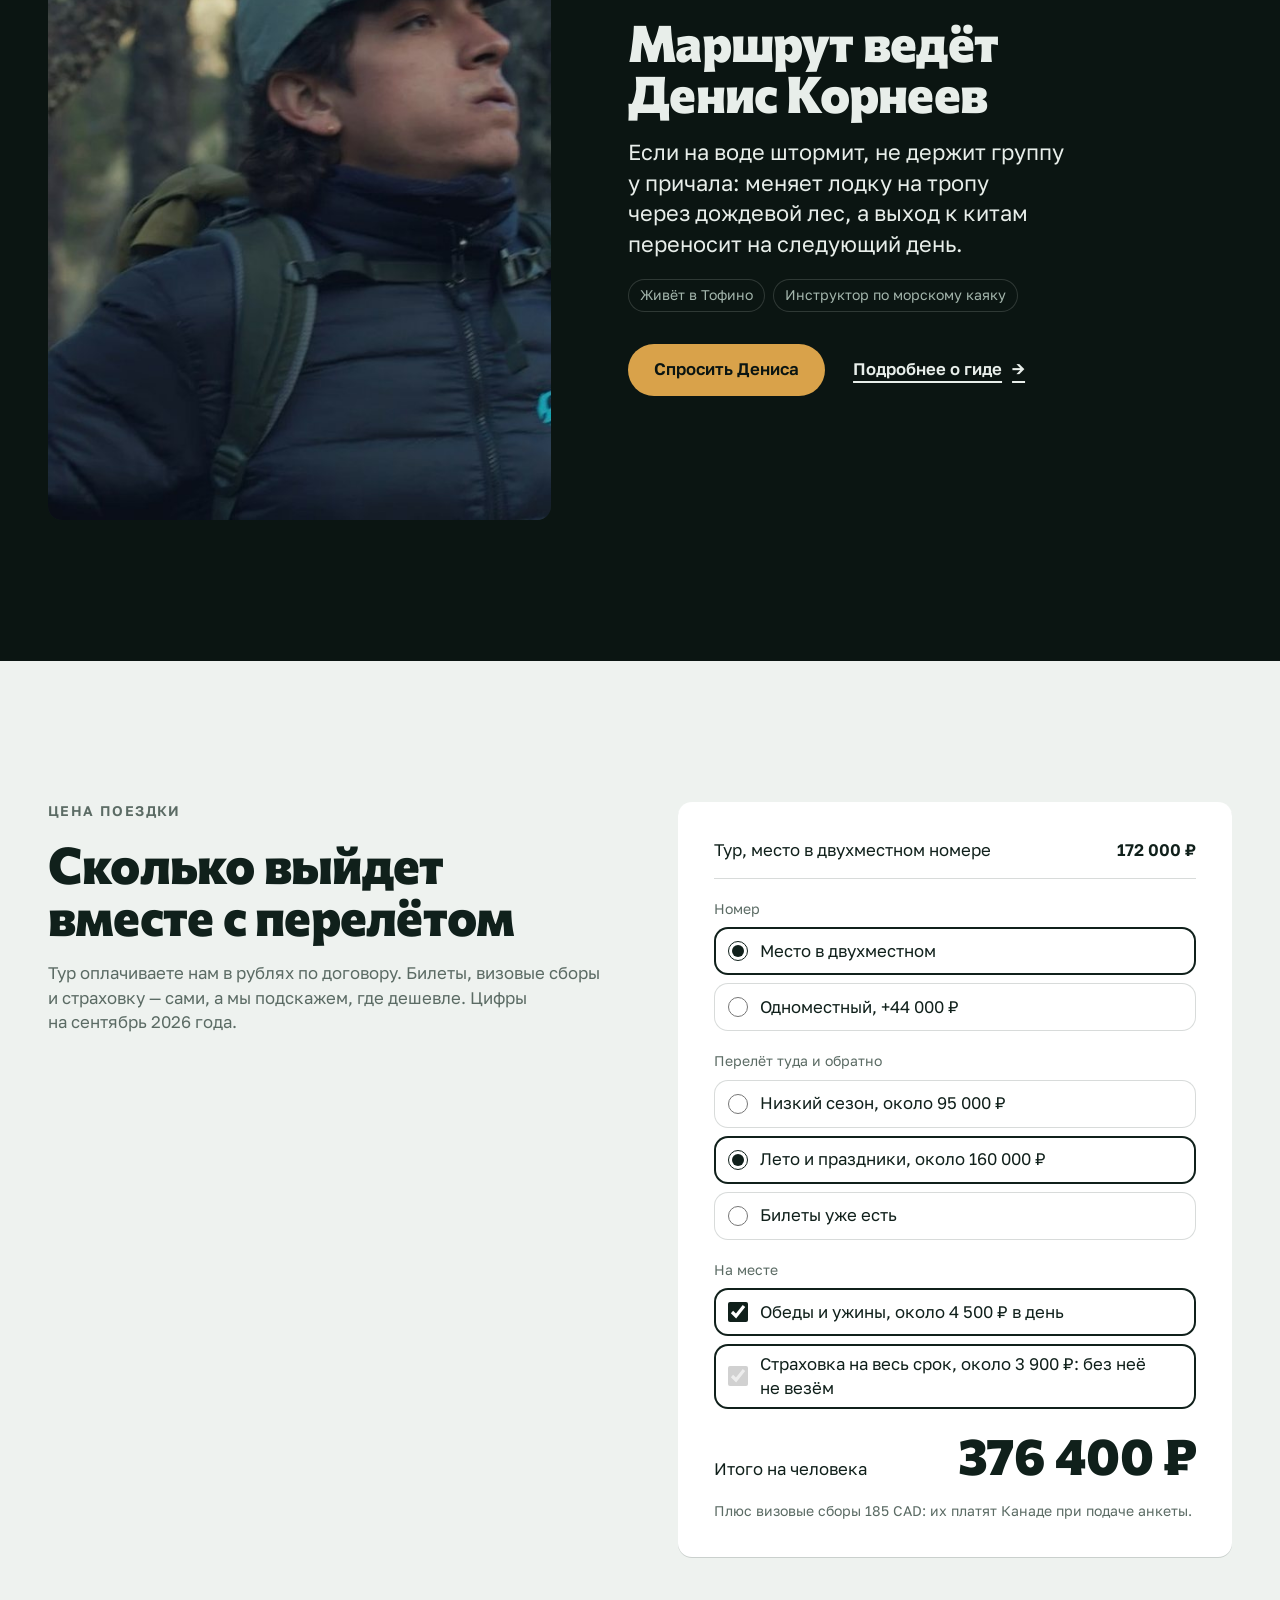
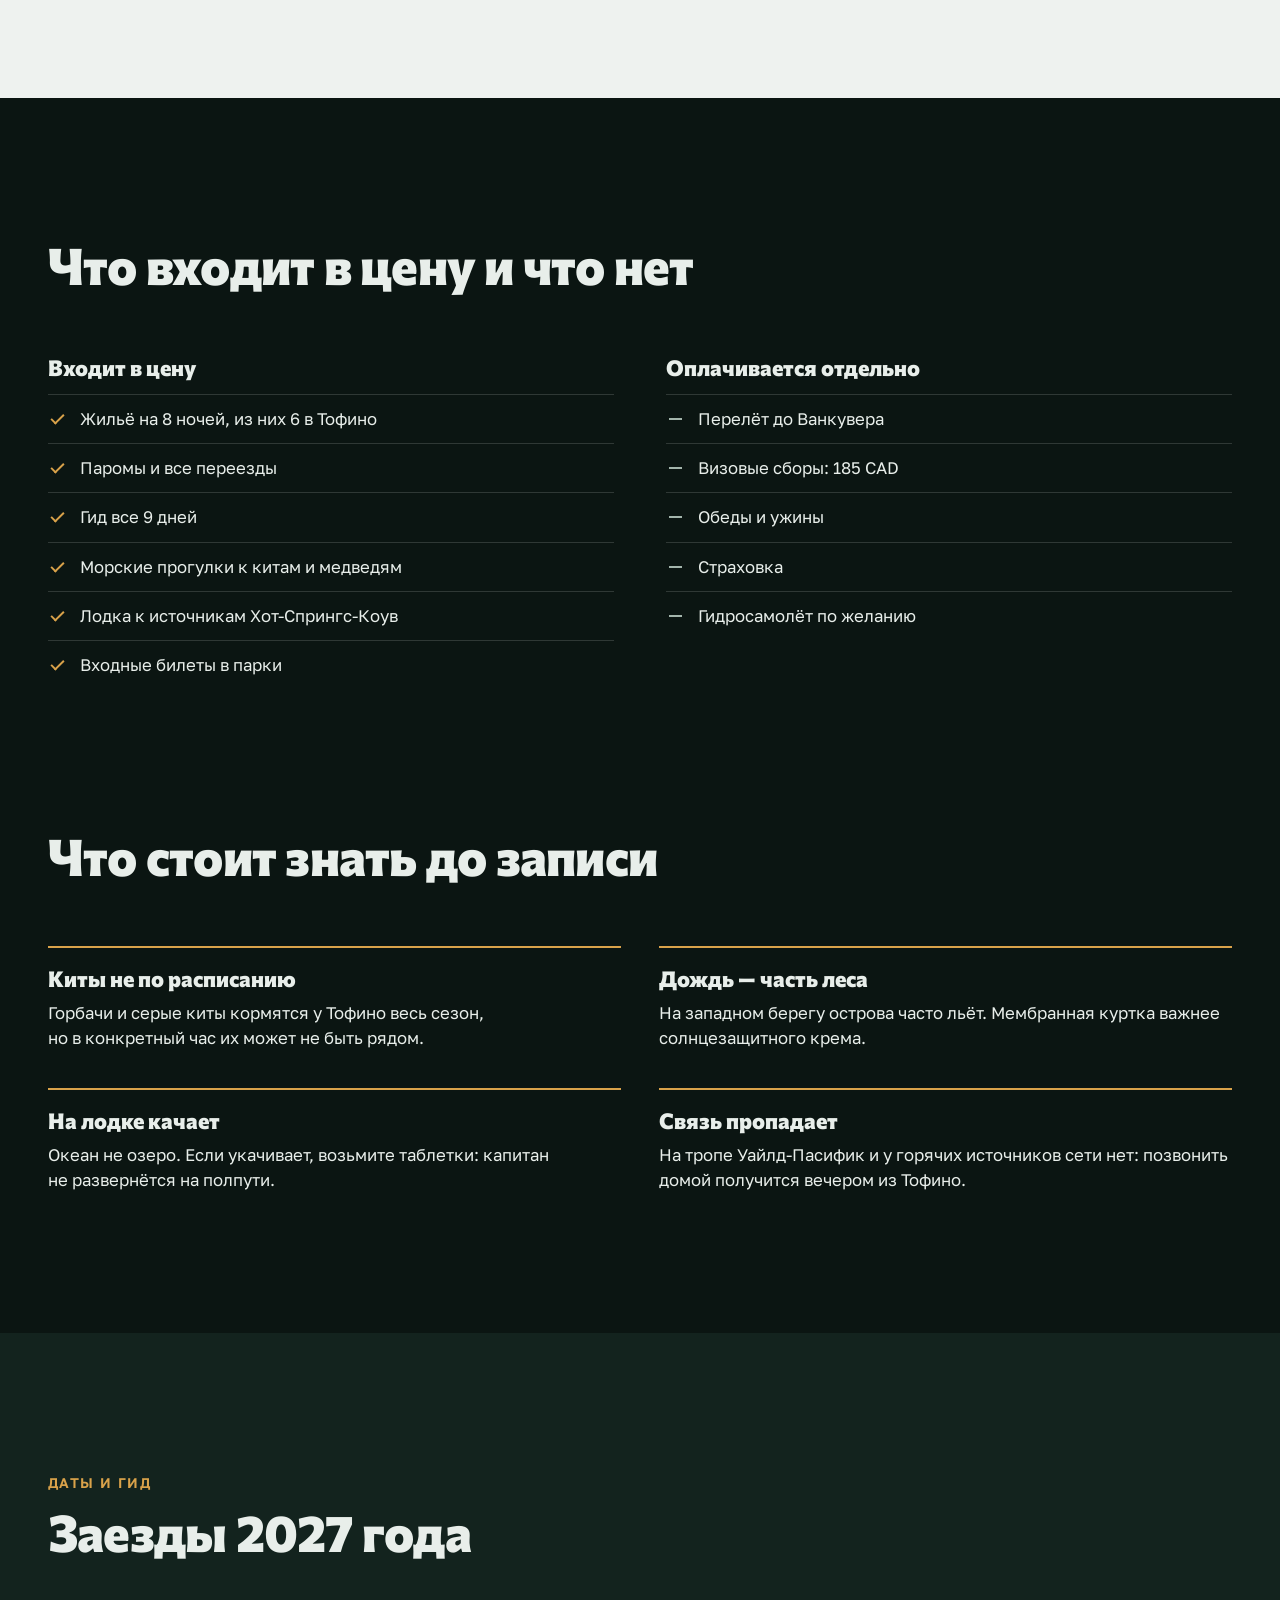
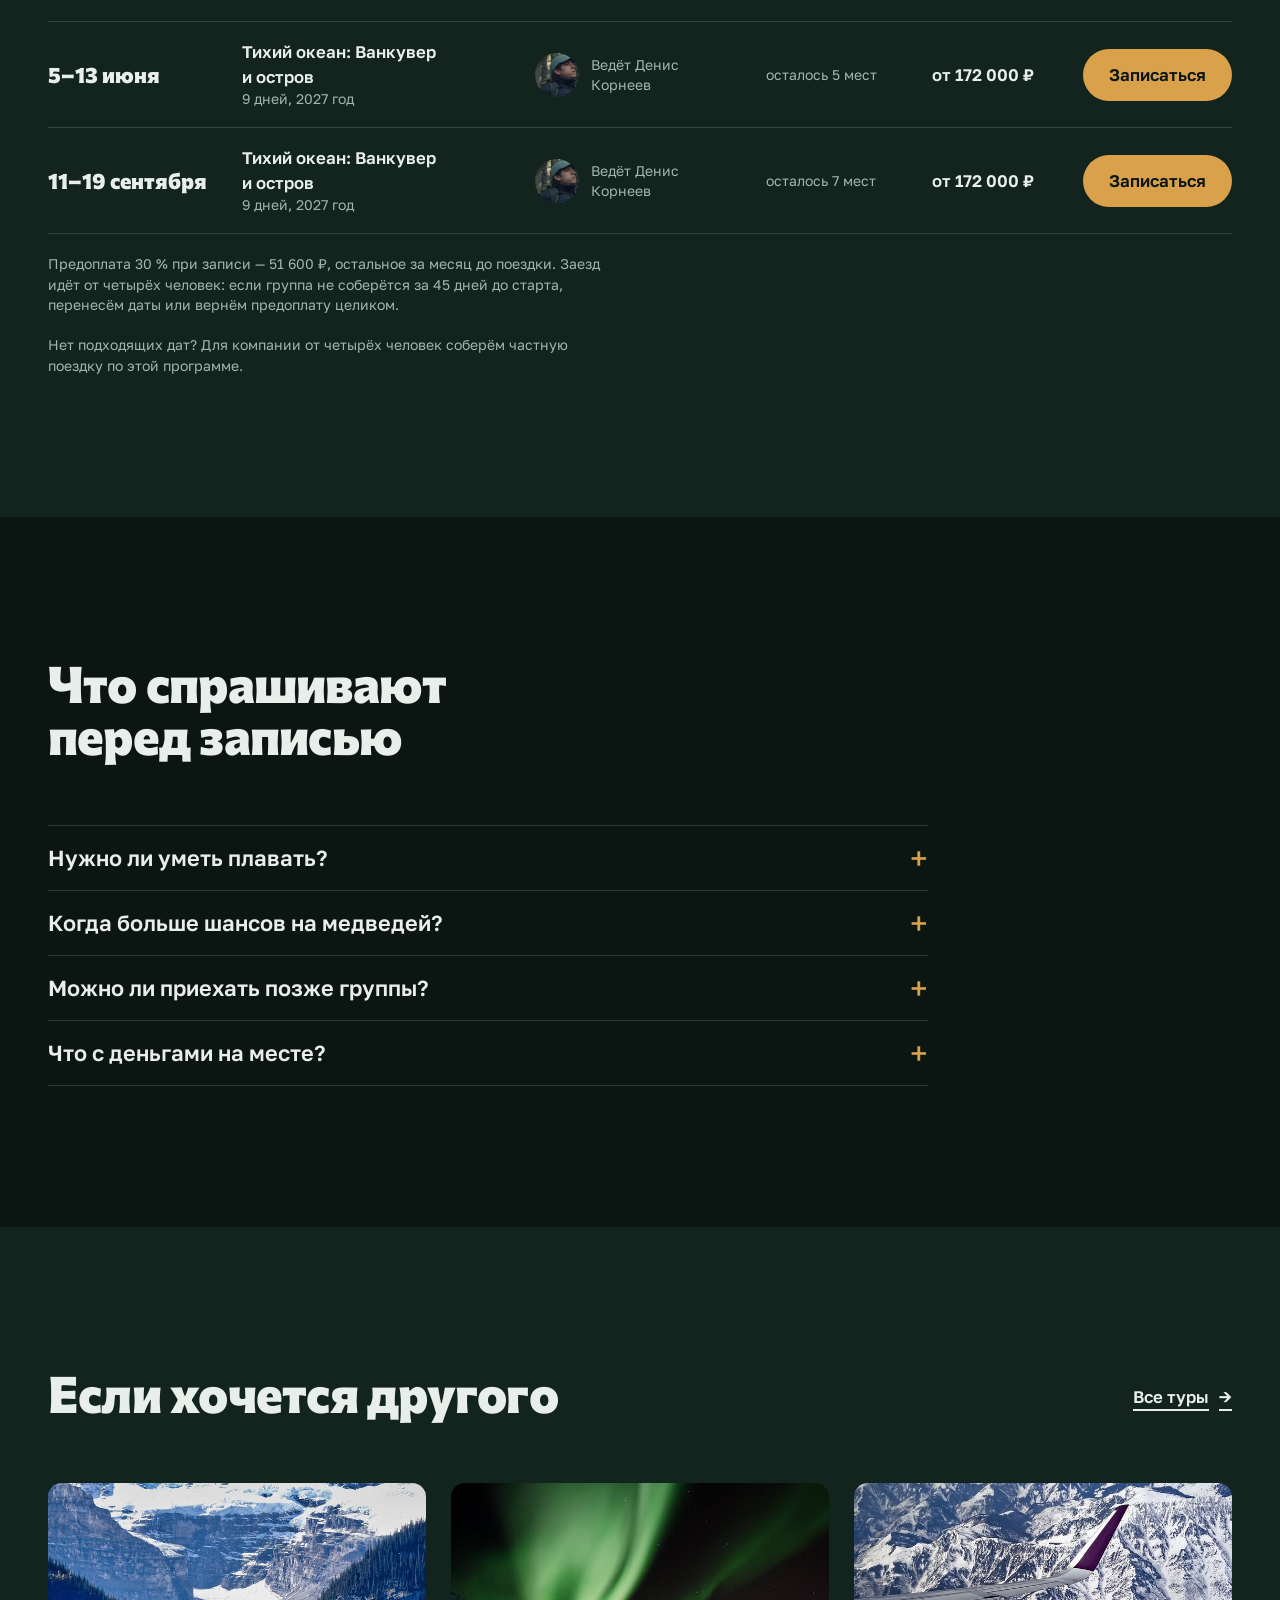
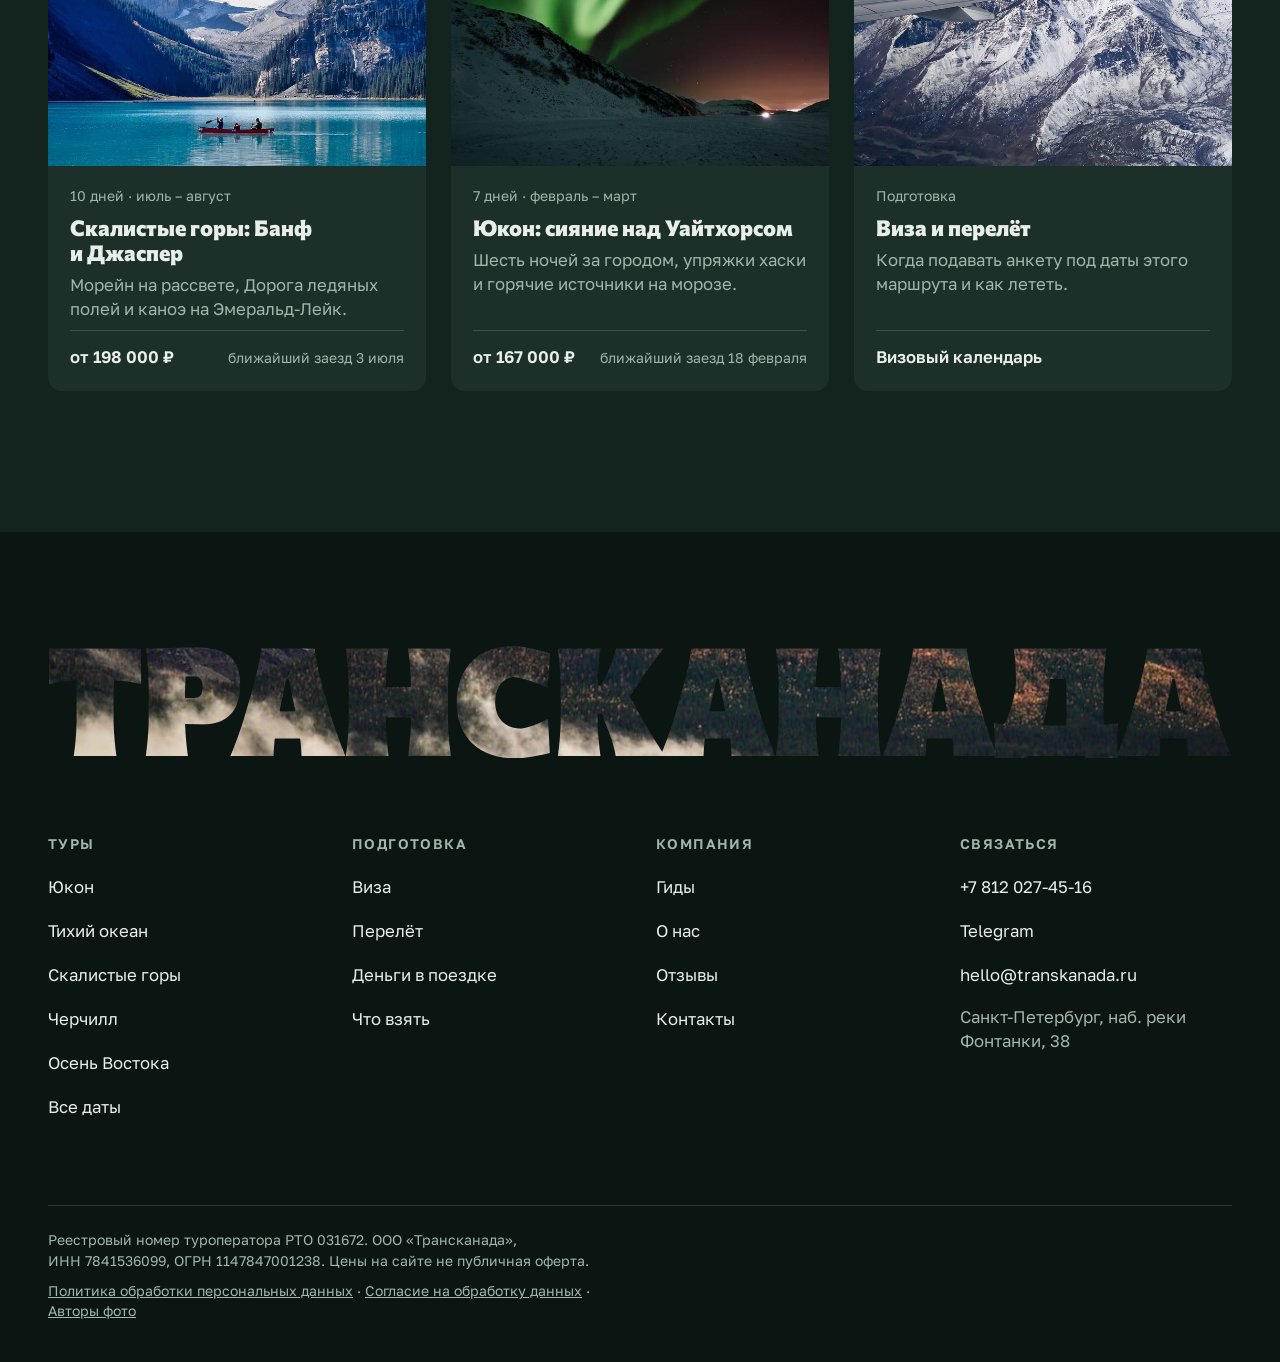
<file: pacific.html>
<!doctype html>
<html lang="ru">
<head>
<meta charset="utf-8">
<meta name="viewport" content="width=device-width, initial-scale=1">
<title>Тихий океан: Ванкувер и&nbsp;остров, 9&nbsp;дней&nbsp;— Трансканада</title>
<meta name="description" content="Девять дней от Ванкувера до западного берега острова Ванкувер: океан, дождевой лес и животные, которых смотрят с лодки. Группа до 8 человек, гид Денис Корнеев, от 172 000 ₽.">
<meta name="theme-color" content="#0B1512">
<meta name="robots" content="noindex">
<meta property="og:type" content="website">
<meta property="og:locale" content="ru_RU">
<meta property="og:title" content="Тихий океан: Ванкувер и остров, 9 дней — Трансканада">
<meta property="og:description" content="Девять дней от Ванкувера до западного берега острова Ванкувер: океан, дождевой лес и животные, которых смотрят с лодки. Группа до 8 человек, гид Денис Корнеев, от 172 000 ₽.">
<meta property="og:image" content="https://artemkaaaaa3-sketch.github.io/transkanada/img/pacific-tofino-pier.jpg">
<link rel="icon" href="data:image/svg+xml,%3Csvg xmlns='http://www.w3.org/2000/svg' viewBox='0 0 32 32'%3E%3Crect width='32' height='32' rx='7' fill='%230B1512'/%3E%3Cpath d='M16 5 23 17h-4l5.5 9h-17L13 17H9z' fill='%23D9A24A'/%3E%3C/svg%3E">
<link rel="stylesheet" href="css/site.css?v=1b63351a">
</head>
<body>
<a class="skip" href="#main">К&nbsp;содержанию</a>
<header class="head" id="head">
  <div class="head__in">
    <a class="logo" href="index.html" aria-label="Трансканада, на главную"><svg viewBox="0 0 30 30" aria-hidden="true" focusable="false"><path d="M15 2.5 23.5 16.5H18.8L25.5 26.5H4.5L11.2 16.5H6.5Z" fill="#D9A24A"/><path d="M1.5 28.2H28.5" stroke="#E8EEEA" stroke-width="1.6" stroke-linecap="round"/></svg><span>Трансканада</span></a>
    <div class="head__menu" id="headMenu">
      <nav class="nav" aria-label="Разделы сайта"><a href="tours.html">Туры</a><a href="tours.html#dates">Даты</a><a href="guides.html">Гиды</a><a href="prepare.html">Подготовка</a><a href="about.html">О&nbsp;нас</a><a href="contacts.html">Контакты</a></nav>
      <div class="head__act">
        <a class="head__tel" href="tel:+78120274516">+7&nbsp;812&nbsp;027-45-16</a>
        <button class="btn btn--gold" type="button" data-book>Записаться</button>
      </div>
    </div>
    <button class="burger" id="burger" type="button" aria-expanded="false" aria-controls="headMenu" aria-label="Меню"><i></i></button>
  </div>
</header>
<main id="main">

<section class="thero" id="top">
  <div class="thero__media"><img src="img/pacific-tofino-pier.jpg?v=99aca11c" srcset="img/pacific-tofino-pier-sm.jpg?v=9173b6cf 720w, img/pacific-tofino-pier-md.jpg?v=e696bd5d 1600w, img/pacific-tofino-pier.jpg?v=99aca11c 2560w" sizes="(orientation: portrait) 1280px, 100vw" alt="Причалы Тофино на закате" width="2560" height="1707" decoding="async"></div>
  <div class="thero__top"><div class="wrap"><nav class="crumbs" aria-label="Путь по сайту"><a href="index.html">Главная</a><span aria-hidden="true">/</span><a href="tours.html">Туры</a><span aria-hidden="true">/</span><span aria-current="page">Тихий океан</span></nav></div></div>
  <div class="thero__in wrap">
    <h1 class="thero__h1">Тихий океан</h1>
    <p class="thero__lead">Девять дней от&nbsp;Ванкувера до&nbsp;западного берега острова Ванкувер: океан, дождевой лес и&nbsp;животные, которых смотрят с&nbsp;лодки.</p>
    <dl class="facts">
      <div><dt>Длительность</dt><dd>9&nbsp;дней</dd></div>
      <div><dt>Сезон</dt><dd>июнь, сентябрь</dd></div>
      <div><dt>Группа</dt><dd>до&nbsp;8&nbsp;человек</dd></div>
      <div><dt>Цена</dt><dd>от&nbsp;172&nbsp;000&nbsp;₽</dd></div>
      <div><dt>Гид</dt><dd>Денис Корнеев</dd></div>
    </dl>
    <div class="thero__cta"><button class="btn btn--gold" type="button" data-book data-tour="pacific">Выбрать дату</button><a class="btn btn--ghost" href="#program">Программа по&nbsp;дням</a></div>
  </div>
</section>

<section class="sec" id="see">
  <div class="wrap">
    <div class="sec__head"><h2 class="h2">Океан, дождевой лес и&nbsp;те, кто в&nbsp;нём живёт</h2></div>
    <div class="mosaic"><figure class="mosaic__i"><button class="mosaic__btn" type="button" data-lb data-full="img/pacific-tofino.jpg?v=ae09935b" data-cap="Пляж у Тофино" aria-label="Открыть фото: Пляж у Тофино"><img src="img/pacific-tofino.jpg?v=ae09935b" srcset="img/pacific-tofino-sm.jpg?v=ec968a9c 720w, img/pacific-tofino.jpg?v=ae09935b 1280w" sizes="(max-width: 760px) 1280px, 60vw" alt="Каменистый пляж на отливе, вдали лесистые острова" width="1280" height="720" loading="lazy" decoding="async"></button><figcaption>Пляж у&nbsp;Тофино</figcaption></figure><figure class="mosaic__i"><button class="mosaic__btn" type="button" data-lb data-full="img/pacific-bears.jpg?v=c69c2baf" data-cap="Медведица с медвежонком" aria-label="Открыть фото: Медведица с медвежонком"><img src="img/pacific-bears.jpg?v=c69c2baf" srcset="img/pacific-bears-sm.jpg?v=32cfa839 720w, img/pacific-bears.jpg?v=c69c2baf 1280w" sizes="(max-width: 760px) 1280px, 40vw" alt="Медведица с медвежонком у воды" width="1280" height="722" loading="lazy" decoding="async"></button><figcaption>Медведица с&nbsp;медвежонком</figcaption></figure><figure class="mosaic__i"><button class="mosaic__btn" type="button" data-lb data-full="img/pacific-grove.jpg?v=3e4c47c7" data-cap="Катедрал-Гроув" aria-label="Открыть фото: Катедрал-Гроув"><img src="img/pacific-grove.jpg?v=3e4c47c7" srcset="img/pacific-grove-sm.jpg?v=b89ad119 720w, img/pacific-grove.jpg?v=3e4c47c7 1280w" sizes="(max-width: 760px) 1280px, 40vw" alt="Деревянный настил среди огромных стволов в лесу" width="1280" height="848" loading="lazy" decoding="async"></button><figcaption><span class="nw">Катедрал-Гроув</span></figcaption></figure><figure class="mosaic__i"><button class="mosaic__btn" type="button" data-lb data-full="img/pacific-otter.jpg?v=debc2ce8" data-cap="Калан" aria-label="Открыть фото: Калан"><img src="img/pacific-otter.jpg?v=debc2ce8" srcset="img/pacific-otter-sm.jpg?v=018b2586 720w, img/pacific-otter.jpg?v=debc2ce8 1280w" sizes="(max-width: 760px) 1280px, 40vw" alt="Калан лежит на спине в воде" width="1280" height="720" loading="lazy" decoding="async"></button><figcaption>Калан</figcaption></figure><figure class="mosaic__i"><button class="mosaic__btn" type="button" data-lb data-full="img/pacific-eagle.jpg?v=9b85954a" data-cap="Белоголовый орлан" aria-label="Открыть фото: Белоголовый орлан"><img src="img/pacific-eagle.jpg?v=9b85954a" srcset="img/pacific-eagle-sm.jpg?v=97539321 720w, img/pacific-eagle.jpg?v=9b85954a 1280w" sizes="(max-width: 760px) 1280px, 40vw" alt="Белоголовый орлан вблизи" width="1280" height="800" loading="lazy" decoding="async"></button><figcaption>Белоголовый орлан</figcaption></figure></div>
  </div>
</section>

<section class="sec spruce" id="program">
  <div class="wrap">
    <div class="sec__head"><h2 class="h2">Программа по&nbsp;дням</h2><a class="link-arrow" href="#dates">Даты и&nbsp;гид</a></div>
    <div class="prog">
      <div class="prog__in">
        <div class="prog__days" role="tablist" aria-label="Дни маршрута"><button type="button" role="tab" id="tab-1" aria-controls="progPanel" aria-selected="true" tabindex="0"><span class="prog__n">1</span><span class="prog__t">Ванкувер</span></button><button type="button" role="tab" id="tab-2" aria-controls="progPanel" aria-selected="false" tabindex="-1"><span class="prog__n">2</span><span class="prog__t">Паром</span></button><button type="button" role="tab" id="tab-3" aria-controls="progPanel" aria-selected="false" tabindex="-1"><span class="prog__n">3</span><span class="prog__t"><span class="nw">Лонг-Бич</span></span></button><button type="button" role="tab" id="tab-4" aria-controls="progPanel" aria-selected="false" tabindex="-1"><span class="prog__n">4</span><span class="prog__t">Киты</span></button><button type="button" role="tab" id="tab-5" aria-controls="progPanel" aria-selected="false" tabindex="-1"><span class="prog__n">5</span><span class="prog__t">Медведи</span></button><button type="button" role="tab" id="tab-6" aria-controls="progPanel" aria-selected="false" tabindex="-1"><span class="prog__n">6</span><span class="prog__t">Источники</span></button><button type="button" role="tab" id="tab-7" aria-controls="progPanel" aria-selected="false" tabindex="-1"><span class="prog__n">7</span><span class="prog__t">Юклулет</span></button><button type="button" role="tab" id="tab-8" aria-controls="progPanel" aria-selected="false" tabindex="-1"><span class="prog__n">8</span><span class="prog__t">Виктория</span></button><button type="button" role="tab" id="tab-9" aria-controls="progPanel" aria-selected="false" tabindex="-1"><span class="prog__n">9</span><span class="prog__t">Отлёт</span></button></div>
        <div class="prog__panel" id="progPanel" role="tabpanel" aria-live="polite">
          <figure class="prog__pic"><img src="img/pacific-seawall.jpg?v=83ceece9" srcset="img/pacific-seawall-sm.jpg?v=c5d62c9d 720w, img/pacific-seawall.jpg?v=83ceece9 1280w" sizes="(max-width: 900px) 100vw, 60vw" alt="Стэнли-парк с моста Лайонс-Гейт" width="1280" height="720" loading="lazy" decoding="async" id="progImg"></figure>
          <p class="prog__day" id="progDay">День 1</p>
          <h3 class="prog__h" id="progH">Встреча и&nbsp;дамба Стэнли-парка</h3>
          <p class="prog__text" id="progText">Гид встречает в&nbsp;аэропорту. Вечером прогулка по&nbsp;дамбе Стэнли-парка: 10&nbsp;км вдоль воды с&nbsp;видом на&nbsp;горы.</p>
          <ul class="prog__meta" id="progMeta"><li>Пешком 10&nbsp;км</li><li>Ночь: Ванкувер</li></ul>
        </div>
      </div>
    </div>
  </div>
</section>

<section class="sec" id="guide">
  <div class="wrap gwho">
    <figure class="gwho__photo rv"><img src="img/guide-4.jpg?v=454c4624" alt="Денис в зелёной кепке и с рюкзаком в лесу" width="560" height="700" loading="lazy" decoding="async"></figure>
    <div class="gwho__text">
      <h2 class="h2">Маршрут ведёт Денис Корнеев</h2>
      <p class="gwho__line">Если&nbsp;на&nbsp;воде штормит, не&nbsp;держит группу у&nbsp;причала: меняет лодку на&nbsp;тропу через&nbsp;дождевой лес, а&nbsp;выход к&nbsp;китам переносит на&nbsp;следующий&nbsp;день.</p>
      <ul class="gblock__facts"><li>Живёт в&nbsp;Тофино</li><li>Инструктор по&nbsp;морскому каяку</li></ul>
      <div class="gwho__btns"><button class="btn btn--gold" type="button" data-book data-tour="pacific">Спросить Дениса</button><a class="link-arrow" href="guides.html#g-denis">Подробнее о&nbsp;гиде</a></div>
    </div>
  </div>
</section>

<section class="sec light" id="price">
  <div class="wrap split">
    <div class="split__side">
      <p class="kicker">Цена поездки</p>
      <h2 class="h2">Сколько выйдет вместе с&nbsp;перелётом</h2>
      <p class="split__lead">Тур оплачиваете нам в&nbsp;рублях по&nbsp;договору. Билеты, визовые сборы и&nbsp;страховку&nbsp;— сами, а&nbsp;мы&nbsp;подскажем, где&nbsp;дешевле. Цифры на&nbsp;сентябрь 2026&nbsp;года.</p>
    </div>
    <div class="calc__box" id="calc" data-base="172000">
      <div class="calc__row"><span>Тур, место в&nbsp;двухместном номере</span><b>172&nbsp;000&nbsp;₽</b></div>
      <fieldset class="seg"><legend>Номер</legend><label class="opt"><input type="radio" name="room" value="0" checked><span>Место в&nbsp;двухместном</span></label><label class="opt"><input type="radio" name="room" value="44000"><span>Одноместный, +44&nbsp;000&nbsp;₽</span></label></fieldset>
      <fieldset class="seg"><legend>Перелёт туда и&nbsp;обратно</legend><label class="opt"><input type="radio" name="fly" value="95000"><span>Низкий сезон, около&nbsp;95&nbsp;000&nbsp;₽</span></label><label class="opt"><input type="radio" name="fly" value="160000" checked><span>Лето и&nbsp;праздники, около&nbsp;160&nbsp;000&nbsp;₽</span></label><label class="opt"><input type="radio" name="fly" value="0"><span>Билеты уже&nbsp;есть</span></label></fieldset>
      <fieldset class="seg"><legend>На&nbsp;месте</legend><label class="opt"><input type="checkbox" name="meals" value="40500" checked><span>Обеды и&nbsp;ужины, около&nbsp;4&nbsp;500&nbsp;₽ в&nbsp;день</span></label><label class="opt"><input type="checkbox" name="ins" value="3900" checked disabled><span>Страховка на&nbsp;весь&nbsp;срок, около&nbsp;3&nbsp;900&nbsp;₽: без&nbsp;неё не&nbsp;везём</span></label></fieldset>
      <div class="calc__total"><span>Итого на&nbsp;человека</span><b id="calcTotal">376&nbsp;400&nbsp;₽</b></div>
      <p class="calc__note">Плюс визовые сборы 185&nbsp;CAD: их&nbsp;платят Канаде при&nbsp;подаче&nbsp;анкеты.</p>
    </div>
  </div>
</section>

<section class="sec" id="included">
  <div class="wrap">
    <div class="sec__head"><h2 class="h2">Что входит в&nbsp;цену и&nbsp;что нет</h2></div>
    <div class="incl">
      <div><h3>Входит в&nbsp;цену</h3><ul><li>Жильё на&nbsp;8&nbsp;ночей, из&nbsp;них 6 в&nbsp;Тофино</li><li>Паромы и&nbsp;все&nbsp;переезды</li><li>Гид все&nbsp;9&nbsp;дней</li><li>Морские прогулки к&nbsp;китам и&nbsp;медведям</li><li>Лодка к&nbsp;источникам <span class="nw">Хот-Спрингс-Коув</span></li><li>Входные билеты в&nbsp;парки</li></ul></div>
      <div class="incl__no"><h3>Оплачивается отдельно</h3><ul><li>Перелёт до&nbsp;Ванкувера</li><li>Визовые сборы: 185&nbsp;CAD</li><li>Обеды и&nbsp;ужины</li><li>Страховка</li><li>Гидросамолёт по&nbsp;желанию</li></ul></div>
    </div>
  </div>
</section>

<section class="sec" id="honest">
  <div class="wrap">
    <div class="sec__head"><h2 class="h2">Что стоит знать до&nbsp;записи</h2></div>
    <ul class="honest"><li><b>Киты не&nbsp;по&nbsp;расписанию</b>Горбачи и&nbsp;серые киты кормятся у&nbsp;Тофино весь&nbsp;сезон, но&nbsp;в&nbsp;конкретный час их&nbsp;может не&nbsp;быть&nbsp;рядом.</li><li><b>Дождь&nbsp;— часть леса</b>На&nbsp;западном берегу острова часто льёт. Мембранная куртка важнее солнцезащитного&nbsp;крема.</li><li><b>На&nbsp;лодке качает</b>Океан не&nbsp;озеро. Если&nbsp;укачивает, возьмите таблетки: капитан не&nbsp;развернётся на&nbsp;полпути.</li><li><b>Связь пропадает</b>На&nbsp;тропе <span class="nw">Уайлд-Пасифик</span> и&nbsp;у&nbsp;горячих источников сети нет: позвонить домой получится вечером из&nbsp;Тофино.</li></ul>
  </div>
</section>

<section class="sec spruce" id="dates">
  <div class="wrap">
    <div class="sec__head"><p class="kicker">Даты и&nbsp;гид</p><h2 class="h2">Заезды 2027&nbsp;года</h2></div>
    <ul class="drows"><li class="drow">
  <p class="drow__when"><span class="nw">5–13</span> июня</p>
  <div class="drow__tour"><a href="pacific.html">Тихий океан: Ванкувер и&nbsp;остров</a><span>9&nbsp;дней, 2027&nbsp;год</span></div>
  <div class="drow__guide"><img class="face" src="img/gface-denis.jpg?v=be133bcd" alt="" width="44" height="44" loading="lazy"><span>Ведёт Денис Корнеев</span></div>
  <p class="drow__seats">осталось 5&nbsp;мест</p>
  <p class="drow__price">от&nbsp;172&nbsp;000&nbsp;₽</p>
  <button class="btn btn--gold drow__btn" type="button" data-book data-tour="pacific" data-date="pacific-0605">Записаться</button>
</li><li class="drow">
  <p class="drow__when"><span class="nw">11–19</span> сентября</p>
  <div class="drow__tour"><a href="pacific.html">Тихий океан: Ванкувер и&nbsp;остров</a><span>9&nbsp;дней, 2027&nbsp;год</span></div>
  <div class="drow__guide"><img class="face" src="img/gface-denis.jpg?v=be133bcd" alt="" width="44" height="44" loading="lazy"><span>Ведёт Денис Корнеев</span></div>
  <p class="drow__seats">осталось 7&nbsp;мест</p>
  <p class="drow__price">от&nbsp;172&nbsp;000&nbsp;₽</p>
  <button class="btn btn--gold drow__btn" type="button" data-book data-tour="pacific" data-date="pacific-0911">Записаться</button>
</li></ul>
    <p class="note">Предоплата 30&nbsp;% при&nbsp;записи&nbsp;— 51&nbsp;600&nbsp;₽, остальное за&nbsp;месяц до&nbsp;поездки. Заезд идёт от&nbsp;четырёх человек: если&nbsp;группа не&nbsp;соберётся за&nbsp;45&nbsp;дней до&nbsp;старта, перенесём даты или&nbsp;вернём предоплату&nbsp;целиком.</p>
    <p class="note">Нет подходящих дат? Для&nbsp;компании от&nbsp;четырёх человек соберём частную поездку по&nbsp;этой&nbsp;программе.</p>
  </div>
</section>

<section class="sec" id="faq">
  <div class="wrap">
    <div class="sec__head"><h2 class="h2">Что спрашивают перед&nbsp;записью</h2></div>
    <div class="faq"><details><summary>Нужно ли&nbsp;уметь плавать?</summary><p>Нет, на&nbsp;лодках выдают спасательные жилеты, а&nbsp;в&nbsp;воду мы&nbsp;не&nbsp;заходим.</p></details><details><summary>Когда&nbsp;больше шансов на&nbsp;медведей?</summary><p>В&nbsp;сентябре, когда&nbsp;в&nbsp;реки идёт лосось. В&nbsp;июне медведей видно реже, зато китов&nbsp;больше.</p></details><details><summary>Можно ли&nbsp;приехать позже группы?</summary><p>Да, встретим в&nbsp;Тофино. Паром и&nbsp;дорогу до&nbsp;острова тогда оплачиваете&nbsp;сами.</p></details><details><summary>Что с&nbsp;деньгами на&nbsp;месте?</summary><p>Российские карты не&nbsp;работают. Возьмите наличные доллары или&nbsp;карту банка Казахстана или&nbsp;Киргизии.</p></details></div>
  </div>
</section>

<section class="sec spruce" id="more">
  <div class="wrap">
    <div class="sec__head"><h2 class="h2">Если&nbsp;хочется другого</h2><a class="link-arrow" href="tours.html">Все&nbsp;туры</a></div>
    <ul class="tcards"><li class="tcard" data-tags="mountains">
  <a class="tcard__link" href="rockies.html">
    <figure class="tcard__pic rv"><img src="img/rockies-red-canoe.jpg?v=5286b433" srcset="img/rockies-red-canoe-sm.jpg?v=2f1cbc4d 720w, img/rockies-red-canoe.jpg?v=5286b433 1280w" sizes="(max-width: 640px) 100vw, (max-width: 1100px) 50vw, 33vw" alt="Красное каноэ на бирюзовом озере Лейк-Луиз под ледником" width="1280" height="960" loading="lazy" decoding="async"></figure>
    <div class="tcard__body">
      <p class="tcard__meta">10&nbsp;дней · июль&nbsp;– август</p>
      <h3 class="tcard__h">Скалистые горы: Банф и&nbsp;Джаспер</h3>
      <p class="tcard__line">Морейн на&nbsp;рассвете, Дорога ледяных полей и&nbsp;каноэ на&nbsp;<span class="nw">Эмеральд-Лейк</span>.</p>
      <p class="tcard__foot"><span class="tcard__price">от&nbsp;198&nbsp;000&nbsp;₽</span><span class="tcard__next">ближайший заезд 3&nbsp;июля</span></p>
    </div>
  </a>
</li><li class="tcard" data-tags="aurora wild">
  <a class="tcard__link" href="yukon.html">
    <figure class="tcard__pic rv"><img src="img/yukon-aurora-hills.jpg?v=a96c0fe7" srcset="img/yukon-aurora-hills-sm.jpg?v=ab0915cd 720w, img/yukon-aurora-hills.jpg?v=a96c0fe7 1280w" sizes="(max-width: 640px) 100vw, (max-width: 1100px) 50vw, 33vw" alt="Зелёное сияние над заснеженными холмами" width="1280" height="853" loading="lazy" decoding="async"></figure>
    <div class="tcard__body">
      <p class="tcard__meta">7&nbsp;дней · февраль&nbsp;– март</p>
      <h3 class="tcard__h">Юкон: сияние над&nbsp;Уайтхорсом</h3>
      <p class="tcard__line">Шесть ночей за&nbsp;городом, упряжки хаски и&nbsp;горячие источники на&nbsp;морозе.</p>
      <p class="tcard__foot"><span class="tcard__price">от&nbsp;167&nbsp;000&nbsp;₽</span><span class="tcard__next">ближайший заезд 18&nbsp;февраля</span></p>
    </div>
  </a>
</li><li class="tcard">
  <a class="tcard__link" href="prepare.html#visa">
    <figure class="tcard__pic rv"><img src="img/visa-wing.jpg?v=553dd7f0" srcset="img/visa-wing-sm.jpg?v=f7040fbf 720w, img/visa-wing.jpg?v=553dd7f0 960w" sizes="(max-width: 640px) 100vw, (max-width: 1100px) 50vw, 33vw" alt="Крыло самолёта над заснеженными горами" width="960" height="1280" loading="lazy" decoding="async"></figure>
    <div class="tcard__body">
      <p class="tcard__meta">Подготовка</p>
      <h3 class="tcard__h">Виза и&nbsp;перелёт</h3>
      <p class="tcard__line">Когда&nbsp;подавать анкету под&nbsp;даты этого маршрута и&nbsp;как&nbsp;лететь.</p>
      <p class="tcard__foot"><span class="tcard__price">Визовый календарь</span></p>
    </div>
  </a>
</li></ul>
  </div>
</section>

</main>
<footer class="foot">
  <div class="wrap foot__fit" aria-hidden="true"><p class="foot__word">Трансканада</p></div>
  <div class="wrap">
    <div class="foot__grid">
      <div class="foot__col"><p class="foot__h">Туры</p><ul><li><a href="yukon.html">Юкон</a></li><li><a href="pacific.html">Тихий океан</a></li><li><a href="rockies.html">Скалистые горы</a></li><li><a href="churchill.html">Черчилл</a></li><li><a href="east.html">Осень Востока</a></li><li><a href="tours.html#dates">Все&nbsp;даты</a></li></ul></div>
      <div class="foot__col"><p class="foot__h">Подготовка</p><ul><li><a href="prepare.html#visa">Виза</a></li><li><a href="prepare.html#flight">Перелёт</a></li><li><a href="prepare.html#money">Деньги в&nbsp;поездке</a></li><li><a href="prepare.html#pack">Что взять</a></li></ul></div>
      <div class="foot__col"><p class="foot__h">Компания</p><ul><li><a href="guides.html">Гиды</a></li><li><a href="about.html">О&nbsp;нас</a></li><li><a href="about.html#reviews">Отзывы</a></li><li><a href="contacts.html">Контакты</a></li></ul></div>
      <div class="foot__col"><p class="foot__h">Связаться</p><ul><li><a href="tel:+78120274516">+7&nbsp;812&nbsp;027-45-16</a></li><li><a href="https://t.me/transkanada">Telegram</a></li><li><a href="mailto:hello@transkanada.ru">hello@transkanada.ru</a></li><li><p class="foot__note"><span class="nw">Санкт-Петербург</span>, наб. реки Фонтанки,&nbsp;38</p></li></ul></div>
    </div>
    <div class="foot__legal">
      <p>Реестровый номер туроператора РТО&nbsp;031672. ООО «Трансканада», ИНН&nbsp;7841536099, ОГРН&nbsp;1147847001238. Цены на&nbsp;сайте не&nbsp;публичная&nbsp;оферта.</p>
      <p><a href="policy.html">Политика обработки персональных данных</a> · <a href="soglasie.html">Согласие на&nbsp;обработку данных</a> · <a href="credits.html">Авторы фото</a></p>
    </div>
  </div>
</footer>
<button class="btn btn--gold dock" id="dock" type="button" data-book data-tour="pacific">Записаться на&nbsp;поездку</button>
<dialog class="book" id="book" aria-labelledby="bookT">
  <form class="book__form" id="bookForm" novalidate>
    <div class="book__head"><h2 class="book__t" id="bookT">Заявка на&nbsp;поездку</h2><button class="book__x" type="button" id="bookClose" aria-label="Закрыть">×</button></div>
    <div class="book__guide" id="bookGuide" hidden><img class="face" src="img/gface-anton.jpg?v=ec9416df" alt="" width="44" height="44"><p><b></b><span></span></p></div>
    <label class="fld"><span>Тур</span><select id="bTour" name="tour"><option value="">Пока не&nbsp;выбрал</option><option value="yukon">Юкон: сияние над&nbsp;Уайтхорсом</option><option value="pacific">Тихий океан: Ванкувер и&nbsp;остров</option><option value="rockies">Скалистые горы: Банф и&nbsp;Джаспер</option><option value="churchill">Черчилл: белые медведи</option><option value="east">Осень Востока: Квебек и&nbsp;Онтарио</option></select></label>
    <label class="fld"><span>Даты</span><select id="bDate" name="date"><option value="">Пока не&nbsp;знаю</option></select></label>
    <div class="fld2"><label class="fld"><span>Имя</span><input id="bName" name="name" autocomplete="name"></label><label class="fld"><span>Телефон или&nbsp;Telegram</span><input id="bTel" name="tel" autocomplete="tel"></label></div>
    <label class="check"><input type="checkbox" id="bAgree" name="agree"><span>Даю <a href="soglasie.html">согласие на&nbsp;обработку персональных данных</a> и&nbsp;принимаю <a href="policy.html">политику</a></span></label>
    <p class="err" id="bErr" role="alert"></p>
    <button class="btn btn--gold" type="submit">Отправить заявку</button>
  </form>
  <div class="book__ok" id="bOk" hidden><h2 class="book__t">Заявка отправлена</h2><p id="bOkText"></p><button class="btn btn--ghost" type="button" id="bOkClose">Хорошо</button></div>
</dialog>
<dialog class="lb" id="lb" aria-label="Фото крупно">
  <figure class="lb__fig"><img id="lbImg" src="[data-uri]" alt=""><figcaption id="lbCap"></figcaption></figure>
  <button class="lb__btn lb__prev" id="lbPrev" type="button" aria-label="Предыдущее фото">←</button>
  <button class="lb__btn lb__next" id="lbNext" type="button" aria-label="Следующее фото">→</button>
  <button class="lb__btn lb__close" id="lbClose" type="button" aria-label="Закрыть">×</button>
</dialog>
<script type="application/json" id="siteData">{"tours": [{"id": "yukon", "name": "Юкон: сияние над Уайтхорсом", "short": "Юкон", "url": "yukon.html", "guide": "olga", "img": "img/yukon-aurora-hills-sm.jpg?v=ab0915cd"}, {"id": "pacific", "name": "Тихий океан: Ванкувер и остров", "short": "Тихий океан", "url": "pacific.html", "guide": "denis", "img": "img/pacific-whale-sm.jpg?v=2de5a5c5"}, {"id": "rockies", "name": "Скалистые горы: Банф и Джаспер", "short": "Скалистые горы", "url": "rockies.html", "guide": "anton", "img": "img/rockies-red-canoe-sm.jpg?v=2f1cbc4d"}, {"id": "churchill", "name": "Черчилл: белые медведи", "short": "Черчилл", "url": "churchill.html", "guide": "vera", "img": "img/churchill-bear-sm.jpg?v=c03cec2d"}, {"id": "east", "name": "Осень Востока: Квебек и Онтарио", "short": "Осень Востока", "url": "east.html", "guide": "pavel", "img": "img/east-lookout-sm.jpg?v=514ce690"}], "guides": {"olga": {"name": "Ольга Ремизова", "face": "img/gface-olga.jpg?v=090b1ecd"}, "denis": {"name": "Денис Корнеев", "face": "img/gface-denis.jpg?v=be133bcd"}, "anton": {"name": "Антон Мельник", "face": "img/gface-anton.jpg?v=ec9416df"}, "vera": {"name": "Вера Ланская", "face": "img/gface-vera.jpg?v=3350e805"}, "pavel": {"name": "Павел Дорн", "face": "img/gface-pavel.jpg?v=e9899c7d"}}, "dates": [{"id": "yukon-0218", "tour": "yukon", "when": "18–24 февраля 2027", "months": [1]}, {"id": "yukon-0315", "tour": "yukon", "when": "15–21 марта 2027", "months": [2]}, {"id": "pacific-0605", "tour": "pacific", "when": "5–13 июня 2027", "months": [5]}, {"id": "rockies-0703", "tour": "rockies", "when": "3–12 июля 2027", "months": [6]}, {"id": "rockies-0814", "tour": "rockies", "when": "14–23 августа 2027", "months": [7]}, {"id": "pacific-0911", "tour": "pacific", "when": "11–19 сентября 2027", "months": [8]}, {"id": "east-0926", "tour": "east", "when": "26 сентября – 3 октября 2027", "months": [8, 9]}, {"id": "churchill-1102", "tour": "churchill", "when": "2–7 ноября 2027", "months": [10]}], "months": [{"name": "Январь", "note": "Самые длинные ночи и самые сильные морозы на Юконе.", "empty": "Групп в январе нет: при минус сорока ночные выезды отменяют через раз. Ближайший заезд — 18 февраля, Юкон."}, {"name": "Февраль", "note": "Лучшее время для сияния: длинные ночи и ясное небо над Юконом.", "empty": ""}, {"name": "Март", "note": "Последние недели сияния и упряжки по плотному снегу.", "empty": ""}, {"name": "Апрель", "note": "Межсезон: в горах тает, к озёрам не проехать.", "empty": "В апреле групп нет. Если свободны только сейчас, у Тофино идут серые киты: соберём частную поездку на остров Ванкувер."}, {"name": "Май", "note": "Горные озёра ещё подо льдом.", "empty": "Групп нет: сезон на острове Ванкувер мы начинаем в июне. Ближайший заезд — 5 июня, Тихий океан."}, {"name": "Июнь", "note": "Горбачи у острова Ванкувер и долгие светлые вечера.", "empty": ""}, {"name": "Июль", "note": "Озёра Скалистых гор оттаяли, тропы открыты.", "empty": ""}, {"name": "Август", "note": "Тёплые дни в горах и звёзды над Джаспером.", "empty": ""}, {"name": "Сентябрь", "note": "Лосось идёт в реки, клёны краснеют на Востоке.", "empty": ""}, {"name": "Октябрь", "note": "Пик цвета в Квебеке до середины месяца.", "empty": ""}, {"name": "Ноябрь", "note": "Белые медведи ждут льда у Гудзонова залива.", "empty": ""}, {"name": "Декабрь", "note": "Короткий день и праздничные цены на билеты.", "empty": "В декабре групп нет: перелёт на праздники стоит вдвое дороже. Ближайший заезд — 18 февраля, Юкон."}]}</script>
<script type="application/json" id="progData">[{"img": "img/pacific-seawall.jpg?v=83ceece9", "srcset": "img/pacific-seawall-sm.jpg?v=c5d62c9d 720w, img/pacific-seawall.jpg?v=83ceece9 1280w", "alt": "Стэнли-парк с моста Лайонс-Гейт", "title": "Встреча и дамба Стэнли-парка", "text": "Гид встречает в аэропорту. Вечером прогулка по дамбе Стэнли-парка: 10 км вдоль воды с видом на горы.", "meta": ["Пешком 10 км", "Ночь: Ванкувер"]}, {"img": "img/pacific-ferry.jpg?v=7a7865e3", "srcset": "img/pacific-ferry-sm.jpg?v=1098c407 720w, img/pacific-ferry.jpg?v=7a7865e3 1280w", "alt": "Паром в проливе между островами", "title": "Пролив и лес Катедрал-Гроув", "text": "Паром до острова Ванкувер идёт час сорок, с палубы бывает видно косаток. По дороге на запад — лес Катедрал‑Гроув, где пихтам около 800 лет.", "meta": ["Паром 1 ч 40 мин", "В пути 4 ч", "Ночь: Тофино"]}, {"img": "img/pacific-long-beach.jpg?v=79f2306e", "srcset": "img/pacific-long-beach-sm.jpg?v=082ad118 720w, img/pacific-long-beach.jpg?v=79f2306e 958w", "alt": "Следы на песке у кромки прибоя", "title": "16 км песка и тропа через дождевой лес", "text": "Утром пляж Лонг‑Бич в тумане, днём тропа по настилу через дождевой лес. Вечером закат над океаном с веранды.", "meta": ["Пешком 8 км", "Ночь: Тофино"]}, {"img": "img/pacific-humpback-feeding.jpg?v=7a465f38", "srcset": "img/pacific-humpback-feeding-sm.jpg?v=429c5e25 720w, img/pacific-humpback-feeding.jpg?v=7a465f38 1280w", "alt": "Голова горбача показалась из воды", "title": "Три часа на воде", "text": "Морская прогулка к местам кормёжки горбачей и серых китов. Капитан держит дистанцию, бинокли выдаём.", "meta": ["Лодка 3 ч", "Ночь: Тофино"]}, {"img": "img/pacific-black-bear.jpg?v=c2cb1779", "srcset": "img/pacific-black-bear-sm.jpg?v=d074177c 720w, img/pacific-black-bear.jpg?v=c2cb1779 1280w", "alt": "Чёрный медведь на камнях в водорослях у берега", "title": "Отлив и берег с воды", "text": "На отливе чёрные медведи выходят на берег переворачивать камни в поисках крабов. Смотрим с лодки, не выходя на сушу.", "meta": ["Лодка 2,5 ч", "Ночь: Тофино"]}, {"img": "img/pacific-moss.jpg?v=b96c4a82", "srcset": "img/pacific-moss-sm.jpg?v=e76db33a 720w, img/pacific-moss.jpg?v=b96c4a82 1280w", "alt": "Мох на поваленных стволах", "title": "Хот-Спрингс-Коув", "text": "Час на лодке и 2 км по лесному настилу к горячим источникам: вода стекает по камням прямо в океан.", "meta": ["Лодка 2 ч", "Пешком 4 км", "Ночь: Тофино"]}, {"img": "img/pacific-driftwood.jpg?v=66858d90", "srcset": "img/pacific-driftwood-sm.jpg?v=d177e502 720w, img/pacific-driftwood.jpg?v=66858d90 1280w", "alt": "Выбеленная коряга на пляже", "title": "Тропа вдоль скал", "text": "Тропа Уайлд‑Пасифик: волны разбиваются прямо под смотровыми площадками. Вечером ужин из того, что утром поймали рыбаки.", "meta": ["Пешком 6 км", "Ночь: Тофино"]}, {"img": "img/pacific-empress.jpg?v=592a4ac7", "srcset": "img/pacific-empress-sm.jpg?v=8d62e0a2 720w, img/pacific-empress.jpg?v=592a4ac7 1280w", "alt": "Гавань Виктории и отель «Эмпресс»", "title": "Столица провинции", "text": "Дорога вдоль восточного берега острова, вечером старый порт Виктории и сады Бутчарт в огнях.", "meta": ["В пути 4,5 ч", "Ночь: Виктория"]}, {"img": "img/pacific-ferry-deck.jpg?v=c781b89f", "srcset": "img/pacific-ferry-deck-sm.jpg?v=5bb89038 720w, img/pacific-ferry-deck.jpg?v=c781b89f 1280w", "alt": "На палубе парома", "title": "Паром до Ванкувера", "text": "Обратно на пароме или за доплату на гидросамолёте: 35 минут над островами пролива.", "meta": ["Паром 1 ч 35 мин"]}]</script>
<script src="js/site.js?v=cdd955bd"></script>
</body>
</html>
</file>
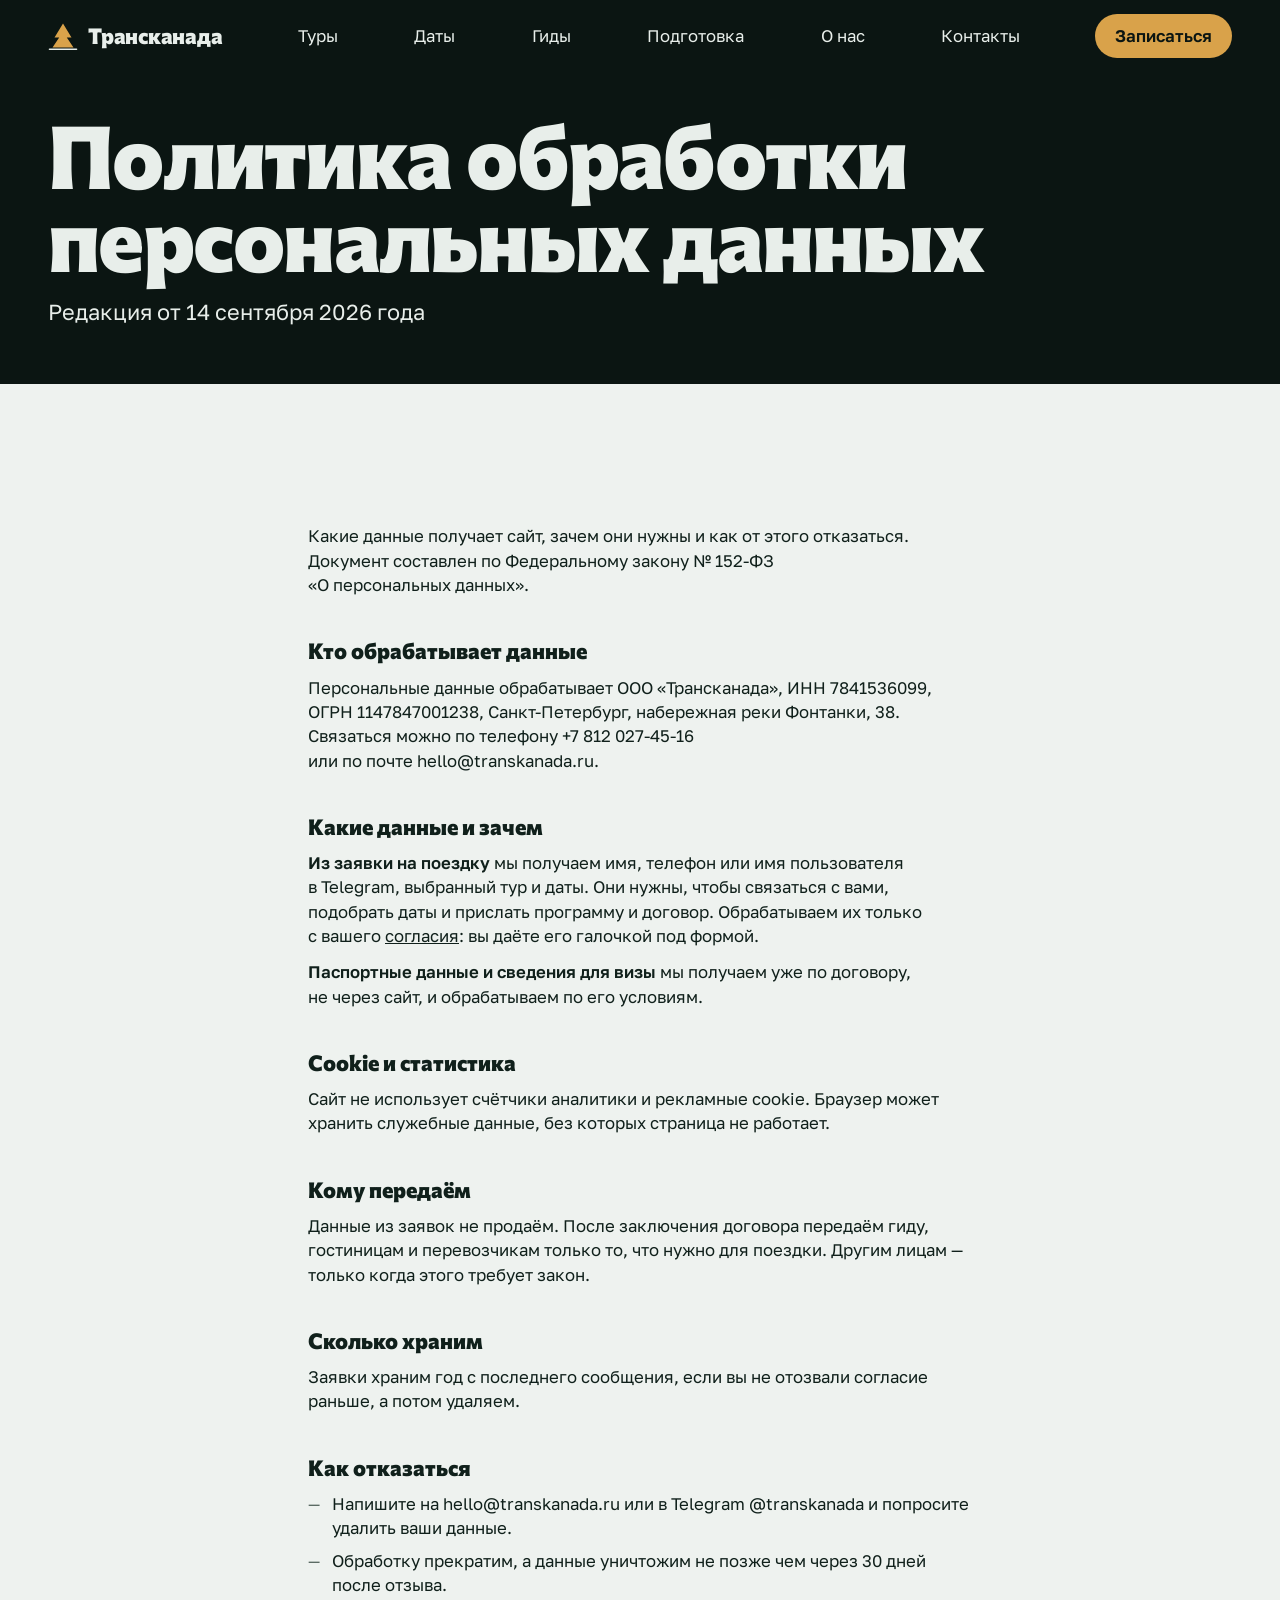
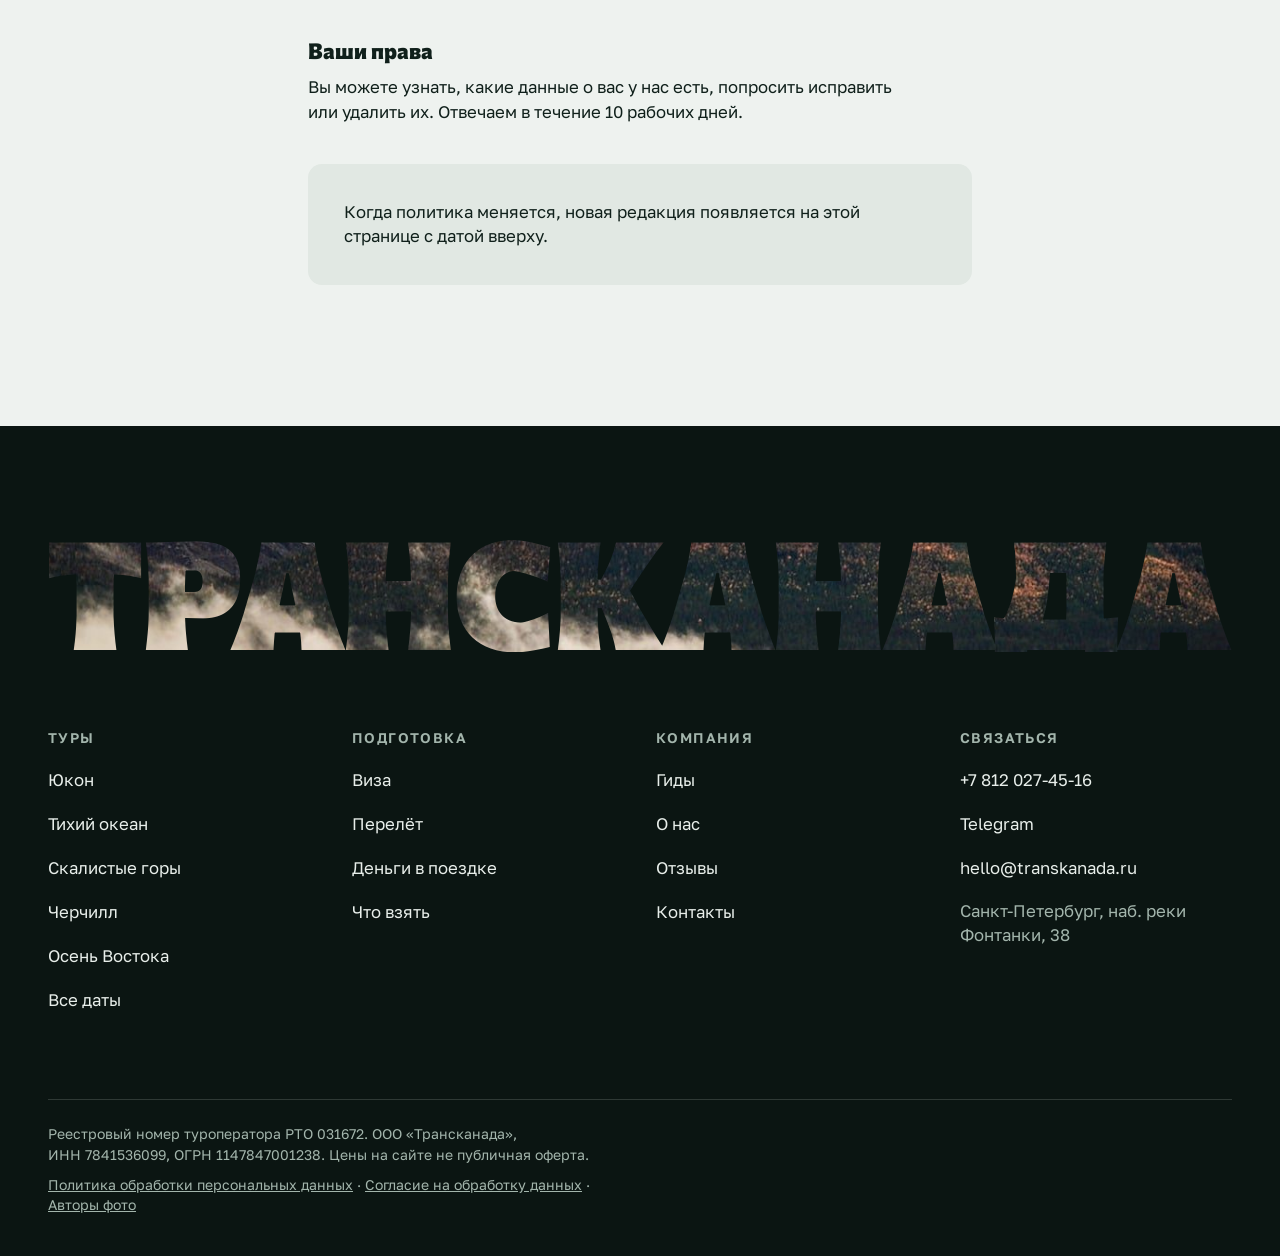
<file: policy.html>
<!doctype html>
<html lang="ru">
<head>
<meta charset="utf-8">
<meta name="viewport" content="width=device-width, initial-scale=1">
<title>Политика обработки персональных данных&nbsp;— Трансканада</title>
<meta name="description" content="Какие персональные данные получает сайт Трансканады, зачем они нужны и как отозвать согласие.">
<meta name="theme-color" content="#0B1512">
<meta name="robots" content="noindex">
<meta property="og:type" content="website">
<meta property="og:locale" content="ru_RU">
<meta property="og:title" content="Политика обработки персональных данных — Трансканада">
<meta property="og:description" content="Какие персональные данные получает сайт Трансканады, зачем они нужны и как отозвать согласие.">
<meta property="og:image" content="https://artemkaaaaa3-sketch.github.io/transkanada/img/rockies-moraine.jpg">
<link rel="icon" href="data:image/svg+xml,%3Csvg xmlns='http://www.w3.org/2000/svg' viewBox='0 0 32 32'%3E%3Crect width='32' height='32' rx='7' fill='%230B1512'/%3E%3Cpath d='M16 5 23 17h-4l5.5 9h-17L13 17H9z' fill='%23D9A24A'/%3E%3C/svg%3E">
<link rel="stylesheet" href="css/site.css?v=1b63351a">
</head>
<body>
<a class="skip" href="#main">К&nbsp;содержанию</a>
<header class="head" id="head">
  <div class="head__in">
    <a class="logo" href="index.html" aria-label="Трансканада, на главную"><svg viewBox="0 0 30 30" aria-hidden="true" focusable="false"><path d="M15 2.5 23.5 16.5H18.8L25.5 26.5H4.5L11.2 16.5H6.5Z" fill="#D9A24A"/><path d="M1.5 28.2H28.5" stroke="#E8EEEA" stroke-width="1.6" stroke-linecap="round"/></svg><span>Трансканада</span></a>
    <div class="head__menu" id="headMenu">
      <nav class="nav" aria-label="Разделы сайта"><a href="tours.html">Туры</a><a href="tours.html#dates">Даты</a><a href="guides.html">Гиды</a><a href="prepare.html">Подготовка</a><a href="about.html">О&nbsp;нас</a><a href="contacts.html">Контакты</a></nav>
      <div class="head__act">
        <a class="head__tel" href="tel:+78120274516">+7&nbsp;812&nbsp;027-45-16</a>
        <button class="btn btn--gold" type="button" data-book>Записаться</button>
      </div>
    </div>
    <button class="burger" id="burger" type="button" aria-expanded="false" aria-controls="headMenu" aria-label="Меню"><i></i></button>
  </div>
</header>
<main id="main">

<section class="phero phero--plain">
  
  <div class="phero__in wrap">
    <h1 class="phero__h1">Политика обработки персональных данных</h1>
    <p class="phero__lead">Редакция от&nbsp;14&nbsp;сентября 2026&nbsp;года</p>
  </div>
</section>
<section class="sec light">
  <div class="wrap doc">
    <p>Какие данные получает сайт, зачем они&nbsp;нужны и&nbsp;как&nbsp;от&nbsp;этого отказаться. Документ составлен по&nbsp;Федеральному закону № 152-ФЗ «О&nbsp;персональных&nbsp;данных».</p>
    <h2>Кто обрабатывает данные</h2>
    <p>Персональные данные обрабатывает ООО «Трансканада», ИНН&nbsp;7841536099, ОГРН&nbsp;1147847001238, <span class="nw">Санкт-Петербург</span>, набережная реки Фонтанки,&nbsp;38. Связаться можно по&nbsp;телефону <span class="nw">+7&nbsp;812&nbsp;027-45-16</span> или&nbsp;по&nbsp;почте&nbsp;hello@transkanada.ru.</p>
    <h2>Какие данные и&nbsp;зачем</h2>
    <p><b>Из&nbsp;заявки на&nbsp;поездку</b> мы&nbsp;получаем имя, телефон или&nbsp;имя пользователя в&nbsp;Telegram, выбранный тур и&nbsp;даты. Они&nbsp;нужны, чтобы&nbsp;связаться с&nbsp;вами, подобрать даты и&nbsp;прислать программу и&nbsp;договор. Обрабатываем их&nbsp;только с&nbsp;вашего <a href="soglasie.html">согласия</a>: вы&nbsp;даёте его&nbsp;галочкой под&nbsp;формой.</p>
    <p><b>Паспортные данные и&nbsp;сведения для&nbsp;визы</b> мы&nbsp;получаем уже&nbsp;по&nbsp;договору, не&nbsp;через&nbsp;сайт, и&nbsp;обрабатываем по&nbsp;его&nbsp;условиям.</p>
    <h2>Cookie и&nbsp;статистика</h2>
    <p>Сайт не&nbsp;использует счётчики аналитики и&nbsp;рекламные cookie. Браузер может хранить служебные данные, без&nbsp;которых страница не&nbsp;работает.</p>
    <h2>Кому передаём</h2>
    <p>Данные из&nbsp;заявок не&nbsp;продаём. После заключения договора передаём гиду, гостиницам и&nbsp;перевозчикам только то, что нужно для&nbsp;поездки. Другим лицам&nbsp;— только когда&nbsp;этого требует&nbsp;закон.</p>
    <h2>Сколько храним</h2>
    <p>Заявки храним год с&nbsp;последнего сообщения, если&nbsp;вы&nbsp;не&nbsp;отозвали согласие раньше, а&nbsp;потом&nbsp;удаляем.</p>
    <h2>Как&nbsp;отказаться</h2>
    <ul>
      <li>Напишите на&nbsp;hello@transkanada.ru или&nbsp;в&nbsp;Telegram @transkanada и&nbsp;попросите удалить ваши&nbsp;данные.</li>
      <li>Обработку прекратим, а&nbsp;данные уничтожим не&nbsp;позже чем через&nbsp;30&nbsp;дней после&nbsp;отзыва.</li>
    </ul>
    <h2>Ваши права</h2>
    <p>Вы&nbsp;можете узнать, какие данные о&nbsp;вас у&nbsp;нас есть, попросить исправить или&nbsp;удалить их. Отвечаем в&nbsp;течение 10 рабочих&nbsp;дней.</p>
    <p class="panel">Когда&nbsp;политика меняется, новая редакция появляется на&nbsp;этой странице с&nbsp;датой&nbsp;вверху.</p>
  </div>
</section>

</main>
<footer class="foot">
  <div class="wrap foot__fit" aria-hidden="true"><p class="foot__word">Трансканада</p></div>
  <div class="wrap">
    <div class="foot__grid">
      <div class="foot__col"><p class="foot__h">Туры</p><ul><li><a href="yukon.html">Юкон</a></li><li><a href="pacific.html">Тихий океан</a></li><li><a href="rockies.html">Скалистые горы</a></li><li><a href="churchill.html">Черчилл</a></li><li><a href="east.html">Осень Востока</a></li><li><a href="tours.html#dates">Все&nbsp;даты</a></li></ul></div>
      <div class="foot__col"><p class="foot__h">Подготовка</p><ul><li><a href="prepare.html#visa">Виза</a></li><li><a href="prepare.html#flight">Перелёт</a></li><li><a href="prepare.html#money">Деньги в&nbsp;поездке</a></li><li><a href="prepare.html#pack">Что взять</a></li></ul></div>
      <div class="foot__col"><p class="foot__h">Компания</p><ul><li><a href="guides.html">Гиды</a></li><li><a href="about.html">О&nbsp;нас</a></li><li><a href="about.html#reviews">Отзывы</a></li><li><a href="contacts.html">Контакты</a></li></ul></div>
      <div class="foot__col"><p class="foot__h">Связаться</p><ul><li><a href="tel:+78120274516">+7&nbsp;812&nbsp;027-45-16</a></li><li><a href="https://t.me/transkanada">Telegram</a></li><li><a href="mailto:hello@transkanada.ru">hello@transkanada.ru</a></li><li><p class="foot__note"><span class="nw">Санкт-Петербург</span>, наб. реки Фонтанки,&nbsp;38</p></li></ul></div>
    </div>
    <div class="foot__legal">
      <p>Реестровый номер туроператора РТО&nbsp;031672. ООО «Трансканада», ИНН&nbsp;7841536099, ОГРН&nbsp;1147847001238. Цены на&nbsp;сайте не&nbsp;публичная&nbsp;оферта.</p>
      <p><a href="policy.html">Политика обработки персональных данных</a> · <a href="soglasie.html">Согласие на&nbsp;обработку данных</a> · <a href="credits.html">Авторы фото</a></p>
    </div>
  </div>
</footer>
<dialog class="book" id="book" aria-labelledby="bookT">
  <form class="book__form" id="bookForm" novalidate>
    <div class="book__head"><h2 class="book__t" id="bookT">Заявка на&nbsp;поездку</h2><button class="book__x" type="button" id="bookClose" aria-label="Закрыть">×</button></div>
    <div class="book__guide" id="bookGuide" hidden><img class="face" src="img/gface-anton.jpg?v=ec9416df" alt="" width="44" height="44"><p><b></b><span></span></p></div>
    <label class="fld"><span>Тур</span><select id="bTour" name="tour"><option value="">Пока не&nbsp;выбрал</option><option value="yukon">Юкон: сияние над&nbsp;Уайтхорсом</option><option value="pacific">Тихий океан: Ванкувер и&nbsp;остров</option><option value="rockies">Скалистые горы: Банф и&nbsp;Джаспер</option><option value="churchill">Черчилл: белые медведи</option><option value="east">Осень Востока: Квебек и&nbsp;Онтарио</option></select></label>
    <label class="fld"><span>Даты</span><select id="bDate" name="date"><option value="">Пока не&nbsp;знаю</option></select></label>
    <div class="fld2"><label class="fld"><span>Имя</span><input id="bName" name="name" autocomplete="name"></label><label class="fld"><span>Телефон или&nbsp;Telegram</span><input id="bTel" name="tel" autocomplete="tel"></label></div>
    <label class="check"><input type="checkbox" id="bAgree" name="agree"><span>Даю <a href="soglasie.html">согласие на&nbsp;обработку персональных данных</a> и&nbsp;принимаю <a href="policy.html">политику</a></span></label>
    <p class="err" id="bErr" role="alert"></p>
    <button class="btn btn--gold" type="submit">Отправить заявку</button>
  </form>
  <div class="book__ok" id="bOk" hidden><h2 class="book__t">Заявка отправлена</h2><p id="bOkText"></p><button class="btn btn--ghost" type="button" id="bOkClose">Хорошо</button></div>
</dialog>
<script type="application/json" id="siteData">{"tours": [{"id": "yukon", "name": "Юкон: сияние над Уайтхорсом", "short": "Юкон", "url": "yukon.html", "guide": "olga", "img": "img/yukon-aurora-hills-sm.jpg?v=ab0915cd"}, {"id": "pacific", "name": "Тихий океан: Ванкувер и остров", "short": "Тихий океан", "url": "pacific.html", "guide": "denis", "img": "img/pacific-whale-sm.jpg?v=2de5a5c5"}, {"id": "rockies", "name": "Скалистые горы: Банф и Джаспер", "short": "Скалистые горы", "url": "rockies.html", "guide": "anton", "img": "img/rockies-red-canoe-sm.jpg?v=2f1cbc4d"}, {"id": "churchill", "name": "Черчилл: белые медведи", "short": "Черчилл", "url": "churchill.html", "guide": "vera", "img": "img/churchill-bear-sm.jpg?v=c03cec2d"}, {"id": "east", "name": "Осень Востока: Квебек и Онтарио", "short": "Осень Востока", "url": "east.html", "guide": "pavel", "img": "img/east-lookout-sm.jpg?v=514ce690"}], "guides": {"olga": {"name": "Ольга Ремизова", "face": "img/gface-olga.jpg?v=090b1ecd"}, "denis": {"name": "Денис Корнеев", "face": "img/gface-denis.jpg?v=be133bcd"}, "anton": {"name": "Антон Мельник", "face": "img/gface-anton.jpg?v=ec9416df"}, "vera": {"name": "Вера Ланская", "face": "img/gface-vera.jpg?v=3350e805"}, "pavel": {"name": "Павел Дорн", "face": "img/gface-pavel.jpg?v=e9899c7d"}}, "dates": [{"id": "yukon-0218", "tour": "yukon", "when": "18–24 февраля 2027", "months": [1]}, {"id": "yukon-0315", "tour": "yukon", "when": "15–21 марта 2027", "months": [2]}, {"id": "pacific-0605", "tour": "pacific", "when": "5–13 июня 2027", "months": [5]}, {"id": "rockies-0703", "tour": "rockies", "when": "3–12 июля 2027", "months": [6]}, {"id": "rockies-0814", "tour": "rockies", "when": "14–23 августа 2027", "months": [7]}, {"id": "pacific-0911", "tour": "pacific", "when": "11–19 сентября 2027", "months": [8]}, {"id": "east-0926", "tour": "east", "when": "26 сентября – 3 октября 2027", "months": [8, 9]}, {"id": "churchill-1102", "tour": "churchill", "when": "2–7 ноября 2027", "months": [10]}], "months": [{"name": "Январь", "note": "Самые длинные ночи и самые сильные морозы на Юконе.", "empty": "Групп в январе нет: при минус сорока ночные выезды отменяют через раз. Ближайший заезд — 18 февраля, Юкон."}, {"name": "Февраль", "note": "Лучшее время для сияния: длинные ночи и ясное небо над Юконом.", "empty": ""}, {"name": "Март", "note": "Последние недели сияния и упряжки по плотному снегу.", "empty": ""}, {"name": "Апрель", "note": "Межсезон: в горах тает, к озёрам не проехать.", "empty": "В апреле групп нет. Если свободны только сейчас, у Тофино идут серые киты: соберём частную поездку на остров Ванкувер."}, {"name": "Май", "note": "Горные озёра ещё подо льдом.", "empty": "Групп нет: сезон на острове Ванкувер мы начинаем в июне. Ближайший заезд — 5 июня, Тихий океан."}, {"name": "Июнь", "note": "Горбачи у острова Ванкувер и долгие светлые вечера.", "empty": ""}, {"name": "Июль", "note": "Озёра Скалистых гор оттаяли, тропы открыты.", "empty": ""}, {"name": "Август", "note": "Тёплые дни в горах и звёзды над Джаспером.", "empty": ""}, {"name": "Сентябрь", "note": "Лосось идёт в реки, клёны краснеют на Востоке.", "empty": ""}, {"name": "Октябрь", "note": "Пик цвета в Квебеке до середины месяца.", "empty": ""}, {"name": "Ноябрь", "note": "Белые медведи ждут льда у Гудзонова залива.", "empty": ""}, {"name": "Декабрь", "note": "Короткий день и праздничные цены на билеты.", "empty": "В декабре групп нет: перелёт на праздники стоит вдвое дороже. Ближайший заезд — 18 февраля, Юкон."}]}</script>
<script src="js/site.js?v=cdd955bd"></script>
</body>
</html>
</file>
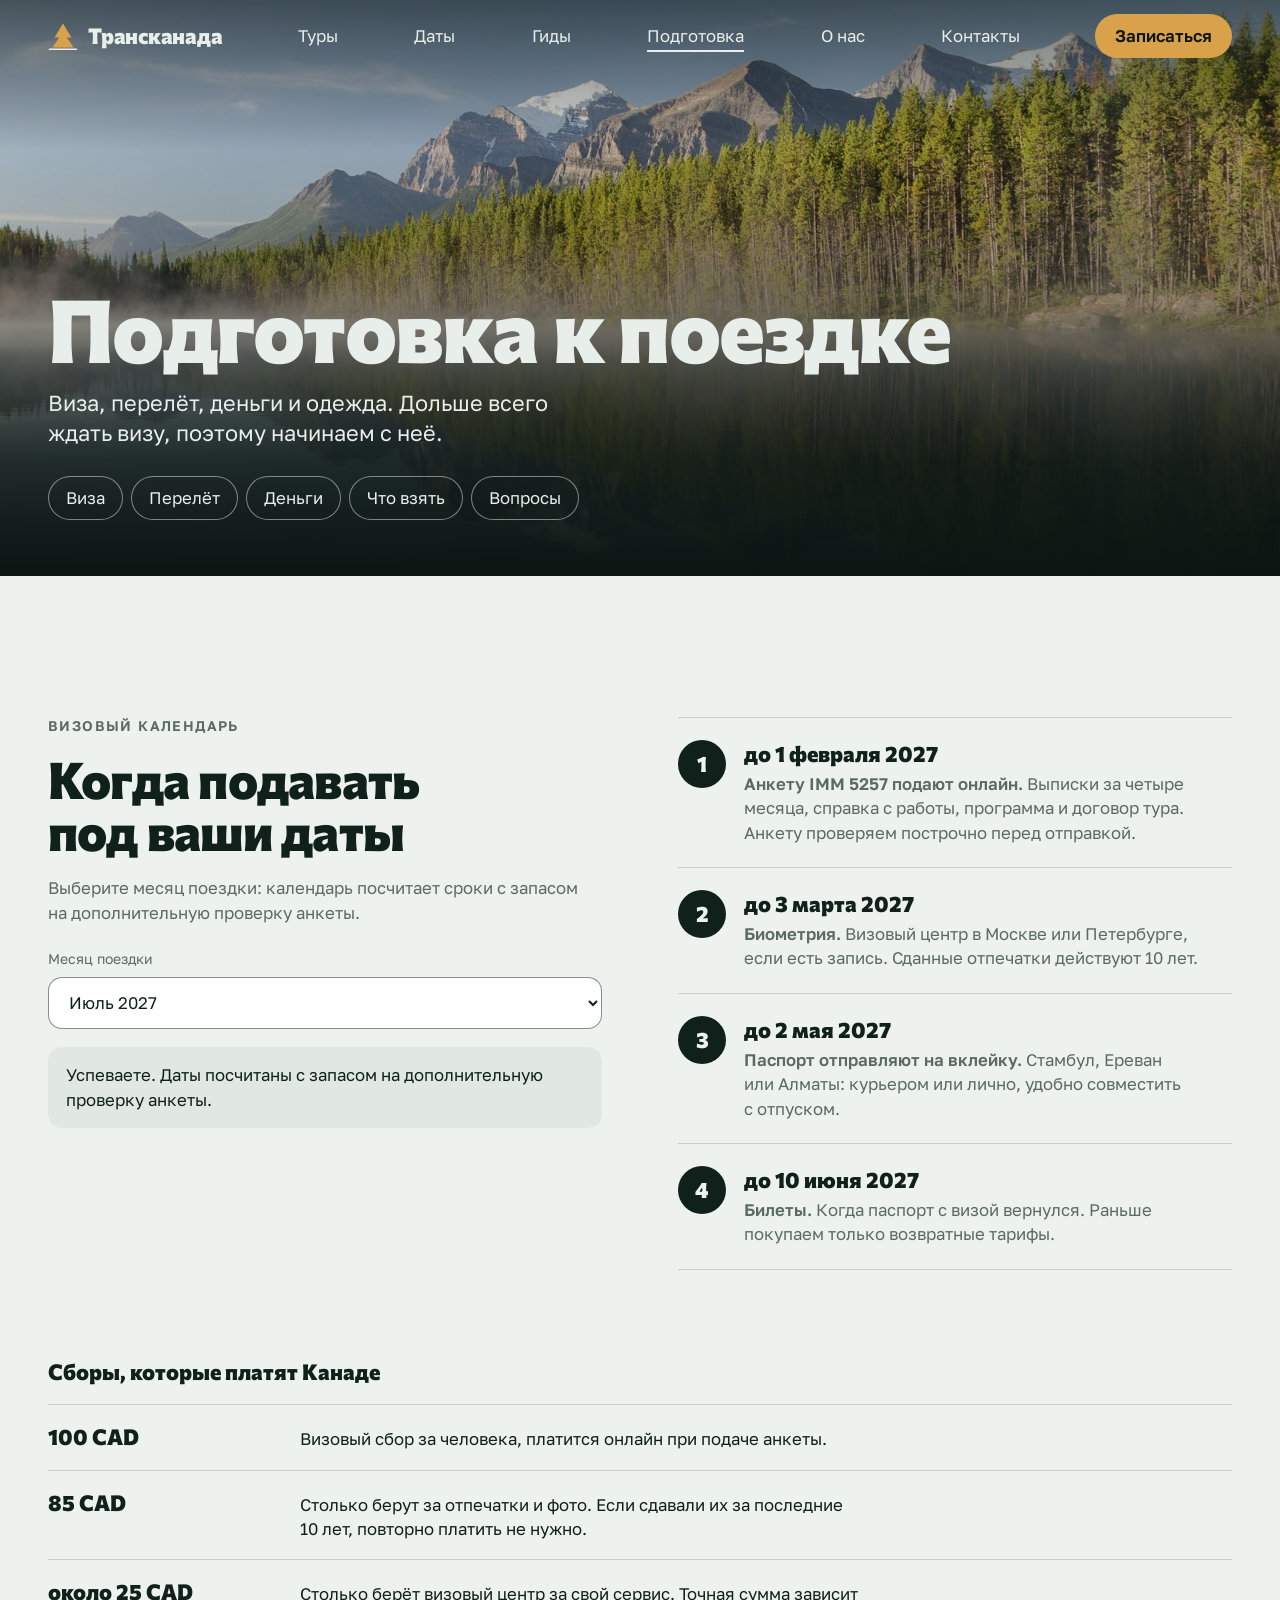
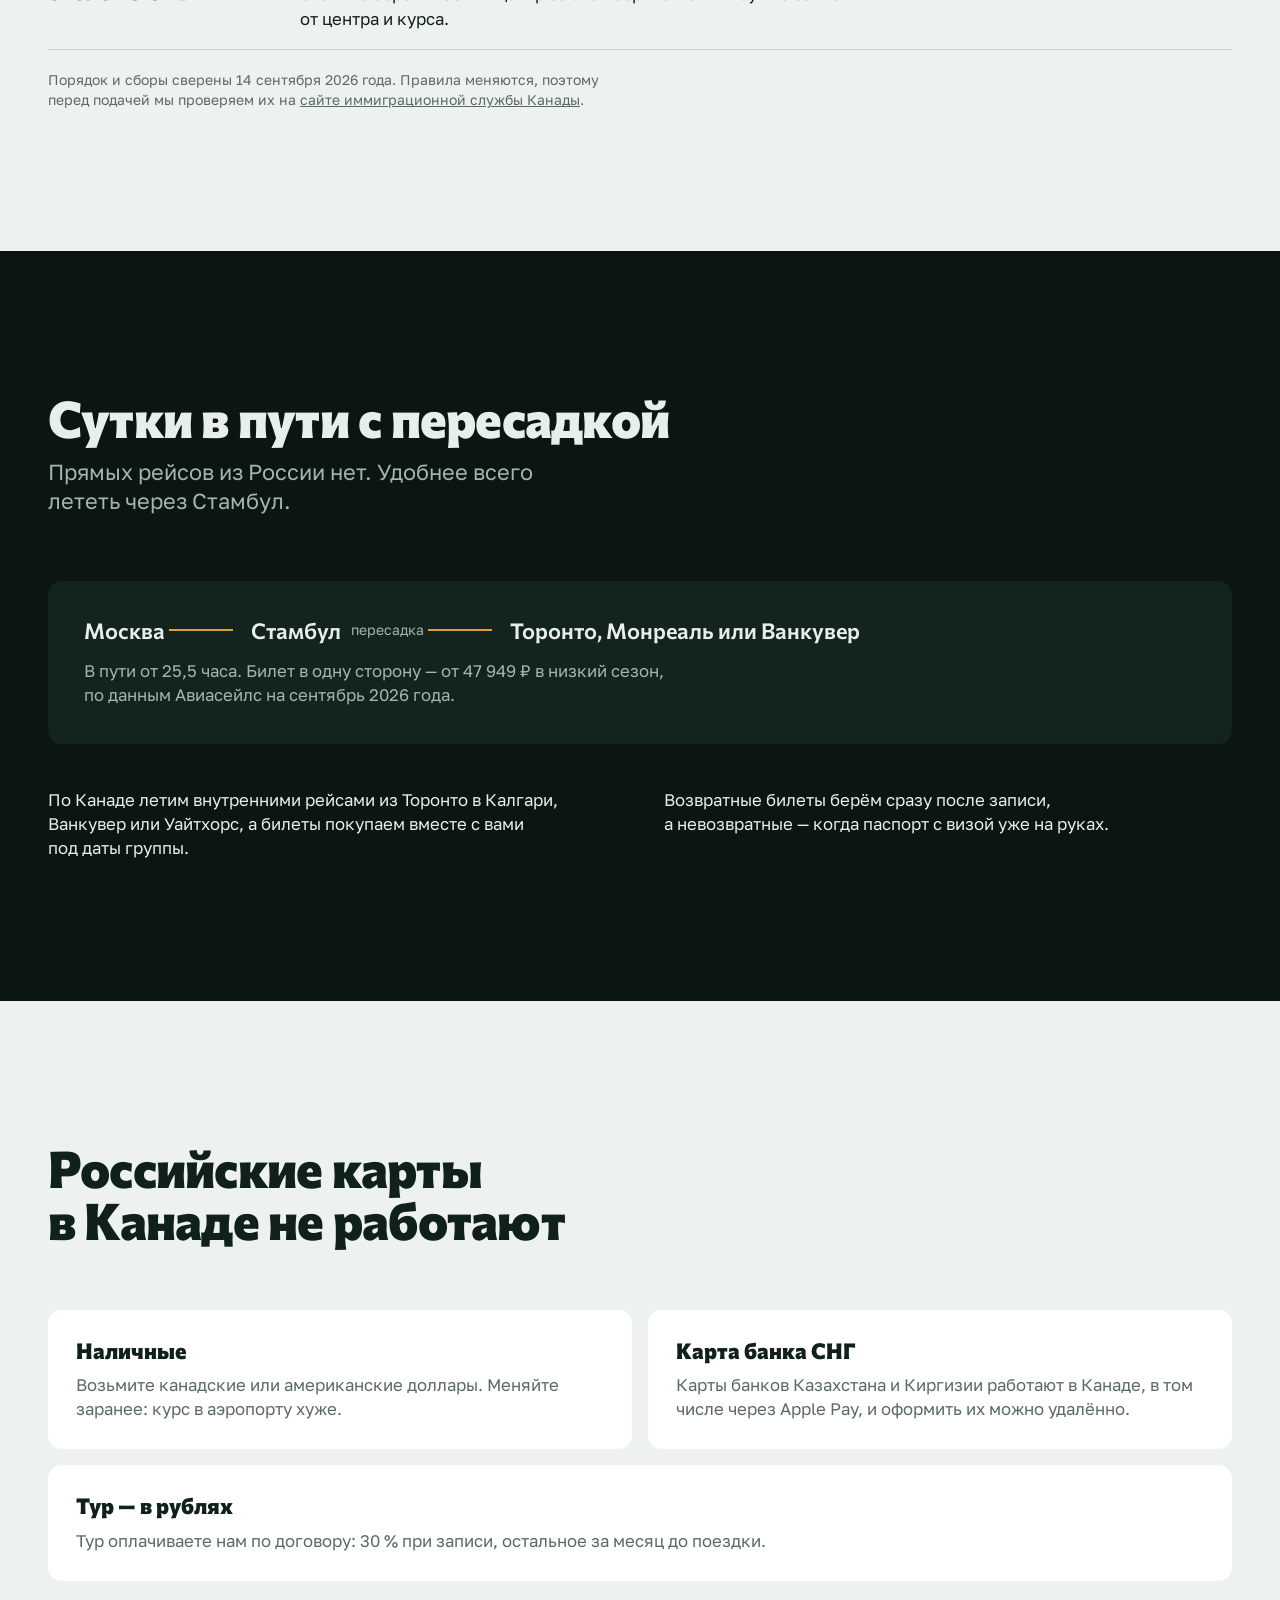
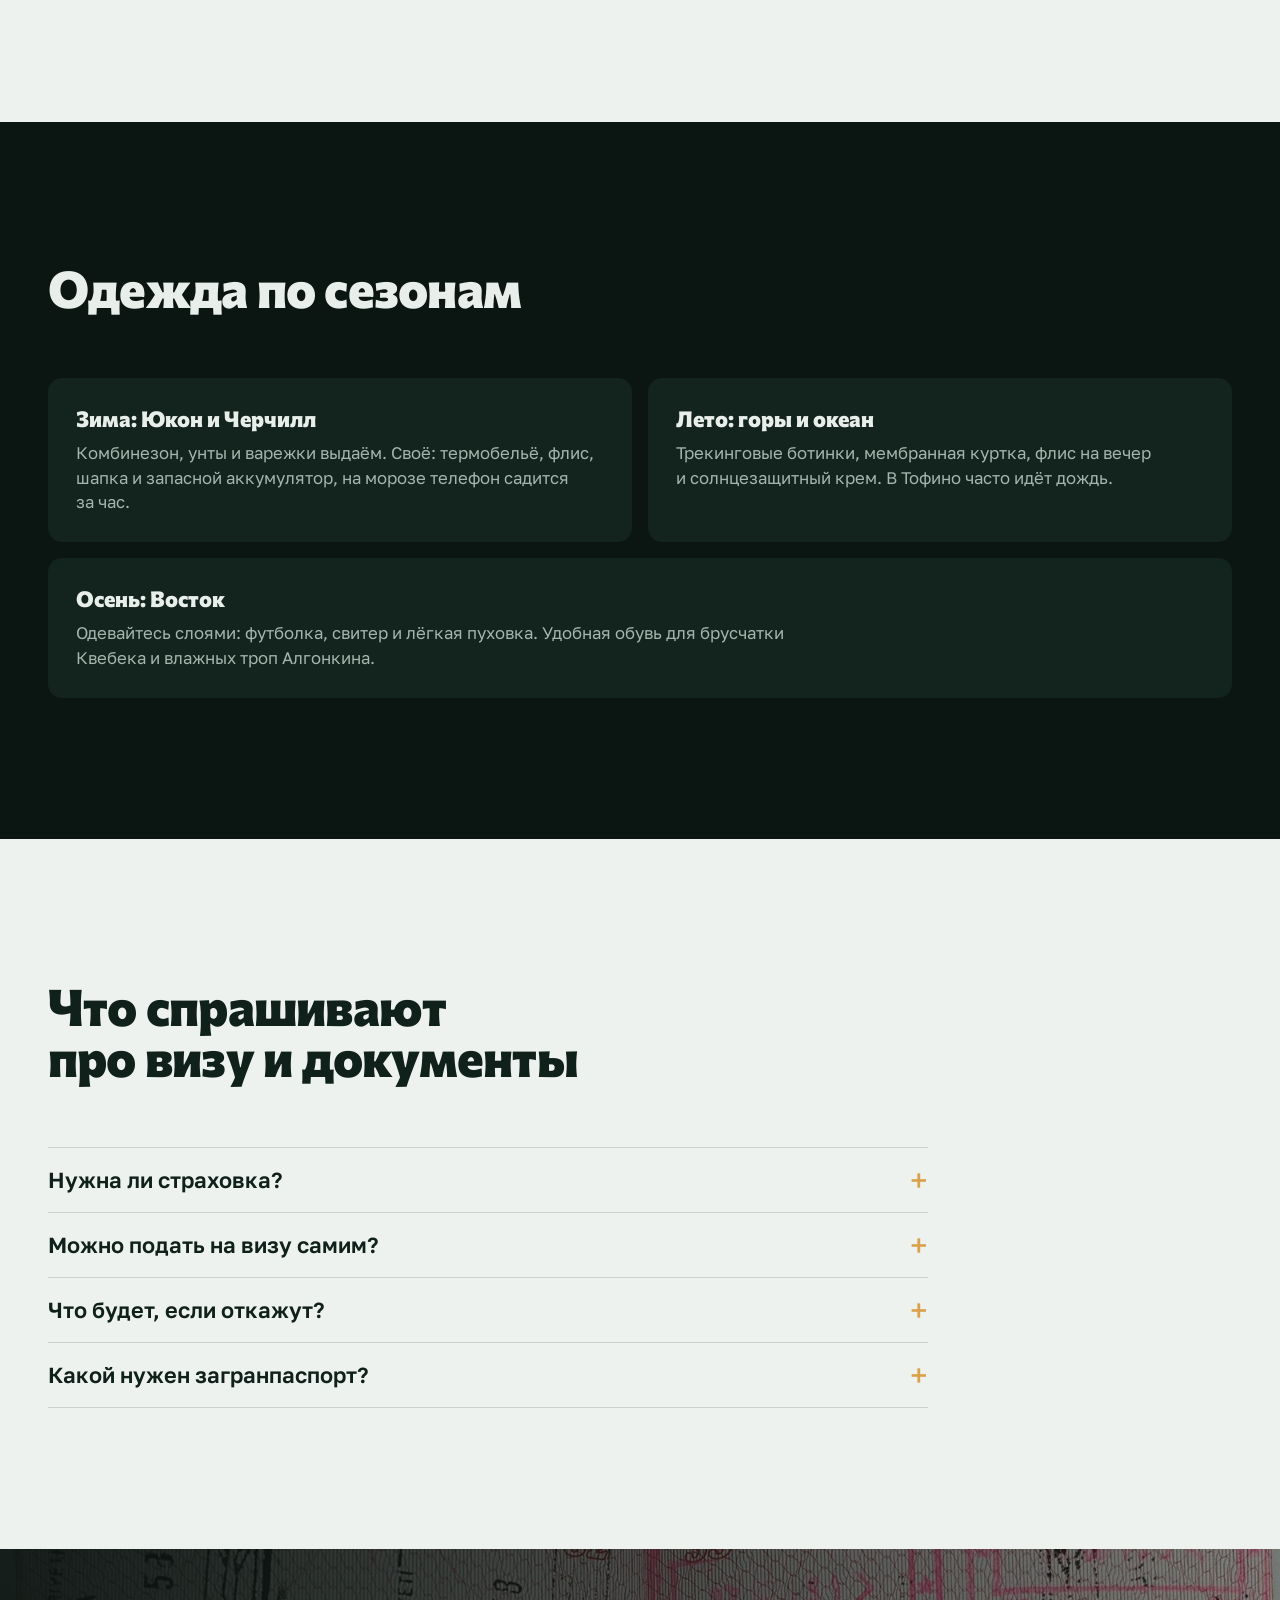
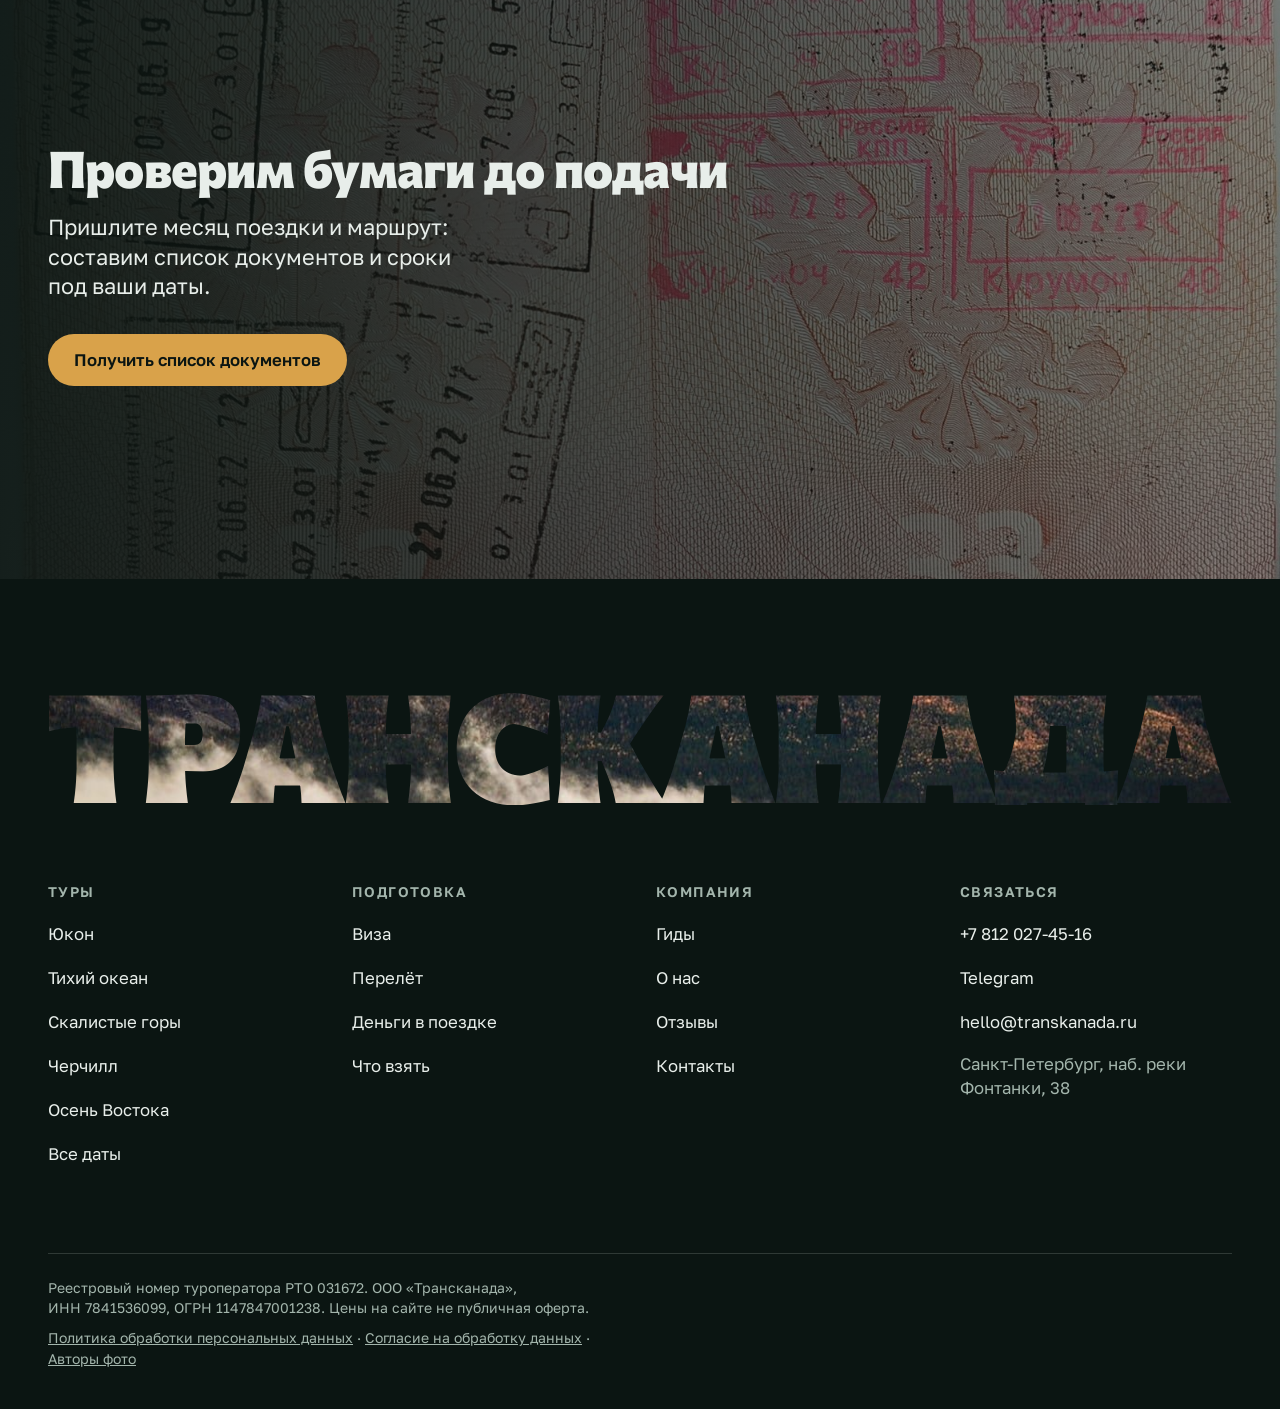
<file: prepare.html>
<!doctype html>
<html lang="ru">
<head>
<meta charset="utf-8">
<meta name="viewport" content="width=device-width, initial-scale=1">
<title>Виза, перелёт и&nbsp;сборы в&nbsp;Канаду&nbsp;— Трансканада</title>
<meta name="description" content="Визовый календарь под ваши даты, перелёт через Стамбул, деньги без российских карт и одежда по сезонам для поездки в Канаду.">
<meta name="theme-color" content="#0B1512">
<meta name="robots" content="noindex">
<meta property="og:type" content="website">
<meta property="og:locale" content="ru_RU">
<meta property="og:title" content="Виза, перелёт и сборы в Канаду — Трансканада">
<meta property="og:description" content="Визовый календарь под ваши даты, перелёт через Стамбул, деньги без российских карт и одежда по сезонам для поездки в Канаду.">
<meta property="og:image" content="https://artemkaaaaa3-sketch.github.io/transkanada/img/rockies-herbert-mist.jpg">
<link rel="icon" href="data:image/svg+xml,%3Csvg xmlns='http://www.w3.org/2000/svg' viewBox='0 0 32 32'%3E%3Crect width='32' height='32' rx='7' fill='%230B1512'/%3E%3Cpath d='M16 5 23 17h-4l5.5 9h-17L13 17H9z' fill='%23D9A24A'/%3E%3C/svg%3E">
<link rel="stylesheet" href="css/site.css?v=1b63351a">
</head>
<body>
<a class="skip" href="#main">К&nbsp;содержанию</a>
<header class="head" id="head">
  <div class="head__in">
    <a class="logo" href="index.html" aria-label="Трансканада, на главную"><svg viewBox="0 0 30 30" aria-hidden="true" focusable="false"><path d="M15 2.5 23.5 16.5H18.8L25.5 26.5H4.5L11.2 16.5H6.5Z" fill="#D9A24A"/><path d="M1.5 28.2H28.5" stroke="#E8EEEA" stroke-width="1.6" stroke-linecap="round"/></svg><span>Трансканада</span></a>
    <div class="head__menu" id="headMenu">
      <nav class="nav" aria-label="Разделы сайта"><a href="tours.html">Туры</a><a href="tours.html#dates">Даты</a><a href="guides.html">Гиды</a><a href="prepare.html" aria-current="page">Подготовка</a><a href="about.html">О&nbsp;нас</a><a href="contacts.html">Контакты</a></nav>
      <div class="head__act">
        <a class="head__tel" href="tel:+78120274516">+7&nbsp;812&nbsp;027-45-16</a>
        <button class="btn btn--gold" type="button" data-book>Записаться</button>
      </div>
    </div>
    <button class="burger" id="burger" type="button" aria-expanded="false" aria-controls="headMenu" aria-label="Меню"><i></i></button>
  </div>
</header>
<main id="main">

<section class="phero">
  <div class="phero__media"><img src="img/rockies-herbert-mist.jpg?v=8e0168b8" srcset="img/rockies-herbert-mist-sm.jpg?v=e7be86de 720w, img/rockies-herbert-mist-md.jpg?v=2a783dab 1600w, img/rockies-herbert-mist.jpg?v=8e0168b8 2560w" sizes="(orientation: portrait) 1280px, 100vw" alt="Утренний туман над озером Херберт у Дороги ледяных полей" width="2560" height="1707" decoding="async"></div>
  <div class="phero__in wrap">
    <h1 class="phero__h1">Подготовка к&nbsp;поездке</h1>
    <p class="phero__lead">Виза, перелёт, деньги и&nbsp;одежда. Дольше всего ждать визу, поэтому начинаем с&nbsp;неё.</p><nav class="subnav" aria-label="Разделы подготовки"><a href="#visa">Виза</a><a href="#flight">Перелёт</a><a href="#money">Деньги</a><a href="#pack">Что взять</a><a href="#faq">Вопросы</a></nav>
  </div>
</section>

<section class="sec light" id="visa">
  <div class="wrap">
    <div class="split">
      <div class="split__side">
        <p class="kicker">Визовый календарь</p>
        <h2 class="h2">Когда&nbsp;подавать под&nbsp;ваши даты</h2>
        <p class="split__lead">Выберите месяц поездки: календарь посчитает сроки с&nbsp;запасом на&nbsp;дополнительную проверку&nbsp;анкеты.</p>
        <label class="fld" style="margin-top:24px"><span>Месяц поездки</span><select id="vcalMonth"><option value="2027-01">Январь 2027</option><option value="2027-02">Февраль 2027</option><option value="2027-03">Март 2027</option><option value="2027-04">Апрель 2027</option><option value="2027-05">Май 2027</option><option value="2027-06">Июнь 2027</option><option value="2027-07" selected>Июль 2027</option><option value="2027-08">Август 2027</option><option value="2027-09">Сентябрь 2027</option><option value="2027-10">Октябрь 2027</option><option value="2027-11">Ноябрь 2027</option><option value="2027-12">Декабрь 2027</option></select></label>
        <p class="vcal__note" id="vcalNote" aria-live="polite">Успеваете. Даты посчитаны с&nbsp;запасом на&nbsp;дополнительную проверку&nbsp;анкеты.</p>
      </div>
      <ol class="vcal__steps" id="vcalSteps"><li data-off="150"><div><p class="vcal__date">до&nbsp;1&nbsp;февраля 2027</p><p class="vcal__what"><b>Анкету IMM 5257 подают онлайн.</b> Выписки за&nbsp;четыре месяца, справка с&nbsp;работы, программа и&nbsp;договор тура. Анкету проверяем построчно перед&nbsp;отправкой.</p></div></li><li data-off="120"><div><p class="vcal__date">до&nbsp;3&nbsp;марта 2027</p><p class="vcal__what"><b>Биометрия.</b> Визовый центр в&nbsp;Москве или&nbsp;Петербурге, если&nbsp;есть запись. Сданные отпечатки действуют 10&nbsp;лет.</p></div></li><li data-off="60"><div><p class="vcal__date">до&nbsp;2&nbsp;мая 2027</p><p class="vcal__what"><b>Паспорт отправляют на&nbsp;вклейку.</b> Стамбул, Ереван или&nbsp;Алматы: курьером или&nbsp;лично, удобно совместить с&nbsp;отпуском.</p></div></li><li data-off="21"><div><p class="vcal__date">до&nbsp;10&nbsp;июня 2027</p><p class="vcal__what"><b>Билеты.</b> Когда&nbsp;паспорт с&nbsp;визой вернулся. Раньше покупаем только возвратные&nbsp;тарифы.</p></div></li></ol>
    </div>
    <div class="fees">
      <h3>Сборы, которые платят Канаде</h3>
      <dl class="fees__list">
        <div><dt>100&nbsp;CAD</dt><dd>Визовый сбор за&nbsp;человека, платится онлайн при&nbsp;подаче&nbsp;анкеты.</dd></div>
        <div><dt>85&nbsp;CAD</dt><dd>Столько берут за&nbsp;отпечатки и&nbsp;фото. Если&nbsp;сдавали их&nbsp;за&nbsp;последние 10&nbsp;лет, повторно платить не&nbsp;нужно.</dd></div>
        <div><dt>около&nbsp;25&nbsp;CAD</dt><dd>Столько берёт визовый центр за&nbsp;свой&nbsp;сервис. Точная сумма зависит от&nbsp;центра и&nbsp;курса.</dd></div>
      </dl>
      <p class="note">Порядок и&nbsp;сборы сверены 14&nbsp;сентября 2026&nbsp;года. Правила меняются, поэтому перед&nbsp;подачей мы&nbsp;проверяем их&nbsp;на <a href="https://www.canada.ca/en/immigration-refugees-citizenship.html">сайте иммиграционной службы Канады</a>.</p>
    </div>
  </div>
</section>

<section class="sec" id="flight">
  <div class="wrap">
    <div class="sec__head"><h2 class="h2">Сутки в&nbsp;пути с&nbsp;пересадкой</h2><p class="lead">Прямых рейсов из&nbsp;России нет. Удобнее всего лететь через&nbsp;Стамбул.</p></div>
    <div class="route">
      <ol class="route__line" aria-label="Маршрут перелёта">
        <li><b>Москва</b></li><li><b>Стамбул</b><span>пересадка</span></li><li><b>Торонто, Монреаль или&nbsp;Ванкувер</b></li>
      </ol>
      <p class="route__facts">В&nbsp;пути от&nbsp;25,5&nbsp;часа. Билет в&nbsp;одну сторону&nbsp;— от&nbsp;47&nbsp;949&nbsp;₽ в&nbsp;низкий сезон, по&nbsp;данным Авиасейлс на&nbsp;сентябрь 2026&nbsp;года.</p>
    </div>
    <div class="route__notes">
      <p>По&nbsp;Канаде летим внутренними рейсами из&nbsp;Торонто в&nbsp;Калгари, Ванкувер или&nbsp;Уайтхорс, а&nbsp;билеты покупаем вместе с&nbsp;вами под&nbsp;даты&nbsp;группы.</p>
      <p>Возвратные билеты берём сразу после записи, а&nbsp;невозвратные&nbsp;— когда&nbsp;паспорт с&nbsp;визой уже&nbsp;на&nbsp;руках.</p>
    </div>
  </div>
</section>

<section class="sec light" id="money">
  <div class="wrap">
    <div class="sec__head"><h2 class="h2">Российские карты в&nbsp;Канаде не&nbsp;работают</h2></div>
    <ul class="cards3"><li class="card"><h3 class="card__h">Наличные</h3><p>Возьмите канадские или&nbsp;американские доллары. Меняйте заранее: курс в&nbsp;аэропорту&nbsp;хуже.</p></li><li class="card"><h3 class="card__h">Карта банка СНГ</h3><p>Карты банков Казахстана и&nbsp;Киргизии работают в&nbsp;Канаде, в&nbsp;том числе через&nbsp;Apple Pay, и&nbsp;оформить их&nbsp;можно&nbsp;удалённо.</p></li><li class="card"><h3 class="card__h">Тур&nbsp;— в&nbsp;рублях</h3><p>Тур оплачиваете нам по&nbsp;договору: 30&nbsp;% при&nbsp;записи, остальное за&nbsp;месяц до&nbsp;поездки.</p></li></ul>
  </div>
</section>

<section class="sec" id="pack">
  <div class="wrap">
    <div class="sec__head"><h2 class="h2">Одежда по&nbsp;сезонам</h2></div>
    <ul class="cards3"><li class="card"><h3 class="card__h">Зима: Юкон и&nbsp;Черчилл</h3><p>Комбинезон, унты и&nbsp;варежки выдаём. Своё: термобельё, флис, шапка и&nbsp;запасной аккумулятор, на&nbsp;морозе телефон садится за&nbsp;час.</p></li><li class="card"><h3 class="card__h">Лето: горы и&nbsp;океан</h3><p>Трекинговые ботинки, мембранная куртка, флис на&nbsp;вечер и&nbsp;солнцезащитный крем. В&nbsp;Тофино часто идёт&nbsp;дождь.</p></li><li class="card"><h3 class="card__h">Осень: Восток</h3><p>Одевайтесь слоями: футболка, свитер и&nbsp;лёгкая пуховка. Удобная обувь для&nbsp;брусчатки Квебека и&nbsp;влажных троп&nbsp;Алгонкина.</p></li></ul>
  </div>
</section>

<section class="sec light" id="faq">
  <div class="wrap">
    <div class="sec__head"><h2 class="h2">Что спрашивают про&nbsp;визу и&nbsp;документы</h2></div>
    <div class="faq"><details><summary>Нужна ли&nbsp;страховка?</summary><p>Для&nbsp;визы не&nbsp;обязательна, но&nbsp;без&nbsp;неё не&nbsp;везём: эвакуация из&nbsp;национального парка стоит дороже всей&nbsp;поездки.</p></details><details><summary>Можно подать на&nbsp;визу самим?</summary><p>Да. Мы&nbsp;даём список документов и&nbsp;проверяем анкету, но&nbsp;подаёте вы: визу получает человек, а&nbsp;не&nbsp;туроператор.</p></details><details><summary>Что будет, если&nbsp;откажут?</summary><p>Вернём оплату за&nbsp;тур, кроме&nbsp;уже&nbsp;оплаченных невозвратных броней. Условия записаны в&nbsp;договоре.</p></details><details><summary>Какой нужен загранпаспорт?</summary><p>Действующий не&nbsp;меньше шести месяцев после возвращения, с&nbsp;двумя чистыми&nbsp;страницами.</p></details></div>
  </div>
</section>

<section class="sec cta" id="ask">
  <div class="cta__bg"><img src="img/prepare-passport-stamps.jpg?v=3060d022" srcset="img/prepare-passport-stamps-sm.jpg?v=c79901e4 720w, img/prepare-passport-stamps-md.jpg?v=deb73abb 1600w, img/prepare-passport-stamps.jpg?v=3060d022 2560w" sizes="(orientation: portrait) 1280px, 100vw" alt="Страницы паспорта с визовыми штампами" width="2560" height="1666" loading="lazy" decoding="async"></div>
  <div class="wrap">
    <h2 class="h2">Проверим бумаги до&nbsp;подачи</h2>
    <p class="cta__lead">Пришлите месяц поездки и&nbsp;маршрут: составим список документов и&nbsp;сроки под&nbsp;ваши&nbsp;даты.</p>
    <div class="cta__btns"><button class="btn btn--gold" type="button" data-book>Получить список документов</button></div>
  </div>
</section>

</main>
<footer class="foot">
  <div class="wrap foot__fit" aria-hidden="true"><p class="foot__word">Трансканада</p></div>
  <div class="wrap">
    <div class="foot__grid">
      <div class="foot__col"><p class="foot__h">Туры</p><ul><li><a href="yukon.html">Юкон</a></li><li><a href="pacific.html">Тихий океан</a></li><li><a href="rockies.html">Скалистые горы</a></li><li><a href="churchill.html">Черчилл</a></li><li><a href="east.html">Осень Востока</a></li><li><a href="tours.html#dates">Все&nbsp;даты</a></li></ul></div>
      <div class="foot__col"><p class="foot__h">Подготовка</p><ul><li><a href="prepare.html#visa">Виза</a></li><li><a href="prepare.html#flight">Перелёт</a></li><li><a href="prepare.html#money">Деньги в&nbsp;поездке</a></li><li><a href="prepare.html#pack">Что взять</a></li></ul></div>
      <div class="foot__col"><p class="foot__h">Компания</p><ul><li><a href="guides.html">Гиды</a></li><li><a href="about.html">О&nbsp;нас</a></li><li><a href="about.html#reviews">Отзывы</a></li><li><a href="contacts.html">Контакты</a></li></ul></div>
      <div class="foot__col"><p class="foot__h">Связаться</p><ul><li><a href="tel:+78120274516">+7&nbsp;812&nbsp;027-45-16</a></li><li><a href="https://t.me/transkanada">Telegram</a></li><li><a href="mailto:hello@transkanada.ru">hello@transkanada.ru</a></li><li><p class="foot__note"><span class="nw">Санкт-Петербург</span>, наб. реки Фонтанки,&nbsp;38</p></li></ul></div>
    </div>
    <div class="foot__legal">
      <p>Реестровый номер туроператора РТО&nbsp;031672. ООО «Трансканада», ИНН&nbsp;7841536099, ОГРН&nbsp;1147847001238. Цены на&nbsp;сайте не&nbsp;публичная&nbsp;оферта.</p>
      <p><a href="policy.html">Политика обработки персональных данных</a> · <a href="soglasie.html">Согласие на&nbsp;обработку данных</a> · <a href="credits.html">Авторы фото</a></p>
    </div>
  </div>
</footer>
<button class="btn btn--gold dock" id="dock" type="button" data-book>Записаться на&nbsp;поездку</button>
<dialog class="book" id="book" aria-labelledby="bookT">
  <form class="book__form" id="bookForm" novalidate>
    <div class="book__head"><h2 class="book__t" id="bookT">Заявка на&nbsp;поездку</h2><button class="book__x" type="button" id="bookClose" aria-label="Закрыть">×</button></div>
    <div class="book__guide" id="bookGuide" hidden><img class="face" src="img/gface-anton.jpg?v=ec9416df" alt="" width="44" height="44"><p><b></b><span></span></p></div>
    <label class="fld"><span>Тур</span><select id="bTour" name="tour"><option value="">Пока не&nbsp;выбрал</option><option value="yukon">Юкон: сияние над&nbsp;Уайтхорсом</option><option value="pacific">Тихий океан: Ванкувер и&nbsp;остров</option><option value="rockies">Скалистые горы: Банф и&nbsp;Джаспер</option><option value="churchill">Черчилл: белые медведи</option><option value="east">Осень Востока: Квебек и&nbsp;Онтарио</option></select></label>
    <label class="fld"><span>Даты</span><select id="bDate" name="date"><option value="">Пока не&nbsp;знаю</option></select></label>
    <div class="fld2"><label class="fld"><span>Имя</span><input id="bName" name="name" autocomplete="name"></label><label class="fld"><span>Телефон или&nbsp;Telegram</span><input id="bTel" name="tel" autocomplete="tel"></label></div>
    <label class="check"><input type="checkbox" id="bAgree" name="agree"><span>Даю <a href="soglasie.html">согласие на&nbsp;обработку персональных данных</a> и&nbsp;принимаю <a href="policy.html">политику</a></span></label>
    <p class="err" id="bErr" role="alert"></p>
    <button class="btn btn--gold" type="submit">Отправить заявку</button>
  </form>
  <div class="book__ok" id="bOk" hidden><h2 class="book__t">Заявка отправлена</h2><p id="bOkText"></p><button class="btn btn--ghost" type="button" id="bOkClose">Хорошо</button></div>
</dialog>
<script type="application/json" id="siteData">{"tours": [{"id": "yukon", "name": "Юкон: сияние над Уайтхорсом", "short": "Юкон", "url": "yukon.html", "guide": "olga", "img": "img/yukon-aurora-hills-sm.jpg?v=ab0915cd"}, {"id": "pacific", "name": "Тихий океан: Ванкувер и остров", "short": "Тихий океан", "url": "pacific.html", "guide": "denis", "img": "img/pacific-whale-sm.jpg?v=2de5a5c5"}, {"id": "rockies", "name": "Скалистые горы: Банф и Джаспер", "short": "Скалистые горы", "url": "rockies.html", "guide": "anton", "img": "img/rockies-red-canoe-sm.jpg?v=2f1cbc4d"}, {"id": "churchill", "name": "Черчилл: белые медведи", "short": "Черчилл", "url": "churchill.html", "guide": "vera", "img": "img/churchill-bear-sm.jpg?v=c03cec2d"}, {"id": "east", "name": "Осень Востока: Квебек и Онтарио", "short": "Осень Востока", "url": "east.html", "guide": "pavel", "img": "img/east-lookout-sm.jpg?v=514ce690"}], "guides": {"olga": {"name": "Ольга Ремизова", "face": "img/gface-olga.jpg?v=090b1ecd"}, "denis": {"name": "Денис Корнеев", "face": "img/gface-denis.jpg?v=be133bcd"}, "anton": {"name": "Антон Мельник", "face": "img/gface-anton.jpg?v=ec9416df"}, "vera": {"name": "Вера Ланская", "face": "img/gface-vera.jpg?v=3350e805"}, "pavel": {"name": "Павел Дорн", "face": "img/gface-pavel.jpg?v=e9899c7d"}}, "dates": [{"id": "yukon-0218", "tour": "yukon", "when": "18–24 февраля 2027", "months": [1]}, {"id": "yukon-0315", "tour": "yukon", "when": "15–21 марта 2027", "months": [2]}, {"id": "pacific-0605", "tour": "pacific", "when": "5–13 июня 2027", "months": [5]}, {"id": "rockies-0703", "tour": "rockies", "when": "3–12 июля 2027", "months": [6]}, {"id": "rockies-0814", "tour": "rockies", "when": "14–23 августа 2027", "months": [7]}, {"id": "pacific-0911", "tour": "pacific", "when": "11–19 сентября 2027", "months": [8]}, {"id": "east-0926", "tour": "east", "when": "26 сентября – 3 октября 2027", "months": [8, 9]}, {"id": "churchill-1102", "tour": "churchill", "when": "2–7 ноября 2027", "months": [10]}], "months": [{"name": "Январь", "note": "Самые длинные ночи и самые сильные морозы на Юконе.", "empty": "Групп в январе нет: при минус сорока ночные выезды отменяют через раз. Ближайший заезд — 18 февраля, Юкон."}, {"name": "Февраль", "note": "Лучшее время для сияния: длинные ночи и ясное небо над Юконом.", "empty": ""}, {"name": "Март", "note": "Последние недели сияния и упряжки по плотному снегу.", "empty": ""}, {"name": "Апрель", "note": "Межсезон: в горах тает, к озёрам не проехать.", "empty": "В апреле групп нет. Если свободны только сейчас, у Тофино идут серые киты: соберём частную поездку на остров Ванкувер."}, {"name": "Май", "note": "Горные озёра ещё подо льдом.", "empty": "Групп нет: сезон на острове Ванкувер мы начинаем в июне. Ближайший заезд — 5 июня, Тихий океан."}, {"name": "Июнь", "note": "Горбачи у острова Ванкувер и долгие светлые вечера.", "empty": ""}, {"name": "Июль", "note": "Озёра Скалистых гор оттаяли, тропы открыты.", "empty": ""}, {"name": "Август", "note": "Тёплые дни в горах и звёзды над Джаспером.", "empty": ""}, {"name": "Сентябрь", "note": "Лосось идёт в реки, клёны краснеют на Востоке.", "empty": ""}, {"name": "Октябрь", "note": "Пик цвета в Квебеке до середины месяца.", "empty": ""}, {"name": "Ноябрь", "note": "Белые медведи ждут льда у Гудзонова залива.", "empty": ""}, {"name": "Декабрь", "note": "Короткий день и праздничные цены на билеты.", "empty": "В декабре групп нет: перелёт на праздники стоит вдвое дороже. Ближайший заезд — 18 февраля, Юкон."}]}</script>
<script src="js/site.js?v=cdd955bd"></script>
</body>
</html>
</file>
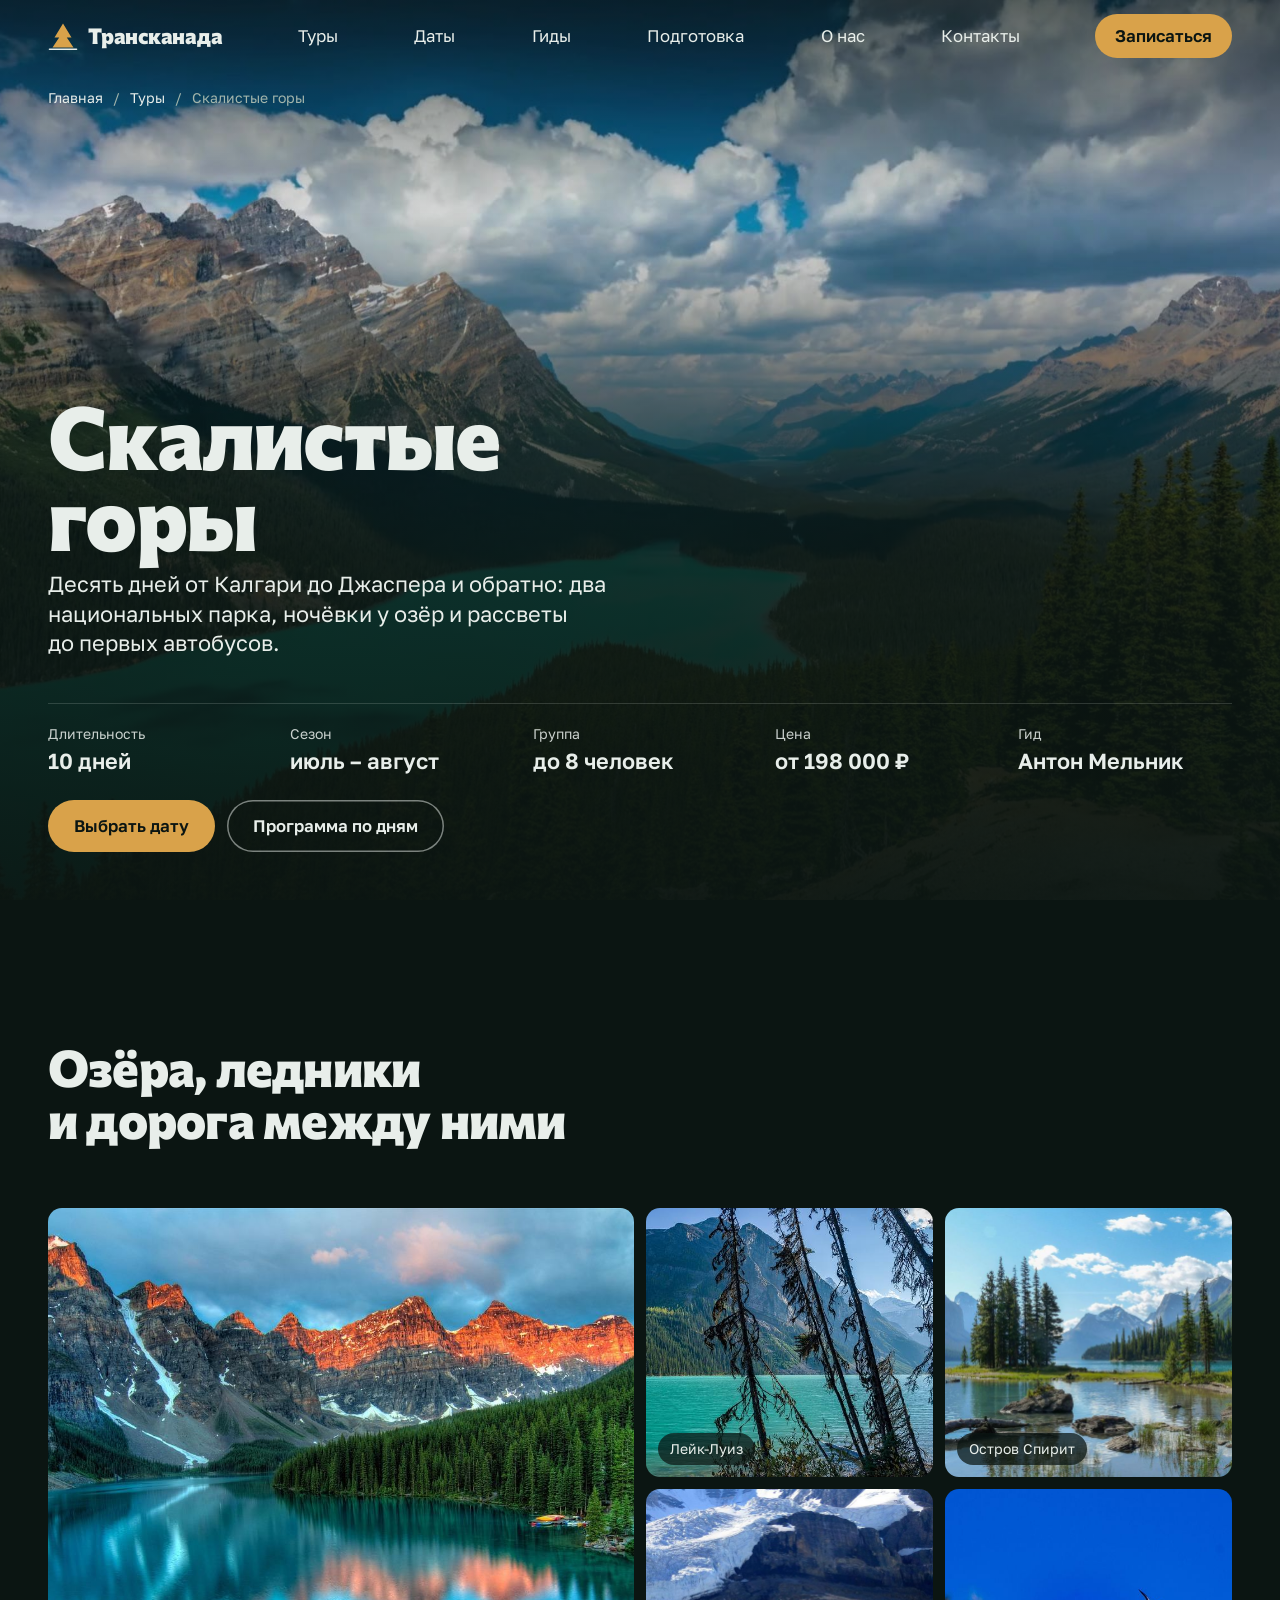
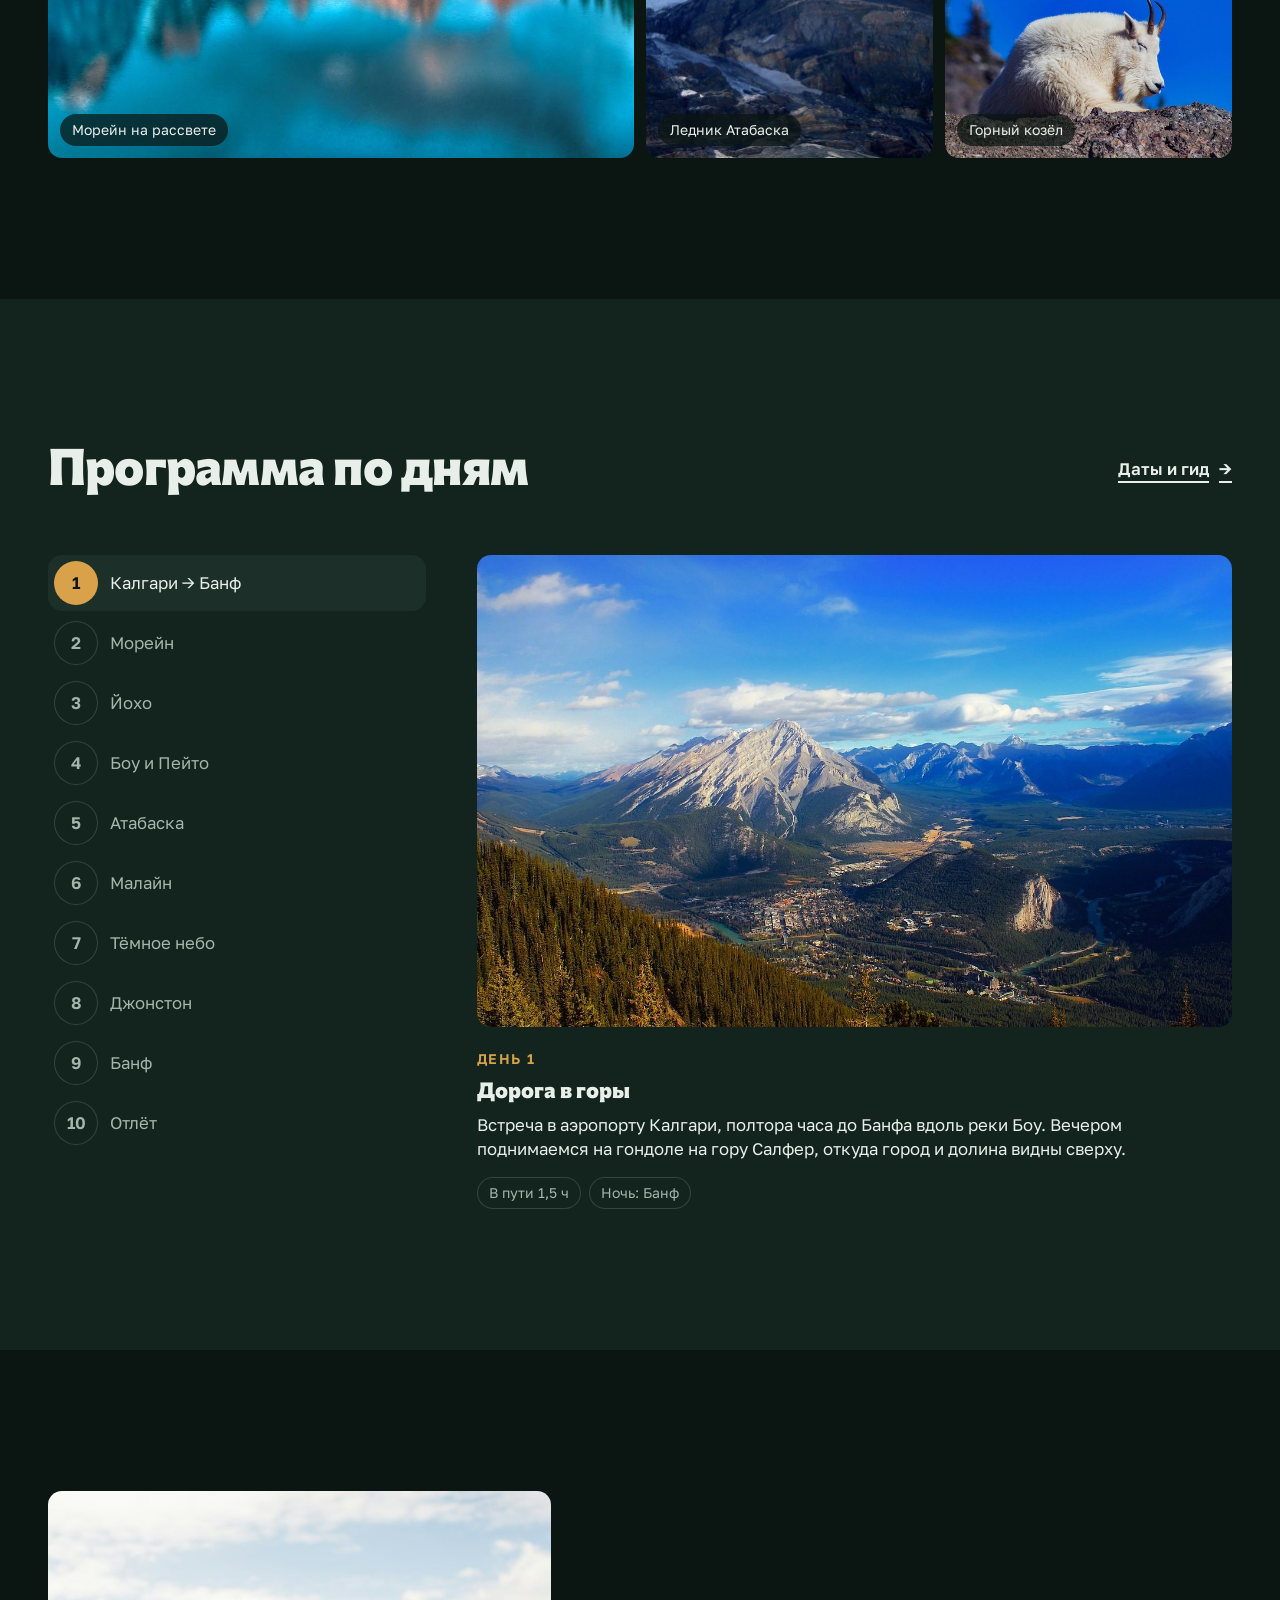
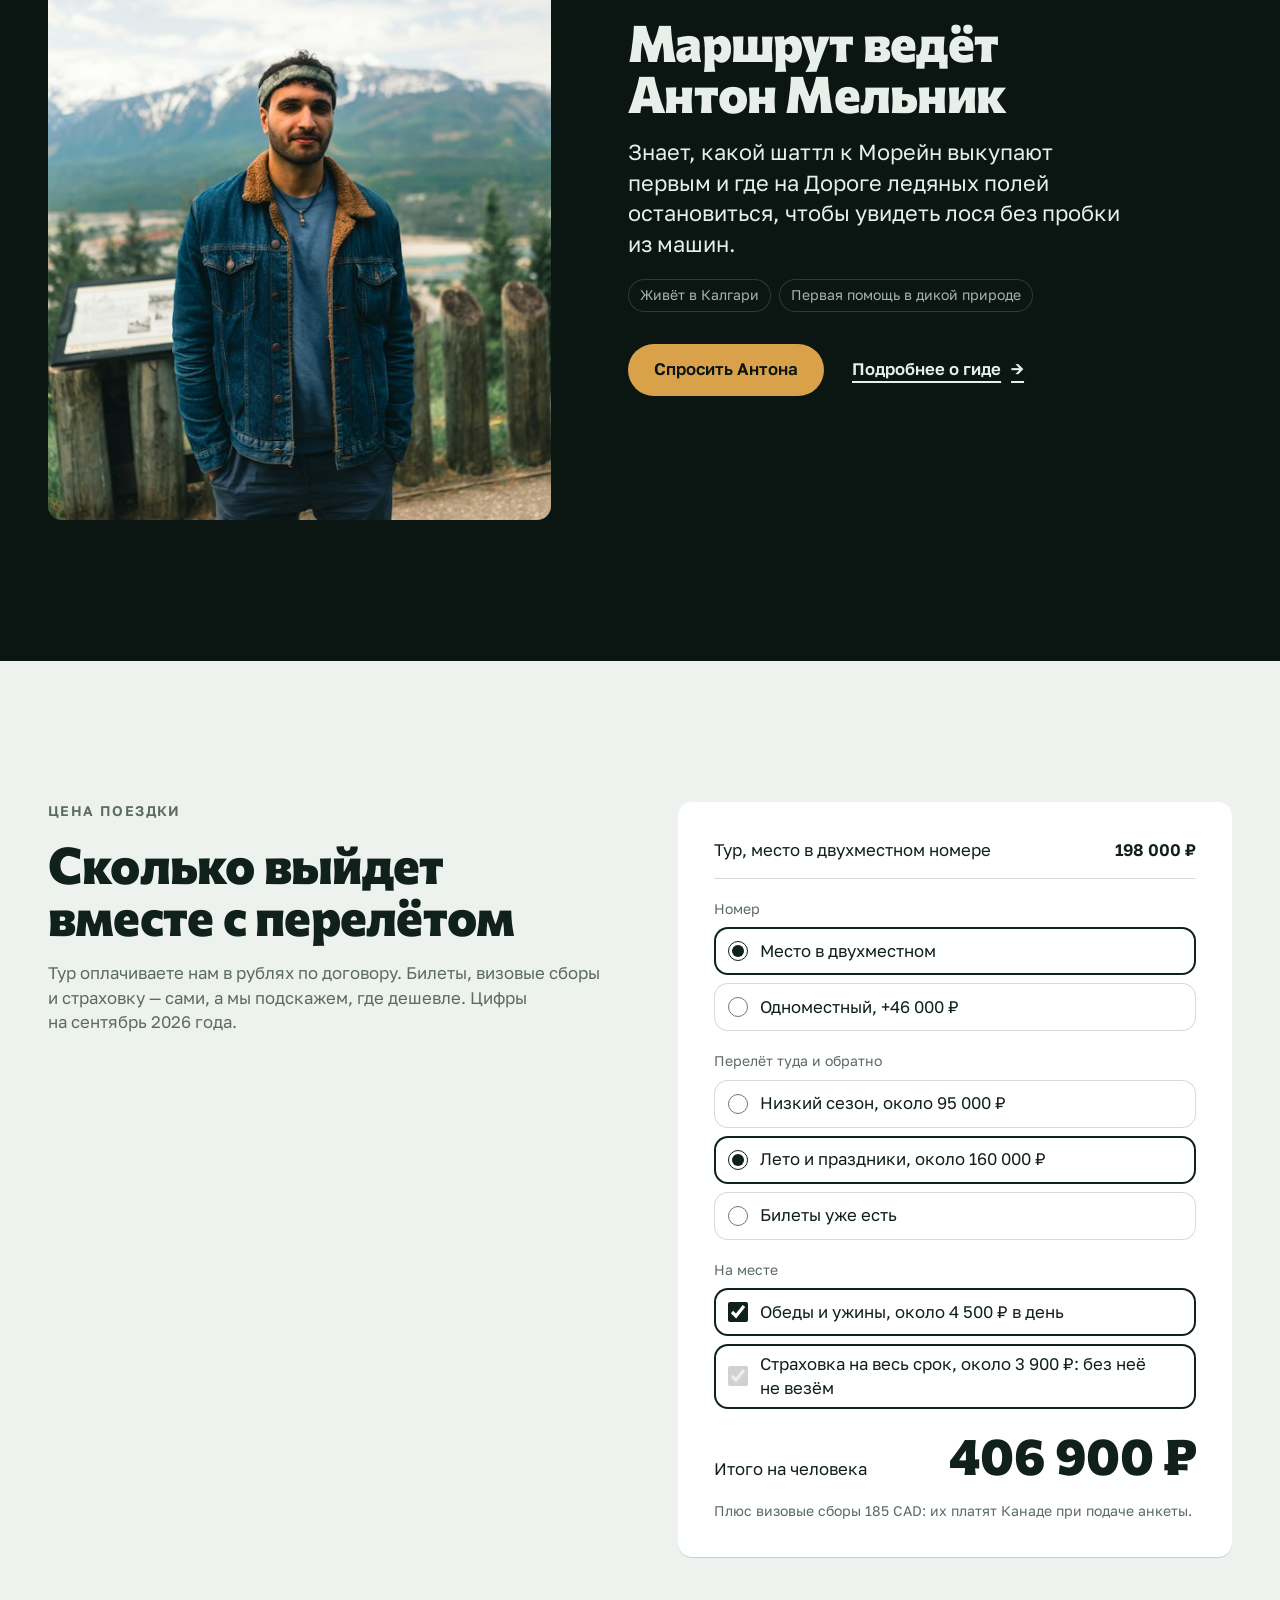
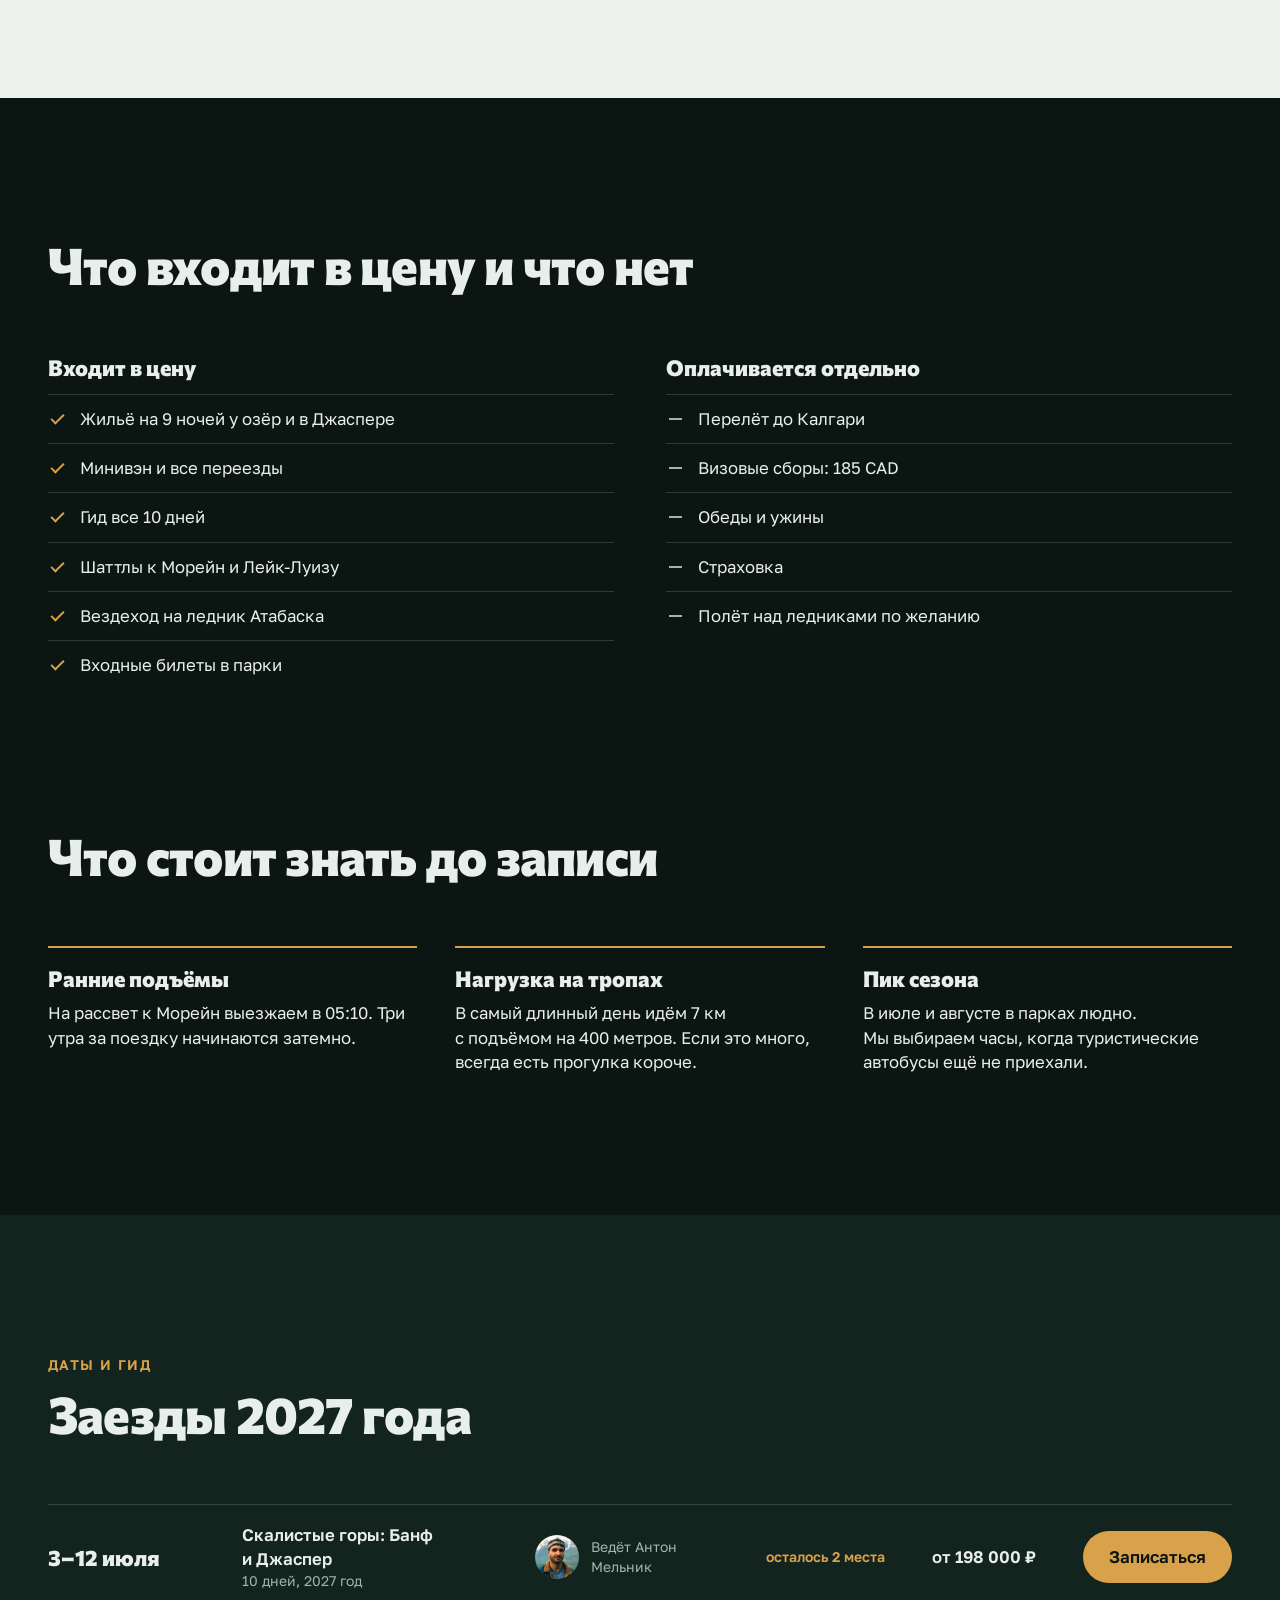
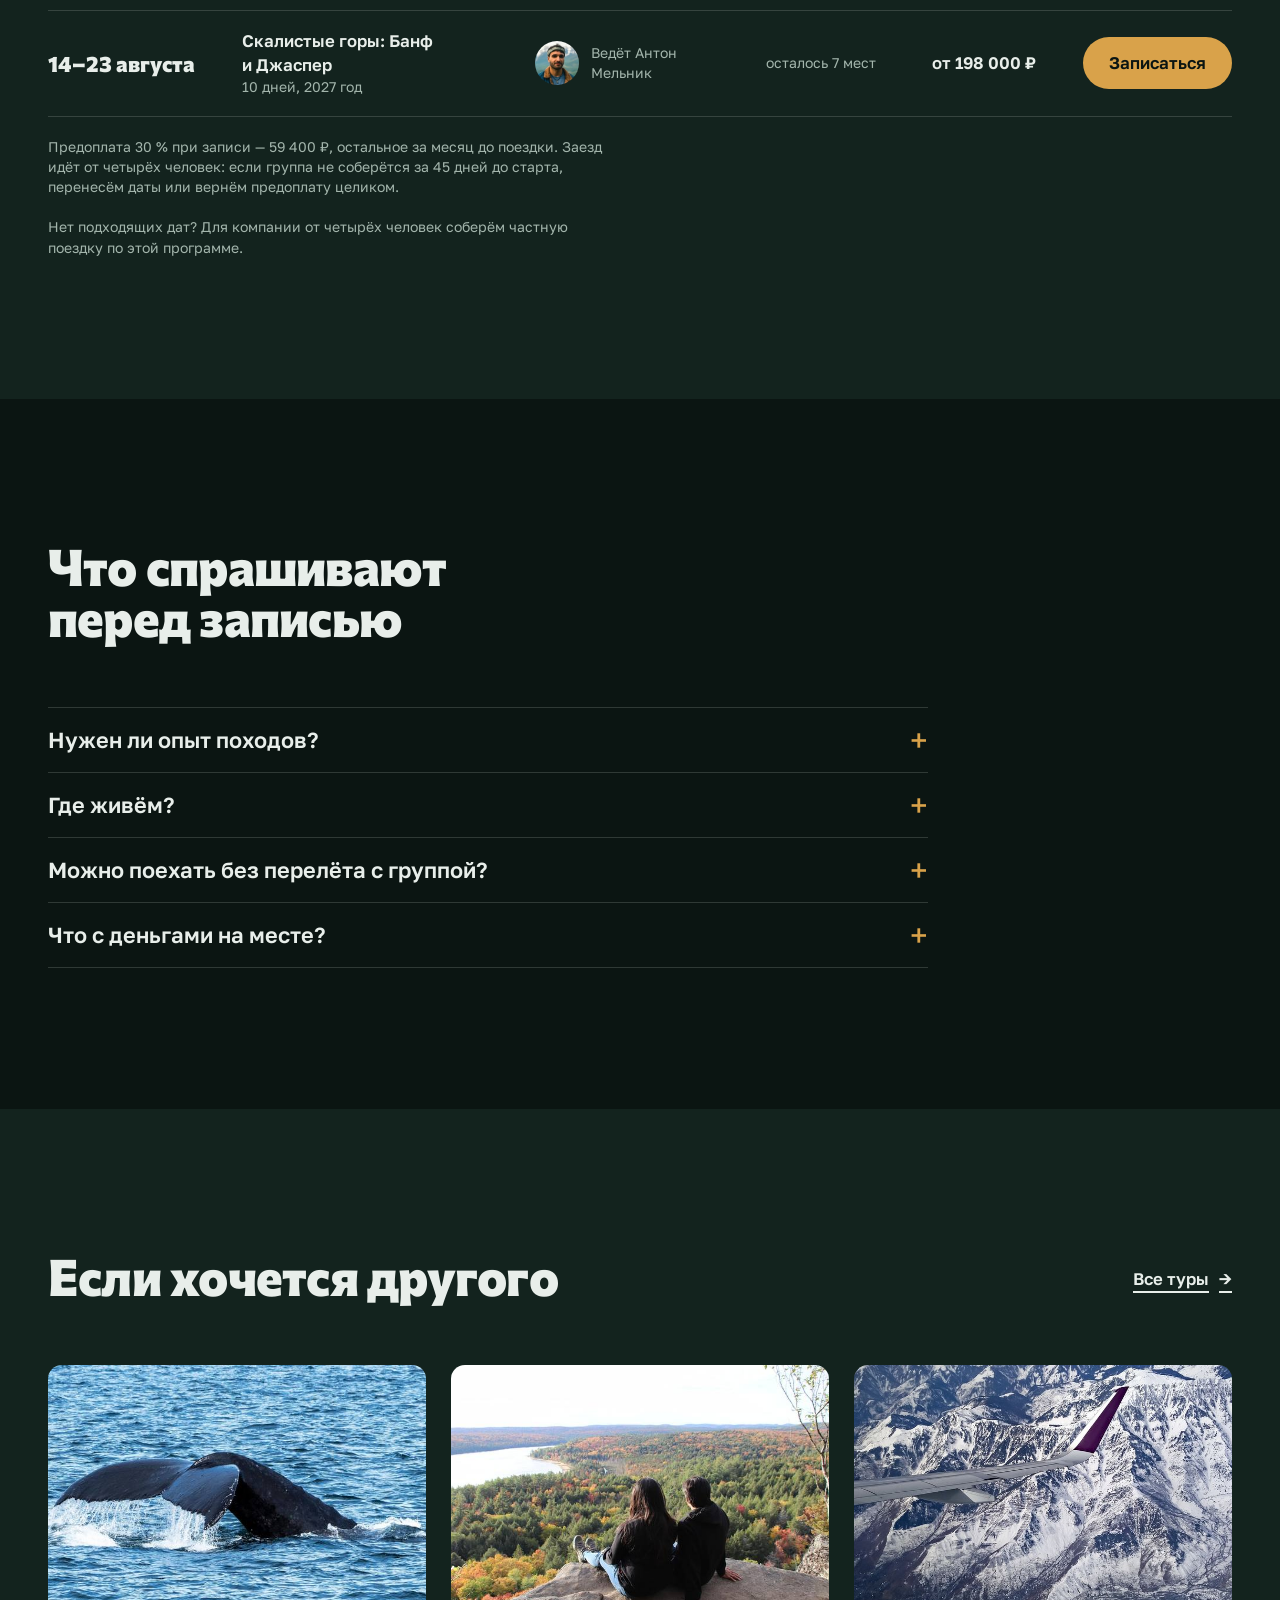
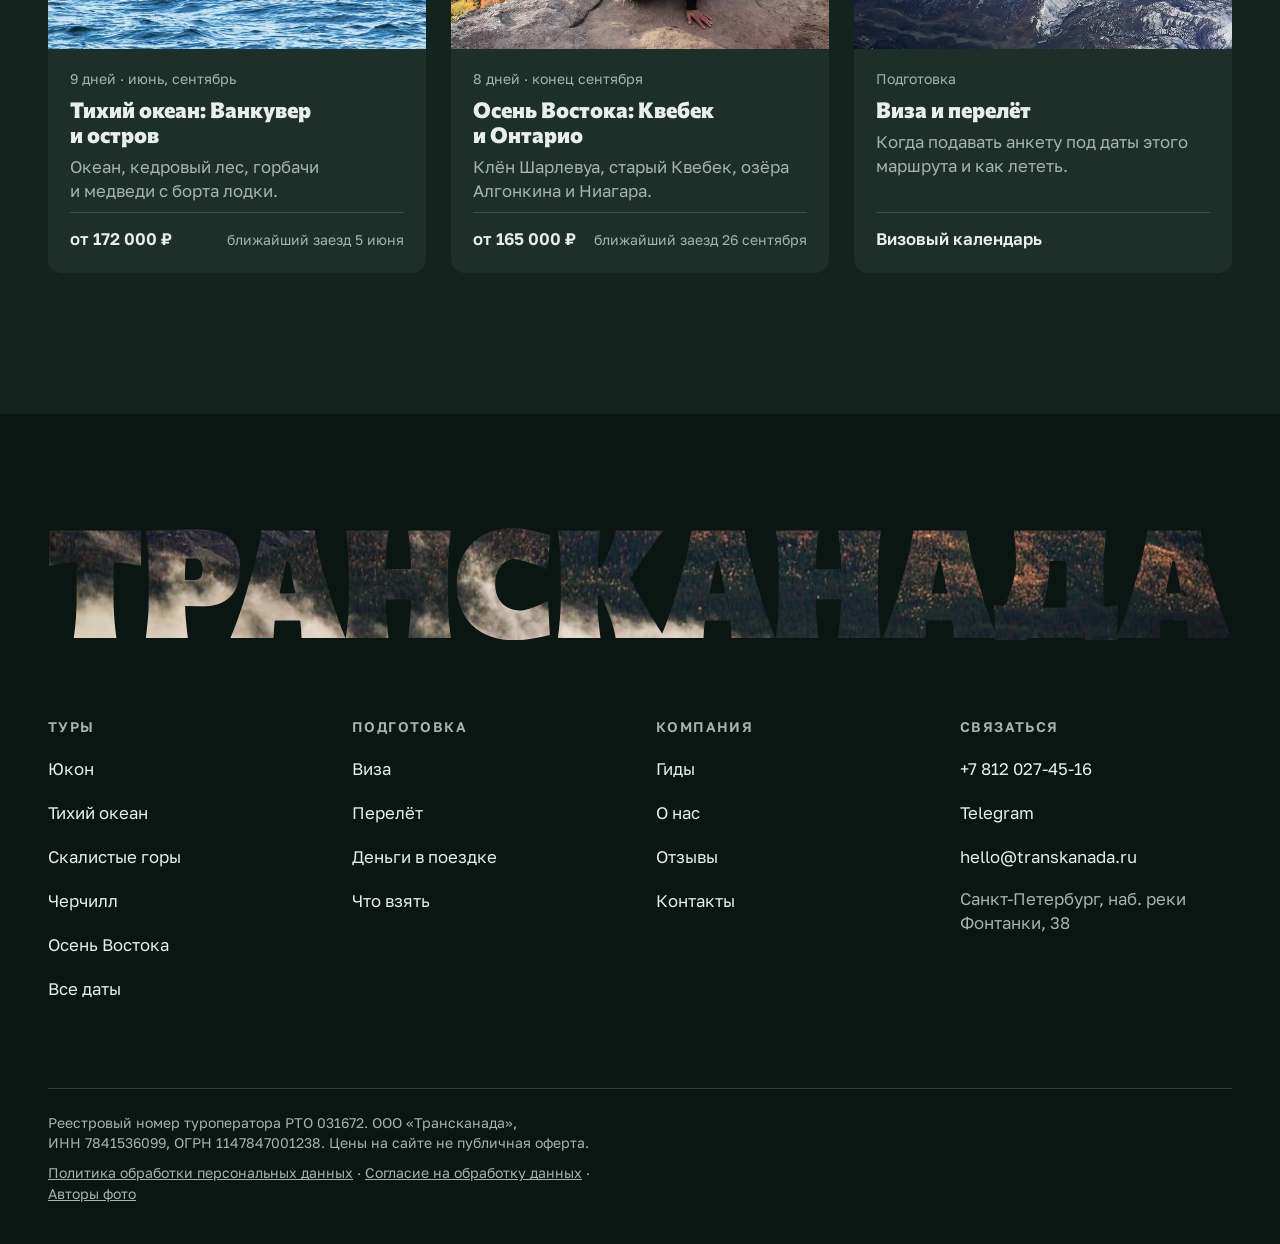
<file: rockies.html>
<!doctype html>
<html lang="ru">
<head>
<meta charset="utf-8">
<meta name="viewport" content="width=device-width, initial-scale=1">
<title>Скалистые горы: Банф и&nbsp;Джаспер, 10&nbsp;дней&nbsp;— Трансканада</title>
<meta name="description" content="Десять дней от Калгари до Джаспера и обратно: два национальных парка, ночёвки у озёр и рассветы до первых автобусов. Группа до 8 человек, гид Антон Мельник, от 198 000 ₽.">
<meta name="theme-color" content="#0B1512">
<meta name="robots" content="noindex">
<meta property="og:type" content="website">
<meta property="og:locale" content="ru_RU">
<meta property="og:title" content="Скалистые горы: Банф и Джаспер, 10 дней — Трансканада">
<meta property="og:description" content="Десять дней от Калгари до Джаспера и обратно: два национальных парка, ночёвки у озёр и рассветы до первых автобусов. Группа до 8 человек, гид Антон Мельник, от 198 000 ₽.">
<meta property="og:image" content="https://artemkaaaaa3-sketch.github.io/transkanada/img/rockies-peyto-flight-poster.jpg">
<link rel="icon" href="data:image/svg+xml,%3Csvg xmlns='http://www.w3.org/2000/svg' viewBox='0 0 32 32'%3E%3Crect width='32' height='32' rx='7' fill='%230B1512'/%3E%3Cpath d='M16 5 23 17h-4l5.5 9h-17L13 17H9z' fill='%23D9A24A'/%3E%3C/svg%3E">
<link rel="stylesheet" href="css/site.css?v=1b63351a">
</head>
<body>
<a class="skip" href="#main">К&nbsp;содержанию</a>
<header class="head" id="head">
  <div class="head__in">
    <a class="logo" href="index.html" aria-label="Трансканада, на главную"><svg viewBox="0 0 30 30" aria-hidden="true" focusable="false"><path d="M15 2.5 23.5 16.5H18.8L25.5 26.5H4.5L11.2 16.5H6.5Z" fill="#D9A24A"/><path d="M1.5 28.2H28.5" stroke="#E8EEEA" stroke-width="1.6" stroke-linecap="round"/></svg><span>Трансканада</span></a>
    <div class="head__menu" id="headMenu">
      <nav class="nav" aria-label="Разделы сайта"><a href="tours.html">Туры</a><a href="tours.html#dates">Даты</a><a href="guides.html">Гиды</a><a href="prepare.html">Подготовка</a><a href="about.html">О&nbsp;нас</a><a href="contacts.html">Контакты</a></nav>
      <div class="head__act">
        <a class="head__tel" href="tel:+78120274516">+7&nbsp;812&nbsp;027-45-16</a>
        <button class="btn btn--gold" type="button" data-book>Записаться</button>
      </div>
    </div>
    <button class="burger" id="burger" type="button" aria-expanded="false" aria-controls="headMenu" aria-label="Меню"><i></i></button>
  </div>
</header>
<main id="main">

<section class="thero" id="top">
  <div class="thero__media"><video muted loop playsinline preload="none" disablepictureinpicture disableremoteplayback poster="img/rockies-peyto-flight-poster.jpg?v=78b7d85e" data-src="video/rockies-peyto-flight.mp4?v=4494ecc7" data-src-sm="video/rockies-peyto-flight-sm.mp4?v=9a7b076c" aria-hidden="true"></video></div>
  <div class="thero__top"><div class="wrap"><nav class="crumbs" aria-label="Путь по сайту"><a href="index.html">Главная</a><span aria-hidden="true">/</span><a href="tours.html">Туры</a><span aria-hidden="true">/</span><span aria-current="page">Скалистые горы</span></nav></div></div>
  <div class="thero__in wrap">
    <h1 class="thero__h1">Скалистые горы</h1>
    <p class="thero__lead">Десять дней от&nbsp;Калгари до&nbsp;Джаспера и&nbsp;обратно: два национальных парка, ночёвки у&nbsp;озёр и&nbsp;рассветы до&nbsp;первых&nbsp;автобусов.</p>
    <dl class="facts">
      <div><dt>Длительность</dt><dd>10&nbsp;дней</dd></div>
      <div><dt>Сезон</dt><dd>июль&nbsp;– август</dd></div>
      <div><dt>Группа</dt><dd>до&nbsp;8&nbsp;человек</dd></div>
      <div><dt>Цена</dt><dd>от&nbsp;198&nbsp;000&nbsp;₽</dd></div>
      <div><dt>Гид</dt><dd>Антон Мельник</dd></div>
    </dl>
    <div class="thero__cta"><button class="btn btn--gold" type="button" data-book data-tour="rockies">Выбрать дату</button><a class="btn btn--ghost" href="#program">Программа по&nbsp;дням</a></div>
  </div>
</section>

<section class="sec" id="see">
  <div class="wrap">
    <div class="sec__head"><h2 class="h2">Озёра, ледники и&nbsp;дорога между&nbsp;ними</h2></div>
    <div class="mosaic"><figure class="mosaic__i"><button class="mosaic__btn" type="button" data-lb data-full="img/rockies-moraine.jpg?v=5bd2113c" data-cap="Морейн на рассвете" aria-label="Открыть фото: Морейн на рассвете"><img src="img/rockies-moraine.jpg?v=5bd2113c" srcset="img/rockies-moraine-sm.jpg?v=6d38248e 720w, img/rockies-moraine.jpg?v=5bd2113c 1280w" sizes="(max-width: 760px) 1280px, 60vw" alt="Озеро Морейн на рассвете, вершины отражаются в воде" width="1280" height="862" loading="lazy" decoding="async"></button><figcaption>Морейн на&nbsp;рассвете</figcaption></figure><figure class="mosaic__i"><button class="mosaic__btn" type="button" data-lb data-full="img/rockies-louise.jpg?v=37262a07" data-cap="Лейк-Луиз" aria-label="Открыть фото: Лейк-Луиз"><img src="img/rockies-louise.jpg?v=37262a07" srcset="img/rockies-louise-sm.jpg?v=2f5eb9fa 720w, img/rockies-louise.jpg?v=37262a07 1280w" sizes="(max-width: 760px) 1280px, 40vw" alt="Бирюзовое озеро Лейк-Луиз сквозь стволы елей" width="1280" height="853" loading="lazy" decoding="async"></button><figcaption><span class="nw">Лейк-Луиз</span></figcaption></figure><figure class="mosaic__i"><button class="mosaic__btn" type="button" data-lb data-full="img/rockies-spirit-island.jpg?v=e34f5dc4" data-cap="Остров Спирит" aria-label="Открыть фото: Остров Спирит"><img src="img/rockies-spirit-island.jpg?v=e34f5dc4" srcset="img/rockies-spirit-island-sm.jpg?v=eb903609 720w, img/rockies-spirit-island.jpg?v=e34f5dc4 1280w" sizes="(max-width: 760px) 1280px, 40vw" alt="Остров с елями на озере Малайн" width="1280" height="960" loading="lazy" decoding="async"></button><figcaption>Остров Спирит</figcaption></figure><figure class="mosaic__i"><button class="mosaic__btn" type="button" data-lb data-full="img/rockies-athabasca.jpg?v=c8bc5e5a" data-cap="Ледник Атабаска" aria-label="Открыть фото: Ледник Атабаска"><img src="img/rockies-athabasca.jpg?v=c8bc5e5a" srcset="img/rockies-athabasca-sm.jpg?v=79b26b7b 720w, img/rockies-athabasca.jpg?v=c8bc5e5a 1280w" sizes="(max-width: 760px) 1280px, 40vw" alt="Язык ледника Атабаска среди скал" width="1280" height="960" loading="lazy" decoding="async"></button><figcaption>Ледник Атабаска</figcaption></figure><figure class="mosaic__i"><button class="mosaic__btn" type="button" data-lb data-full="img/rockies-goat.jpg?v=68d1e882" data-cap="Горный козёл" aria-label="Открыть фото: Горный козёл"><img src="img/rockies-goat.jpg?v=68d1e882" srcset="img/rockies-goat-sm.jpg?v=c854ee3f 720w, img/rockies-goat.jpg?v=68d1e882 1280w" sizes="(max-width: 760px) 1280px, 40vw" alt="Снежный горный козёл отдыхает на скале" width="1280" height="853" loading="lazy" decoding="async"></button><figcaption>Горный козёл</figcaption></figure></div>
  </div>
</section>

<section class="sec spruce" id="program">
  <div class="wrap">
    <div class="sec__head"><h2 class="h2">Программа по&nbsp;дням</h2><a class="link-arrow" href="#dates">Даты и&nbsp;гид</a></div>
    <div class="prog">
      <div class="prog__in">
        <div class="prog__days" role="tablist" aria-label="Дни маршрута"><button type="button" role="tab" id="tab-1" aria-controls="progPanel" aria-selected="true" tabindex="0"><span class="prog__n">1</span><span class="prog__t">Калгари → Банф</span></button><button type="button" role="tab" id="tab-2" aria-controls="progPanel" aria-selected="false" tabindex="-1"><span class="prog__n">2</span><span class="prog__t">Морейн</span></button><button type="button" role="tab" id="tab-3" aria-controls="progPanel" aria-selected="false" tabindex="-1"><span class="prog__n">3</span><span class="prog__t">Йохо</span></button><button type="button" role="tab" id="tab-4" aria-controls="progPanel" aria-selected="false" tabindex="-1"><span class="prog__n">4</span><span class="prog__t">Боу и&nbsp;Пейто</span></button><button type="button" role="tab" id="tab-5" aria-controls="progPanel" aria-selected="false" tabindex="-1"><span class="prog__n">5</span><span class="prog__t">Атабаска</span></button><button type="button" role="tab" id="tab-6" aria-controls="progPanel" aria-selected="false" tabindex="-1"><span class="prog__n">6</span><span class="prog__t">Малайн</span></button><button type="button" role="tab" id="tab-7" aria-controls="progPanel" aria-selected="false" tabindex="-1"><span class="prog__n">7</span><span class="prog__t">Тёмное небо</span></button><button type="button" role="tab" id="tab-8" aria-controls="progPanel" aria-selected="false" tabindex="-1"><span class="prog__n">8</span><span class="prog__t">Джонстон</span></button><button type="button" role="tab" id="tab-9" aria-controls="progPanel" aria-selected="false" tabindex="-1"><span class="prog__n">9</span><span class="prog__t">Банф</span></button><button type="button" role="tab" id="tab-10" aria-controls="progPanel" aria-selected="false" tabindex="-1"><span class="prog__n">10</span><span class="prog__t">Отлёт</span></button></div>
        <div class="prog__panel" id="progPanel" role="tabpanel" aria-live="polite">
          <figure class="prog__pic"><img src="img/rockies-banff-view.jpg?v=0b0238f2" srcset="img/rockies-banff-view-sm.jpg?v=891c94ec 720w, img/rockies-banff-view.jpg?v=0b0238f2 1280w" sizes="(max-width: 900px) 100vw, 60vw" alt="Банф и долина Боу сверху" width="1280" height="853" loading="lazy" decoding="async" id="progImg"></figure>
          <p class="prog__day" id="progDay">День 1</p>
          <h3 class="prog__h" id="progH">Дорога в&nbsp;горы</h3>
          <p class="prog__text" id="progText">Встреча в&nbsp;аэропорту Калгари, полтора часа до&nbsp;Банфа вдоль реки Боу. Вечером поднимаемся на&nbsp;гондоле на&nbsp;гору Салфер, откуда город и&nbsp;долина видны&nbsp;сверху.</p>
          <ul class="prog__meta" id="progMeta"><li>В&nbsp;пути 1,5&nbsp;ч</li><li>Ночь: Банф</li></ul>
        </div>
      </div>
    </div>
  </div>
</section>

<section class="sec" id="guide">
  <div class="wrap gwho">
    <figure class="gwho__photo rv"><img src="img/guide-3.jpg?v=a16fc527" alt="Антон на смотровой площадке, за спиной горы и река" width="560" height="700" loading="lazy" decoding="async"></figure>
    <div class="gwho__text">
      <h2 class="h2">Маршрут ведёт Антон Мельник</h2>
      <p class="gwho__line">Знает, какой шаттл к&nbsp;Морейн выкупают первым и&nbsp;где&nbsp;на&nbsp;Дороге ледяных полей остановиться, чтобы&nbsp;увидеть лося без&nbsp;пробки из&nbsp;машин.</p>
      <ul class="gblock__facts"><li>Живёт в&nbsp;Калгари</li><li>Первая помощь в&nbsp;дикой природе</li></ul>
      <div class="gwho__btns"><button class="btn btn--gold" type="button" data-book data-tour="rockies">Спросить Антона</button><a class="link-arrow" href="guides.html#g-anton">Подробнее о&nbsp;гиде</a></div>
    </div>
  </div>
</section>

<section class="sec light" id="price">
  <div class="wrap split">
    <div class="split__side">
      <p class="kicker">Цена поездки</p>
      <h2 class="h2">Сколько выйдет вместе с&nbsp;перелётом</h2>
      <p class="split__lead">Тур оплачиваете нам в&nbsp;рублях по&nbsp;договору. Билеты, визовые сборы и&nbsp;страховку&nbsp;— сами, а&nbsp;мы&nbsp;подскажем, где&nbsp;дешевле. Цифры на&nbsp;сентябрь 2026&nbsp;года.</p>
    </div>
    <div class="calc__box" id="calc" data-base="198000">
      <div class="calc__row"><span>Тур, место в&nbsp;двухместном номере</span><b>198&nbsp;000&nbsp;₽</b></div>
      <fieldset class="seg"><legend>Номер</legend><label class="opt"><input type="radio" name="room" value="0" checked><span>Место в&nbsp;двухместном</span></label><label class="opt"><input type="radio" name="room" value="46000"><span>Одноместный, +46&nbsp;000&nbsp;₽</span></label></fieldset>
      <fieldset class="seg"><legend>Перелёт туда и&nbsp;обратно</legend><label class="opt"><input type="radio" name="fly" value="95000"><span>Низкий сезон, около&nbsp;95&nbsp;000&nbsp;₽</span></label><label class="opt"><input type="radio" name="fly" value="160000" checked><span>Лето и&nbsp;праздники, около&nbsp;160&nbsp;000&nbsp;₽</span></label><label class="opt"><input type="radio" name="fly" value="0"><span>Билеты уже&nbsp;есть</span></label></fieldset>
      <fieldset class="seg"><legend>На&nbsp;месте</legend><label class="opt"><input type="checkbox" name="meals" value="45000" checked><span>Обеды и&nbsp;ужины, около&nbsp;4&nbsp;500&nbsp;₽ в&nbsp;день</span></label><label class="opt"><input type="checkbox" name="ins" value="3900" checked disabled><span>Страховка на&nbsp;весь&nbsp;срок, около&nbsp;3&nbsp;900&nbsp;₽: без&nbsp;неё не&nbsp;везём</span></label></fieldset>
      <div class="calc__total"><span>Итого на&nbsp;человека</span><b id="calcTotal">406&nbsp;900&nbsp;₽</b></div>
      <p class="calc__note">Плюс визовые сборы 185&nbsp;CAD: их&nbsp;платят Канаде при&nbsp;подаче&nbsp;анкеты.</p>
    </div>
  </div>
</section>

<section class="sec" id="included">
  <div class="wrap">
    <div class="sec__head"><h2 class="h2">Что входит в&nbsp;цену и&nbsp;что нет</h2></div>
    <div class="incl">
      <div><h3>Входит в&nbsp;цену</h3><ul><li>Жильё на&nbsp;9&nbsp;ночей у&nbsp;озёр и&nbsp;в&nbsp;Джаспере</li><li>Минивэн и&nbsp;все&nbsp;переезды</li><li>Гид все&nbsp;10&nbsp;дней</li><li>Шаттлы к&nbsp;Морейн и&nbsp;<span class="nw">Лейк-Луизу</span></li><li>Вездеход на&nbsp;ледник Атабаска</li><li>Входные билеты в&nbsp;парки</li></ul></div>
      <div class="incl__no"><h3>Оплачивается отдельно</h3><ul><li>Перелёт до&nbsp;Калгари</li><li>Визовые сборы: 185&nbsp;CAD</li><li>Обеды и&nbsp;ужины</li><li>Страховка</li><li>Полёт над&nbsp;ледниками по&nbsp;желанию</li></ul></div>
    </div>
  </div>
</section>

<section class="sec" id="honest">
  <div class="wrap">
    <div class="sec__head"><h2 class="h2">Что стоит знать до&nbsp;записи</h2></div>
    <ul class="honest"><li><b>Ранние подъёмы</b>На&nbsp;рассвет к&nbsp;Морейн выезжаем в&nbsp;05:10. Три утра за&nbsp;поездку начинаются&nbsp;затемно.</li><li><b>Нагрузка на&nbsp;тропах</b>В&nbsp;самый длинный день идём 7&nbsp;км с&nbsp;подъёмом на&nbsp;400&nbsp;метров. Если&nbsp;это&nbsp;много, всегда есть прогулка&nbsp;короче.</li><li><b>Пик сезона</b>В&nbsp;июле и&nbsp;августе в&nbsp;парках людно. Мы&nbsp;выбираем часы, когда&nbsp;туристические автобусы ещё&nbsp;не&nbsp;приехали.</li></ul>
  </div>
</section>

<section class="sec spruce" id="dates">
  <div class="wrap">
    <div class="sec__head"><p class="kicker">Даты и&nbsp;гид</p><h2 class="h2">Заезды 2027&nbsp;года</h2></div>
    <ul class="drows"><li class="drow">
  <p class="drow__when"><span class="nw">3–12</span> июля</p>
  <div class="drow__tour"><a href="rockies.html">Скалистые горы: Банф и&nbsp;Джаспер</a><span>10&nbsp;дней, 2027&nbsp;год</span></div>
  <div class="drow__guide"><img class="face" src="img/gface-anton.jpg?v=ec9416df" alt="" width="44" height="44" loading="lazy"><span>Ведёт Антон Мельник</span></div>
  <p class="drow__seats is-low">осталось 2&nbsp;места</p>
  <p class="drow__price">от&nbsp;198&nbsp;000&nbsp;₽</p>
  <button class="btn btn--gold drow__btn" type="button" data-book data-tour="rockies" data-date="rockies-0703">Записаться</button>
</li><li class="drow">
  <p class="drow__when"><span class="nw">14–23</span> августа</p>
  <div class="drow__tour"><a href="rockies.html">Скалистые горы: Банф и&nbsp;Джаспер</a><span>10&nbsp;дней, 2027&nbsp;год</span></div>
  <div class="drow__guide"><img class="face" src="img/gface-anton.jpg?v=ec9416df" alt="" width="44" height="44" loading="lazy"><span>Ведёт Антон Мельник</span></div>
  <p class="drow__seats">осталось 7&nbsp;мест</p>
  <p class="drow__price">от&nbsp;198&nbsp;000&nbsp;₽</p>
  <button class="btn btn--gold drow__btn" type="button" data-book data-tour="rockies" data-date="rockies-0814">Записаться</button>
</li></ul>
    <p class="note">Предоплата 30&nbsp;% при&nbsp;записи&nbsp;— 59&nbsp;400&nbsp;₽, остальное за&nbsp;месяц до&nbsp;поездки. Заезд идёт от&nbsp;четырёх человек: если&nbsp;группа не&nbsp;соберётся за&nbsp;45&nbsp;дней до&nbsp;старта, перенесём даты или&nbsp;вернём предоплату&nbsp;целиком.</p>
    <p class="note">Нет подходящих дат? Для&nbsp;компании от&nbsp;четырёх человек соберём частную поездку по&nbsp;этой&nbsp;программе.</p>
  </div>
</section>

<section class="sec" id="faq">
  <div class="wrap">
    <div class="sec__head"><h2 class="h2">Что спрашивают перед&nbsp;записью</h2></div>
    <div class="faq"><details><summary>Нужен ли&nbsp;опыт походов?</summary><p>Нет. Нужна привычка ходить 5–7&nbsp;км в&nbsp;день и&nbsp;удобная&nbsp;обувь.</p></details><details><summary>Где&nbsp;живём?</summary><p>В&nbsp;гостиницах и&nbsp;лоджах у&nbsp;озёр, в&nbsp;номерах на&nbsp;двоих. Одноместный номер можно взять за&nbsp;доплату.</p></details><details><summary>Можно поехать без&nbsp;перелёта с&nbsp;группой?</summary><p>Да, встретим в&nbsp;Калгари в&nbsp;первый день&nbsp;маршрута.</p></details><details><summary>Что с&nbsp;деньгами на&nbsp;месте?</summary><p>Российские карты не&nbsp;работают. Возьмите наличные доллары или&nbsp;карту банка Казахстана или&nbsp;Киргизии.</p></details></div>
  </div>
</section>

<section class="sec spruce" id="more">
  <div class="wrap">
    <div class="sec__head"><h2 class="h2">Если&nbsp;хочется другого</h2><a class="link-arrow" href="tours.html">Все&nbsp;туры</a></div>
    <ul class="tcards"><li class="tcard" data-tags="wild">
  <a class="tcard__link" href="pacific.html">
    <figure class="tcard__pic rv"><img src="img/pacific-whale.jpg?v=63e8cc25" srcset="img/pacific-whale-sm.jpg?v=2de5a5c5 720w, img/pacific-whale.jpg?v=63e8cc25 1280w" sizes="(max-width: 640px) 100vw, (max-width: 1100px) 50vw, 33vw" alt="Хвост горбача над синей водой" width="1280" height="785" loading="lazy" decoding="async"></figure>
    <div class="tcard__body">
      <p class="tcard__meta">9&nbsp;дней · июнь, сентябрь</p>
      <h3 class="tcard__h">Тихий океан: Ванкувер и&nbsp;остров</h3>
      <p class="tcard__line">Океан, кедровый лес, горбачи и&nbsp;медведи с&nbsp;борта&nbsp;лодки.</p>
      <p class="tcard__foot"><span class="tcard__price">от&nbsp;172&nbsp;000&nbsp;₽</span><span class="tcard__next">ближайший заезд 5&nbsp;июня</span></p>
    </div>
  </a>
</li><li class="tcard" data-tags="city">
  <a class="tcard__link" href="east.html">
    <figure class="tcard__pic rv"><img src="img/east-lookout.jpg?v=c0a0f388" srcset="img/east-lookout-sm.jpg?v=514ce690 720w, img/east-lookout.jpg?v=c0a0f388 1280w" sizes="(max-width: 640px) 100vw, (max-width: 1100px) 50vw, 33vw" alt="Двое сидят на скале над осенним лесом и озером" width="1280" height="853" loading="lazy" decoding="async"></figure>
    <div class="tcard__body">
      <p class="tcard__meta">8&nbsp;дней · конец сентября</p>
      <h3 class="tcard__h">Осень Востока: Квебек и&nbsp;Онтарио</h3>
      <p class="tcard__line">Клён Шарлевуа, старый Квебек, озёра Алгонкина и&nbsp;Ниагара.</p>
      <p class="tcard__foot"><span class="tcard__price">от&nbsp;165&nbsp;000&nbsp;₽</span><span class="tcard__next">ближайший заезд 26&nbsp;сентября</span></p>
    </div>
  </a>
</li><li class="tcard">
  <a class="tcard__link" href="prepare.html#visa">
    <figure class="tcard__pic rv"><img src="img/visa-wing.jpg?v=553dd7f0" srcset="img/visa-wing-sm.jpg?v=f7040fbf 720w, img/visa-wing.jpg?v=553dd7f0 960w" sizes="(max-width: 640px) 100vw, (max-width: 1100px) 50vw, 33vw" alt="Крыло самолёта над заснеженными горами" width="960" height="1280" loading="lazy" decoding="async"></figure>
    <div class="tcard__body">
      <p class="tcard__meta">Подготовка</p>
      <h3 class="tcard__h">Виза и&nbsp;перелёт</h3>
      <p class="tcard__line">Когда&nbsp;подавать анкету под&nbsp;даты этого маршрута и&nbsp;как&nbsp;лететь.</p>
      <p class="tcard__foot"><span class="tcard__price">Визовый календарь</span></p>
    </div>
  </a>
</li></ul>
  </div>
</section>

</main>
<footer class="foot">
  <div class="wrap foot__fit" aria-hidden="true"><p class="foot__word">Трансканада</p></div>
  <div class="wrap">
    <div class="foot__grid">
      <div class="foot__col"><p class="foot__h">Туры</p><ul><li><a href="yukon.html">Юкон</a></li><li><a href="pacific.html">Тихий океан</a></li><li><a href="rockies.html">Скалистые горы</a></li><li><a href="churchill.html">Черчилл</a></li><li><a href="east.html">Осень Востока</a></li><li><a href="tours.html#dates">Все&nbsp;даты</a></li></ul></div>
      <div class="foot__col"><p class="foot__h">Подготовка</p><ul><li><a href="prepare.html#visa">Виза</a></li><li><a href="prepare.html#flight">Перелёт</a></li><li><a href="prepare.html#money">Деньги в&nbsp;поездке</a></li><li><a href="prepare.html#pack">Что взять</a></li></ul></div>
      <div class="foot__col"><p class="foot__h">Компания</p><ul><li><a href="guides.html">Гиды</a></li><li><a href="about.html">О&nbsp;нас</a></li><li><a href="about.html#reviews">Отзывы</a></li><li><a href="contacts.html">Контакты</a></li></ul></div>
      <div class="foot__col"><p class="foot__h">Связаться</p><ul><li><a href="tel:+78120274516">+7&nbsp;812&nbsp;027-45-16</a></li><li><a href="https://t.me/transkanada">Telegram</a></li><li><a href="mailto:hello@transkanada.ru">hello@transkanada.ru</a></li><li><p class="foot__note"><span class="nw">Санкт-Петербург</span>, наб. реки Фонтанки,&nbsp;38</p></li></ul></div>
    </div>
    <div class="foot__legal">
      <p>Реестровый номер туроператора РТО&nbsp;031672. ООО «Трансканада», ИНН&nbsp;7841536099, ОГРН&nbsp;1147847001238. Цены на&nbsp;сайте не&nbsp;публичная&nbsp;оферта.</p>
      <p><a href="policy.html">Политика обработки персональных данных</a> · <a href="soglasie.html">Согласие на&nbsp;обработку данных</a> · <a href="credits.html">Авторы фото</a></p>
    </div>
  </div>
</footer>
<button class="btn btn--gold dock" id="dock" type="button" data-book data-tour="rockies">Записаться на&nbsp;поездку</button>
<dialog class="book" id="book" aria-labelledby="bookT">
  <form class="book__form" id="bookForm" novalidate>
    <div class="book__head"><h2 class="book__t" id="bookT">Заявка на&nbsp;поездку</h2><button class="book__x" type="button" id="bookClose" aria-label="Закрыть">×</button></div>
    <div class="book__guide" id="bookGuide" hidden><img class="face" src="img/gface-anton.jpg?v=ec9416df" alt="" width="44" height="44"><p><b></b><span></span></p></div>
    <label class="fld"><span>Тур</span><select id="bTour" name="tour"><option value="">Пока не&nbsp;выбрал</option><option value="yukon">Юкон: сияние над&nbsp;Уайтхорсом</option><option value="pacific">Тихий океан: Ванкувер и&nbsp;остров</option><option value="rockies">Скалистые горы: Банф и&nbsp;Джаспер</option><option value="churchill">Черчилл: белые медведи</option><option value="east">Осень Востока: Квебек и&nbsp;Онтарио</option></select></label>
    <label class="fld"><span>Даты</span><select id="bDate" name="date"><option value="">Пока не&nbsp;знаю</option></select></label>
    <div class="fld2"><label class="fld"><span>Имя</span><input id="bName" name="name" autocomplete="name"></label><label class="fld"><span>Телефон или&nbsp;Telegram</span><input id="bTel" name="tel" autocomplete="tel"></label></div>
    <label class="check"><input type="checkbox" id="bAgree" name="agree"><span>Даю <a href="soglasie.html">согласие на&nbsp;обработку персональных данных</a> и&nbsp;принимаю <a href="policy.html">политику</a></span></label>
    <p class="err" id="bErr" role="alert"></p>
    <button class="btn btn--gold" type="submit">Отправить заявку</button>
  </form>
  <div class="book__ok" id="bOk" hidden><h2 class="book__t">Заявка отправлена</h2><p id="bOkText"></p><button class="btn btn--ghost" type="button" id="bOkClose">Хорошо</button></div>
</dialog>
<dialog class="lb" id="lb" aria-label="Фото крупно">
  <figure class="lb__fig"><img id="lbImg" src="[data-uri]" alt=""><figcaption id="lbCap"></figcaption></figure>
  <button class="lb__btn lb__prev" id="lbPrev" type="button" aria-label="Предыдущее фото">←</button>
  <button class="lb__btn lb__next" id="lbNext" type="button" aria-label="Следующее фото">→</button>
  <button class="lb__btn lb__close" id="lbClose" type="button" aria-label="Закрыть">×</button>
</dialog>
<script type="application/json" id="siteData">{"tours": [{"id": "yukon", "name": "Юкон: сияние над Уайтхорсом", "short": "Юкон", "url": "yukon.html", "guide": "olga", "img": "img/yukon-aurora-hills-sm.jpg?v=ab0915cd"}, {"id": "pacific", "name": "Тихий океан: Ванкувер и остров", "short": "Тихий океан", "url": "pacific.html", "guide": "denis", "img": "img/pacific-whale-sm.jpg?v=2de5a5c5"}, {"id": "rockies", "name": "Скалистые горы: Банф и Джаспер", "short": "Скалистые горы", "url": "rockies.html", "guide": "anton", "img": "img/rockies-red-canoe-sm.jpg?v=2f1cbc4d"}, {"id": "churchill", "name": "Черчилл: белые медведи", "short": "Черчилл", "url": "churchill.html", "guide": "vera", "img": "img/churchill-bear-sm.jpg?v=c03cec2d"}, {"id": "east", "name": "Осень Востока: Квебек и Онтарио", "short": "Осень Востока", "url": "east.html", "guide": "pavel", "img": "img/east-lookout-sm.jpg?v=514ce690"}], "guides": {"olga": {"name": "Ольга Ремизова", "face": "img/gface-olga.jpg?v=090b1ecd"}, "denis": {"name": "Денис Корнеев", "face": "img/gface-denis.jpg?v=be133bcd"}, "anton": {"name": "Антон Мельник", "face": "img/gface-anton.jpg?v=ec9416df"}, "vera": {"name": "Вера Ланская", "face": "img/gface-vera.jpg?v=3350e805"}, "pavel": {"name": "Павел Дорн", "face": "img/gface-pavel.jpg?v=e9899c7d"}}, "dates": [{"id": "yukon-0218", "tour": "yukon", "when": "18–24 февраля 2027", "months": [1]}, {"id": "yukon-0315", "tour": "yukon", "when": "15–21 марта 2027", "months": [2]}, {"id": "pacific-0605", "tour": "pacific", "when": "5–13 июня 2027", "months": [5]}, {"id": "rockies-0703", "tour": "rockies", "when": "3–12 июля 2027", "months": [6]}, {"id": "rockies-0814", "tour": "rockies", "when": "14–23 августа 2027", "months": [7]}, {"id": "pacific-0911", "tour": "pacific", "when": "11–19 сентября 2027", "months": [8]}, {"id": "east-0926", "tour": "east", "when": "26 сентября – 3 октября 2027", "months": [8, 9]}, {"id": "churchill-1102", "tour": "churchill", "when": "2–7 ноября 2027", "months": [10]}], "months": [{"name": "Январь", "note": "Самые длинные ночи и самые сильные морозы на Юконе.", "empty": "Групп в январе нет: при минус сорока ночные выезды отменяют через раз. Ближайший заезд — 18 февраля, Юкон."}, {"name": "Февраль", "note": "Лучшее время для сияния: длинные ночи и ясное небо над Юконом.", "empty": ""}, {"name": "Март", "note": "Последние недели сияния и упряжки по плотному снегу.", "empty": ""}, {"name": "Апрель", "note": "Межсезон: в горах тает, к озёрам не проехать.", "empty": "В апреле групп нет. Если свободны только сейчас, у Тофино идут серые киты: соберём частную поездку на остров Ванкувер."}, {"name": "Май", "note": "Горные озёра ещё подо льдом.", "empty": "Групп нет: сезон на острове Ванкувер мы начинаем в июне. Ближайший заезд — 5 июня, Тихий океан."}, {"name": "Июнь", "note": "Горбачи у острова Ванкувер и долгие светлые вечера.", "empty": ""}, {"name": "Июль", "note": "Озёра Скалистых гор оттаяли, тропы открыты.", "empty": ""}, {"name": "Август", "note": "Тёплые дни в горах и звёзды над Джаспером.", "empty": ""}, {"name": "Сентябрь", "note": "Лосось идёт в реки, клёны краснеют на Востоке.", "empty": ""}, {"name": "Октябрь", "note": "Пик цвета в Квебеке до середины месяца.", "empty": ""}, {"name": "Ноябрь", "note": "Белые медведи ждут льда у Гудзонова залива.", "empty": ""}, {"name": "Декабрь", "note": "Короткий день и праздничные цены на билеты.", "empty": "В декабре групп нет: перелёт на праздники стоит вдвое дороже. Ближайший заезд — 18 февраля, Юкон."}]}</script>
<script type="application/json" id="progData">[{"img": "img/rockies-banff-view.jpg?v=0b0238f2", "srcset": "img/rockies-banff-view-sm.jpg?v=891c94ec 720w, img/rockies-banff-view.jpg?v=0b0238f2 1280w", "alt": "Банф и долина Боу сверху", "title": "Дорога в горы", "text": "Встреча в аэропорту Калгари, полтора часа до Банфа вдоль реки Боу. Вечером поднимаемся на гондоле на гору Салфер, откуда город и долина видны сверху.", "meta": ["В пути 1,5 ч", "Ночь: Банф"]}, {"img": "img/rockies-canoes.jpg?v=9a485711", "srcset": "img/rockies-canoes-sm.jpg?v=0e51fe73 720w, img/rockies-canoes.jpg?v=9a485711 1280w", "alt": "Каноэ у причала на озере Морейн", "title": "Рассвет без толпы", "text": "Выезд в 05:10 на первом шаттле. Морейн в первом свете, потом Лейк‑Луиз и тропа к чайному домику на озере Агнес.", "meta": ["Пешком 7 км", "Подъём 400 м", "Ночь: Лейк-Луиз"]}, {"img": "img/rockies-emerald.jpg?v=24fc57a3", "srcset": "img/rockies-emerald-sm.jpg?v=7753d269 720w, img/rockies-emerald.jpg?v=24fc57a3 1280w", "alt": "Лодка на изумрудном озере", "title": "Эмеральд-Лейк и водопад Такакау", "text": "Национальный парк Йохо в получасе езды: каноэ на Эмеральд‑Лейк, водопад Такакау и природный каменный мост над рекой.", "meta": ["Каноэ 1 ч", "Пешком 4 км", "Ночь: Лейк-Луиз"]}, {"img": "img/rockies-bow-lake.jpg?v=37189316", "srcset": "img/rockies-bow-lake-sm.jpg?v=e42ed8ac 720w, img/rockies-bow-lake.jpg?v=37189316 1280w", "alt": "Горы отражаются в озере Боу", "title": "Самая красивая дорога Канады", "text": "232 км между Лейк‑Луизом и Джаспером. Остановки у озера Боу, на смотровой над Пейто, озером в форме волчьей головы, и у водопада Санвапта.", "meta": ["Весь день в дороге, выезд в 05:40", "Ночь: Джаспер"]}, {"img": "img/rockies-ice-explorer.jpg?v=c6873316", "srcset": "img/rockies-ice-explorer-sm.jpg?v=715c5801 720w, img/rockies-ice-explorer.jpg?v=c6873316 1280w", "alt": "Ледовый вездеход у ледника Атабаска", "title": "Шаг на ледник", "text": "Вездеход на ледник Атабаска и стеклянная площадка над долиной Санвапты.", "meta": ["Ледник 1,5 ч", "Ночь: Джаспер"]}, {"img": "img/rockies-maligne-cruise.jpg?v=15394bf8", "srcset": "img/rockies-maligne-cruise-sm.jpg?v=4012e080 720w, img/rockies-maligne-cruise.jpg?v=15394bf8 1280w", "alt": "След катера на озере Малайн", "title": "Каньон и остров Спирит", "text": "Утром каньон Малайн по мостикам над расщелиной, днём лодка по озеру Малайн к острову Спирит.", "meta": ["Пешком 6 км", "Лодка 1,5 ч", "Ночь: Джаспер"]}, {"img": "img/rockies-dark-sky.jpg?v=a3f8b354", "srcset": "img/rockies-dark-sky-sm.jpg?v=a79df784 720w, img/rockies-dark-sky.jpg?v=a3f8b354 1280w", "alt": "Млечный Путь над горами", "title": "Ночь в заповеднике", "text": "Днём отдых и озеро Пирамид, ночью смотрим звёзды: Джаспер — один из крупнейших заповедников тёмного неба в мире.", "meta": ["Пешком 4 км", "Ночь: Джаспер"]}, {"img": "img/rockies-johnston.jpg?v=b24ee06d", "srcset": "img/rockies-johnston-sm.jpg?v=1f88810a 720w, img/rockies-johnston.jpg?v=b24ee06d 853w", "alt": "Водопад в каньоне Джонстон", "title": "Обратно на юг", "text": "Возвращаемся по Дороге ледяных полей, останавливаемся там, где не успели. Вечером каньон Джонстон и нижний водопад.", "meta": ["В пути 4 ч", "Пешком 5 км", "Ночь: Банф"]}, {"img": "img/rockies-banff-avenue.jpg?v=9ee46588", "srcset": "img/rockies-banff-avenue-sm.jpg?v=48336055 720w, img/rockies-banff-avenue.jpg?v=9ee46588 1280w", "alt": "Улица с магазинами в Банфе", "title": "Свободный день", "text": "Горячие источники Банфа, велосипед или полёт над ледниками по желанию. Прощальный ужин у озера Миннеуанка.", "meta": ["Свободный день", "Ночь: Банф"]}, {"img": "img/rockies-train.jpg?v=90d15445", "srcset": "img/rockies-train-sm.jpg?v=cf74cf8b 720w, img/rockies-train.jpg?v=90d15445 1280w", "alt": "Поезд вдоль бирюзовой реки Боу", "title": "Калгари", "text": "После завтрака дорога в аэропорт Калгари, по пути последняя смотровая над долиной Боу.", "meta": ["В пути 1,5 ч"]}]</script>
<script src="js/site.js?v=cdd955bd"></script>
</body>
</html>
</file>
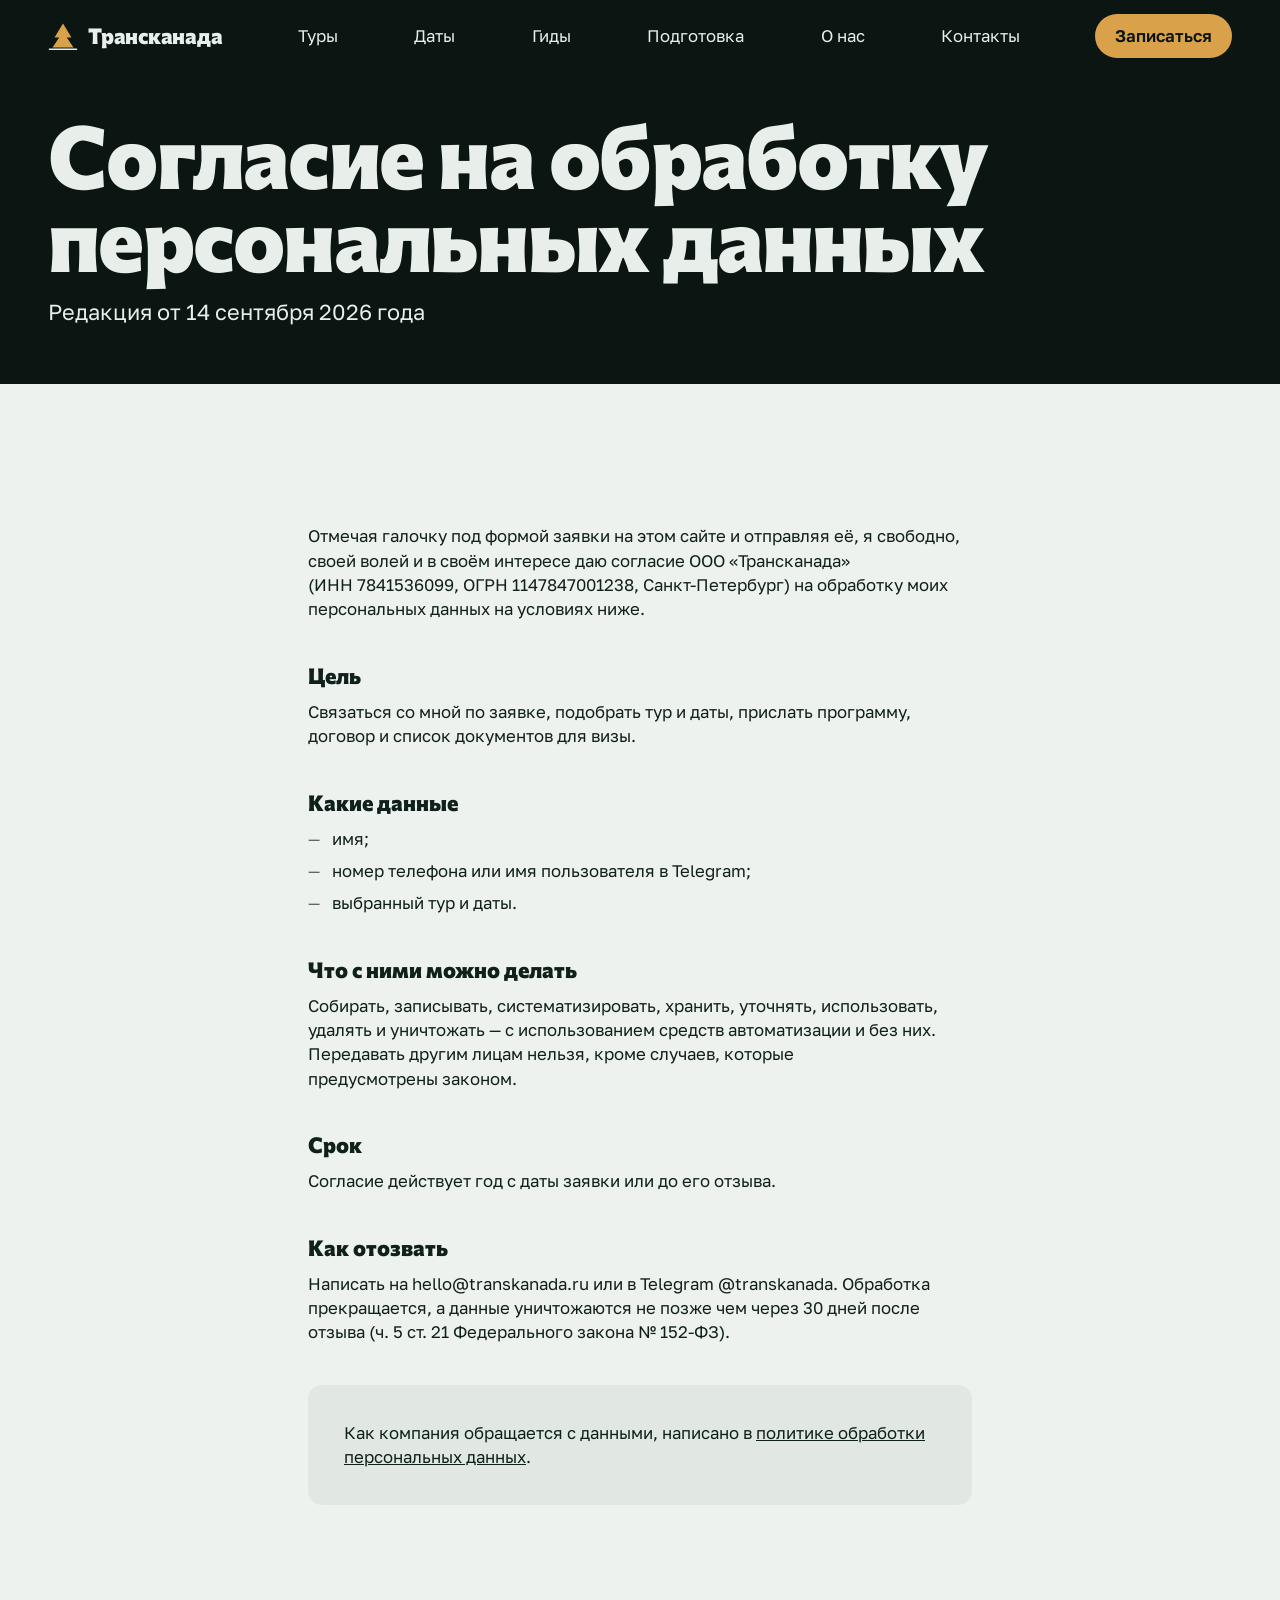
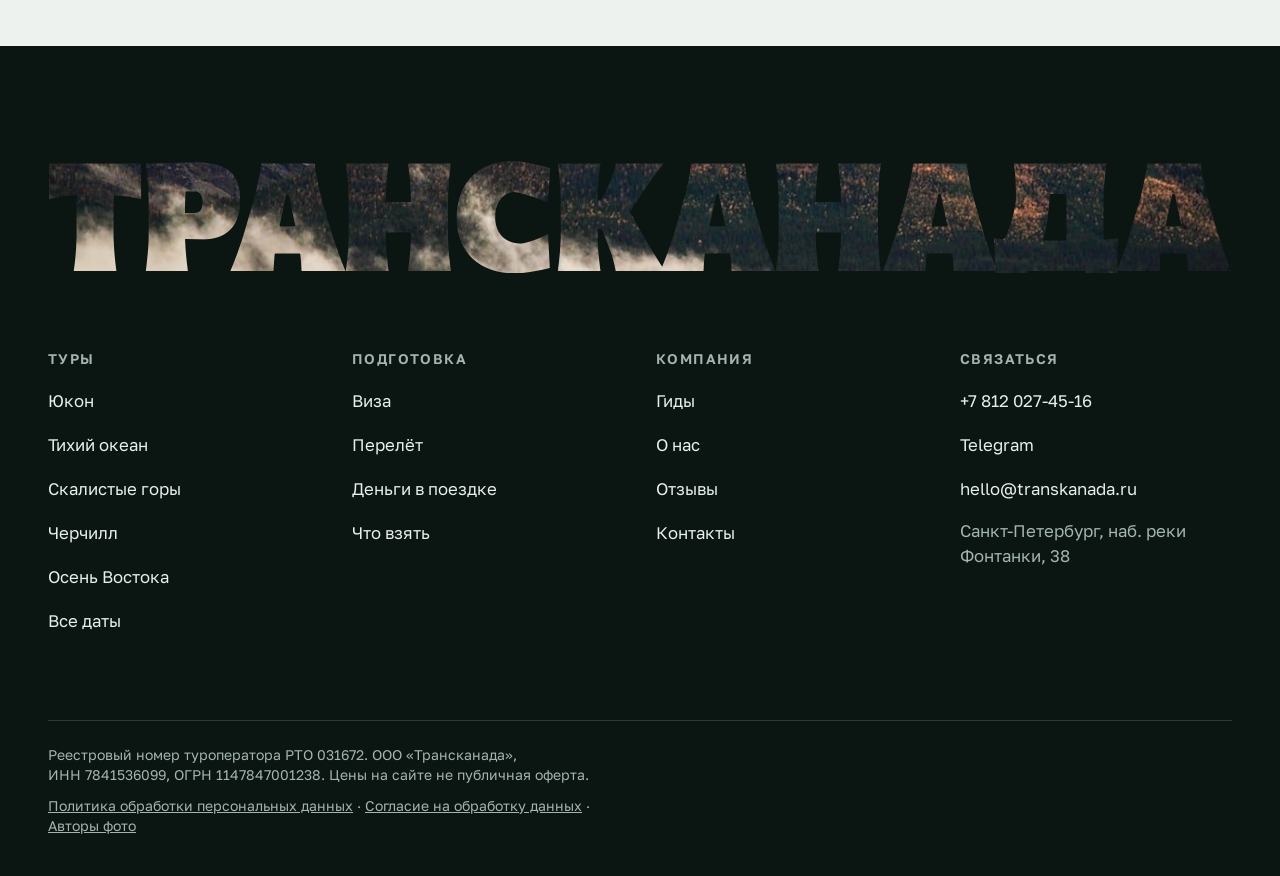
<file: soglasie.html>
<!doctype html>
<html lang="ru">
<head>
<meta charset="utf-8">
<meta name="viewport" content="width=device-width, initial-scale=1">
<title>Согласие на&nbsp;обработку персональных данных&nbsp;— Трансканада</title>
<meta name="description" content="Текст согласия на обработку персональных данных при отправке заявки на сайте Трансканады.">
<meta name="theme-color" content="#0B1512">
<meta name="robots" content="noindex">
<meta property="og:type" content="website">
<meta property="og:locale" content="ru_RU">
<meta property="og:title" content="Согласие на обработку персональных данных — Трансканада">
<meta property="og:description" content="Текст согласия на обработку персональных данных при отправке заявки на сайте Трансканады.">
<meta property="og:image" content="https://artemkaaaaa3-sketch.github.io/transkanada/img/rockies-moraine.jpg">
<link rel="icon" href="data:image/svg+xml,%3Csvg xmlns='http://www.w3.org/2000/svg' viewBox='0 0 32 32'%3E%3Crect width='32' height='32' rx='7' fill='%230B1512'/%3E%3Cpath d='M16 5 23 17h-4l5.5 9h-17L13 17H9z' fill='%23D9A24A'/%3E%3C/svg%3E">
<link rel="stylesheet" href="css/site.css?v=1b63351a">
</head>
<body>
<a class="skip" href="#main">К&nbsp;содержанию</a>
<header class="head" id="head">
  <div class="head__in">
    <a class="logo" href="index.html" aria-label="Трансканада, на главную"><svg viewBox="0 0 30 30" aria-hidden="true" focusable="false"><path d="M15 2.5 23.5 16.5H18.8L25.5 26.5H4.5L11.2 16.5H6.5Z" fill="#D9A24A"/><path d="M1.5 28.2H28.5" stroke="#E8EEEA" stroke-width="1.6" stroke-linecap="round"/></svg><span>Трансканада</span></a>
    <div class="head__menu" id="headMenu">
      <nav class="nav" aria-label="Разделы сайта"><a href="tours.html">Туры</a><a href="tours.html#dates">Даты</a><a href="guides.html">Гиды</a><a href="prepare.html">Подготовка</a><a href="about.html">О&nbsp;нас</a><a href="contacts.html">Контакты</a></nav>
      <div class="head__act">
        <a class="head__tel" href="tel:+78120274516">+7&nbsp;812&nbsp;027-45-16</a>
        <button class="btn btn--gold" type="button" data-book>Записаться</button>
      </div>
    </div>
    <button class="burger" id="burger" type="button" aria-expanded="false" aria-controls="headMenu" aria-label="Меню"><i></i></button>
  </div>
</header>
<main id="main">

<section class="phero phero--plain">
  
  <div class="phero__in wrap">
    <h1 class="phero__h1">Согласие на&nbsp;обработку персональных данных</h1>
    <p class="phero__lead">Редакция от&nbsp;14&nbsp;сентября 2026&nbsp;года</p>
  </div>
</section>
<section class="sec light">
  <div class="wrap doc">
    <p>Отмечая галочку под&nbsp;формой заявки на&nbsp;этом сайте и&nbsp;отправляя её, я&nbsp;свободно, своей волей и&nbsp;в&nbsp;своём интересе даю согласие ООО «Трансканада» (ИНН&nbsp;7841536099, ОГРН&nbsp;1147847001238, <span class="nw">Санкт-Петербург</span>) на&nbsp;обработку моих персональных данных на&nbsp;условиях&nbsp;ниже.</p>
    <h2>Цель</h2>
    <p>Связаться со&nbsp;мной по&nbsp;заявке, подобрать тур и&nbsp;даты, прислать программу, договор и&nbsp;список документов для&nbsp;визы.</p>
    <h2>Какие данные</h2>
    <ul>
      <li>имя;</li>
      <li>номер телефона или&nbsp;имя пользователя в&nbsp;Telegram;</li>
      <li>выбранный тур и&nbsp;даты.</li>
    </ul>
    <h2>Что с&nbsp;ними можно делать</h2>
    <p>Собирать, записывать, систематизировать, хранить, уточнять, использовать, удалять и&nbsp;уничтожать&nbsp;— с&nbsp;использованием средств автоматизации и&nbsp;без&nbsp;них. Передавать другим лицам нельзя, кроме&nbsp;случаев, которые предусмотрены&nbsp;законом.</p>
    <h2>Срок</h2>
    <p>Согласие действует год с&nbsp;даты заявки или&nbsp;до&nbsp;его&nbsp;отзыва.</p>
    <h2>Как&nbsp;отозвать</h2>
    <p>Написать на&nbsp;hello@transkanada.ru или&nbsp;в&nbsp;Telegram @transkanada. Обработка прекращается, а&nbsp;данные уничтожаются не&nbsp;позже чем через&nbsp;30&nbsp;дней после отзыва (ч. 5 ст. 21 Федерального закона №&nbsp;152-ФЗ).</p>
    <p class="panel">Как&nbsp;компания обращается с&nbsp;данными, написано в <a href="policy.html">политике обработки персональных данных</a>.</p>
  </div>
</section>

</main>
<footer class="foot">
  <div class="wrap foot__fit" aria-hidden="true"><p class="foot__word">Трансканада</p></div>
  <div class="wrap">
    <div class="foot__grid">
      <div class="foot__col"><p class="foot__h">Туры</p><ul><li><a href="yukon.html">Юкон</a></li><li><a href="pacific.html">Тихий океан</a></li><li><a href="rockies.html">Скалистые горы</a></li><li><a href="churchill.html">Черчилл</a></li><li><a href="east.html">Осень Востока</a></li><li><a href="tours.html#dates">Все&nbsp;даты</a></li></ul></div>
      <div class="foot__col"><p class="foot__h">Подготовка</p><ul><li><a href="prepare.html#visa">Виза</a></li><li><a href="prepare.html#flight">Перелёт</a></li><li><a href="prepare.html#money">Деньги в&nbsp;поездке</a></li><li><a href="prepare.html#pack">Что взять</a></li></ul></div>
      <div class="foot__col"><p class="foot__h">Компания</p><ul><li><a href="guides.html">Гиды</a></li><li><a href="about.html">О&nbsp;нас</a></li><li><a href="about.html#reviews">Отзывы</a></li><li><a href="contacts.html">Контакты</a></li></ul></div>
      <div class="foot__col"><p class="foot__h">Связаться</p><ul><li><a href="tel:+78120274516">+7&nbsp;812&nbsp;027-45-16</a></li><li><a href="https://t.me/transkanada">Telegram</a></li><li><a href="mailto:hello@transkanada.ru">hello@transkanada.ru</a></li><li><p class="foot__note"><span class="nw">Санкт-Петербург</span>, наб. реки Фонтанки,&nbsp;38</p></li></ul></div>
    </div>
    <div class="foot__legal">
      <p>Реестровый номер туроператора РТО&nbsp;031672. ООО «Трансканада», ИНН&nbsp;7841536099, ОГРН&nbsp;1147847001238. Цены на&nbsp;сайте не&nbsp;публичная&nbsp;оферта.</p>
      <p><a href="policy.html">Политика обработки персональных данных</a> · <a href="soglasie.html">Согласие на&nbsp;обработку данных</a> · <a href="credits.html">Авторы фото</a></p>
    </div>
  </div>
</footer>
<dialog class="book" id="book" aria-labelledby="bookT">
  <form class="book__form" id="bookForm" novalidate>
    <div class="book__head"><h2 class="book__t" id="bookT">Заявка на&nbsp;поездку</h2><button class="book__x" type="button" id="bookClose" aria-label="Закрыть">×</button></div>
    <div class="book__guide" id="bookGuide" hidden><img class="face" src="img/gface-anton.jpg?v=ec9416df" alt="" width="44" height="44"><p><b></b><span></span></p></div>
    <label class="fld"><span>Тур</span><select id="bTour" name="tour"><option value="">Пока не&nbsp;выбрал</option><option value="yukon">Юкон: сияние над&nbsp;Уайтхорсом</option><option value="pacific">Тихий океан: Ванкувер и&nbsp;остров</option><option value="rockies">Скалистые горы: Банф и&nbsp;Джаспер</option><option value="churchill">Черчилл: белые медведи</option><option value="east">Осень Востока: Квебек и&nbsp;Онтарио</option></select></label>
    <label class="fld"><span>Даты</span><select id="bDate" name="date"><option value="">Пока не&nbsp;знаю</option></select></label>
    <div class="fld2"><label class="fld"><span>Имя</span><input id="bName" name="name" autocomplete="name"></label><label class="fld"><span>Телефон или&nbsp;Telegram</span><input id="bTel" name="tel" autocomplete="tel"></label></div>
    <label class="check"><input type="checkbox" id="bAgree" name="agree"><span>Даю <a href="soglasie.html">согласие на&nbsp;обработку персональных данных</a> и&nbsp;принимаю <a href="policy.html">политику</a></span></label>
    <p class="err" id="bErr" role="alert"></p>
    <button class="btn btn--gold" type="submit">Отправить заявку</button>
  </form>
  <div class="book__ok" id="bOk" hidden><h2 class="book__t">Заявка отправлена</h2><p id="bOkText"></p><button class="btn btn--ghost" type="button" id="bOkClose">Хорошо</button></div>
</dialog>
<script type="application/json" id="siteData">{"tours": [{"id": "yukon", "name": "Юкон: сияние над Уайтхорсом", "short": "Юкон", "url": "yukon.html", "guide": "olga", "img": "img/yukon-aurora-hills-sm.jpg?v=ab0915cd"}, {"id": "pacific", "name": "Тихий океан: Ванкувер и остров", "short": "Тихий океан", "url": "pacific.html", "guide": "denis", "img": "img/pacific-whale-sm.jpg?v=2de5a5c5"}, {"id": "rockies", "name": "Скалистые горы: Банф и Джаспер", "short": "Скалистые горы", "url": "rockies.html", "guide": "anton", "img": "img/rockies-red-canoe-sm.jpg?v=2f1cbc4d"}, {"id": "churchill", "name": "Черчилл: белые медведи", "short": "Черчилл", "url": "churchill.html", "guide": "vera", "img": "img/churchill-bear-sm.jpg?v=c03cec2d"}, {"id": "east", "name": "Осень Востока: Квебек и Онтарио", "short": "Осень Востока", "url": "east.html", "guide": "pavel", "img": "img/east-lookout-sm.jpg?v=514ce690"}], "guides": {"olga": {"name": "Ольга Ремизова", "face": "img/gface-olga.jpg?v=090b1ecd"}, "denis": {"name": "Денис Корнеев", "face": "img/gface-denis.jpg?v=be133bcd"}, "anton": {"name": "Антон Мельник", "face": "img/gface-anton.jpg?v=ec9416df"}, "vera": {"name": "Вера Ланская", "face": "img/gface-vera.jpg?v=3350e805"}, "pavel": {"name": "Павел Дорн", "face": "img/gface-pavel.jpg?v=e9899c7d"}}, "dates": [{"id": "yukon-0218", "tour": "yukon", "when": "18–24 февраля 2027", "months": [1]}, {"id": "yukon-0315", "tour": "yukon", "when": "15–21 марта 2027", "months": [2]}, {"id": "pacific-0605", "tour": "pacific", "when": "5–13 июня 2027", "months": [5]}, {"id": "rockies-0703", "tour": "rockies", "when": "3–12 июля 2027", "months": [6]}, {"id": "rockies-0814", "tour": "rockies", "when": "14–23 августа 2027", "months": [7]}, {"id": "pacific-0911", "tour": "pacific", "when": "11–19 сентября 2027", "months": [8]}, {"id": "east-0926", "tour": "east", "when": "26 сентября – 3 октября 2027", "months": [8, 9]}, {"id": "churchill-1102", "tour": "churchill", "when": "2–7 ноября 2027", "months": [10]}], "months": [{"name": "Январь", "note": "Самые длинные ночи и самые сильные морозы на Юконе.", "empty": "Групп в январе нет: при минус сорока ночные выезды отменяют через раз. Ближайший заезд — 18 февраля, Юкон."}, {"name": "Февраль", "note": "Лучшее время для сияния: длинные ночи и ясное небо над Юконом.", "empty": ""}, {"name": "Март", "note": "Последние недели сияния и упряжки по плотному снегу.", "empty": ""}, {"name": "Апрель", "note": "Межсезон: в горах тает, к озёрам не проехать.", "empty": "В апреле групп нет. Если свободны только сейчас, у Тофино идут серые киты: соберём частную поездку на остров Ванкувер."}, {"name": "Май", "note": "Горные озёра ещё подо льдом.", "empty": "Групп нет: сезон на острове Ванкувер мы начинаем в июне. Ближайший заезд — 5 июня, Тихий океан."}, {"name": "Июнь", "note": "Горбачи у острова Ванкувер и долгие светлые вечера.", "empty": ""}, {"name": "Июль", "note": "Озёра Скалистых гор оттаяли, тропы открыты.", "empty": ""}, {"name": "Август", "note": "Тёплые дни в горах и звёзды над Джаспером.", "empty": ""}, {"name": "Сентябрь", "note": "Лосось идёт в реки, клёны краснеют на Востоке.", "empty": ""}, {"name": "Октябрь", "note": "Пик цвета в Квебеке до середины месяца.", "empty": ""}, {"name": "Ноябрь", "note": "Белые медведи ждут льда у Гудзонова залива.", "empty": ""}, {"name": "Декабрь", "note": "Короткий день и праздничные цены на билеты.", "empty": "В декабре групп нет: перелёт на праздники стоит вдвое дороже. Ближайший заезд — 18 февраля, Юкон."}]}</script>
<script src="js/site.js?v=cdd955bd"></script>
</body>
</html>
</file>
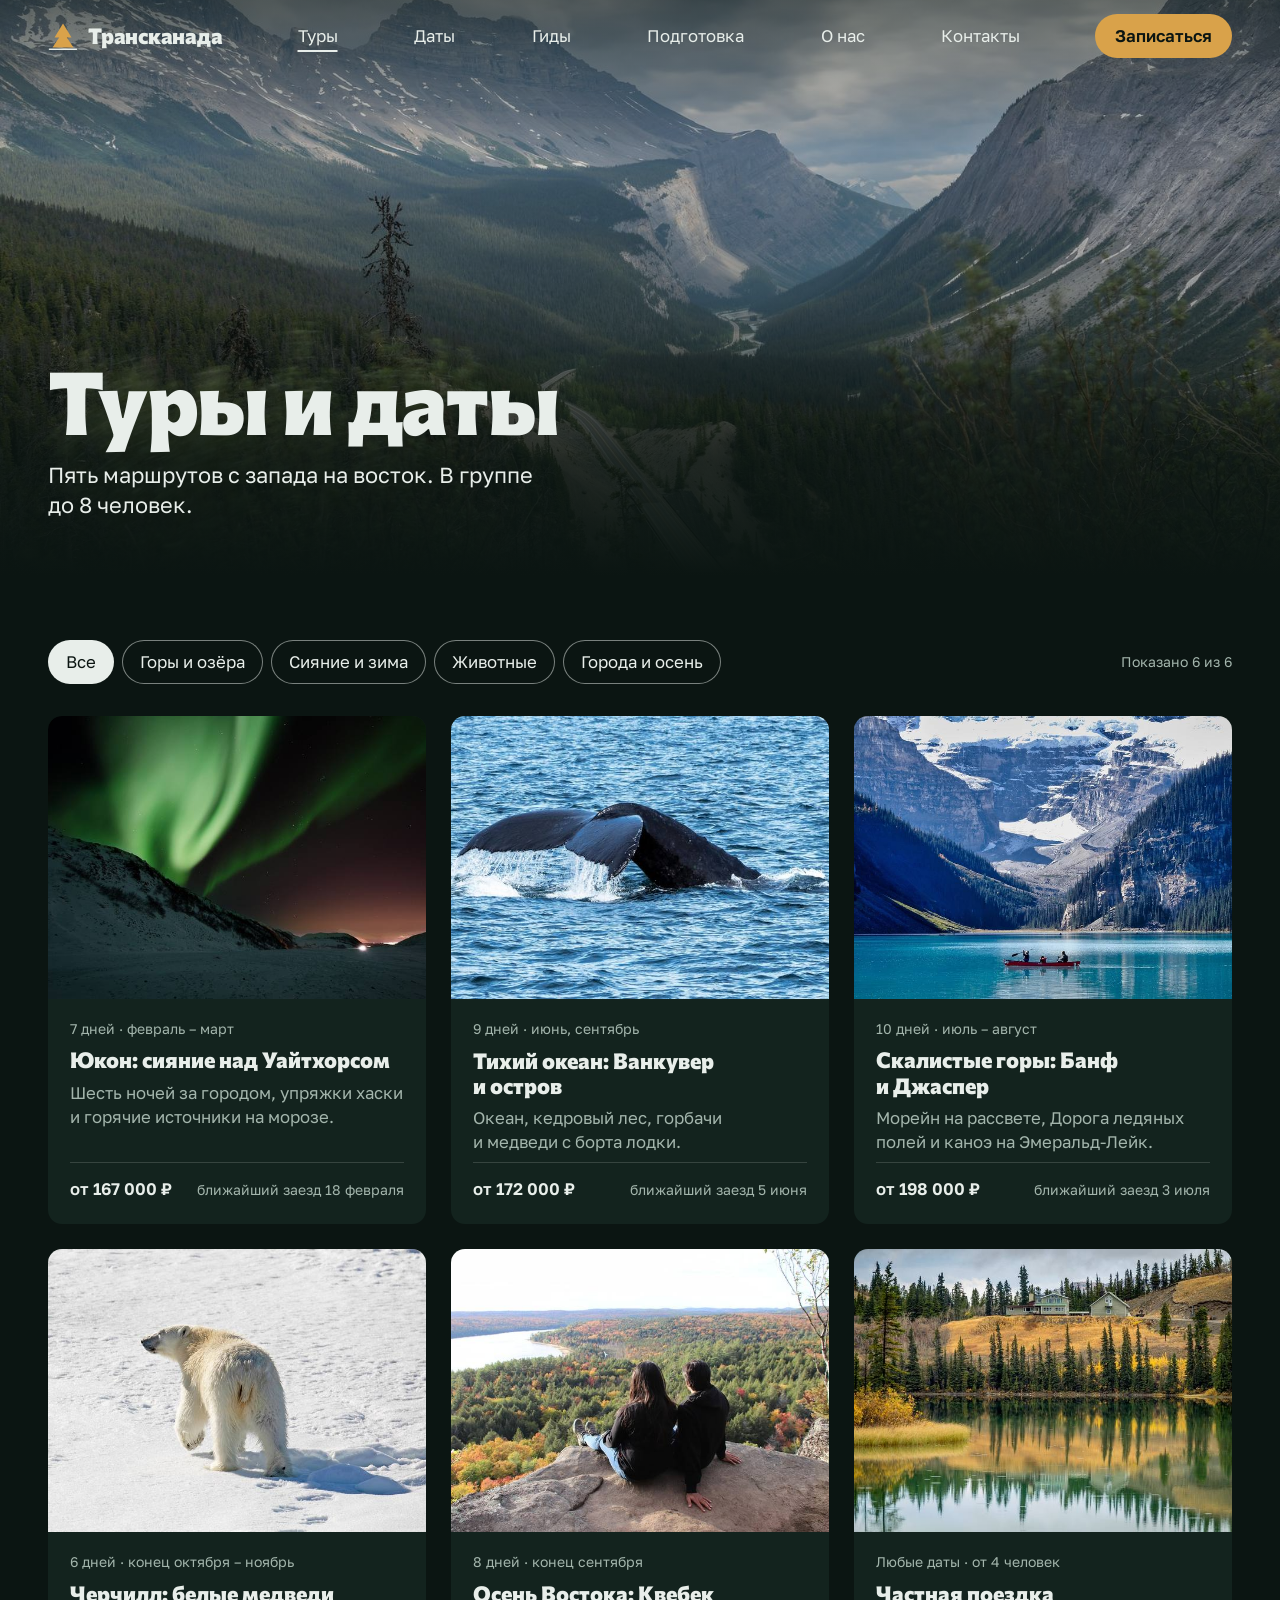
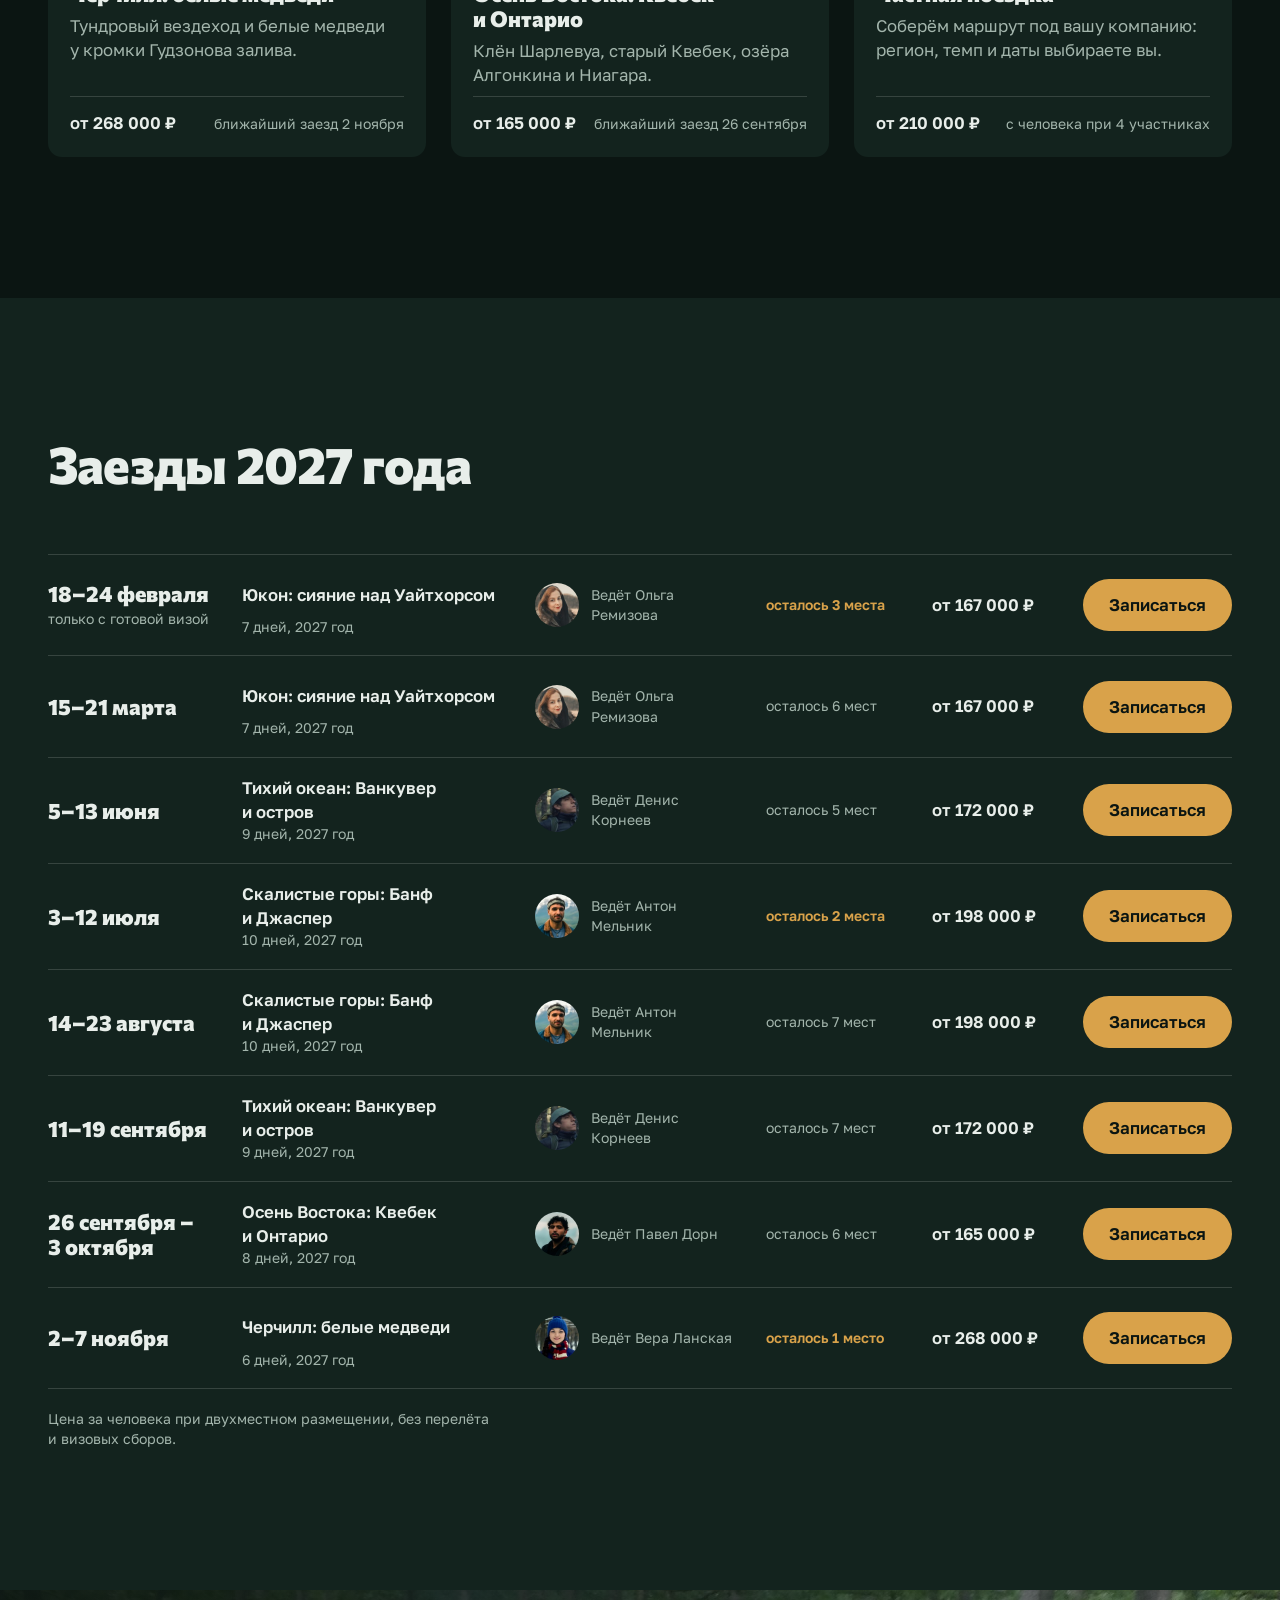
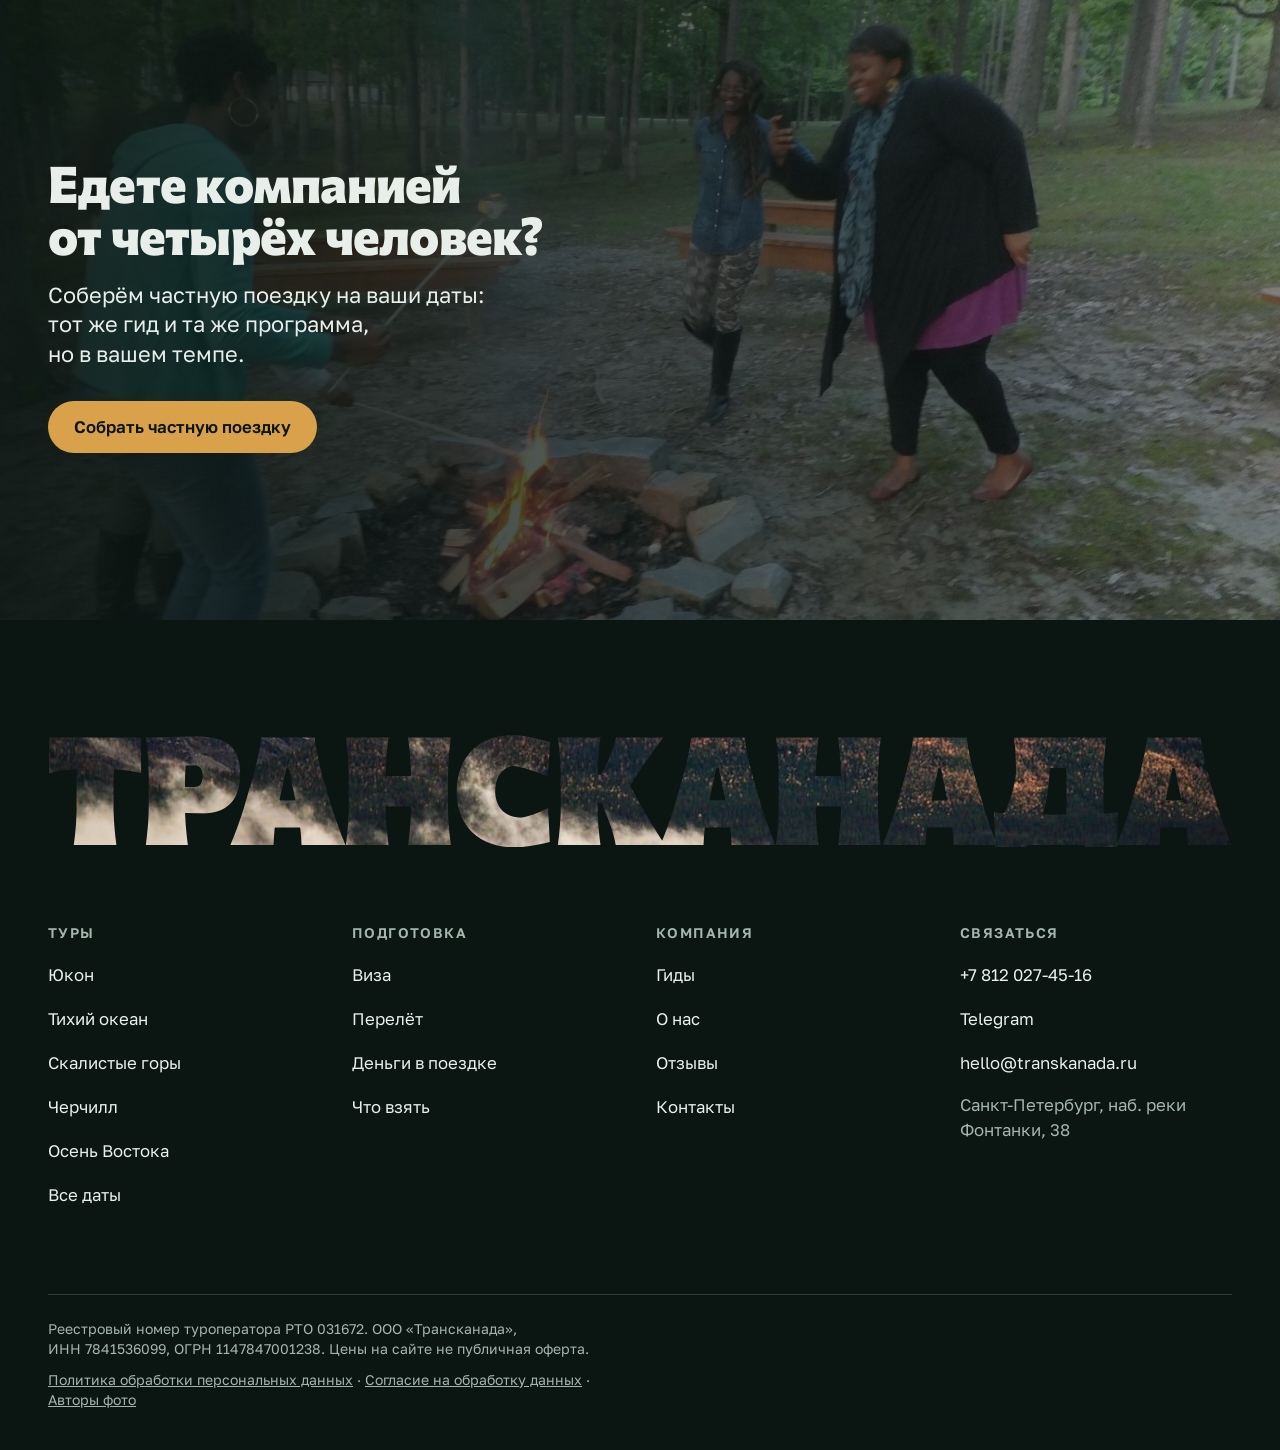
<file: tours.html>
<!doctype html>
<html lang="ru">
<head>
<meta charset="utf-8">
<meta name="viewport" content="width=device-width, initial-scale=1">
<title>Туры и&nbsp;даты 2027&nbsp;— Трансканада</title>
<meta name="description" content="Все маршруты и заезды 2027 года: Юкон, Тихий океан, Скалистые горы, Черчилл и осень Востока. Группы до 8 человек.">
<meta name="theme-color" content="#0B1512">
<meta name="robots" content="noindex">
<meta property="og:type" content="website">
<meta property="og:locale" content="ru_RU">
<meta property="og:title" content="Туры и даты 2027 — Трансканада">
<meta property="og:description" content="Все маршруты и заезды 2027 года: Юкон, Тихий океан, Скалистые горы, Черчилл и осень Востока. Группы до 8 человек.">
<meta property="og:image" content="https://artemkaaaaa3-sketch.github.io/transkanada/img/tours-icefields-parkway.jpg">
<link rel="icon" href="data:image/svg+xml,%3Csvg xmlns='http://www.w3.org/2000/svg' viewBox='0 0 32 32'%3E%3Crect width='32' height='32' rx='7' fill='%230B1512'/%3E%3Cpath d='M16 5 23 17h-4l5.5 9h-17L13 17H9z' fill='%23D9A24A'/%3E%3C/svg%3E">
<link rel="stylesheet" href="css/site.css?v=1b63351a">
</head>
<body>
<a class="skip" href="#main">К&nbsp;содержанию</a>
<header class="head" id="head">
  <div class="head__in">
    <a class="logo" href="index.html" aria-label="Трансканада, на главную"><svg viewBox="0 0 30 30" aria-hidden="true" focusable="false"><path d="M15 2.5 23.5 16.5H18.8L25.5 26.5H4.5L11.2 16.5H6.5Z" fill="#D9A24A"/><path d="M1.5 28.2H28.5" stroke="#E8EEEA" stroke-width="1.6" stroke-linecap="round"/></svg><span>Трансканада</span></a>
    <div class="head__menu" id="headMenu">
      <nav class="nav" aria-label="Разделы сайта"><a href="tours.html" aria-current="page">Туры</a><a href="tours.html#dates">Даты</a><a href="guides.html">Гиды</a><a href="prepare.html">Подготовка</a><a href="about.html">О&nbsp;нас</a><a href="contacts.html">Контакты</a></nav>
      <div class="head__act">
        <a class="head__tel" href="tel:+78120274516">+7&nbsp;812&nbsp;027-45-16</a>
        <button class="btn btn--gold" type="button" data-book>Записаться</button>
      </div>
    </div>
    <button class="burger" id="burger" type="button" aria-expanded="false" aria-controls="headMenu" aria-label="Меню"><i></i></button>
  </div>
</header>
<main id="main">

<section class="phero">
  <div class="phero__media"><img src="img/tours-icefields-parkway.jpg?v=b40f0755" srcset="img/tours-icefields-parkway-sm.jpg?v=dc9e17ed 720w, img/tours-icefields-parkway-md.jpg?v=1c92ca26 1600w, img/tours-icefields-parkway.jpg?v=b40f0755 2560w" sizes="(orientation: portrait) 1280px, 100vw" alt="Дорога ледяных полей в долине между горами" width="2560" height="1557" decoding="async"></div>
  <div class="phero__in wrap">
    <h1 class="phero__h1">Туры и&nbsp;даты</h1>
    <p class="phero__lead">Пять маршрутов с&nbsp;запада на&nbsp;восток. В&nbsp;группе до&nbsp;8&nbsp;человек.</p>
  </div>
</section>

<section class="sec" id="catalog">
  <div class="wrap">
    <h2 class="sr-only">Маршруты</h2>
    <div class="bar"><div class="chips" id="filter" role="group" aria-label="Что хочется увидеть"><button type="button" data-f="all" aria-pressed="true">Все</button><button type="button" data-f="mountains" aria-pressed="false">Горы и&nbsp;озёра</button><button type="button" data-f="aurora" aria-pressed="false">Сияние и&nbsp;зима</button><button type="button" data-f="wild" aria-pressed="false">Животные</button><button type="button" data-f="city" aria-pressed="false">Города и&nbsp;осень</button></div><p class="found" id="found" aria-live="polite">Показано 6 из&nbsp;6</p></div>
    <ul class="tcards tcards--catalog"><li class="tcard" data-tags="aurora wild">
  <a class="tcard__link" href="yukon.html">
    <figure class="tcard__pic rv"><img src="img/yukon-aurora-hills.jpg?v=a96c0fe7" srcset="img/yukon-aurora-hills-sm.jpg?v=ab0915cd 720w, img/yukon-aurora-hills.jpg?v=a96c0fe7 1280w" sizes="(max-width: 640px) 100vw, (max-width: 1100px) 50vw, 33vw" alt="Зелёное сияние над заснеженными холмами" width="1280" height="853" loading="lazy" decoding="async"></figure>
    <div class="tcard__body">
      <p class="tcard__meta">7&nbsp;дней · февраль&nbsp;– март</p>
      <h3 class="tcard__h">Юкон: сияние над&nbsp;Уайтхорсом</h3>
      <p class="tcard__line">Шесть ночей за&nbsp;городом, упряжки хаски и&nbsp;горячие источники на&nbsp;морозе.</p>
      <p class="tcard__foot"><span class="tcard__price">от&nbsp;167&nbsp;000&nbsp;₽</span><span class="tcard__next">ближайший заезд 18&nbsp;февраля</span></p>
    </div>
  </a>
</li><li class="tcard" data-tags="wild">
  <a class="tcard__link" href="pacific.html">
    <figure class="tcard__pic rv"><img src="img/pacific-whale.jpg?v=63e8cc25" srcset="img/pacific-whale-sm.jpg?v=2de5a5c5 720w, img/pacific-whale.jpg?v=63e8cc25 1280w" sizes="(max-width: 640px) 100vw, (max-width: 1100px) 50vw, 33vw" alt="Хвост горбача над синей водой" width="1280" height="785" loading="lazy" decoding="async"></figure>
    <div class="tcard__body">
      <p class="tcard__meta">9&nbsp;дней · июнь, сентябрь</p>
      <h3 class="tcard__h">Тихий океан: Ванкувер и&nbsp;остров</h3>
      <p class="tcard__line">Океан, кедровый лес, горбачи и&nbsp;медведи с&nbsp;борта&nbsp;лодки.</p>
      <p class="tcard__foot"><span class="tcard__price">от&nbsp;172&nbsp;000&nbsp;₽</span><span class="tcard__next">ближайший заезд 5&nbsp;июня</span></p>
    </div>
  </a>
</li><li class="tcard" data-tags="mountains">
  <a class="tcard__link" href="rockies.html">
    <figure class="tcard__pic rv"><img src="img/rockies-red-canoe.jpg?v=5286b433" srcset="img/rockies-red-canoe-sm.jpg?v=2f1cbc4d 720w, img/rockies-red-canoe.jpg?v=5286b433 1280w" sizes="(max-width: 640px) 100vw, (max-width: 1100px) 50vw, 33vw" alt="Красное каноэ на бирюзовом озере Лейк-Луиз под ледником" width="1280" height="960" loading="lazy" decoding="async"></figure>
    <div class="tcard__body">
      <p class="tcard__meta">10&nbsp;дней · июль&nbsp;– август</p>
      <h3 class="tcard__h">Скалистые горы: Банф и&nbsp;Джаспер</h3>
      <p class="tcard__line">Морейн на&nbsp;рассвете, Дорога ледяных полей и&nbsp;каноэ на&nbsp;<span class="nw">Эмеральд-Лейк</span>.</p>
      <p class="tcard__foot"><span class="tcard__price">от&nbsp;198&nbsp;000&nbsp;₽</span><span class="tcard__next">ближайший заезд 3&nbsp;июля</span></p>
    </div>
  </a>
</li><li class="tcard" data-tags="wild aurora">
  <a class="tcard__link" href="churchill.html">
    <figure class="tcard__pic rv"><img src="img/churchill-bear.jpg?v=6a29ff61" srcset="img/churchill-bear-sm.jpg?v=c03cec2d 720w, img/churchill-bear.jpg?v=6a29ff61 1280w" sizes="(max-width: 640px) 100vw, (max-width: 1100px) 50vw, 33vw" alt="Белый медведь идёт по снегу" width="1280" height="853" loading="lazy" decoding="async"></figure>
    <div class="tcard__body">
      <p class="tcard__meta">6&nbsp;дней · конец октября&nbsp;– ноябрь</p>
      <h3 class="tcard__h">Черчилл: белые медведи</h3>
      <p class="tcard__line">Тундровый вездеход и&nbsp;белые медведи у&nbsp;кромки Гудзонова&nbsp;залива.</p>
      <p class="tcard__foot"><span class="tcard__price">от&nbsp;268&nbsp;000&nbsp;₽</span><span class="tcard__next">ближайший заезд 2&nbsp;ноября</span></p>
    </div>
  </a>
</li><li class="tcard" data-tags="city">
  <a class="tcard__link" href="east.html">
    <figure class="tcard__pic rv"><img src="img/east-lookout.jpg?v=c0a0f388" srcset="img/east-lookout-sm.jpg?v=514ce690 720w, img/east-lookout.jpg?v=c0a0f388 1280w" sizes="(max-width: 640px) 100vw, (max-width: 1100px) 50vw, 33vw" alt="Двое сидят на скале над осенним лесом и озером" width="1280" height="853" loading="lazy" decoding="async"></figure>
    <div class="tcard__body">
      <p class="tcard__meta">8&nbsp;дней · конец сентября</p>
      <h3 class="tcard__h">Осень Востока: Квебек и&nbsp;Онтарио</h3>
      <p class="tcard__line">Клён Шарлевуа, старый Квебек, озёра Алгонкина и&nbsp;Ниагара.</p>
      <p class="tcard__foot"><span class="tcard__price">от&nbsp;165&nbsp;000&nbsp;₽</span><span class="tcard__next">ближайший заезд 26&nbsp;сентября</span></p>
    </div>
  </a>
</li><li class="tcard" data-tags="custom">
  <a class="tcard__link" href="contacts.html">
    <figure class="tcard__pic rv"><img src="img/yukon-autumn.jpg?v=fa0d10bc" srcset="img/yukon-autumn-sm.jpg?v=b778f9c4 720w, img/yukon-autumn.jpg?v=fa0d10bc 1280w" sizes="(max-width: 640px) 100vw, (max-width: 1100px) 50vw, 33vw" alt="Дом на холме у озера среди осенних деревьев" width="1280" height="853" loading="lazy" decoding="async"></figure>
    <div class="tcard__body">
      <p class="tcard__meta">Любые даты · от&nbsp;4&nbsp;человек</p>
      <h3 class="tcard__h">Частная поездка</h3>
      <p class="tcard__line">Соберём маршрут под&nbsp;вашу компанию: регион, темп и&nbsp;даты выбираете&nbsp;вы.</p>
      <p class="tcard__foot"><span class="tcard__price">от&nbsp;210&nbsp;000&nbsp;₽</span><span class="tcard__next">с&nbsp;человека при&nbsp;4 участниках</span></p>
    </div>
  </a>
</li></ul>
  </div>
</section>

<section class="sec spruce" id="dates">
  <div class="wrap">
    <div class="sec__head"><h2 class="h2">Заезды 2027&nbsp;года</h2></div>
    <ul class="drows"><li class="drow">
  <p class="drow__when"><span class="nw">18–24</span> февраля<span class="drow__note">только с&nbsp;готовой визой</span></p>
  <div class="drow__tour"><a href="yukon.html">Юкон: сияние над&nbsp;Уайтхорсом</a><span>7&nbsp;дней, 2027&nbsp;год</span></div>
  <div class="drow__guide"><img class="face" src="img/gface-olga.jpg?v=090b1ecd" alt="" width="44" height="44" loading="lazy"><span>Ведёт Ольга Ремизова</span></div>
  <p class="drow__seats is-low">осталось 3&nbsp;места</p>
  <p class="drow__price">от&nbsp;167&nbsp;000&nbsp;₽</p>
  <button class="btn btn--gold drow__btn" type="button" data-book data-tour="yukon" data-date="yukon-0218">Записаться</button>
</li><li class="drow">
  <p class="drow__when"><span class="nw">15–21</span> марта</p>
  <div class="drow__tour"><a href="yukon.html">Юкон: сияние над&nbsp;Уайтхорсом</a><span>7&nbsp;дней, 2027&nbsp;год</span></div>
  <div class="drow__guide"><img class="face" src="img/gface-olga.jpg?v=090b1ecd" alt="" width="44" height="44" loading="lazy"><span>Ведёт Ольга Ремизова</span></div>
  <p class="drow__seats">осталось 6&nbsp;мест</p>
  <p class="drow__price">от&nbsp;167&nbsp;000&nbsp;₽</p>
  <button class="btn btn--gold drow__btn" type="button" data-book data-tour="yukon" data-date="yukon-0315">Записаться</button>
</li><li class="drow">
  <p class="drow__when"><span class="nw">5–13</span> июня</p>
  <div class="drow__tour"><a href="pacific.html">Тихий океан: Ванкувер и&nbsp;остров</a><span>9&nbsp;дней, 2027&nbsp;год</span></div>
  <div class="drow__guide"><img class="face" src="img/gface-denis.jpg?v=be133bcd" alt="" width="44" height="44" loading="lazy"><span>Ведёт Денис Корнеев</span></div>
  <p class="drow__seats">осталось 5&nbsp;мест</p>
  <p class="drow__price">от&nbsp;172&nbsp;000&nbsp;₽</p>
  <button class="btn btn--gold drow__btn" type="button" data-book data-tour="pacific" data-date="pacific-0605">Записаться</button>
</li><li class="drow">
  <p class="drow__when"><span class="nw">3–12</span> июля</p>
  <div class="drow__tour"><a href="rockies.html">Скалистые горы: Банф и&nbsp;Джаспер</a><span>10&nbsp;дней, 2027&nbsp;год</span></div>
  <div class="drow__guide"><img class="face" src="img/gface-anton.jpg?v=ec9416df" alt="" width="44" height="44" loading="lazy"><span>Ведёт Антон Мельник</span></div>
  <p class="drow__seats is-low">осталось 2&nbsp;места</p>
  <p class="drow__price">от&nbsp;198&nbsp;000&nbsp;₽</p>
  <button class="btn btn--gold drow__btn" type="button" data-book data-tour="rockies" data-date="rockies-0703">Записаться</button>
</li><li class="drow">
  <p class="drow__when"><span class="nw">14–23</span> августа</p>
  <div class="drow__tour"><a href="rockies.html">Скалистые горы: Банф и&nbsp;Джаспер</a><span>10&nbsp;дней, 2027&nbsp;год</span></div>
  <div class="drow__guide"><img class="face" src="img/gface-anton.jpg?v=ec9416df" alt="" width="44" height="44" loading="lazy"><span>Ведёт Антон Мельник</span></div>
  <p class="drow__seats">осталось 7&nbsp;мест</p>
  <p class="drow__price">от&nbsp;198&nbsp;000&nbsp;₽</p>
  <button class="btn btn--gold drow__btn" type="button" data-book data-tour="rockies" data-date="rockies-0814">Записаться</button>
</li><li class="drow">
  <p class="drow__when"><span class="nw">11–19</span> сентября</p>
  <div class="drow__tour"><a href="pacific.html">Тихий океан: Ванкувер и&nbsp;остров</a><span>9&nbsp;дней, 2027&nbsp;год</span></div>
  <div class="drow__guide"><img class="face" src="img/gface-denis.jpg?v=be133bcd" alt="" width="44" height="44" loading="lazy"><span>Ведёт Денис Корнеев</span></div>
  <p class="drow__seats">осталось 7&nbsp;мест</p>
  <p class="drow__price">от&nbsp;172&nbsp;000&nbsp;₽</p>
  <button class="btn btn--gold drow__btn" type="button" data-book data-tour="pacific" data-date="pacific-0911">Записаться</button>
</li><li class="drow">
  <p class="drow__when">26&nbsp;сентября&nbsp;– 3&nbsp;октября</p>
  <div class="drow__tour"><a href="east.html">Осень Востока: Квебек и&nbsp;Онтарио</a><span>8&nbsp;дней, 2027&nbsp;год</span></div>
  <div class="drow__guide"><img class="face" src="img/gface-pavel.jpg?v=e9899c7d" alt="" width="44" height="44" loading="lazy"><span>Ведёт Павел Дорн</span></div>
  <p class="drow__seats">осталось 6&nbsp;мест</p>
  <p class="drow__price">от&nbsp;165&nbsp;000&nbsp;₽</p>
  <button class="btn btn--gold drow__btn" type="button" data-book data-tour="east" data-date="east-0926">Записаться</button>
</li><li class="drow">
  <p class="drow__when"><span class="nw">2–7</span> ноября</p>
  <div class="drow__tour"><a href="churchill.html">Черчилл: белые медведи</a><span>6&nbsp;дней, 2027&nbsp;год</span></div>
  <div class="drow__guide"><img class="face" src="img/gface-vera.jpg?v=3350e805" alt="" width="44" height="44" loading="lazy"><span>Ведёт Вера Ланская</span></div>
  <p class="drow__seats is-low">осталось 1&nbsp;место</p>
  <p class="drow__price">от&nbsp;268&nbsp;000&nbsp;₽</p>
  <button class="btn btn--gold drow__btn" type="button" data-book data-tour="churchill" data-date="churchill-1102">Записаться</button>
</li></ul>
    <p class="note">Цена за&nbsp;человека при&nbsp;двухместном размещении, без&nbsp;перелёта и&nbsp;визовых&nbsp;сборов.</p>
  </div>
</section>

<section class="sec cta" id="ask">
  <div class="cta__bg"><img src="img/tours-friends-campfire.jpg?v=fa22d5f9" srcset="img/tours-friends-campfire-sm.jpg?v=6068c2a7 720w, img/tours-friends-campfire-md.jpg?v=65c6de83 1600w, img/tours-friends-campfire.jpg?v=fa22d5f9 2560w" sizes="(orientation: portrait) 1280px, 100vw" alt="Друзья у костра в лесном лагере" width="2560" height="1920" loading="lazy" decoding="async"></div>
  <div class="wrap">
    <h2 class="h2">Едете компанией от&nbsp;четырёх человек?</h2>
    <p class="cta__lead">Соберём частную поездку на&nbsp;ваши даты: тот&nbsp;же&nbsp;гид и&nbsp;та&nbsp;же&nbsp;программа, но&nbsp;в&nbsp;вашем&nbsp;темпе.</p>
    <div class="cta__btns"><button class="btn btn--gold" type="button" data-book>Собрать частную поездку</button></div>
  </div>
</section>

</main>
<footer class="foot">
  <div class="wrap foot__fit" aria-hidden="true"><p class="foot__word">Трансканада</p></div>
  <div class="wrap">
    <div class="foot__grid">
      <div class="foot__col"><p class="foot__h">Туры</p><ul><li><a href="yukon.html">Юкон</a></li><li><a href="pacific.html">Тихий океан</a></li><li><a href="rockies.html">Скалистые горы</a></li><li><a href="churchill.html">Черчилл</a></li><li><a href="east.html">Осень Востока</a></li><li><a href="tours.html#dates">Все&nbsp;даты</a></li></ul></div>
      <div class="foot__col"><p class="foot__h">Подготовка</p><ul><li><a href="prepare.html#visa">Виза</a></li><li><a href="prepare.html#flight">Перелёт</a></li><li><a href="prepare.html#money">Деньги в&nbsp;поездке</a></li><li><a href="prepare.html#pack">Что взять</a></li></ul></div>
      <div class="foot__col"><p class="foot__h">Компания</p><ul><li><a href="guides.html">Гиды</a></li><li><a href="about.html">О&nbsp;нас</a></li><li><a href="about.html#reviews">Отзывы</a></li><li><a href="contacts.html">Контакты</a></li></ul></div>
      <div class="foot__col"><p class="foot__h">Связаться</p><ul><li><a href="tel:+78120274516">+7&nbsp;812&nbsp;027-45-16</a></li><li><a href="https://t.me/transkanada">Telegram</a></li><li><a href="mailto:hello@transkanada.ru">hello@transkanada.ru</a></li><li><p class="foot__note"><span class="nw">Санкт-Петербург</span>, наб. реки Фонтанки,&nbsp;38</p></li></ul></div>
    </div>
    <div class="foot__legal">
      <p>Реестровый номер туроператора РТО&nbsp;031672. ООО «Трансканада», ИНН&nbsp;7841536099, ОГРН&nbsp;1147847001238. Цены на&nbsp;сайте не&nbsp;публичная&nbsp;оферта.</p>
      <p><a href="policy.html">Политика обработки персональных данных</a> · <a href="soglasie.html">Согласие на&nbsp;обработку данных</a> · <a href="credits.html">Авторы фото</a></p>
    </div>
  </div>
</footer>
<button class="btn btn--gold dock" id="dock" type="button" data-book>Записаться на&nbsp;поездку</button>
<dialog class="book" id="book" aria-labelledby="bookT">
  <form class="book__form" id="bookForm" novalidate>
    <div class="book__head"><h2 class="book__t" id="bookT">Заявка на&nbsp;поездку</h2><button class="book__x" type="button" id="bookClose" aria-label="Закрыть">×</button></div>
    <div class="book__guide" id="bookGuide" hidden><img class="face" src="img/gface-anton.jpg?v=ec9416df" alt="" width="44" height="44"><p><b></b><span></span></p></div>
    <label class="fld"><span>Тур</span><select id="bTour" name="tour"><option value="">Пока не&nbsp;выбрал</option><option value="yukon">Юкон: сияние над&nbsp;Уайтхорсом</option><option value="pacific">Тихий океан: Ванкувер и&nbsp;остров</option><option value="rockies">Скалистые горы: Банф и&nbsp;Джаспер</option><option value="churchill">Черчилл: белые медведи</option><option value="east">Осень Востока: Квебек и&nbsp;Онтарио</option></select></label>
    <label class="fld"><span>Даты</span><select id="bDate" name="date"><option value="">Пока не&nbsp;знаю</option></select></label>
    <div class="fld2"><label class="fld"><span>Имя</span><input id="bName" name="name" autocomplete="name"></label><label class="fld"><span>Телефон или&nbsp;Telegram</span><input id="bTel" name="tel" autocomplete="tel"></label></div>
    <label class="check"><input type="checkbox" id="bAgree" name="agree"><span>Даю <a href="soglasie.html">согласие на&nbsp;обработку персональных данных</a> и&nbsp;принимаю <a href="policy.html">политику</a></span></label>
    <p class="err" id="bErr" role="alert"></p>
    <button class="btn btn--gold" type="submit">Отправить заявку</button>
  </form>
  <div class="book__ok" id="bOk" hidden><h2 class="book__t">Заявка отправлена</h2><p id="bOkText"></p><button class="btn btn--ghost" type="button" id="bOkClose">Хорошо</button></div>
</dialog>
<script type="application/json" id="siteData">{"tours": [{"id": "yukon", "name": "Юкон: сияние над Уайтхорсом", "short": "Юкон", "url": "yukon.html", "guide": "olga", "img": "img/yukon-aurora-hills-sm.jpg?v=ab0915cd"}, {"id": "pacific", "name": "Тихий океан: Ванкувер и остров", "short": "Тихий океан", "url": "pacific.html", "guide": "denis", "img": "img/pacific-whale-sm.jpg?v=2de5a5c5"}, {"id": "rockies", "name": "Скалистые горы: Банф и Джаспер", "short": "Скалистые горы", "url": "rockies.html", "guide": "anton", "img": "img/rockies-red-canoe-sm.jpg?v=2f1cbc4d"}, {"id": "churchill", "name": "Черчилл: белые медведи", "short": "Черчилл", "url": "churchill.html", "guide": "vera", "img": "img/churchill-bear-sm.jpg?v=c03cec2d"}, {"id": "east", "name": "Осень Востока: Квебек и Онтарио", "short": "Осень Востока", "url": "east.html", "guide": "pavel", "img": "img/east-lookout-sm.jpg?v=514ce690"}], "guides": {"olga": {"name": "Ольга Ремизова", "face": "img/gface-olga.jpg?v=090b1ecd"}, "denis": {"name": "Денис Корнеев", "face": "img/gface-denis.jpg?v=be133bcd"}, "anton": {"name": "Антон Мельник", "face": "img/gface-anton.jpg?v=ec9416df"}, "vera": {"name": "Вера Ланская", "face": "img/gface-vera.jpg?v=3350e805"}, "pavel": {"name": "Павел Дорн", "face": "img/gface-pavel.jpg?v=e9899c7d"}}, "dates": [{"id": "yukon-0218", "tour": "yukon", "when": "18–24 февраля 2027", "months": [1]}, {"id": "yukon-0315", "tour": "yukon", "when": "15–21 марта 2027", "months": [2]}, {"id": "pacific-0605", "tour": "pacific", "when": "5–13 июня 2027", "months": [5]}, {"id": "rockies-0703", "tour": "rockies", "when": "3–12 июля 2027", "months": [6]}, {"id": "rockies-0814", "tour": "rockies", "when": "14–23 августа 2027", "months": [7]}, {"id": "pacific-0911", "tour": "pacific", "when": "11–19 сентября 2027", "months": [8]}, {"id": "east-0926", "tour": "east", "when": "26 сентября – 3 октября 2027", "months": [8, 9]}, {"id": "churchill-1102", "tour": "churchill", "when": "2–7 ноября 2027", "months": [10]}], "months": [{"name": "Январь", "note": "Самые длинные ночи и самые сильные морозы на Юконе.", "empty": "Групп в январе нет: при минус сорока ночные выезды отменяют через раз. Ближайший заезд — 18 февраля, Юкон."}, {"name": "Февраль", "note": "Лучшее время для сияния: длинные ночи и ясное небо над Юконом.", "empty": ""}, {"name": "Март", "note": "Последние недели сияния и упряжки по плотному снегу.", "empty": ""}, {"name": "Апрель", "note": "Межсезон: в горах тает, к озёрам не проехать.", "empty": "В апреле групп нет. Если свободны только сейчас, у Тофино идут серые киты: соберём частную поездку на остров Ванкувер."}, {"name": "Май", "note": "Горные озёра ещё подо льдом.", "empty": "Групп нет: сезон на острове Ванкувер мы начинаем в июне. Ближайший заезд — 5 июня, Тихий океан."}, {"name": "Июнь", "note": "Горбачи у острова Ванкувер и долгие светлые вечера.", "empty": ""}, {"name": "Июль", "note": "Озёра Скалистых гор оттаяли, тропы открыты.", "empty": ""}, {"name": "Август", "note": "Тёплые дни в горах и звёзды над Джаспером.", "empty": ""}, {"name": "Сентябрь", "note": "Лосось идёт в реки, клёны краснеют на Востоке.", "empty": ""}, {"name": "Октябрь", "note": "Пик цвета в Квебеке до середины месяца.", "empty": ""}, {"name": "Ноябрь", "note": "Белые медведи ждут льда у Гудзонова залива.", "empty": ""}, {"name": "Декабрь", "note": "Короткий день и праздничные цены на билеты.", "empty": "В декабре групп нет: перелёт на праздники стоит вдвое дороже. Ближайший заезд — 18 февраля, Юкон."}]}</script>
<script src="js/site.js?v=cdd955bd"></script>
</body>
</html>
</file>
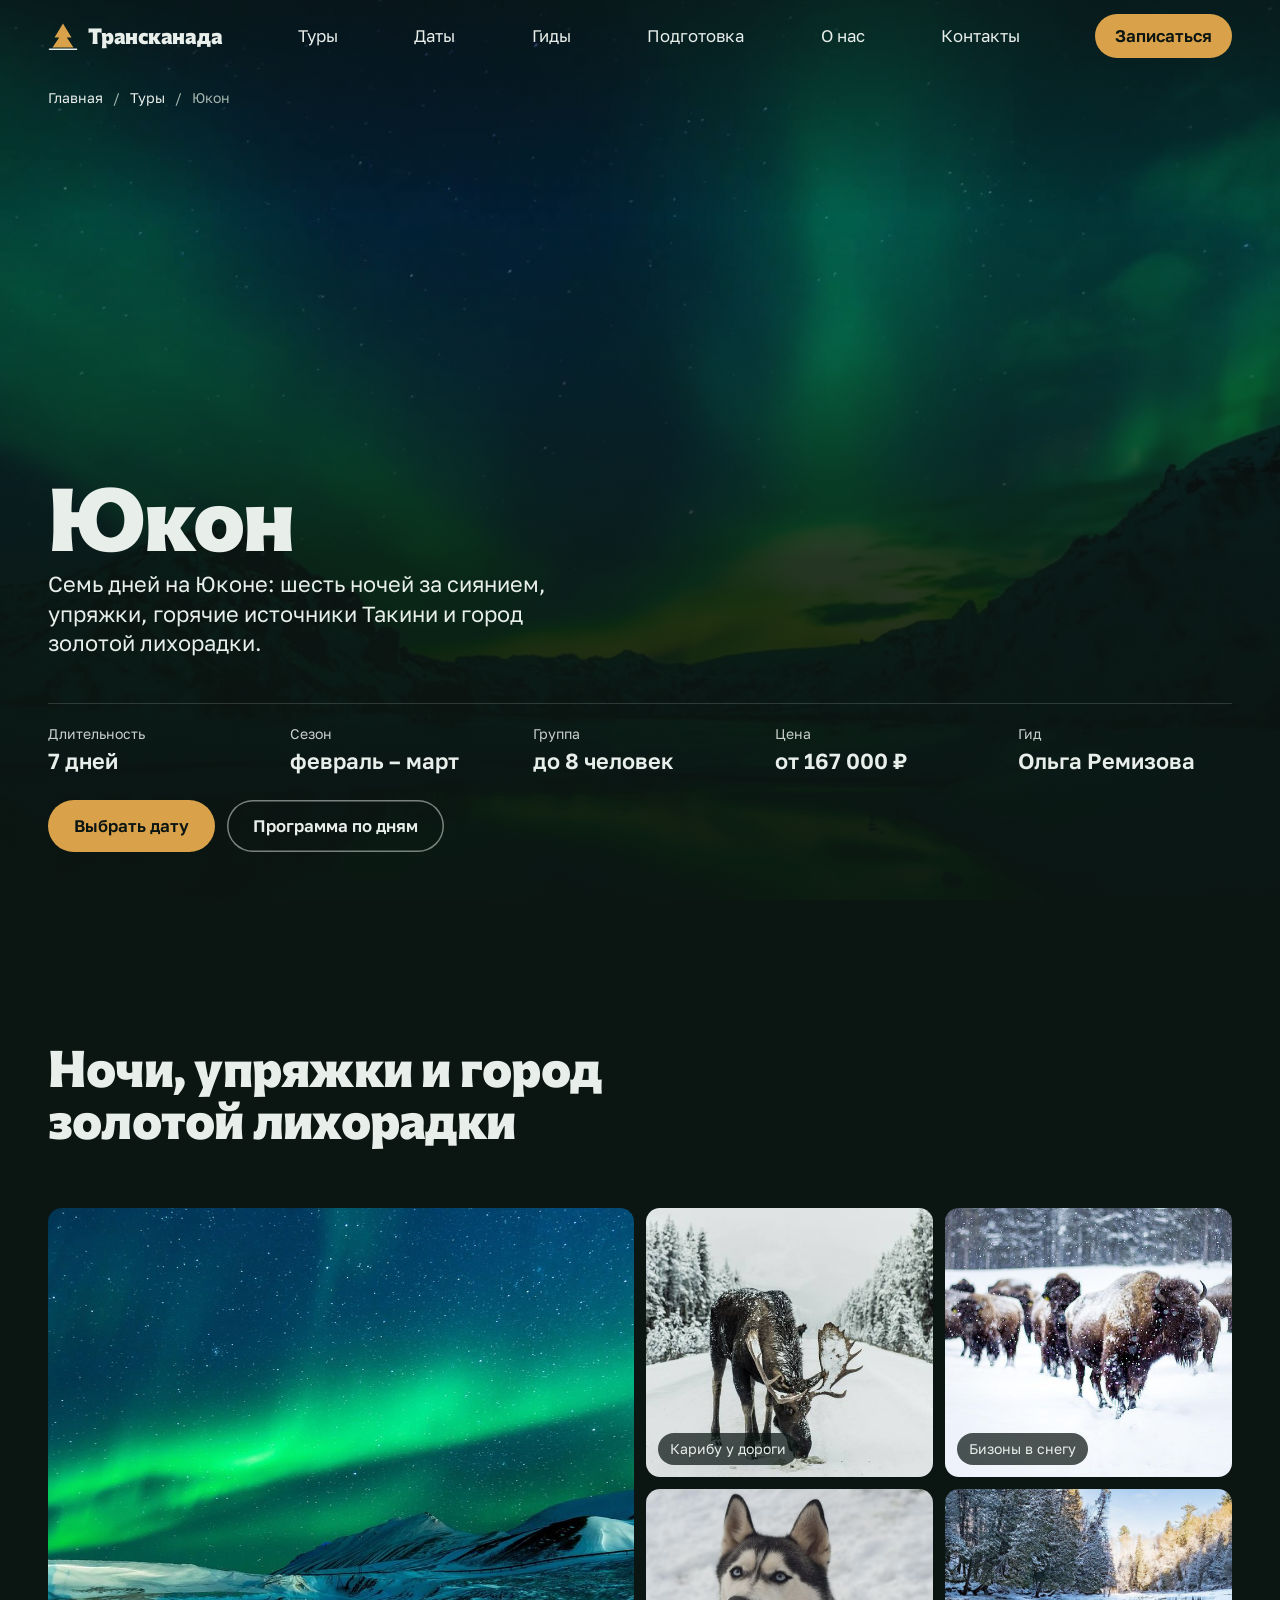
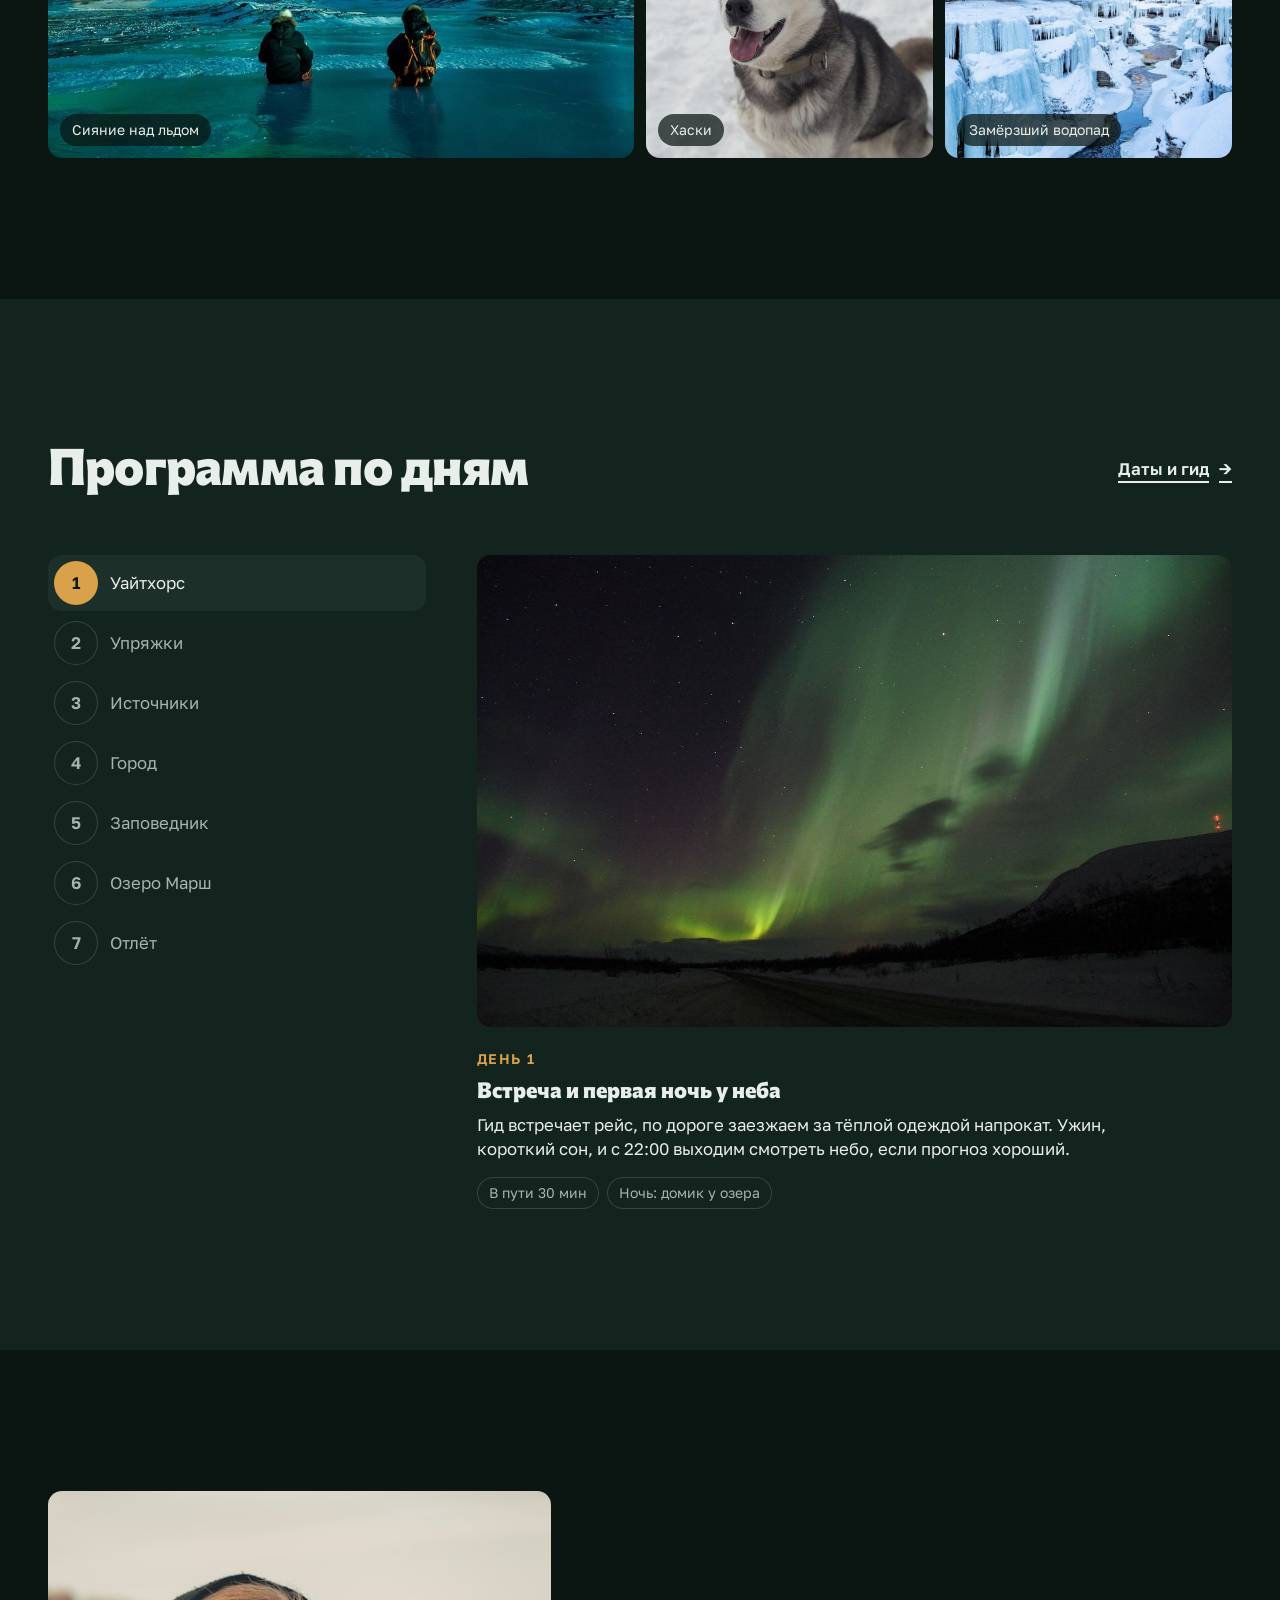
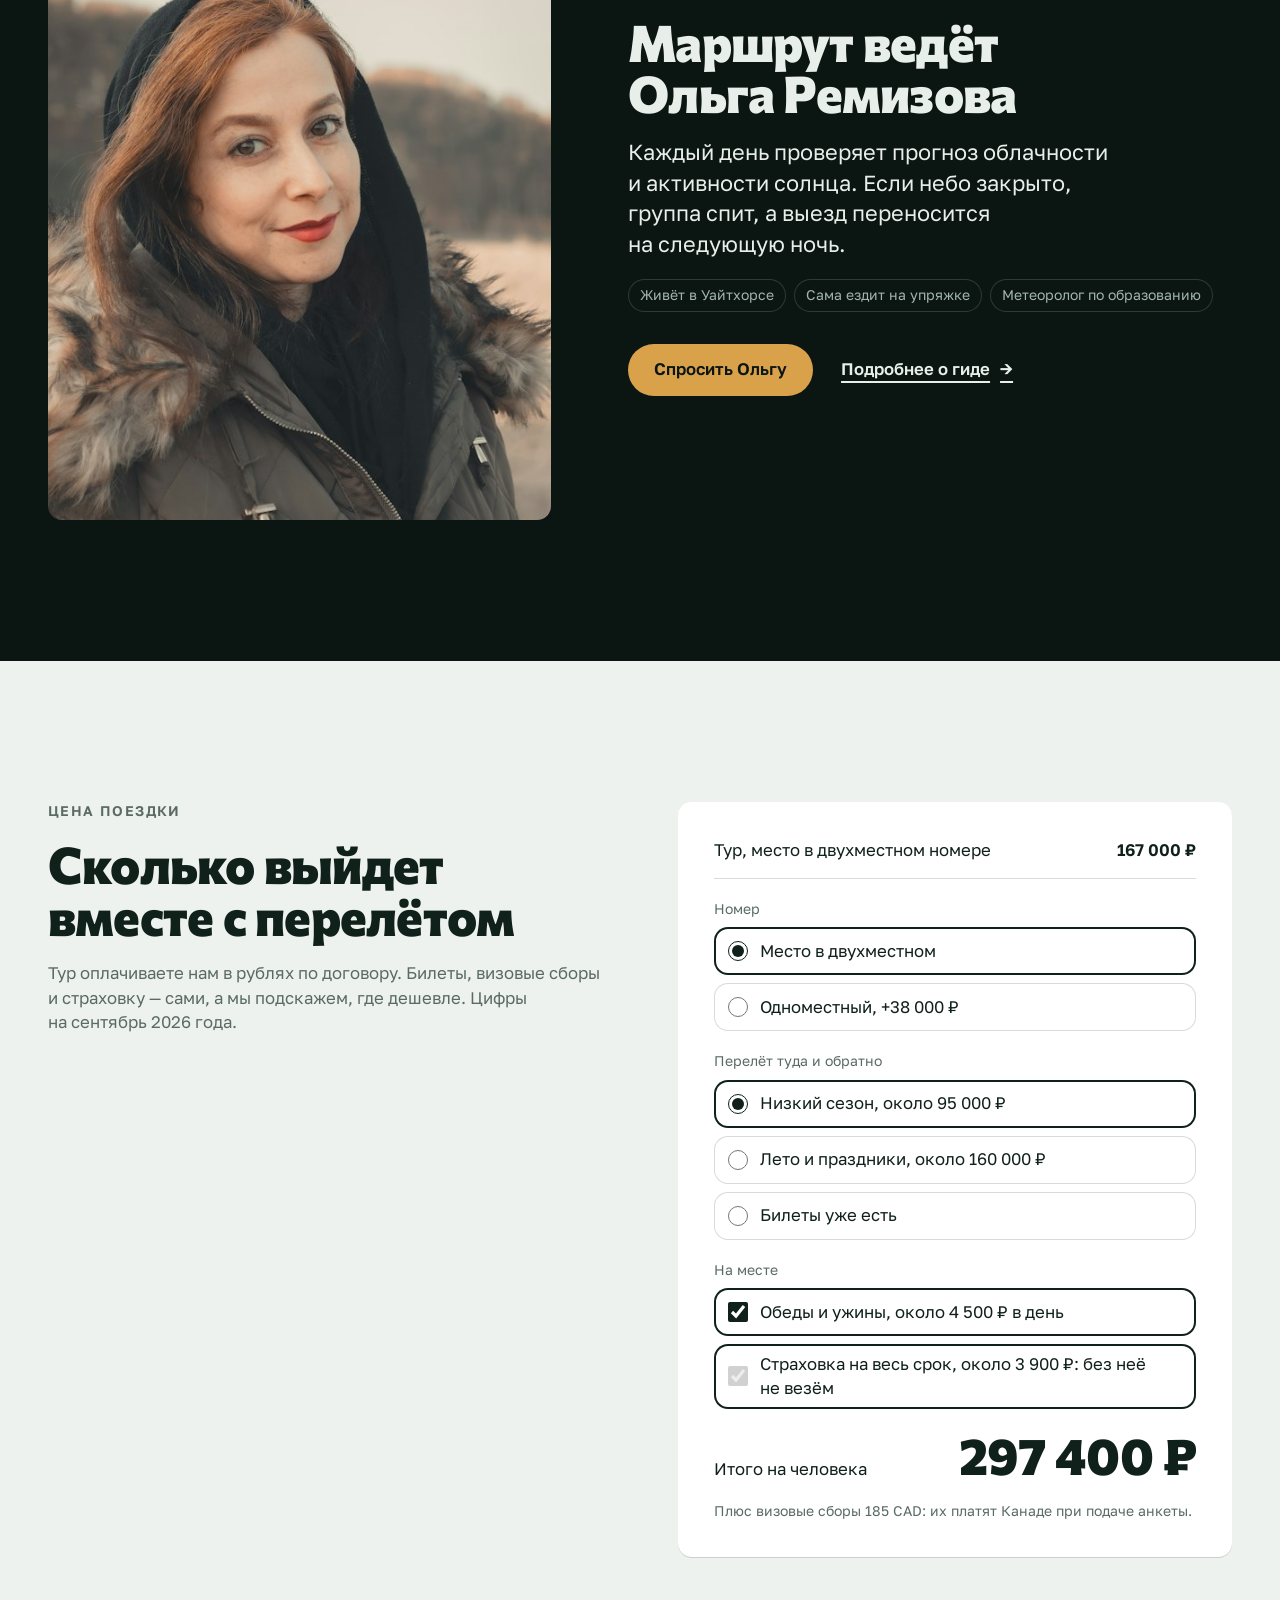
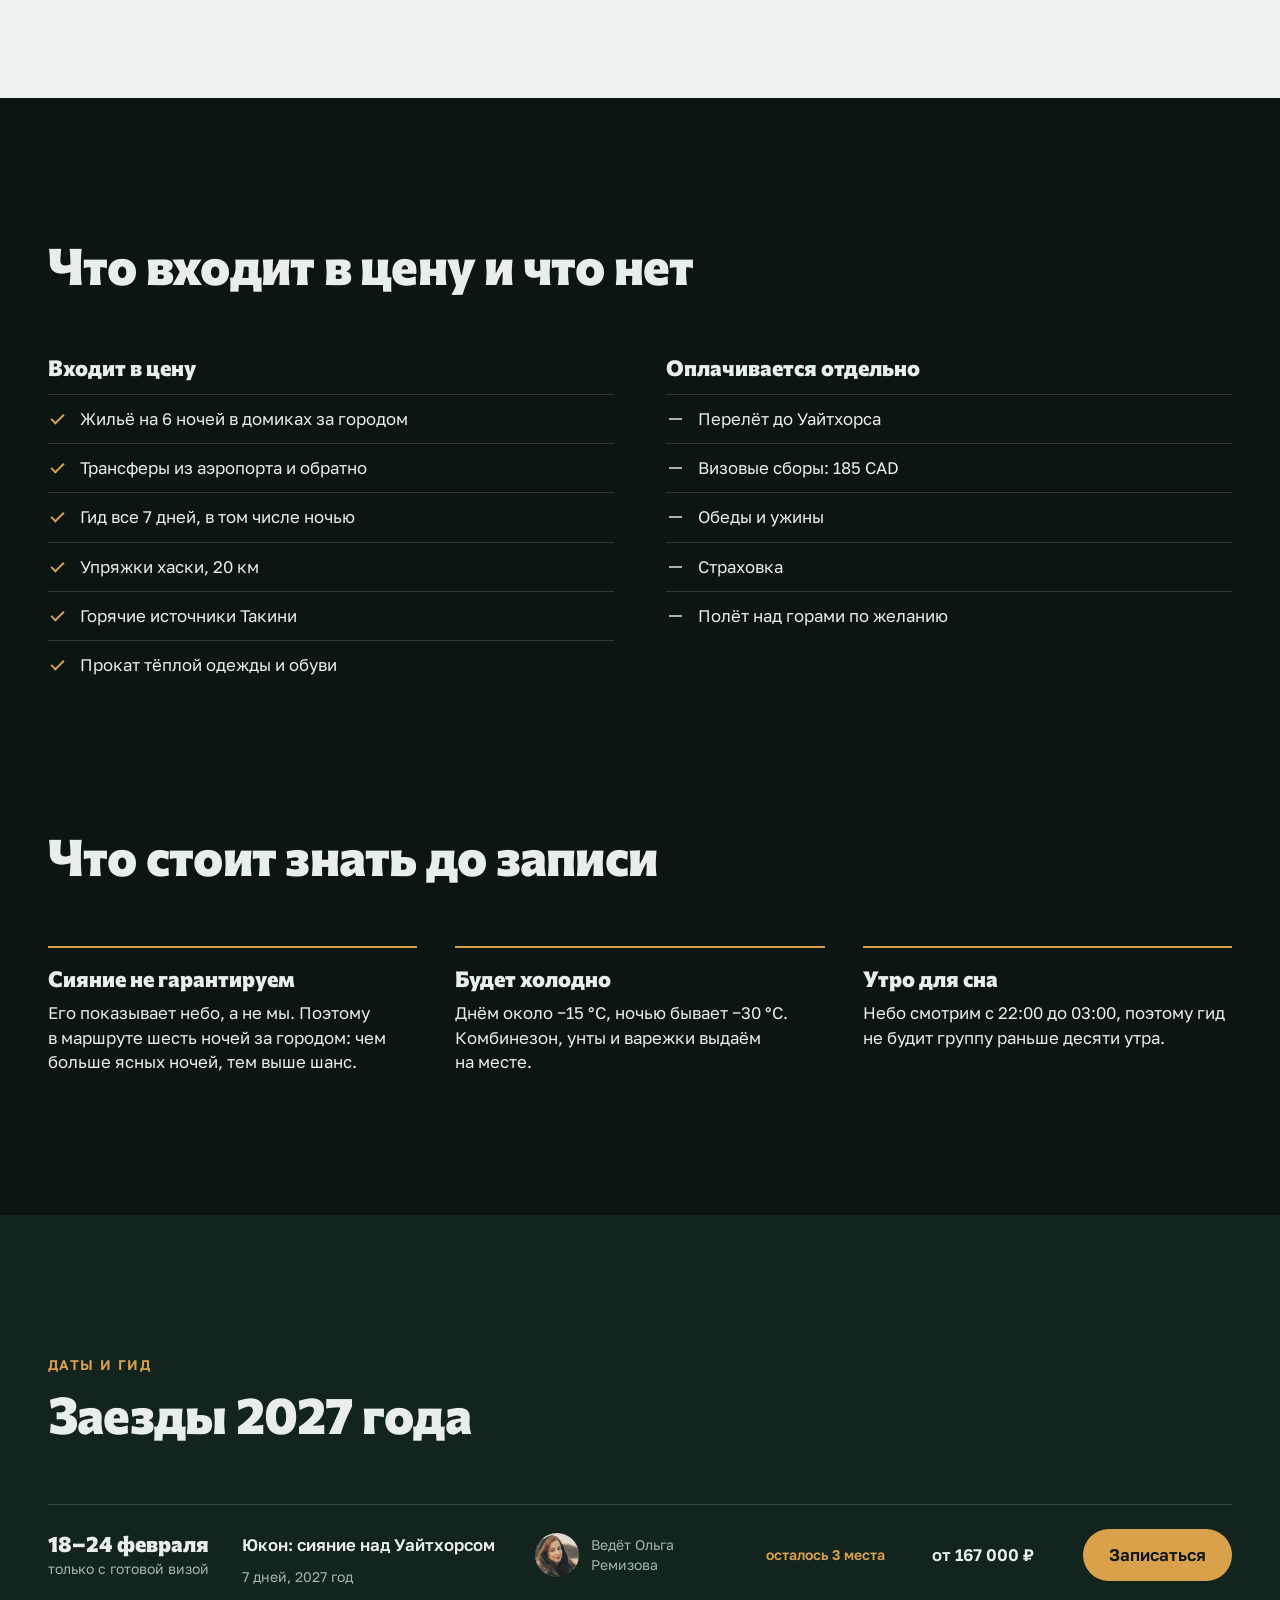
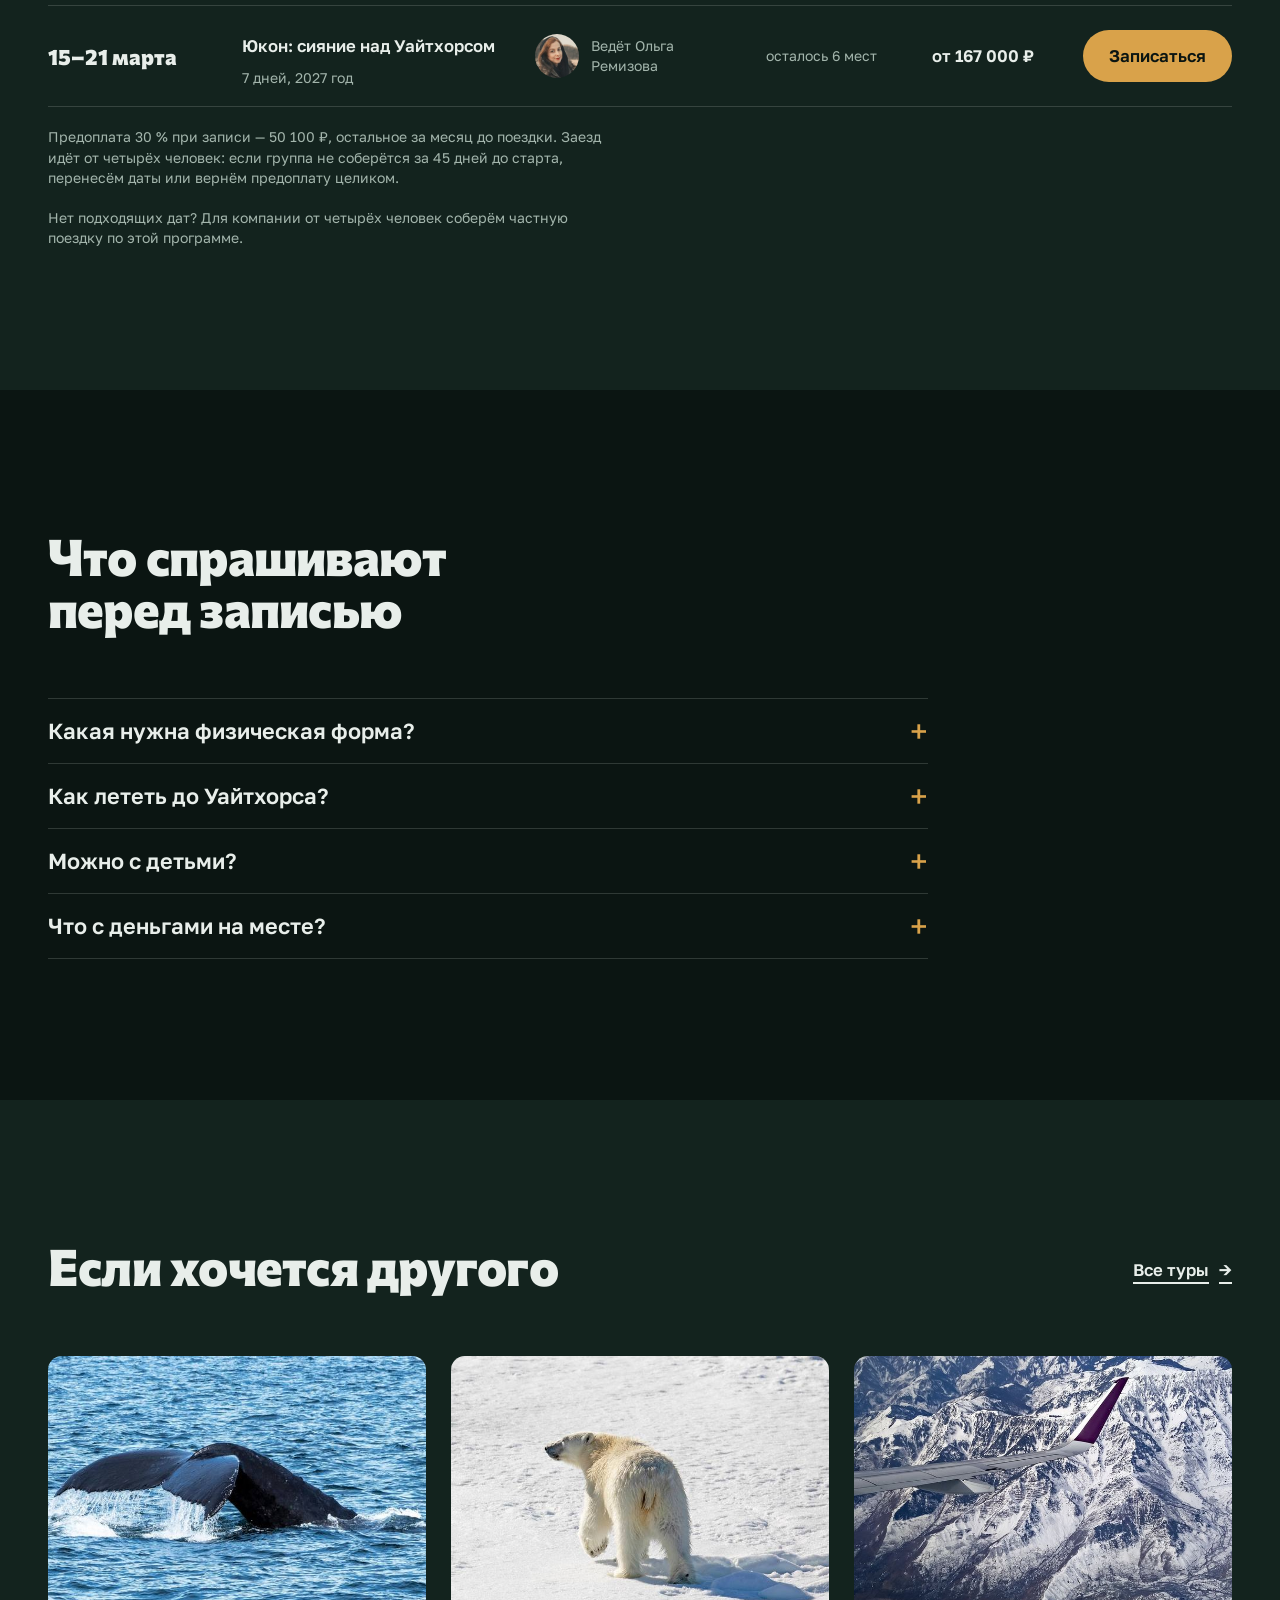
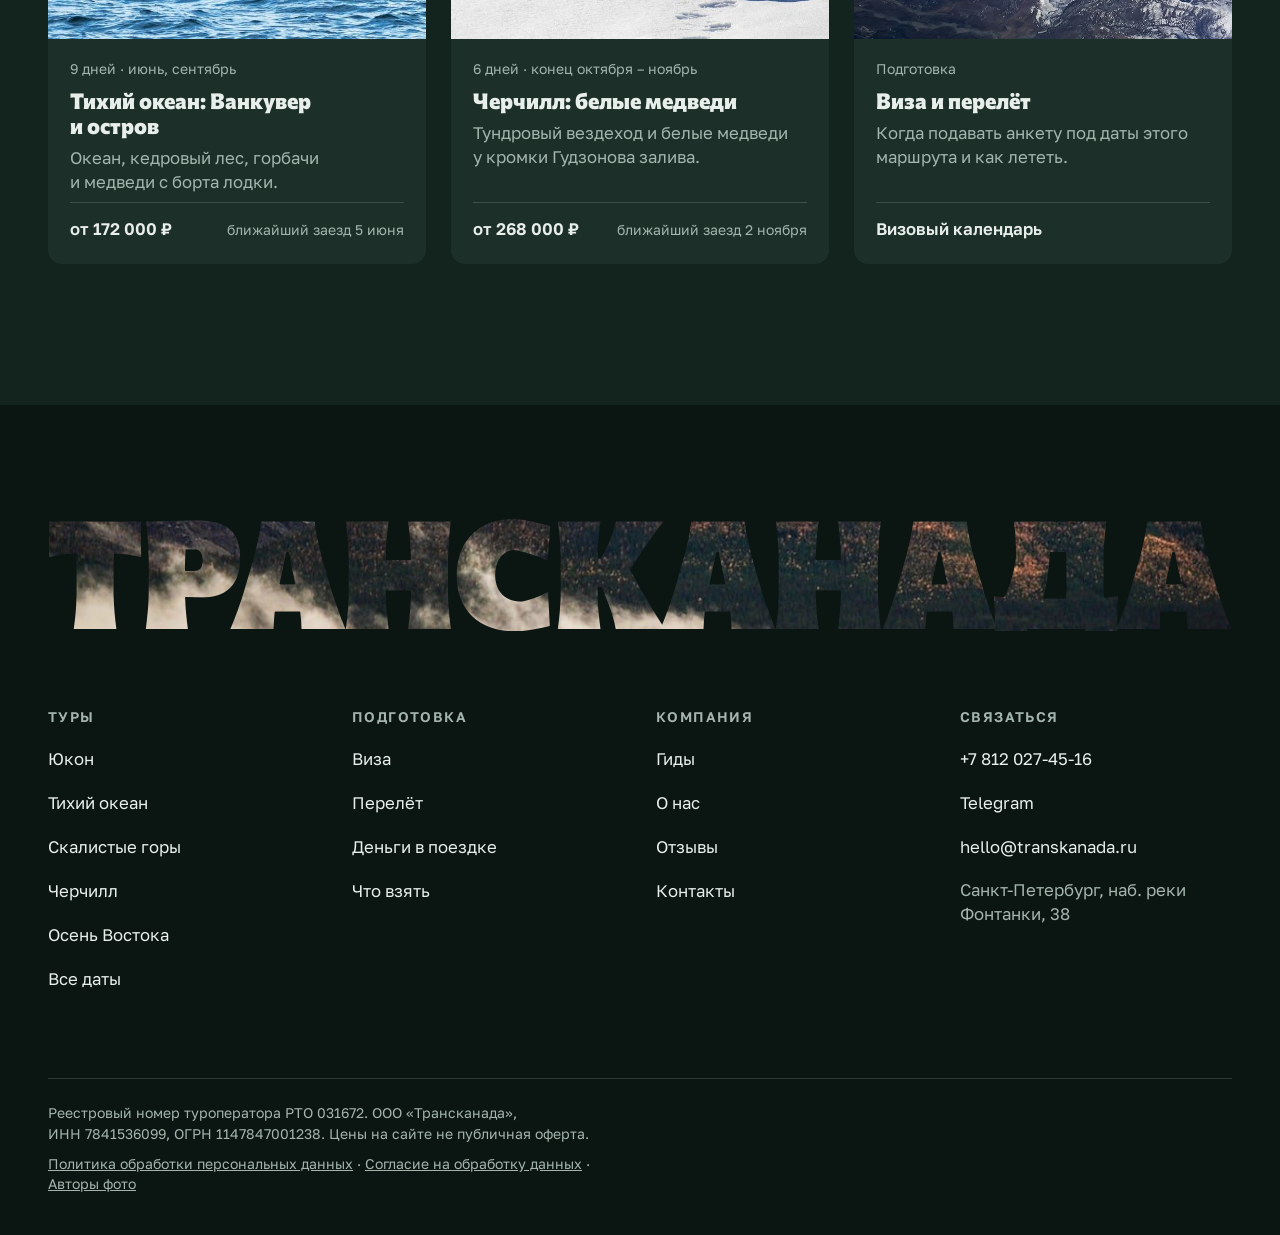
<file: yukon.html>
<!doctype html>
<html lang="ru">
<head>
<meta charset="utf-8">
<meta name="viewport" content="width=device-width, initial-scale=1">
<title>Юкон: сияние над&nbsp;Уайтхорсом, 7&nbsp;дней&nbsp;— Трансканада</title>
<meta name="description" content="Семь дней на Юконе: шесть ночей за сиянием, упряжки, горячие источники Такини и город золотой лихорадки. Группа до 8 человек, гид Ольга Ремизова, от 167 000 ₽.">
<meta name="theme-color" content="#0B1512">
<meta name="robots" content="noindex">
<meta property="og:type" content="website">
<meta property="og:locale" content="ru_RU">
<meta property="og:title" content="Юкон: сияние над Уайтхорсом, 7 дней — Трансканада">
<meta property="og:description" content="Семь дней на Юконе: шесть ночей за сиянием, упряжки, горячие источники Такини и город золотой лихорадки. Группа до 8 человек, гид Ольга Ремизова, от 167 000 ₽.">
<meta property="og:image" content="https://artemkaaaaa3-sketch.github.io/transkanada/img/yukon-aurora-2-poster.jpg">
<link rel="icon" href="data:image/svg+xml,%3Csvg xmlns='http://www.w3.org/2000/svg' viewBox='0 0 32 32'%3E%3Crect width='32' height='32' rx='7' fill='%230B1512'/%3E%3Cpath d='M16 5 23 17h-4l5.5 9h-17L13 17H9z' fill='%23D9A24A'/%3E%3C/svg%3E">
<link rel="stylesheet" href="css/site.css?v=1b63351a">
</head>
<body>
<a class="skip" href="#main">К&nbsp;содержанию</a>
<header class="head" id="head">
  <div class="head__in">
    <a class="logo" href="index.html" aria-label="Трансканада, на главную"><svg viewBox="0 0 30 30" aria-hidden="true" focusable="false"><path d="M15 2.5 23.5 16.5H18.8L25.5 26.5H4.5L11.2 16.5H6.5Z" fill="#D9A24A"/><path d="M1.5 28.2H28.5" stroke="#E8EEEA" stroke-width="1.6" stroke-linecap="round"/></svg><span>Трансканада</span></a>
    <div class="head__menu" id="headMenu">
      <nav class="nav" aria-label="Разделы сайта"><a href="tours.html">Туры</a><a href="tours.html#dates">Даты</a><a href="guides.html">Гиды</a><a href="prepare.html">Подготовка</a><a href="about.html">О&nbsp;нас</a><a href="contacts.html">Контакты</a></nav>
      <div class="head__act">
        <a class="head__tel" href="tel:+78120274516">+7&nbsp;812&nbsp;027-45-16</a>
        <button class="btn btn--gold" type="button" data-book>Записаться</button>
      </div>
    </div>
    <button class="burger" id="burger" type="button" aria-expanded="false" aria-controls="headMenu" aria-label="Меню"><i></i></button>
  </div>
</header>
<main id="main">

<section class="thero" id="top">
  <div class="thero__media"><video muted loop playsinline preload="none" disablepictureinpicture disableremoteplayback poster="img/yukon-aurora-2-poster.jpg?v=23f97a56" data-src="video/yukon-aurora-2.mp4?v=42a5f6f7" data-src-sm="video/yukon-aurora-2-sm.mp4?v=8be59d66" aria-hidden="true"></video></div>
  <div class="thero__top"><div class="wrap"><nav class="crumbs" aria-label="Путь по сайту"><a href="index.html">Главная</a><span aria-hidden="true">/</span><a href="tours.html">Туры</a><span aria-hidden="true">/</span><span aria-current="page">Юкон</span></nav></div></div>
  <div class="thero__in wrap">
    <h1 class="thero__h1">Юкон</h1>
    <p class="thero__lead">Семь дней на&nbsp;Юконе: шесть ночей за&nbsp;сиянием, упряжки, горячие источники Такини и&nbsp;город золотой&nbsp;лихорадки.</p>
    <dl class="facts">
      <div><dt>Длительность</dt><dd>7&nbsp;дней</dd></div>
      <div><dt>Сезон</dt><dd>февраль&nbsp;– март</dd></div>
      <div><dt>Группа</dt><dd>до&nbsp;8&nbsp;человек</dd></div>
      <div><dt>Цена</dt><dd>от&nbsp;167&nbsp;000&nbsp;₽</dd></div>
      <div><dt>Гид</dt><dd>Ольга Ремизова</dd></div>
    </dl>
    <div class="thero__cta"><button class="btn btn--gold" type="button" data-book data-tour="yukon">Выбрать дату</button><a class="btn btn--ghost" href="#program">Программа по&nbsp;дням</a></div>
  </div>
</section>

<section class="sec" id="see">
  <div class="wrap">
    <div class="sec__head"><h2 class="h2">Ночи, упряжки и&nbsp;город золотой лихорадки</h2></div>
    <div class="mosaic"><figure class="mosaic__i"><button class="mosaic__btn" type="button" data-lb data-full="img/yukon-aurora-ice.jpg?v=f225d2e0" data-cap="Сияние над льдом" aria-label="Открыть фото: Сияние над льдом"><img src="img/yukon-aurora-ice.jpg?v=f225d2e0" srcset="img/yukon-aurora-ice-sm.jpg?v=7015a0d5 720w, img/yukon-aurora-ice.jpg?v=f225d2e0 1280w" sizes="(max-width: 760px) 1280px, 60vw" alt="Зелёное сияние над замёрзшим озером и двое на льду" width="1280" height="853" loading="lazy" decoding="async"></button><figcaption>Сияние над&nbsp;льдом</figcaption></figure><figure class="mosaic__i"><button class="mosaic__btn" type="button" data-lb data-full="img/yukon-caribou.jpg?v=819f34de" data-cap="Карибу у дороги" aria-label="Открыть фото: Карибу у дороги"><img src="img/yukon-caribou.jpg?v=819f34de" srcset="img/yukon-caribou-sm.jpg?v=6de2bdbe 720w, img/yukon-caribou.jpg?v=819f34de 1280w" sizes="(max-width: 760px) 1280px, 40vw" alt="Карибу на заснеженной дороге" width="1280" height="854" loading="lazy" decoding="async"></button><figcaption>Карибу у&nbsp;дороги</figcaption></figure><figure class="mosaic__i"><button class="mosaic__btn" type="button" data-lb data-full="img/yukon-bison.jpg?v=16d1eeac" data-cap="Бизоны в снегу" aria-label="Открыть фото: Бизоны в снегу"><img src="img/yukon-bison.jpg?v=16d1eeac" srcset="img/yukon-bison-sm.jpg?v=01794998 720w, img/yukon-bison.jpg?v=16d1eeac 1280w" sizes="(max-width: 760px) 1280px, 40vw" alt="Стадо бизонов идёт по снегу" width="1280" height="853" loading="lazy" decoding="async"></button><figcaption>Бизоны в&nbsp;снегу</figcaption></figure><figure class="mosaic__i"><button class="mosaic__btn" type="button" data-lb data-full="img/yukon-husky.jpg?v=ce5115ea" data-cap="Хаски" aria-label="Открыть фото: Хаски"><img src="img/yukon-husky.jpg?v=ce5115ea" srcset="img/yukon-husky-sm.jpg?v=69d8089a 720w, img/yukon-husky.jpg?v=ce5115ea 1280w" sizes="(max-width: 760px) 1280px, 40vw" alt="Хаски сидит в снегу" width="1280" height="852" loading="lazy" decoding="async"></button><figcaption>Хаски</figcaption></figure><figure class="mosaic__i"><button class="mosaic__btn" type="button" data-lb data-full="img/yukon-ice-falls.jpg?v=f3b6c7ed" data-cap="Замёрзший водопад" aria-label="Открыть фото: Замёрзший водопад"><img src="img/yukon-ice-falls.jpg?v=f3b6c7ed" srcset="img/yukon-ice-falls-sm.jpg?v=40bbc120 720w, img/yukon-ice-falls.jpg?v=f3b6c7ed 853w" sizes="(max-width: 760px) 1280px, 40vw" alt="Ледяной водопад среди заснеженных елей" width="853" height="1280" loading="lazy" decoding="async"></button><figcaption>Замёрзший водопад</figcaption></figure></div>
  </div>
</section>

<section class="sec spruce" id="program">
  <div class="wrap">
    <div class="sec__head"><h2 class="h2">Программа по&nbsp;дням</h2><a class="link-arrow" href="#dates">Даты и&nbsp;гид</a></div>
    <div class="prog">
      <div class="prog__in">
        <div class="prog__days" role="tablist" aria-label="Дни маршрута"><button type="button" role="tab" id="tab-1" aria-controls="progPanel" aria-selected="true" tabindex="0"><span class="prog__n">1</span><span class="prog__t">Уайтхорс</span></button><button type="button" role="tab" id="tab-2" aria-controls="progPanel" aria-selected="false" tabindex="-1"><span class="prog__n">2</span><span class="prog__t">Упряжки</span></button><button type="button" role="tab" id="tab-3" aria-controls="progPanel" aria-selected="false" tabindex="-1"><span class="prog__n">3</span><span class="prog__t">Источники</span></button><button type="button" role="tab" id="tab-4" aria-controls="progPanel" aria-selected="false" tabindex="-1"><span class="prog__n">4</span><span class="prog__t">Город</span></button><button type="button" role="tab" id="tab-5" aria-controls="progPanel" aria-selected="false" tabindex="-1"><span class="prog__n">5</span><span class="prog__t">Заповедник</span></button><button type="button" role="tab" id="tab-6" aria-controls="progPanel" aria-selected="false" tabindex="-1"><span class="prog__n">6</span><span class="prog__t">Озеро Марш</span></button><button type="button" role="tab" id="tab-7" aria-controls="progPanel" aria-selected="false" tabindex="-1"><span class="prog__n">7</span><span class="prog__t">Отлёт</span></button></div>
        <div class="prog__panel" id="progPanel" role="tabpanel" aria-live="polite">
          <figure class="prog__pic"><img src="img/yukon-aurora.jpg?v=10c85544" srcset="img/yukon-aurora-sm.jpg?v=7d6ae720 720w, img/yukon-aurora.jpg?v=10c85544 1280w" sizes="(max-width: 900px) 100vw, 60vw" alt="Сияние над дорогой" width="1280" height="851" loading="lazy" decoding="async" id="progImg"></figure>
          <p class="prog__day" id="progDay">День 1</p>
          <h3 class="prog__h" id="progH">Встреча и&nbsp;первая ночь у&nbsp;неба</h3>
          <p class="prog__text" id="progText">Гид встречает рейс, по&nbsp;дороге заезжаем за&nbsp;тёплой одеждой напрокат. Ужин, короткий сон, и&nbsp;с&nbsp;22:00 выходим смотреть небо, если&nbsp;прогноз&nbsp;хороший.</p>
          <ul class="prog__meta" id="progMeta"><li>В&nbsp;пути 30&nbsp;мин</li><li>Ночь: домик у&nbsp;озера</li></ul>
        </div>
      </div>
    </div>
  </div>
</section>

<section class="sec" id="guide">
  <div class="wrap gwho">
    <figure class="gwho__photo rv"><img src="img/guide-2.jpg?v=4407bb45" alt="Ольга в зимней куртке с меховым капюшоном" width="560" height="700" loading="lazy" decoding="async"></figure>
    <div class="gwho__text">
      <h2 class="h2">Маршрут ведёт Ольга Ремизова</h2>
      <p class="gwho__line">Каждый день проверяет прогноз облачности и&nbsp;активности солнца. Если&nbsp;небо закрыто, группа спит, а&nbsp;выезд переносится на&nbsp;следующую&nbsp;ночь.</p>
      <ul class="gblock__facts"><li>Живёт в&nbsp;Уайтхорсе</li><li>Сама ездит на&nbsp;упряжке</li><li>Метеоролог по&nbsp;образованию</li></ul>
      <div class="gwho__btns"><button class="btn btn--gold" type="button" data-book data-tour="yukon">Спросить Ольгу</button><a class="link-arrow" href="guides.html#g-olga">Подробнее о&nbsp;гиде</a></div>
    </div>
  </div>
</section>

<section class="sec light" id="price">
  <div class="wrap split">
    <div class="split__side">
      <p class="kicker">Цена поездки</p>
      <h2 class="h2">Сколько выйдет вместе с&nbsp;перелётом</h2>
      <p class="split__lead">Тур оплачиваете нам в&nbsp;рублях по&nbsp;договору. Билеты, визовые сборы и&nbsp;страховку&nbsp;— сами, а&nbsp;мы&nbsp;подскажем, где&nbsp;дешевле. Цифры на&nbsp;сентябрь 2026&nbsp;года.</p>
    </div>
    <div class="calc__box" id="calc" data-base="167000">
      <div class="calc__row"><span>Тур, место в&nbsp;двухместном номере</span><b>167&nbsp;000&nbsp;₽</b></div>
      <fieldset class="seg"><legend>Номер</legend><label class="opt"><input type="radio" name="room" value="0" checked><span>Место в&nbsp;двухместном</span></label><label class="opt"><input type="radio" name="room" value="38000"><span>Одноместный, +38&nbsp;000&nbsp;₽</span></label></fieldset>
      <fieldset class="seg"><legend>Перелёт туда и&nbsp;обратно</legend><label class="opt"><input type="radio" name="fly" value="95000" checked><span>Низкий сезон, около&nbsp;95&nbsp;000&nbsp;₽</span></label><label class="opt"><input type="radio" name="fly" value="160000"><span>Лето и&nbsp;праздники, около&nbsp;160&nbsp;000&nbsp;₽</span></label><label class="opt"><input type="radio" name="fly" value="0"><span>Билеты уже&nbsp;есть</span></label></fieldset>
      <fieldset class="seg"><legend>На&nbsp;месте</legend><label class="opt"><input type="checkbox" name="meals" value="31500" checked><span>Обеды и&nbsp;ужины, около&nbsp;4&nbsp;500&nbsp;₽ в&nbsp;день</span></label><label class="opt"><input type="checkbox" name="ins" value="3900" checked disabled><span>Страховка на&nbsp;весь&nbsp;срок, около&nbsp;3&nbsp;900&nbsp;₽: без&nbsp;неё не&nbsp;везём</span></label></fieldset>
      <div class="calc__total"><span>Итого на&nbsp;человека</span><b id="calcTotal">297&nbsp;400&nbsp;₽</b></div>
      <p class="calc__note">Плюс визовые сборы 185&nbsp;CAD: их&nbsp;платят Канаде при&nbsp;подаче&nbsp;анкеты.</p>
    </div>
  </div>
</section>

<section class="sec" id="included">
  <div class="wrap">
    <div class="sec__head"><h2 class="h2">Что входит в&nbsp;цену и&nbsp;что нет</h2></div>
    <div class="incl">
      <div><h3>Входит в&nbsp;цену</h3><ul><li>Жильё на&nbsp;6&nbsp;ночей в&nbsp;домиках за&nbsp;городом</li><li>Трансферы из&nbsp;аэропорта и&nbsp;обратно</li><li>Гид все&nbsp;7&nbsp;дней, в&nbsp;том числе&nbsp;ночью</li><li>Упряжки хаски, 20&nbsp;км</li><li>Горячие источники Такини</li><li>Прокат тёплой одежды и&nbsp;обуви</li></ul></div>
      <div class="incl__no"><h3>Оплачивается отдельно</h3><ul><li>Перелёт до&nbsp;Уайтхорса</li><li>Визовые сборы: 185&nbsp;CAD</li><li>Обеды и&nbsp;ужины</li><li>Страховка</li><li>Полёт над&nbsp;горами по&nbsp;желанию</li></ul></div>
    </div>
  </div>
</section>

<section class="sec" id="honest">
  <div class="wrap">
    <div class="sec__head"><h2 class="h2">Что стоит знать до&nbsp;записи</h2></div>
    <ul class="honest"><li><b>Сияние не&nbsp;гарантируем</b>Его&nbsp;показывает небо, а&nbsp;не&nbsp;мы. Поэтому в&nbsp;маршруте шесть ночей за&nbsp;городом: чем больше ясных ночей, тем&nbsp;выше&nbsp;шанс.</li><li><b>Будет холодно</b>Днём около&nbsp;−15&nbsp;°C, ночью бывает −30&nbsp;°C. Комбинезон, унты и&nbsp;варежки выдаём на&nbsp;месте.</li><li><b>Утро для&nbsp;сна</b>Небо смотрим с&nbsp;22:00 до&nbsp;03:00, поэтому гид не&nbsp;будит группу раньше десяти&nbsp;утра.</li></ul>
  </div>
</section>

<section class="sec spruce" id="dates">
  <div class="wrap">
    <div class="sec__head"><p class="kicker">Даты и&nbsp;гид</p><h2 class="h2">Заезды 2027&nbsp;года</h2></div>
    <ul class="drows"><li class="drow">
  <p class="drow__when"><span class="nw">18–24</span> февраля<span class="drow__note">только с&nbsp;готовой визой</span></p>
  <div class="drow__tour"><a href="yukon.html">Юкон: сияние над&nbsp;Уайтхорсом</a><span>7&nbsp;дней, 2027&nbsp;год</span></div>
  <div class="drow__guide"><img class="face" src="img/gface-olga.jpg?v=090b1ecd" alt="" width="44" height="44" loading="lazy"><span>Ведёт Ольга Ремизова</span></div>
  <p class="drow__seats is-low">осталось 3&nbsp;места</p>
  <p class="drow__price">от&nbsp;167&nbsp;000&nbsp;₽</p>
  <button class="btn btn--gold drow__btn" type="button" data-book data-tour="yukon" data-date="yukon-0218">Записаться</button>
</li><li class="drow">
  <p class="drow__when"><span class="nw">15–21</span> марта</p>
  <div class="drow__tour"><a href="yukon.html">Юкон: сияние над&nbsp;Уайтхорсом</a><span>7&nbsp;дней, 2027&nbsp;год</span></div>
  <div class="drow__guide"><img class="face" src="img/gface-olga.jpg?v=090b1ecd" alt="" width="44" height="44" loading="lazy"><span>Ведёт Ольга Ремизова</span></div>
  <p class="drow__seats">осталось 6&nbsp;мест</p>
  <p class="drow__price">от&nbsp;167&nbsp;000&nbsp;₽</p>
  <button class="btn btn--gold drow__btn" type="button" data-book data-tour="yukon" data-date="yukon-0315">Записаться</button>
</li></ul>
    <p class="note">Предоплата 30&nbsp;% при&nbsp;записи&nbsp;— 50&nbsp;100&nbsp;₽, остальное за&nbsp;месяц до&nbsp;поездки. Заезд идёт от&nbsp;четырёх человек: если&nbsp;группа не&nbsp;соберётся за&nbsp;45&nbsp;дней до&nbsp;старта, перенесём даты или&nbsp;вернём предоплату&nbsp;целиком.</p>
    <p class="note">Нет подходящих дат? Для&nbsp;компании от&nbsp;четырёх человек соберём частную поездку по&nbsp;этой&nbsp;программе.</p>
  </div>
</section>

<section class="sec" id="faq">
  <div class="wrap">
    <div class="sec__head"><h2 class="h2">Что спрашивают перед&nbsp;записью</h2></div>
    <div class="faq"><details><summary>Какая нужна физическая форма?</summary><p>Особой не&nbsp;нужно: пешие выходы до&nbsp;5&nbsp;км по&nbsp;снегу, на&nbsp;нартах после инструктажа справляется&nbsp;каждый.</p></details><details><summary>Как&nbsp;лететь до&nbsp;Уайтхорса?</summary><p>Через&nbsp;Стамбул и&nbsp;Ванкувер, около&nbsp;30&nbsp;часов с&nbsp;пересадками. Подберём рейсы так, чтобы&nbsp;группа прилетела в&nbsp;один&nbsp;день.</p></details><details><summary>Можно с&nbsp;детьми?</summary><p>С&nbsp;12&nbsp;лет. Детям младше ночи на&nbsp;морозе тяжело, для&nbsp;семьи соберём частную&nbsp;поездку.</p></details><details><summary>Что с&nbsp;деньгами на&nbsp;месте?</summary><p>Российские карты в&nbsp;Канаде не&nbsp;работают. Возьмите наличные доллары или&nbsp;карту банка Казахстана или&nbsp;Киргизии. За&nbsp;сам тур вы&nbsp;платите нам в&nbsp;рублях по&nbsp;договору.</p></details></div>
  </div>
</section>

<section class="sec spruce" id="more">
  <div class="wrap">
    <div class="sec__head"><h2 class="h2">Если&nbsp;хочется другого</h2><a class="link-arrow" href="tours.html">Все&nbsp;туры</a></div>
    <ul class="tcards"><li class="tcard" data-tags="wild">
  <a class="tcard__link" href="pacific.html">
    <figure class="tcard__pic rv"><img src="img/pacific-whale.jpg?v=63e8cc25" srcset="img/pacific-whale-sm.jpg?v=2de5a5c5 720w, img/pacific-whale.jpg?v=63e8cc25 1280w" sizes="(max-width: 640px) 100vw, (max-width: 1100px) 50vw, 33vw" alt="Хвост горбача над синей водой" width="1280" height="785" loading="lazy" decoding="async"></figure>
    <div class="tcard__body">
      <p class="tcard__meta">9&nbsp;дней · июнь, сентябрь</p>
      <h3 class="tcard__h">Тихий океан: Ванкувер и&nbsp;остров</h3>
      <p class="tcard__line">Океан, кедровый лес, горбачи и&nbsp;медведи с&nbsp;борта&nbsp;лодки.</p>
      <p class="tcard__foot"><span class="tcard__price">от&nbsp;172&nbsp;000&nbsp;₽</span><span class="tcard__next">ближайший заезд 5&nbsp;июня</span></p>
    </div>
  </a>
</li><li class="tcard" data-tags="wild aurora">
  <a class="tcard__link" href="churchill.html">
    <figure class="tcard__pic rv"><img src="img/churchill-bear.jpg?v=6a29ff61" srcset="img/churchill-bear-sm.jpg?v=c03cec2d 720w, img/churchill-bear.jpg?v=6a29ff61 1280w" sizes="(max-width: 640px) 100vw, (max-width: 1100px) 50vw, 33vw" alt="Белый медведь идёт по снегу" width="1280" height="853" loading="lazy" decoding="async"></figure>
    <div class="tcard__body">
      <p class="tcard__meta">6&nbsp;дней · конец октября&nbsp;– ноябрь</p>
      <h3 class="tcard__h">Черчилл: белые медведи</h3>
      <p class="tcard__line">Тундровый вездеход и&nbsp;белые медведи у&nbsp;кромки Гудзонова&nbsp;залива.</p>
      <p class="tcard__foot"><span class="tcard__price">от&nbsp;268&nbsp;000&nbsp;₽</span><span class="tcard__next">ближайший заезд 2&nbsp;ноября</span></p>
    </div>
  </a>
</li><li class="tcard">
  <a class="tcard__link" href="prepare.html#visa">
    <figure class="tcard__pic rv"><img src="img/visa-wing.jpg?v=553dd7f0" srcset="img/visa-wing-sm.jpg?v=f7040fbf 720w, img/visa-wing.jpg?v=553dd7f0 960w" sizes="(max-width: 640px) 100vw, (max-width: 1100px) 50vw, 33vw" alt="Крыло самолёта над заснеженными горами" width="960" height="1280" loading="lazy" decoding="async"></figure>
    <div class="tcard__body">
      <p class="tcard__meta">Подготовка</p>
      <h3 class="tcard__h">Виза и&nbsp;перелёт</h3>
      <p class="tcard__line">Когда&nbsp;подавать анкету под&nbsp;даты этого маршрута и&nbsp;как&nbsp;лететь.</p>
      <p class="tcard__foot"><span class="tcard__price">Визовый календарь</span></p>
    </div>
  </a>
</li></ul>
  </div>
</section>

</main>
<footer class="foot">
  <div class="wrap foot__fit" aria-hidden="true"><p class="foot__word">Трансканада</p></div>
  <div class="wrap">
    <div class="foot__grid">
      <div class="foot__col"><p class="foot__h">Туры</p><ul><li><a href="yukon.html">Юкон</a></li><li><a href="pacific.html">Тихий океан</a></li><li><a href="rockies.html">Скалистые горы</a></li><li><a href="churchill.html">Черчилл</a></li><li><a href="east.html">Осень Востока</a></li><li><a href="tours.html#dates">Все&nbsp;даты</a></li></ul></div>
      <div class="foot__col"><p class="foot__h">Подготовка</p><ul><li><a href="prepare.html#visa">Виза</a></li><li><a href="prepare.html#flight">Перелёт</a></li><li><a href="prepare.html#money">Деньги в&nbsp;поездке</a></li><li><a href="prepare.html#pack">Что взять</a></li></ul></div>
      <div class="foot__col"><p class="foot__h">Компания</p><ul><li><a href="guides.html">Гиды</a></li><li><a href="about.html">О&nbsp;нас</a></li><li><a href="about.html#reviews">Отзывы</a></li><li><a href="contacts.html">Контакты</a></li></ul></div>
      <div class="foot__col"><p class="foot__h">Связаться</p><ul><li><a href="tel:+78120274516">+7&nbsp;812&nbsp;027-45-16</a></li><li><a href="https://t.me/transkanada">Telegram</a></li><li><a href="mailto:hello@transkanada.ru">hello@transkanada.ru</a></li><li><p class="foot__note"><span class="nw">Санкт-Петербург</span>, наб. реки Фонтанки,&nbsp;38</p></li></ul></div>
    </div>
    <div class="foot__legal">
      <p>Реестровый номер туроператора РТО&nbsp;031672. ООО «Трансканада», ИНН&nbsp;7841536099, ОГРН&nbsp;1147847001238. Цены на&nbsp;сайте не&nbsp;публичная&nbsp;оферта.</p>
      <p><a href="policy.html">Политика обработки персональных данных</a> · <a href="soglasie.html">Согласие на&nbsp;обработку данных</a> · <a href="credits.html">Авторы фото</a></p>
    </div>
  </div>
</footer>
<button class="btn btn--gold dock" id="dock" type="button" data-book data-tour="yukon">Записаться на&nbsp;поездку</button>
<dialog class="book" id="book" aria-labelledby="bookT">
  <form class="book__form" id="bookForm" novalidate>
    <div class="book__head"><h2 class="book__t" id="bookT">Заявка на&nbsp;поездку</h2><button class="book__x" type="button" id="bookClose" aria-label="Закрыть">×</button></div>
    <div class="book__guide" id="bookGuide" hidden><img class="face" src="img/gface-anton.jpg?v=ec9416df" alt="" width="44" height="44"><p><b></b><span></span></p></div>
    <label class="fld"><span>Тур</span><select id="bTour" name="tour"><option value="">Пока не&nbsp;выбрал</option><option value="yukon">Юкон: сияние над&nbsp;Уайтхорсом</option><option value="pacific">Тихий океан: Ванкувер и&nbsp;остров</option><option value="rockies">Скалистые горы: Банф и&nbsp;Джаспер</option><option value="churchill">Черчилл: белые медведи</option><option value="east">Осень Востока: Квебек и&nbsp;Онтарио</option></select></label>
    <label class="fld"><span>Даты</span><select id="bDate" name="date"><option value="">Пока не&nbsp;знаю</option></select></label>
    <div class="fld2"><label class="fld"><span>Имя</span><input id="bName" name="name" autocomplete="name"></label><label class="fld"><span>Телефон или&nbsp;Telegram</span><input id="bTel" name="tel" autocomplete="tel"></label></div>
    <label class="check"><input type="checkbox" id="bAgree" name="agree"><span>Даю <a href="soglasie.html">согласие на&nbsp;обработку персональных данных</a> и&nbsp;принимаю <a href="policy.html">политику</a></span></label>
    <p class="err" id="bErr" role="alert"></p>
    <button class="btn btn--gold" type="submit">Отправить заявку</button>
  </form>
  <div class="book__ok" id="bOk" hidden><h2 class="book__t">Заявка отправлена</h2><p id="bOkText"></p><button class="btn btn--ghost" type="button" id="bOkClose">Хорошо</button></div>
</dialog>
<dialog class="lb" id="lb" aria-label="Фото крупно">
  <figure class="lb__fig"><img id="lbImg" src="[data-uri]" alt=""><figcaption id="lbCap"></figcaption></figure>
  <button class="lb__btn lb__prev" id="lbPrev" type="button" aria-label="Предыдущее фото">←</button>
  <button class="lb__btn lb__next" id="lbNext" type="button" aria-label="Следующее фото">→</button>
  <button class="lb__btn lb__close" id="lbClose" type="button" aria-label="Закрыть">×</button>
</dialog>
<script type="application/json" id="siteData">{"tours": [{"id": "yukon", "name": "Юкон: сияние над Уайтхорсом", "short": "Юкон", "url": "yukon.html", "guide": "olga", "img": "img/yukon-aurora-hills-sm.jpg?v=ab0915cd"}, {"id": "pacific", "name": "Тихий океан: Ванкувер и остров", "short": "Тихий океан", "url": "pacific.html", "guide": "denis", "img": "img/pacific-whale-sm.jpg?v=2de5a5c5"}, {"id": "rockies", "name": "Скалистые горы: Банф и Джаспер", "short": "Скалистые горы", "url": "rockies.html", "guide": "anton", "img": "img/rockies-red-canoe-sm.jpg?v=2f1cbc4d"}, {"id": "churchill", "name": "Черчилл: белые медведи", "short": "Черчилл", "url": "churchill.html", "guide": "vera", "img": "img/churchill-bear-sm.jpg?v=c03cec2d"}, {"id": "east", "name": "Осень Востока: Квебек и Онтарио", "short": "Осень Востока", "url": "east.html", "guide": "pavel", "img": "img/east-lookout-sm.jpg?v=514ce690"}], "guides": {"olga": {"name": "Ольга Ремизова", "face": "img/gface-olga.jpg?v=090b1ecd"}, "denis": {"name": "Денис Корнеев", "face": "img/gface-denis.jpg?v=be133bcd"}, "anton": {"name": "Антон Мельник", "face": "img/gface-anton.jpg?v=ec9416df"}, "vera": {"name": "Вера Ланская", "face": "img/gface-vera.jpg?v=3350e805"}, "pavel": {"name": "Павел Дорн", "face": "img/gface-pavel.jpg?v=e9899c7d"}}, "dates": [{"id": "yukon-0218", "tour": "yukon", "when": "18–24 февраля 2027", "months": [1]}, {"id": "yukon-0315", "tour": "yukon", "when": "15–21 марта 2027", "months": [2]}, {"id": "pacific-0605", "tour": "pacific", "when": "5–13 июня 2027", "months": [5]}, {"id": "rockies-0703", "tour": "rockies", "when": "3–12 июля 2027", "months": [6]}, {"id": "rockies-0814", "tour": "rockies", "when": "14–23 августа 2027", "months": [7]}, {"id": "pacific-0911", "tour": "pacific", "when": "11–19 сентября 2027", "months": [8]}, {"id": "east-0926", "tour": "east", "when": "26 сентября – 3 октября 2027", "months": [8, 9]}, {"id": "churchill-1102", "tour": "churchill", "when": "2–7 ноября 2027", "months": [10]}], "months": [{"name": "Январь", "note": "Самые длинные ночи и самые сильные морозы на Юконе.", "empty": "Групп в январе нет: при минус сорока ночные выезды отменяют через раз. Ближайший заезд — 18 февраля, Юкон."}, {"name": "Февраль", "note": "Лучшее время для сияния: длинные ночи и ясное небо над Юконом.", "empty": ""}, {"name": "Март", "note": "Последние недели сияния и упряжки по плотному снегу.", "empty": ""}, {"name": "Апрель", "note": "Межсезон: в горах тает, к озёрам не проехать.", "empty": "В апреле групп нет. Если свободны только сейчас, у Тофино идут серые киты: соберём частную поездку на остров Ванкувер."}, {"name": "Май", "note": "Горные озёра ещё подо льдом.", "empty": "Групп нет: сезон на острове Ванкувер мы начинаем в июне. Ближайший заезд — 5 июня, Тихий океан."}, {"name": "Июнь", "note": "Горбачи у острова Ванкувер и долгие светлые вечера.", "empty": ""}, {"name": "Июль", "note": "Озёра Скалистых гор оттаяли, тропы открыты.", "empty": ""}, {"name": "Август", "note": "Тёплые дни в горах и звёзды над Джаспером.", "empty": ""}, {"name": "Сентябрь", "note": "Лосось идёт в реки, клёны краснеют на Востоке.", "empty": ""}, {"name": "Октябрь", "note": "Пик цвета в Квебеке до середины месяца.", "empty": ""}, {"name": "Ноябрь", "note": "Белые медведи ждут льда у Гудзонова залива.", "empty": ""}, {"name": "Декабрь", "note": "Короткий день и праздничные цены на билеты.", "empty": "В декабре групп нет: перелёт на праздники стоит вдвое дороже. Ближайший заезд — 18 февраля, Юкон."}]}</script>
<script type="application/json" id="progData">[{"img": "img/yukon-aurora.jpg?v=10c85544", "srcset": "img/yukon-aurora-sm.jpg?v=7d6ae720 720w, img/yukon-aurora.jpg?v=10c85544 1280w", "alt": "Сияние над дорогой", "title": "Встреча и первая ночь у неба", "text": "Гид встречает рейс, по дороге заезжаем за тёплой одеждой напрокат. Ужин, короткий сон, и с 22:00 выходим смотреть небо, если прогноз хороший.", "meta": ["В пути 30 мин", "Ночь: домик у озера"]}, {"img": "img/yukon-sled-team.jpg?v=04a24bf3", "srcset": "img/yukon-sled-team-sm.jpg?v=8b2a8a91 720w, img/yukon-sled-team.jpg?v=04a24bf3 1280w", "alt": "Упряжка хаски на снегу", "title": "Хаски и замёрзшая река", "text": "Полдня в питомнике: знакомство с собаками, инструктаж и 20 км на нартах по реке Такини. Управляете сами или едете в санях.", "meta": ["На нартах 20 км", "Ночь: домик у озера"]}, {"img": "img/yukon-hot-spring.jpg?v=418fe42e", "srcset": "img/yukon-hot-spring-sm.jpg?v=e57da35a 720w, img/yukon-hot-spring.jpg?v=418fe42e 1280w", "alt": "Пар над горячим источником среди снега", "title": "Горячая вода на морозе", "text": "Утро свободно, отсыпаемся после ночи. Днём горячие источники Такини: пар, иней на волосах и снег вокруг бассейна. Вечером снова небо.", "meta": ["В пути 40 мин", "Ночь: домик у озера"]}, {"img": "img/yukon-klondike.jpg?v=a74aed05", "srcset": "img/yukon-klondike-sm.jpg?v=ab32144d 720w, img/yukon-klondike.jpg?v=a74aed05 1280w", "alt": "Пароход «Клондайк» на берегу", "title": "Пароход «Клондайк» и золотая лихорадка", "text": "Уайтхорс вырос на реке, по которой шли к золоту Клондайка. Смотрим пароход «Клондайк» на берегу, обедаем в кофейне у реки.", "meta": ["Пешком 5 км", "Ночь: домик у озера"]}, {"img": "img/yukon-muskox.jpg?v=fd14f1d9", "srcset": "img/yukon-muskox-sm.jpg?v=0e3e203b 720w, img/yukon-muskox.jpg?v=fd14f1d9 1280w", "alt": "Овцебык", "title": "Лоси, бизоны и овцебыки", "text": "Заповедник дикой природы Юкона в получасе от города: лоси, лесные бизоны, овцебыки и карибу на почти 300 гектарах. Обходим его по снегу.", "meta": ["Пешком 5 км", "Ночь: домик у озера"]}, {"img": "img/yukon-camp-fire.jpg?v=531deab2", "srcset": "img/yukon-camp-fire-sm.jpg?v=dbe3db59 720w, img/yukon-camp-fire.jpg?v=531deab2 1280w", "alt": "Костёр в зимнем лагере на закате", "title": "Последняя ночь далеко от огней", "text": "Уезжаем к озеру Марш, где нет засветки от города. Костёр, термос и штатив: гид показывает, как снять сияние на телефон.", "meta": ["В пути 1 ч", "Ночь: домик у озера"]}, {"img": "img/yukon-winter-river.jpg?v=b36e4a81", "srcset": "img/yukon-winter-river-sm.jpg?v=11237d96 720w, img/yukon-winter-river.jpg?v=b36e4a81 960w", "alt": "Река среди заснеженных гор", "title": "Центр Берингии и аэропорт", "text": "Утром сборы. Если рейс вечером, успеваем в Центр Берингии: мамонты и шерстистые носороги, которые жили здесь в ледниковый период.", "meta": ["В пути 20 мин"]}]</script>
<script src="js/site.js?v=cdd955bd"></script>
</body>
</html>
</file>
<file: css/site.css>
/* Трансканада — общий стиль всех страниц.
   Палитра: ночная хвоя, иней, лишайник, лиственница осенью Юкона, ледниковое молоко.
   Шрифты по ролям: Commissioner — заголовки, Golos Text — текст, кнопки, меню, поля.
   Кегли — шесть ступеней, соседние отличаются не меньше чем в 1,2 раза. */

@font-face{font-family:"Commissioner";src:url("../fonts/commissioner.woff2?v=34aa32dc") format("woff2");font-weight:600 900;font-style:normal;font-display:swap}
@font-face{font-family:"Golos Text";src:url("../fonts/golos-text.woff2?v=51f03b08") format("woff2");font-weight:400 600;font-style:normal;font-display:swap}
/* š в имени автора фото на странице авторов: отдельный файл на 2 КБ с unicode-range. Браузер берёт его только там, где знак есть,
   а основной файл Golos не толстеет — пересборка с одним этим знаком раздувала его с 28 до 69 КБ (15 сентября 2026). */
@font-face{font-family:"Golos Text";src:url("../fonts/golos-text-latin-ext.woff2?v=3bf0ec6b") format("woff2");font-weight:400 600;font-style:normal;font-display:swap;unicode-range:U+0161}
/* Запасной Arial подогнан по ширине под веб-шрифты (замер 14.09.2026: Golos шире Arial на 7 % по подбору на первых экранах всех страниц,
   Commissioner 800 уже Arial Bold на 3,3 %). Пока файлы грузятся, строки переносятся так же,
   и первый экран не прыгает. */
@font-face{font-family:"Golos Fallback";src:local("Arial"),local("ArialMT");font-weight:400 500;size-adjust:107%}
@font-face{font-family:"Golos Fallback";src:local("Arial Bold"),local("Arial-BoldMT");font-weight:600 900;size-adjust:99.8%}
@font-face{font-family:"Commissioner Fallback";src:local("Arial Bold"),local("Arial-BoldMT");font-weight:600 900;size-adjust:96.7%}

:root{
  --night:#0B1512; --spruce:#13231E; --moss:#1C3029;
  --frost:#E8EEEA; --lichen:#A3B5AC;
  --larch:#D9A24A; --larch-hi:#E6B762;
  --milk:#EEF2EF; --milk-2:#E1E8E3; --paper:#FFFFFF; --ink:#10201B; --granite:#5B6B64; --rust:#9B3B26;
  --line:rgba(232,238,234,.16); --line-strong:rgba(232,238,234,.5);
  --line-d:rgba(16,32,27,.16); --line-d-strong:rgba(16,32,27,.5);

  --display:"Commissioner","Commissioner Fallback",Arial,sans-serif;
  --text:"Golos Text","Golos Fallback",Arial,sans-serif;

  --t-xs:clamp(13px,12.2px + .15vw,14px);
  --t-md:clamp(16px,15.5px + .1vw,17px);
  --t-lg:clamp(20px,19px + .22vw,22px);
  --t-h2:clamp(30px,20px + 2.4vw,52px);
  --t-h1:clamp(44px,26px + 4.8vw,96px);
  --t-mega:clamp(64px,19.5vw,300px);

  --pad:clamp(16px,4vw,48px);
  --wrap:1320px;
  --sec:clamp(96px,11vw,176px);
  --r:14px;
  --head-h:72px;
  --err:#F2A48C;
  --ease:cubic-bezier(.2,.7,.2,1);
}

*,*::before,*::after{box-sizing:border-box}
html{-webkit-text-size-adjust:100%;text-size-adjust:100%}
body{
  margin:0;background:var(--night);color:var(--frost);color-scheme:dark;
  font:400 var(--t-md)/1.45 var(--text);-webkit-font-smoothing:antialiased;overflow-x:clip;
  --fg:var(--frost);--fg2:var(--lichen);--ln:var(--line);--ln2:var(--line-strong);--focus:var(--larch);
}
h1,h2,h3,h4,p,ul,ol,dl,dd,figure,blockquote,figcaption,fieldset{margin:0}
b,strong{font-weight:600}
.nw{white-space:nowrap}
ul,ol{padding:0;list-style:none}
fieldset{border:0;padding:0;min-width:0}
img,video{display:block;max-width:100%}
a{color:inherit}
button,input,select,textarea{font:inherit;color:inherit}
[hidden]{display:none!important}
:focus-visible{outline:3px solid var(--focus);outline-offset:3px}
html{scroll-padding-top:calc(var(--head-h) + 12px)}

.sr-only{position:absolute!important;width:1px;height:1px;padding:0;margin:-1px;overflow:hidden;clip:rect(0 0 0 0);white-space:nowrap;border:0}
.skip{position:fixed;left:12px;top:-80px;z-index:100;display:inline-flex;align-items:center;min-height:44px;padding:0 18px;border-radius:999px;background:var(--larch);color:var(--night);font-weight:600;text-decoration:none}
.skip:focus{top:12px}

.wrap{width:100%;max-width:calc(var(--wrap) + var(--pad) * 2);margin-inline:auto;padding-inline:var(--pad)}
.sec{padding-block:var(--sec)}
.light{--fg:var(--ink);--fg2:var(--granite);--ln:var(--line-d);--ln2:var(--line-d-strong);--focus:var(--ink);background:var(--milk);color:var(--ink);color-scheme:light}
.spruce{background:var(--spruce)}

.kicker{margin-bottom:18px;font-size:var(--t-xs);line-height:1.3;font-weight:600;letter-spacing:.1em;text-transform:uppercase;color:var(--larch)}
.light .kicker{color:var(--granite)}
.h2{font:800 var(--t-h2)/1.02 var(--display);letter-spacing:-.015em;text-wrap:balance;max-width:22ch}
.lead{font-size:var(--t-lg);line-height:1.35;max-width:36ch}
.muted{color:var(--fg2)}
.sec__head{display:grid;grid-template-columns:minmax(0,1fr) auto;align-items:end;gap:14px 40px;margin-bottom:clamp(36px,5vw,64px)}
.sec__head .kicker{grid-column:1/-1;margin:0}
.sec__head .lead{grid-column:1/-1;color:var(--fg2)}

/* ── кнопки и ссылки ── */
.btn{display:inline-flex;align-items:center;justify-content:center;gap:10px;min-height:52px;padding:10px 26px;border:0;border-radius:999px;font:600 var(--t-md)/1.2 var(--text);text-align:center;text-decoration:none;cursor:pointer;transition:background-color .2s var(--ease),color .2s var(--ease),box-shadow .2s var(--ease)}
.btn--gold{background:var(--larch);color:var(--night)}
.btn--gold:hover{background:var(--larch-hi)}
.btn--ghost{background:transparent;color:var(--fg);box-shadow:inset 0 0 0 1.5px var(--ln2)}
.btn--ghost:hover{background:rgba(232,238,234,.08)}
.light .btn--ghost:hover{background:rgba(16,32,27,.06)}
.btn--dark{background:var(--ink);color:var(--milk)}
.btn--dark:hover{background:#21402F}
.link-arrow{display:inline-flex;align-items:center;gap:10px;min-height:44px;font-weight:600;color:var(--fg);text-decoration:underline;text-decoration-thickness:1.5px;text-underline-offset:6px}
.link-arrow::after{content:"→";text-decoration:none;display:inline-block;transition:transform .2s var(--ease)}
.link-arrow:hover::after{transform:translateX(4px)}
.face{width:44px;height:44px;border-radius:999px;object-fit:cover;flex:none;background:var(--moss)}

.tags{display:flex;flex-wrap:wrap;gap:8px}
.tags li{display:inline-flex;align-items:center;min-height:34px;padding:6px 14px;border-radius:999px;font-size:var(--t-xs);line-height:1.2;background:rgba(11,21,18,.5);box-shadow:inset 0 0 0 1px var(--line);-webkit-backdrop-filter:blur(8px);backdrop-filter:blur(8px)}

/* ── шапка ── */
.head{position:fixed;inset:0 0 auto;z-index:50;height:var(--head-h);color:var(--frost);transition:background-color .3s var(--ease),box-shadow .3s var(--ease)}
.head.is-solid,.head.is-open{background:rgba(11,21,18,.95);box-shadow:0 1px 0 var(--line)}
.head__in{height:100%;display:flex;align-items:center;gap:24px;max-width:calc(var(--wrap) + var(--pad) * 2);margin-inline:auto;padding-inline:var(--pad)}
.logo{display:inline-flex;align-items:center;gap:10px;min-height:44px;flex:none;text-decoration:none;font:800 var(--t-lg)/1 var(--display);letter-spacing:-.01em;color:var(--frost)}
.logo svg{width:30px;height:30px;flex:none}
.head__menu{display:contents}
.nav{display:flex;flex:1 1 auto;align-items:center;justify-content:space-evenly;gap:clamp(16px,2vw,30px);margin-left:0}
.nav a{display:inline-flex;align-items:center;min-height:44px;font-size:var(--t-md);text-decoration:none;color:var(--frost)}
.nav a:hover,.nav a[aria-current="page"]{text-decoration:underline;text-decoration-thickness:1.5px;text-underline-offset:8px}
.head__act{display:flex;align-items:center;gap:20px;margin-left:0}
.head__tel{display:none;align-items:center;min-height:44px;font-weight:600;white-space:nowrap;text-decoration:none}
.head .btn{min-height:44px;padding-inline:20px}
@media (min-width:1360px){.head__tel{display:inline-flex}}
.burger{display:none;margin-left:auto;width:48px;height:48px;padding:0;border:0;background:transparent;align-items:center;justify-content:center;cursor:pointer;color:var(--frost)}
.burger i,.burger i::before,.burger i::after{display:block;width:24px;height:2px;background:currentColor;position:relative;transition:transform .26s var(--ease),background-color .2s var(--ease)}
.burger i::before,.burger i::after{content:"";position:absolute;left:0}
.burger i::before{top:-7px}
.burger i::after{top:7px}
.head.is-open .burger i{background:transparent}
.head.is-open .burger i::before{transform:translateY(7px) rotate(45deg)}
.head.is-open .burger i::after{transform:translateY(-7px) rotate(-45deg)}
@media (max-width:1100px){
  .burger{display:inline-flex}
  .head__menu{display:block;position:absolute;left:0;right:0;top:var(--head-h);max-height:calc(100svh - var(--head-h));overflow-y:auto;padding:8px var(--pad) 28px;background:var(--night);border-top:1px solid var(--line);transform:translateY(-10px);opacity:0;visibility:hidden;pointer-events:none;transition:transform .28s var(--ease),opacity .22s var(--ease),visibility .28s}
  .head.is-open .head__menu{transform:none;opacity:1;visibility:visible;pointer-events:auto}
  .nav{flex-direction:column;align-items:stretch;justify-content:flex-start;gap:0;margin:0}
  .nav a{min-height:56px;border-bottom:1px solid var(--line);font-size:var(--t-lg)}
  .head__act{flex-direction:column;align-items:stretch;gap:12px;margin:20px 0 0}
  .head__tel{display:inline-flex;justify-content:center;min-height:52px;font-size:var(--t-lg)}
  .head .btn{min-height:52px}
}

/* ── первый экран: слово-окно ── */
.hero{position:relative;height:100svh;min-height:560px;background:var(--night)}
.hero__stage{position:absolute;inset:0;overflow:hidden}
.hero__video{position:absolute;inset:0;width:100%;height:100%;object-fit:cover}
.hero__mask{position:absolute;inset:0;display:grid;place-items:center;padding-bottom:clamp(140px,26svh,280px);background:var(--night);mix-blend-mode:multiply;pointer-events:none}
/* слово стоит по линейке: кегль от ширины контейнера, ширина букв «КАНАДА» — 4,4066 кегля, поле первой буквы 0,0469 */
.hero__fit{container-type:inline-size}
.hero__word{display:block;font:800 calc(100cqi / 4.4066)/.8 var(--display);margin-left:-.0469em;letter-spacing:-.015em;text-transform:uppercase;white-space:nowrap;color:#fff;transform-origin:50% 60%;will-change:transform}
.hero__shade{position:absolute;inset:0;opacity:0;pointer-events:none;background:linear-gradient(180deg,rgba(11,21,18,.55) 0%,rgba(11,21,18,0) 24%,rgba(11,21,18,.12) 42%,rgba(11,21,18,.78) 66%,rgba(11,21,18,.94) 100%)}
.hero__copy{position:absolute;left:0;right:0;bottom:0;display:flex;flex-wrap:wrap;align-items:flex-end;justify-content:space-between;gap:24px 40px;padding-bottom:clamp(28px,5svh,56px)}
.hero__h1{font:800 clamp(34px,12px + 4.2vw,76px)/1.02 var(--display);letter-spacing:-.015em;max-width:14ch;text-wrap:balance}
.hero__lead{margin-top:14px;max-width:40ch;color:var(--frost)}
.hero__cta{display:flex;flex-wrap:wrap;gap:12px}
@media (max-width:600px){.hero__cta{width:100%}.hero__cta .btn{flex:1 1 100%}}

/* ── вступление ── */
.intro__big{font:800 var(--t-h2)/1.08 var(--display);letter-spacing:-.015em;max-width:26ch;text-wrap:pretty}
.intro__list{display:grid;grid-template-columns:repeat(5,minmax(0,1fr));gap:12px 20px;margin-top:clamp(40px,6vw,72px)}
.intro__list a{display:flex;flex-direction:column;gap:14px;min-height:44px;text-decoration:none}
.intro__pic{position:relative;display:block;aspect-ratio:4/5;border-radius:var(--r);overflow:hidden;background:var(--spruce)}
.intro__pic img{display:block;width:100%;height:100%;object-fit:cover;transition:transform .8s var(--ease)}
.intro__pic::after{content:"";position:absolute;inset:0;border-radius:inherit;box-shadow:inset 0 0 0 1px var(--line);pointer-events:none}
.intro__line{display:block;height:2px;background:var(--line);transition:background-color .25s var(--ease)}
.intro__txt{display:flex;flex-direction:column;gap:6px;align-self:flex-start}
.intro__list a:hover .intro__line{background:var(--larch)}
.intro__list a:hover .intro__pic img{transform:scale(1.06)}
.intro__name{font:600 var(--t-lg)/1.2 var(--text)}
.intro__lon{font-size:var(--t-xs);color:var(--lichen)}
@media (max-width:900px){.intro__list{grid-template-columns:repeat(2,minmax(0,1fr))}.intro__list>:last-child:nth-child(odd){grid-column:1/-1;width:100%}.intro__list>:last-child:nth-child(odd) .intro__pic{aspect-ratio:2/1}.intro__list>:last-child:nth-child(odd) .intro__txt{flex-direction:row;align-items:baseline;gap:12px}}

/* ── пять Канад: панели ложатся друг на друга ── */
.dests{position:relative}
.dest{position:sticky;top:0;height:100svh;min-height:640px;overflow:hidden;background:var(--night);color:var(--frost)}
.dest+.dest{box-shadow:0 -24px 48px rgba(0,0,0,.35)}
.dest__media{position:absolute;inset:0;transform-origin:50% 60%}
.dest__media img,.dest__media video{position:absolute;inset:0;width:100%;height:100%;object-fit:cover}
.dest__media::after{content:"";position:absolute;inset:0;background:linear-gradient(90deg,rgba(11,21,18,.5) 0%,rgba(11,21,18,.18) 38%,rgba(11,21,18,0) 60%),linear-gradient(180deg,rgba(11,21,18,.66) 0%,rgba(11,21,18,.08) 24%,rgba(11,21,18,.12) 44%,rgba(11,21,18,.88) 76%,rgba(11,21,18,.96) 100%)}
.dest__veil{position:absolute;inset:0;z-index:1;background:var(--night);opacity:0;pointer-events:none}
/* Фокус клавиатуры внутри панели: панель раскрыта, вуаль снята, текст и кнопка видны сразу, не дожидаясь прокрутки.
   Иначе Tab попадал на «Смотреть маршрут» с прозрачностью 0 у панели, ушедшей под следующую (focus.js, 15 сентября 2026). */
.dest:focus-within{clip-path:none!important}
.dest:focus-within .dest__veil{opacity:0!important}
.dest:focus-within .dest__in,.dest:focus-within .dest__name,.dest:focus-within .dest__line,.dest:focus-within .dest__main .btn,.dest:focus-within .dest__facts>div{opacity:1!important;transform:none!important}
.dest__in{position:relative;z-index:2;height:100%;display:flex;flex-direction:column;justify-content:space-between;padding-top:calc(var(--head-h) + 16px);padding-bottom:clamp(22px,4svh,44px)}
.dest__top{display:flex;justify-content:space-between;align-items:flex-start;gap:16px}
.dest__time{flex:none;padding-top:4px;font-size:var(--t-xs);text-align:right}
.dest__time b{display:block;margin-top:2px;font:800 var(--t-lg)/1.1 var(--display);font-variant-numeric:tabular-nums}
.dest__main{max-width:52rem}
.dest__name{font:800 var(--t-h1)/.9 var(--display);letter-spacing:-.02em;text-wrap:balance}
.dest__line{margin-top:16px;font-size:var(--t-lg);line-height:1.35;max-width:46ch}
.dest__main .btn{margin-top:24px}
.dest__facts{display:grid;grid-template-columns:repeat(3,minmax(0,1fr));gap:12px 32px;margin-top:clamp(22px,4svh,44px);padding-top:18px;border-top:1px solid var(--line)}
.dest__facts dt{margin-bottom:6px;font-size:var(--t-xs);font-weight:600;color:var(--larch)}
@media (min-width:761px) and (max-width:1199px){.dest__facts{grid-template-columns:repeat(2,minmax(0,1fr))}.dest__facts>div:first-child{display:none}}
@media (max-width:760px){.dest__line{font-size:var(--t-md);line-height:1.45}.dest__facts{grid-template-columns:1fr}.dest__facts>div:not(:last-child){display:none}.dest__in{padding-bottom:calc(clamp(22px,4svh,44px) + 76px)}}

/* ── один день маршрута ── */
.day__pin{display:grid;gap:clamp(28px,4vh,48px)}
.day__head{display:grid;grid-template-columns:minmax(0,1fr) auto;align-items:end;gap:12px 40px}
.day__head .kicker{grid-column:1/-1;margin:0}
.day__sub{color:var(--lichen);max-width:34ch}
@media (max-width:760px){.day__head{grid-template-columns:minmax(0,1fr)}}
.day__rail{overflow-x:auto;padding-left:max(var(--pad),calc((100% - var(--wrap)) / 2))}
.day__track{display:flex;gap:clamp(16px,2vw,28px);width:max-content;padding-right:var(--pad)}
/* ширина карточки от высоты окна: закреплённая лента помещается целиком и на ноутбуке с масштабом 125 % */
.moment{flex:none;width:clamp(240px,calc(100svh - 380px),440px)}
.moment__pic{position:relative;aspect-ratio:4/5;border-radius:var(--r);overflow:hidden;clip-path:inset(0 round var(--r));background:var(--spruce)}
@media (min-width:900px){.moment__pic{aspect-ratio:1/1}}
.moment__pic img{width:100%;height:100%;object-fit:cover}
.moment__time{margin-top:16px;font:800 var(--t-h2)/1 var(--display);letter-spacing:-.01em;color:var(--larch);font-variant-numeric:tabular-nums}
.moment__text{margin-top:8px;max-width:32ch}
@media (max-width:899px){
  .day__rail{overflow-x:auto;padding-left:var(--pad);scroll-snap-type:x mandatory;scroll-padding-inline:var(--pad);scrollbar-width:none}
  .day__rail::-webkit-scrollbar{display:none}
  .moment{width:78vw;scroll-snap-align:start}
}

/* ── даты заездов ── */
.drows{border-top:1px solid var(--ln)}
.drow{display:grid;grid-template-columns:minmax(170px,1fr) minmax(0,1.7fr) minmax(0,1.3fr) minmax(0,.9fr) minmax(0,.8fr) auto;align-items:center;gap:14px 24px;padding:18px 0;border-bottom:1px solid var(--ln)}
.drow__when{font:800 var(--t-lg)/1.15 var(--display)}
.drow__tour a{display:inline-flex;align-items:center;min-height:44px;font-weight:600;text-decoration:none}
.drow__tour a:hover{text-decoration:underline;text-underline-offset:5px}
.drow__tour span{display:block;font-size:var(--t-xs);color:var(--fg2)}
.drow__guide{display:flex;align-items:center;gap:12px;font-size:var(--t-xs);color:var(--fg2)}
.drow__seats{font-size:var(--t-xs);color:var(--fg2)}
.drow__seats.is-low{font-weight:600;color:var(--larch)}
.drow__price{font-weight:600;white-space:nowrap}
@media (min-width:761px) and (max-width:1199px){
  .drow{grid-template-columns:minmax(0,1fr) minmax(0,1.5fr) auto;grid-template-areas:"when tour btn" "price guide seats"}
  .drow__when{grid-area:when}.drow__price{grid-area:price}.drow__tour{grid-area:tour}.drow__guide{grid-area:guide}.drow__seats{grid-area:seats;text-align:right}.drow__btn{grid-area:btn}
}
@media (max-width:760px){
  .drow{grid-template-columns:minmax(0,1fr) auto;grid-template-areas:"when price" "tour tour" "guide seats" "btn btn";padding:22px 0}
  .drow__when{grid-area:when}.drow__price{grid-area:price}.drow__tour{grid-area:tour}.drow__guide{grid-area:guide}.drow__seats{grid-area:seats;text-align:right}.drow__btn{grid-area:btn;width:100%}
}

/* ── гиды на главной ── */
.gcards{display:grid;grid-template-columns:repeat(5,minmax(0,1fr));gap:clamp(12px,1.6vw,24px)}
.gcard a{display:block;text-decoration:none}
.gcard__pic{aspect-ratio:4/5;border-radius:var(--r);overflow:hidden;background:var(--spruce)}
.gcard__pic img{width:100%;height:100%;object-fit:cover;transition:transform .8s var(--ease)}
.gcard a:hover .gcard__pic img{transform:scale(1.04)}
.gcard__name{margin-top:18px;font:800 var(--t-lg)/1.15 var(--display)}
.gcard__where{margin-top:4px;font-size:var(--t-xs);color:var(--larch)}
.gcard__line{margin-top:10px;color:var(--lichen)}
/* пять гидов в ряд на компьютере: строка про гида в колонке 210 px рассыпалась по 17 знаков, подробности — на странице гидов */
@media (min-width:1200px){.gcard__line{display:none}}
@media (max-width:1199px){
  .gcards{display:flex;overflow-x:auto;gap:10px;margin-inline:calc(var(--pad) * -1);padding-inline:var(--pad);scroll-snap-type:x mandatory;scroll-padding-inline:var(--pad);scrollbar-width:none}
  .gcards::-webkit-scrollbar{display:none}
  .gcard{flex:0 0 min(83%,440px);scroll-snap-align:start}
}

/* ── виза: светлая секция ── */
.split{display:grid;grid-template-columns:minmax(0,1fr) minmax(0,1fr);gap:clamp(32px,6vw,96px);align-items:start}
.split__side{position:sticky;top:calc(var(--head-h) + 24px)}
.split__side .btn{margin-top:28px}
.split__lead{margin-top:20px;max-width:36em;color:var(--fg2)}
.vsteps li{display:grid;grid-template-columns:minmax(120px,.55fr) minmax(0,1fr);gap:8px 24px;padding:24px 0;border-top:1px solid var(--ln)}
.vsteps li:last-child{border-bottom:1px solid var(--ln)}
.vsteps__when{font:800 var(--t-lg)/1.2 var(--display)}
.vsteps__what{color:var(--fg2)}
@media (max-width:1199px){.vsteps li{grid-template-columns:1fr}}
@media (max-width:900px){.split{grid-template-columns:1fr}.split__side{position:relative;top:0}#write .panel{order:-1}}

/* ── отзывы поверх леса ── */
.revs{position:relative;overflow:hidden;isolation:isolate}
.revs__bg{position:absolute;inset:-40px;z-index:-1}
.revs__bg img{width:100%;height:100%;object-fit:cover;filter:blur(14px) saturate(.9)}
.revs__bg::after{content:"";position:absolute;inset:0;background:rgba(11,21,18,.72)}
.rcards{display:grid;grid-template-columns:repeat(3,minmax(0,1fr));gap:20px}
.rcard{display:flex;flex-direction:column;justify-content:space-between;gap:24px;padding:clamp(22px,2.6vw,32px);border-radius:var(--r);background:rgba(11,21,18,.58);box-shadow:inset 0 0 0 1px var(--line);-webkit-backdrop-filter:blur(10px);backdrop-filter:blur(10px)}
.rcard blockquote p{font-size:var(--t-md);line-height:1.5}
.rcard__who{display:flex;align-items:center;gap:14px}
.rcard__who b{display:block;font-weight:600}
.rcard__who span{display:block;font-size:var(--t-xs);color:var(--lichen)}
/* «О нас»: фоновые фото по смыслу блоков — разбор куратора курсов, 15 сентября 2026 */
.sec--photo{position:relative;overflow:hidden;isolation:isolate}
.sec__photo{position:absolute;inset:0;z-index:-1}
.sec__photo img{width:100%;height:100%;object-fit:cover}
.sec__photo::after{content:"";position:absolute;inset:0;background:linear-gradient(180deg,rgba(11,21,18,.84) 0%,rgba(11,21,18,.46) 40%,rgba(11,21,18,.62) 70%,rgba(11,21,18,.9) 100%)}
.sec--photo .card{background:rgba(11,21,18,.6);box-shadow:inset 0 0 0 1px var(--line);-webkit-backdrop-filter:blur(12px);backdrop-filter:blur(12px)}
.sec--side{position:relative;overflow:hidden;isolation:isolate}
.side__pic{position:absolute;top:0;right:0;bottom:0;width:54%;z-index:-1}
.side__pic img{width:100%;height:100%;object-fit:cover;object-position:30% 72%}
@media (min-width:901px){.sec--side .sec__head,.sec--side .cards3{max-width:44%}.sec--side .cards3{grid-template-columns:1fr}}
.side__pic::after{content:"";position:absolute;inset:0;background:linear-gradient(90deg,var(--milk) 0%,rgba(238,242,239,.5) 14%,rgba(238,242,239,0) 34%)}
#reviews.revs .revs__bg img{filter:blur(8px) saturate(1.05)}
#reviews.revs .revs__bg::after{background:rgba(11,21,18,.5)}
.revs .rgrid .rcard{background:rgba(11,21,18,.58);box-shadow:inset 0 0 0 1px var(--line);-webkit-backdrop-filter:blur(10px);backdrop-filter:blur(10px)}
@media (max-width:900px){.side__pic{position:relative;width:auto;height:min(62vw,420px);margin:calc(var(--sec) * -1) 0 28px}.side__pic::after{background:linear-gradient(0deg,var(--milk) 0%,rgba(238,242,239,0) 45%)}}
@media (max-width:760px){.sec--photo .cards3{gap:12px}.sec--photo .card{padding:18px 18px 16px;border-top:0;border-radius:var(--r);background:rgba(11,21,18,.68);box-shadow:inset 0 0 0 1px var(--line)}}
@media (max-width:760px){.rcards{grid-template-columns:1fr}}
@media (min-width:761px) and (max-width:1199px){
  .rcards{display:flex;overflow-x:auto;margin-inline:calc(var(--pad) * -1);padding-inline:var(--pad);scroll-snap-type:x mandatory;scroll-padding-inline:var(--pad);scrollbar-width:none}
  .rcards::-webkit-scrollbar{display:none}
  .rcard{flex:0 0 min(84%,440px);scroll-snap-align:start}
}
.rgrid{columns:3 420px;column-gap:20px}
.rgrid .rcard{break-inside:avoid;margin-bottom:20px;background:var(--spruce)}

/* ── когда вы свободны ── */
.mpick{display:grid;grid-template-columns:repeat(12,minmax(0,1fr));gap:6px;margin-bottom:24px}
.mpick button{min-height:48px;padding:0 4px;border:0;border-radius:999px;background:transparent;box-shadow:inset 0 0 0 1px var(--line);font-size:var(--t-md);cursor:pointer}
.mpick button:hover{box-shadow:inset 0 0 0 1.5px var(--line-strong)}
.mpick button[aria-pressed="true"]{background:var(--larch);color:var(--night);box-shadow:none;font-weight:600}
@media (max-width:900px){.mpick{grid-template-columns:repeat(6,minmax(0,1fr))}}
.mout{display:grid;grid-template-columns:minmax(0,.85fr) minmax(0,1.15fr);gap:clamp(24px,4vw,64px);align-items:start;padding:clamp(22px,3vw,40px);border-radius:var(--r);background:var(--spruce)}
.mout__head{position:sticky;top:calc(var(--head-h) + 24px)}
.mout__name{font:800 var(--t-h2)/1 var(--display);letter-spacing:-.01em}
.mout__note{margin-top:14px;max-width:34em;color:var(--lichen)}
.mout__list{display:grid;gap:10px}
.mtrip{display:grid;grid-template-columns:96px minmax(0,1fr) auto;align-items:center;gap:16px;padding:10px;border-radius:var(--r);background:rgba(11,21,18,.55)}
.mtrip img{width:96px;height:72px;object-fit:cover;border-radius:var(--r)}
.mtrip__when{font-weight:600}
.mtrip__name{display:inline-flex;align-items:center;min-height:44px;color:var(--lichen);text-decoration:none}
.mtrip__name:hover{text-decoration:underline}
.mout__empty{max-width:36em}
.mout__empty .btn{margin-top:18px}
@media (max-width:900px){.mout{grid-template-columns:1fr}.mout__head{position:relative;top:0}.mtrip{grid-template-columns:72px minmax(0,1fr)}.mtrip img{width:72px;height:60px}.mtrip .btn{grid-column:1/-1;width:100%}}

/* ── призыв в конце страницы ── */
.cta{position:relative;overflow:hidden;isolation:isolate;display:flex;align-items:center;min-height:clamp(480px,70svh,720px)}
.cta__bg{position:absolute;inset:0;z-index:-1}
.cta__bg img{width:100%;height:100%;object-fit:cover}
.cta__bg::after{content:"";position:absolute;inset:0;background:linear-gradient(90deg,rgba(11,21,18,.94) 0%,rgba(11,21,18,.66) 55%,rgba(11,21,18,.4) 100%)}
.cta__lead{margin-top:20px;font-size:var(--t-lg);line-height:1.35;max-width:34ch}
.cta__btns{display:flex;flex-wrap:wrap;gap:12px;margin-top:32px}
/* Призыв по центру: справа на фото однотонная гора без информации, левая линия оставляла пустоту. Отступление от раскладки
   по левому краю — по разбору куратора курсов при утверждении сайта, 15 сентября 2026. Затемнение — от центра, под текстом */
.cta--center{justify-content:center;text-align:center}
.cta--center .h2,.cta--center .cta__lead{margin-inline:auto}
.cta--center .cta__btns{justify-content:center}
.cta--center .cta__bg::after{background:radial-gradient(ellipse 75% 85% at 50% 50%,rgba(11,21,18,.86) 0%,rgba(11,21,18,.66) 55%,rgba(11,21,18,.46) 100%)}

/* ── подвал ── */
.foot{padding-top:clamp(56px,8vw,120px);background:var(--night)}
/* слово в подвале по линейке сайта: кегль от ширины контейнера, ширина букв «ТРАНСКАНАДА» — 7,8555 кегля, поле 0,0156 */
.foot__fit{container-type:inline-size}
.foot__word{display:block;text-align:left;font:900 calc(100cqi / 7.8555)/.82 var(--display);margin-left:-.0156em;letter-spacing:-.02em;text-transform:uppercase;white-space:nowrap;color:transparent;background:url("../img/foot-mountains.jpg?v=a5095db1") center 58%/cover;-webkit-background-clip:text;background-clip:text;user-select:none}
.foot__grid{display:grid;grid-template-columns:repeat(4,minmax(0,1fr));gap:32px;padding-block:clamp(40px,6vw,80px);border-bottom:1px solid var(--line)}
.foot__h{margin-bottom:10px;font-size:var(--t-xs);font-weight:600;letter-spacing:.1em;text-transform:uppercase;color:var(--lichen)}
.foot__col a{display:inline-flex;align-items:center;min-height:44px;text-decoration:none}
.foot__col a:hover{text-decoration:underline;text-underline-offset:5px}
.foot__note{padding-block:8px;color:var(--lichen)}
.foot__legal{display:grid;gap:10px;padding-block:24px 40px;font-size:var(--t-xs);line-height:1.45;color:var(--lichen)}
.foot__legal p{max-width:62ch}
@media (max-width:900px){.foot__grid{grid-template-columns:repeat(2,minmax(0,1fr))}}
@media (max-width:520px){.foot__grid{gap:8px 20px}.foot__col a{overflow-wrap:anywhere}}
@media (max-width:760px){.foot__legal{padding-bottom:104px}}

/* ── шапки внутренних страниц ── */
.phero{position:relative;display:flex;align-items:flex-end;min-height:clamp(440px,64svh,660px);overflow:hidden;background:var(--night)}
.phero__media{position:absolute;inset:0}
.phero__media img{width:100%;height:100%;object-fit:cover}
.phero__media::after{content:"";position:absolute;inset:0;background:linear-gradient(180deg,rgba(11,21,18,.62) 0%,rgba(11,21,18,.16) 26%,rgba(11,21,18,.34) 52%,rgba(11,21,18,.86) 80%,var(--night) 100%)}
.phero__in{position:relative;padding-top:calc(var(--head-h) + 40px);padding-bottom:clamp(32px,4.5vw,56px)}
.phero__h1{font:800 var(--t-h1)/.95 var(--display);letter-spacing:-.02em;max-width:16ch;text-wrap:balance}
.phero__lead{margin-top:20px;font-size:var(--t-lg);line-height:1.35;max-width:40ch}
.phero--plain{min-height:0}
/* длинные юридические заголовки на телефоне: при 44 px «обработки» и «персональных» стояли в строке одни */
@media (max-width:600px){.phero--plain .phero__h1{max-width:none;font-size:clamp(22px,7vw,44px)}}
/* титр стоит на нижнем крае фото, содержание начинается сразу под ним: с провалом заголовок висит посередине */
.phero+.sec:not(.light){padding-top:clamp(48px,5vw,80px)}
.subnav{display:flex;flex-wrap:wrap;gap:8px;margin-top:28px}
.subnav a{display:inline-flex;align-items:center;min-height:44px;padding:8px 18px;border-radius:999px;box-shadow:inset 0 0 0 1px var(--line-strong);text-decoration:none}
.subnav a:hover{background:rgba(232,238,234,.08)}

.crumbs{display:flex;flex-wrap:wrap;align-items:center;gap:0 10px;font-size:var(--t-xs);color:var(--lichen)}
.crumbs a{display:inline-flex;align-items:center;min-height:44px;color:var(--frost);text-decoration:none}
.crumbs a:hover{text-decoration:underline;text-underline-offset:4px}

/* ── страница тура ── */
.thero{position:relative;display:flex;align-items:flex-end;min-height:100svh;overflow:hidden;background:var(--night)}
.thero__media{position:absolute;inset:0}
.thero__media img,.thero__media video{position:absolute;inset:0;width:100%;height:100%;object-fit:cover}
.thero__media::after{content:"";position:absolute;inset:0;background:linear-gradient(180deg,rgba(11,21,18,.66) 0%,rgba(11,21,18,.12) 24%,rgba(11,21,18,.55) 44%,rgba(11,21,18,.86) 62%,rgba(11,21,18,.96) 100%)}
.thero--dim .thero__media::after{background:linear-gradient(180deg,rgba(11,21,18,.72) 0%,rgba(11,21,18,.34) 20%,rgba(11,21,18,.8) 38%,rgba(11,21,18,.93) 56%,rgba(11,21,18,.97) 100%)}
.thero .facts dt{color:rgba(232,238,234,.86)}
.thero__top{position:absolute;left:0;right:0;top:calc(var(--head-h) + 4px)}
.thero__in{position:relative;padding-top:calc(var(--head-h) + 72px);padding-bottom:clamp(28px,4vw,48px)}
.thero__h1{margin:16px 0 14px;font:800 var(--t-h1)/.92 var(--display);letter-spacing:-.02em;max-width:6.2em;text-wrap:balance}
.thero__lead{font-size:var(--t-lg);line-height:1.35;max-width:42ch}
.facts{display:grid;grid-template-columns:repeat(5,minmax(0,1fr));gap:18px 28px;margin-top:clamp(26px,4vw,44px);padding-top:20px;border-top:1px solid var(--line)}
.facts dt{margin-bottom:4px;font-size:var(--t-xs);color:var(--lichen)}
.facts dd{font-size:var(--t-lg);line-height:1.2;font-weight:600}
.thero__cta{display:flex;flex-wrap:wrap;gap:12px;margin-top:26px}
@media (max-width:900px){.facts{grid-template-columns:repeat(2,minmax(0,1fr))}.facts>:last-child:nth-child(odd){grid-column:1/-1}}
@media (max-width:760px){.thero__media::after{background:linear-gradient(180deg,rgba(11,21,18,.66) 0%,rgba(11,21,18,.3) 24%,rgba(11,21,18,.82) 50%,rgba(11,21,18,.96) 100%)}}
@media (max-width:600px){.thero__cta .btn{flex:1 1 100%}}

.mosaic{display:grid;grid-template-columns:repeat(4,minmax(0,1fr));grid-template-rows:repeat(2,clamp(180px,21vw,310px));grid-template-areas:"a a b c" "a a d e";gap:12px}
.mosaic__i{position:relative;overflow:hidden;border-radius:var(--r);background:var(--spruce)}
.mosaic__i:nth-child(1){grid-area:a}.mosaic__i:nth-child(2){grid-area:b}.mosaic__i:nth-child(3){grid-area:c}.mosaic__i:nth-child(4){grid-area:d}.mosaic__i:nth-child(5){grid-area:e}
.mosaic__btn{display:block;width:100%;height:100%;padding:0;border:0;background:none;cursor:zoom-in}
.mosaic__btn img{width:100%;height:100%;object-fit:cover;transition:transform .8s var(--ease)}
.mosaic__btn:hover img{transform:scale(1.04)}
.mosaic figcaption{position:absolute;left:12px;bottom:12px;padding:6px 12px;border-radius:999px;background:rgba(11,21,18,.72);font-size:var(--t-xs);pointer-events:none}
@media (max-width:760px){
  .mosaic{display:flex;grid-template-areas:none;overflow-x:auto;gap:10px;margin-inline:calc(var(--pad) * -1);padding-inline:var(--pad);scroll-snap-type:x mandatory;scroll-padding-inline:var(--pad);scrollbar-width:none}
  .mosaic::-webkit-scrollbar{display:none}
  .mosaic__i{flex:0 0 80%;aspect-ratio:4/5;scroll-snap-align:start}
}

.prog__in{display:grid;grid-template-columns:minmax(260px,.8fr) minmax(0,1.6fr);gap:clamp(24px,4vw,64px);align-items:start}
.prog__days{position:sticky;top:calc(var(--head-h) + 24px);display:grid;gap:4px}
.prog__days button{display:grid;grid-template-columns:44px minmax(0,1fr);align-items:center;gap:12px;min-height:56px;padding:6px 14px 6px 6px;border:0;border-radius:var(--r);background:transparent;text-align:left;font-size:var(--t-md);color:var(--lichen);cursor:pointer}
.prog__days button:hover{color:var(--frost)}
.prog__days button[aria-selected="true"]{background:var(--spruce);color:var(--frost)}
.prog__n{display:grid;place-items:center;width:44px;height:44px;border-radius:999px;box-shadow:inset 0 0 0 1px var(--line);font:600 var(--t-md)/1 var(--text)}
[aria-selected="true"] .prog__n{background:var(--larch);color:var(--night);box-shadow:none}
.prog__panel{position:sticky;top:calc(var(--head-h) + 24px)}
.prog__pic{aspect-ratio:16/10;border-radius:var(--r);overflow:hidden;background:var(--spruce)}
.prog__pic img{width:100%;height:100%;object-fit:cover}
.prog__day{margin-top:22px;font-size:var(--t-xs);font-weight:600;letter-spacing:.1em;text-transform:uppercase;color:var(--larch)}
.prog__h{margin-top:8px;font:800 var(--t-lg)/1.15 var(--display)}
.prog__text{margin-top:10px;max-width:40em}
.prog__meta{display:flex;flex-wrap:wrap;gap:8px;margin-top:16px}
.prog__meta li{padding:6px 12px;border-radius:999px;box-shadow:inset 0 0 0 1px var(--line);font-size:var(--t-xs);color:var(--lichen)}
@media (max-width:900px){
  .prog__in{grid-template-columns:1fr}
  .prog__days{position:relative;top:0;display:flex;overflow-x:auto;gap:8px;margin-inline:calc(var(--pad) * -1);padding-inline:var(--pad);scroll-snap-type:x proximity;scroll-padding-inline:var(--pad);scrollbar-width:none}
  .prog__days::-webkit-scrollbar{display:none}
  .prog__days button{flex:0 0 auto;grid-template-columns:44px auto;white-space:nowrap;box-shadow:inset 0 0 0 1px var(--line);scroll-snap-align:start}
  .prog__panel{position:relative;top:0}
}

.calc__box{display:grid;gap:20px;padding:clamp(20px,3vw,36px);border-radius:var(--r);background:var(--paper);box-shadow:0 1px 0 var(--line-d)}
.calc__row{display:flex;justify-content:space-between;align-items:baseline;gap:16px;padding-bottom:16px;border-bottom:1px solid var(--line-d)}
.calc__row b{font-weight:600;white-space:nowrap}
.seg{display:grid;gap:8px}
.seg legend{margin-bottom:8px;padding:0;font-size:var(--t-xs);color:var(--granite)}
.opt{display:flex;align-items:center;gap:12px;width:100%;min-height:48px;padding:8px 14px;border-radius:var(--r);box-shadow:inset 0 0 0 1px var(--line-d);cursor:pointer}
.opt input{width:20px;height:20px;margin:0;flex:none;accent-color:var(--ink)}
.opt:has(input:checked){box-shadow:inset 0 0 0 2px var(--ink)}
.opt:has(input:disabled){cursor:default}
.calc__total{display:flex;justify-content:space-between;align-items:baseline;flex-wrap:wrap;gap:8px 16px}
.calc__total b{font:800 var(--t-h2)/1 var(--display);letter-spacing:-.01em;white-space:nowrap}
.calc__note{font-size:var(--t-xs);color:var(--granite)}

.incl{display:grid;grid-template-columns:repeat(2,minmax(0,1fr));gap:clamp(24px,4vw,64px)}
.incl h3{margin-bottom:14px;font:800 var(--t-lg)/1.15 var(--display)}
.incl li{position:relative;padding:12px 0 12px 32px;border-top:1px solid var(--ln)}
.incl li::before{content:"";position:absolute;left:3px;top:19px;width:13px;height:7px;border-left:2px solid var(--larch);border-bottom:2px solid var(--larch);transform:rotate(-45deg)}
.incl__no li::before{top:23px;width:13px;height:2px;border:0;background:var(--lichen);transform:none}
@media (max-width:760px){.incl{grid-template-columns:1fr}}

.honest{display:grid;grid-template-columns:repeat(3,minmax(0,1fr));gap:clamp(20px,3vw,40px)}
.honest li{padding-top:18px;border-top:2px solid var(--larch)}
.honest b{display:block;margin-bottom:10px;font:800 var(--t-lg)/1.15 var(--display)}
@media (max-width:1199px){.honest{grid-template-columns:1fr}.honest li{max-width:44em}}

.faq{max-width:880px}
.faq details{border-top:1px solid var(--ln)}
.faq details:last-child{border-bottom:1px solid var(--ln)}
.faq summary{display:flex;justify-content:space-between;align-items:center;gap:16px;min-height:64px;padding:12px 0;list-style:none;font:600 var(--t-lg)/1.3 var(--text);cursor:pointer}
.faq summary::-webkit-details-marker{display:none}
.faq summary::after{content:"+";flex:none;font:400 32px/1 var(--text);color:var(--larch);transition:transform .25s var(--ease)}
.faq details[open] summary::after{transform:rotate(45deg)}
.faq details p{max-width:44em;padding-bottom:22px;color:var(--fg2)}

/* ── каталог ── */
.bar{display:flex;flex-wrap:wrap;align-items:center;justify-content:space-between;gap:16px;margin-bottom:32px}
.chips{display:flex;flex-wrap:wrap;gap:8px}
.chips button{min-height:44px;padding:8px 18px;border:0;border-radius:999px;background:transparent;box-shadow:inset 0 0 0 1px var(--line-strong);font-size:var(--t-md);cursor:pointer}
.chips button:hover{background:rgba(232,238,234,.08)}
.chips button[aria-pressed="true"]{background:var(--frost);color:var(--night);box-shadow:none}
.found{font-size:var(--t-xs);color:var(--lichen)}
.tcards{display:grid;grid-template-columns:repeat(3,minmax(0,1fr));gap:clamp(16px,2vw,28px)}
@media (max-width:1100px){.tcards{grid-template-columns:repeat(2,minmax(0,1fr))}}
@media (max-width:640px){.tcards{grid-template-columns:1fr}}
.tcard__link{display:flex;flex-direction:column;height:100%;border-radius:var(--r);overflow:hidden;background:var(--spruce);text-decoration:none;transition:transform .35s var(--ease)}
.tcard__link:hover{transform:translateY(-4px)}
.tcard__pic{aspect-ratio:4/3;overflow:hidden;background:var(--moss)}
.tcard__pic img{width:100%;height:100%;object-fit:cover;transition:transform .8s var(--ease)}
.tcard__link:hover .tcard__pic img{transform:scale(1.05)}
.tcard__body{display:flex;flex:1;flex-direction:column;gap:8px;padding:20px 22px 22px}
.tcard__meta{font-size:var(--t-xs);color:var(--lichen)}
.tcard__h{font:800 var(--t-lg)/1.15 var(--display)}
.tcard__line{color:var(--lichen)}
.tcard__foot{display:flex;flex-wrap:wrap;justify-content:space-between;align-items:baseline;gap:6px 12px;width:100%;margin-top:auto;padding-top:14px;border-top:1px solid var(--line)}
.tcard__price{font-weight:600}
.tcard__next{font-size:var(--t-xs);color:var(--lichen)}

/* ── гиды ── */
.gblock{display:grid;grid-template-columns:minmax(0,1fr) minmax(0,1fr);align-items:stretch;gap:clamp(32px,6vw,96px);padding-block:clamp(56px,7vw,112px);border-top:1px solid var(--line)}
.gblock:first-child{border-top:0;padding-top:0}
.gblock:nth-child(even) .gblock__media{order:2}
.gblock__media{position:relative;padding:0 8% 8% 0}
.gblock>div:last-child{display:flex;flex-direction:column;justify-content:center}
.gblock__photo{aspect-ratio:4/5;border-radius:var(--r);overflow:hidden;background:var(--spruce)}
.gblock__photo img{width:100%;height:100%;object-fit:cover}
@media (min-width:901px){.gblock__photo{aspect-ratio:1/1}.gblock__photo img{object-position:50% 30%}}
.gblock__clip{position:absolute;right:0;bottom:0;width:44%;aspect-ratio:3/4;border-radius:var(--r);overflow:hidden;background:var(--moss);box-shadow:0 0 0 5px var(--night),0 24px 60px rgba(0,0,0,.45)}
.gblock__clip video{width:100%;height:100%;object-fit:cover}
.gblock__where{font-size:var(--t-xs);font-weight:600;color:var(--larch)}
.gblock__name{margin-top:10px;font:800 var(--t-h2)/1.02 var(--display);letter-spacing:-.015em}
.gblock__facts{display:flex;flex-wrap:wrap;gap:8px;margin-top:20px}
.gblock__facts li{padding:6px 12px;border-radius:999px;box-shadow:inset 0 0 0 1px var(--line);font-size:var(--t-xs);color:var(--lichen)}
.gblock__text{display:grid;gap:14px;max-width:36em;margin-top:22px}
.gblock__tours{display:flex;flex-wrap:wrap;gap:4px 20px;margin-top:20px}
@media (max-width:900px){.gblock{grid-template-columns:1fr}.gblock:nth-child(even) .gblock__media{order:0}}

.cards3{display:grid;grid-template-columns:repeat(3,minmax(0,1fr));gap:16px}
.card{display:grid;align-content:start;gap:10px;padding:clamp(20px,2.4vw,28px);border-radius:var(--r);background:var(--spruce)}
.light .card{background:var(--paper)}
@media (min-width:1360px){.card{padding:22px}}
.card__h{font:800 var(--t-lg)/1.15 var(--display)}
.card__meta{font-size:var(--t-xs);color:var(--fg2)}
.card p:not(.card__h):not(.card__meta){color:var(--fg2)}
@media (max-width:1359px){.cards3{grid-template-columns:repeat(2,minmax(0,1fr))}.cards3>li:nth-child(3):last-child{grid-column:1/-1}.cards3>li:nth-child(3):last-child p{max-width:44em}}
@media (max-width:760px){.cards3{grid-template-columns:1fr;gap:0}}

/* ── подготовка ── */
.vcal__steps li{display:grid;grid-template-columns:48px minmax(0,1fr);gap:18px;padding:22px 0;border-top:1px solid var(--line-d);counter-increment:step}
.vcal__steps li:last-child{border-bottom:1px solid var(--line-d)}
.vcal__steps li::before{content:counter(step);display:grid;place-items:center;width:48px;height:48px;border-radius:999px;background:var(--ink);color:var(--milk);font:800 var(--t-lg)/1 var(--display)}
.vcal__steps{counter-reset:step}
.vcal__date{font:800 var(--t-lg)/1.2 var(--display)}
.vcal__what{margin-top:6px;color:var(--granite)}
.vcal__steps li.is-late::before{background:var(--rust)}
.vcal__steps li.is-late .vcal__date{color:var(--rust)}
.vcal__note{margin-top:18px;padding:16px 18px;border-radius:var(--r);background:var(--milk-2)}
.fld{display:grid;gap:8px}
.fld>span{font-size:var(--t-xs);color:var(--fg2)}
.fld input,.fld select,.fld textarea{width:100%;min-height:52px;padding:12px 16px;border:1px solid var(--ln2);border-radius:var(--r);background:transparent;font-size:var(--t-md)}
.fld select{appearance:auto}
.light .fld input,.light .fld select{background:var(--paper)}

/* ── о нас, контакты, документы ── */
.clist li{padding:16px 0;border-top:1px solid var(--line)}
.clist li:last-child{border-bottom:1px solid var(--line)}
.clist__label{font-size:var(--t-xs);color:var(--lichen)}
.clist a{display:inline-flex;align-items:center;min-height:44px;font:600 var(--t-lg)/1.3 var(--text);text-decoration:none}
.clist a:hover{text-decoration:underline;text-underline-offset:5px}
.panel{padding:clamp(20px,3vw,36px);border-radius:var(--r);background:var(--spruce)}
.doc{max-width:760px}
.doc h2{margin:40px 0 12px;font:800 var(--t-lg)/1.2 var(--display)}
.doc p,.doc li{max-width:40em}
.doc p+p,.doc p+ul,.doc ul+p{margin-top:12px}
.doc li{position:relative;padding-left:24px}
.doc li+li{margin-top:8px}
.doc li::before{content:"—";position:absolute;left:0;color:var(--granite)}
.doc__date{margin-top:14px;font-size:var(--t-xs);color:var(--granite)}
.doc .panel{margin-top:40px;background:var(--milk-2)}

/* ── окно записи ── */
dialog{padding:0;border:0;color:inherit;background:transparent}
.book{width:min(560px,calc(100vw - 24px));max-height:calc(100svh - 24px);overflow:auto;border-radius:var(--r);background:var(--spruce);color:var(--frost);box-shadow:0 30px 80px rgba(0,0,0,.55)}
.book::backdrop{background:rgba(5,10,8,.74);-webkit-backdrop-filter:blur(4px);backdrop-filter:blur(4px)}
.book__form,.book__ok{display:grid;gap:16px;padding:clamp(22px,4vw,36px)}
.book__head{display:flex;justify-content:space-between;align-items:flex-start;gap:16px}
.book__t{font:800 var(--t-lg)/1.15 var(--display)}
.book__x{display:grid;place-items:center;flex:none;width:44px;height:44px;border:0;border-radius:999px;background:rgba(232,238,234,.1);font-size:var(--t-lg);line-height:1;cursor:pointer}
.book__guide{display:flex;align-items:center;gap:14px;padding:12px;border-radius:var(--r);background:rgba(11,21,18,.5)}
.book__guide b{display:block;font-weight:600}
.book__guide span{display:block;font-size:var(--t-xs);color:var(--lichen)}
.fld2{display:grid;grid-template-columns:repeat(2,minmax(0,1fr));gap:12px}
@media (max-width:520px){.fld2{grid-template-columns:1fr}}
.check{display:flex;align-items:flex-start;gap:12px;min-height:44px;font-size:var(--t-xs);line-height:1.45;color:var(--fg2);cursor:pointer}
.check input{width:22px;height:22px;margin:0;flex:none;accent-color:var(--larch)}
.check a{color:var(--fg)}
.err{min-height:1.45em;font-size:var(--t-xs);color:var(--err)}
.book__ok p{color:var(--lichen)}
.book__ok .btn{justify-self:start}
.book--inline{width:auto;max-height:none;box-shadow:none}

/* ── просмотр фото ── */
.lb{width:100vw;height:100svh;max-width:none;max-height:none;margin:0;background:rgba(5,10,8,.95);color:var(--frost);touch-action:pan-y}
.lb[open]{display:grid;place-items:center}
.lb::backdrop{background:transparent}
.lb__fig{display:grid;justify-items:center;gap:12px;padding:72px clamp(16px,6vw,84px)}
.lb__fig img{max-width:min(1280px,100%);max-height:calc(100svh - 170px);object-fit:contain;border-radius:var(--r)}
.lb__fig figcaption{font-size:var(--t-xs);color:var(--lichen)}
.lb__btn{position:absolute;display:grid;place-items:center;width:52px;height:52px;border:0;border-radius:999px;background:rgba(232,238,234,.12);font-size:var(--t-lg);cursor:pointer}
.lb__btn:hover{background:rgba(232,238,234,.22)}
.lb__prev{left:12px;top:50%;transform:translateY(-50%)}
.lb__next{right:12px;top:50%;transform:translateY(-50%)}
.lb__close{right:12px;top:12px}

/* ── секции цвета ельника: вложенным плашкам нужен свой тон ── */
.spruce .prog__days button[aria-selected="true"]{background:var(--moss)}
.spruce .tcard__link,.spruce .card,.spruce .mout{background:var(--moss)}
.spruce .face{background:var(--night)}
.fees{margin-top:clamp(56px,7vw,96px)}
.fees h3{margin-bottom:20px;font:800 var(--t-lg)/1.15 var(--display)}
.note{margin-top:20px;max-width:62ch;font-size:var(--t-xs);color:var(--fg2)}
.gblocks{display:grid}

/* ── телефон: текст на ступень легче, карточки без плашек, мера строки не меньше 30 знаков ── */
@media (max-width:480px){:root{--t-md:15px}.fld input,.fld select,.fld textarea{font-size:16px}}
@media (max-width:760px){
  .lead,.thero__lead,.phero__lead,.cta__lead{font-size:var(--t-md);line-height:1.45}
  .card,.light .card,.spruce .card{padding:18px 0 6px;background:none;border-radius:0;border-top:1px solid var(--ln)}
  .rcard{padding:18px 16px}
  .vcal__steps li{grid-template-columns:40px minmax(0,1fr);gap:14px}
  .vcal__steps li::before{width:40px;height:40px}
}

/* ── страница тура: кто ведёт ── */
.gwho{display:grid;grid-template-columns:minmax(0,5fr) minmax(0,6fr);gap:clamp(28px,6vw,96px);align-items:stretch}
.gwho__text{display:flex;flex-direction:column;justify-content:center}
.gwho__photo{aspect-ratio:4/5;max-height:640px;border-radius:var(--r);overflow:hidden;background:var(--spruce)}
.gwho__photo img{width:100%;height:100%;object-fit:cover;object-position:50% 30%}
.gwho__line{margin-top:18px;font-size:var(--t-lg);line-height:1.4;max-width:36ch}
.gwho__btns{display:flex;flex-wrap:wrap;align-items:center;gap:14px 28px;margin-top:32px}
@media (max-width:760px){.gwho{grid-template-columns:1fr}.gwho__photo{aspect-ratio:1/1}.gwho__line{font-size:var(--t-md);line-height:1.45}.gwho__btns .btn{flex:1 1 100%}}

/* ── подготовка: сборы списком, перелёт строкой маршрута ── */
.fees__list{margin:0;border-top:1px solid var(--line-d)}
.fees__list div{display:grid;grid-template-columns:minmax(120px,220px) minmax(0,1fr);gap:6px 32px;align-items:baseline;padding-block:18px;border-bottom:1px solid var(--line-d)}
.fees__list dt{font:800 var(--t-lg)/1.2 var(--display)}
.fees__list dd{margin:0;max-width:56ch}
.route{margin-top:clamp(28px,4vw,48px);padding:clamp(22px,3vw,36px);border-radius:var(--r);background:var(--spruce)}
.route__line{display:flex;flex-wrap:wrap;align-items:center;gap:12px 0;margin:0;padding:0;list-style:none}
.route__line li{display:flex;align-items:center;gap:10px;font:800 var(--t-lg)/1.2 var(--display)}
.route__line li+li::before{content:"";flex:none;width:clamp(28px,5vw,64px);height:2px;margin-inline:4px 8px;background:var(--larch)}
.route__line span{font:400 var(--t-xs)/1.2 var(--text);color:var(--lichen)}
.route__facts{margin-top:16px;max-width:62ch;color:var(--lichen)}
.route__notes{display:grid;grid-template-columns:repeat(2,minmax(0,1fr));gap:20px 48px;margin-top:clamp(28px,4vw,44px)}
.route__notes p{max-width:52ch}
@media (max-width:760px){.fees__list div{grid-template-columns:1fr}.route__notes{grid-template-columns:1fr}}
@media (max-width:900px){.route__line{flex-direction:column;align-items:flex-start;gap:0}.route__line li{flex-direction:column;align-items:flex-start;gap:2px}.route__line li+li::before{width:2px;height:18px;margin:6px 0 6px 3px}}

/* ── кнопка, догоняющая на телефоне ── */
.dock{display:none}
@media (max-width:760px){
  .dock{position:fixed;left:12px;right:12px;bottom:calc(12px + env(safe-area-inset-bottom));z-index:40;display:flex;box-shadow:0 12px 30px rgba(0,0,0,.4);transform:translateY(160%);transition:transform .35s var(--ease)}
  .dock.is-on{transform:none}
  html{scroll-padding-bottom:calc(88px + env(safe-area-inset-bottom))}
}
body.menu-open .dock{display:none}

/* ── появление фото при прокрутке: только картинки, текст не прячем ── */
.rv-ready .rv{opacity:.001;transform:translateY(32px) scale(.985);transition:opacity 1s var(--ease),transform 1s var(--ease)}
.rv-ready .rv.is-in{opacity:1;transform:none}

@media (prefers-reduced-motion:reduce){
  .rv-ready .rv{opacity:1;transform:none;transition:none}
  *,*::before,*::after{animation-duration:.01ms!important;transition-duration:.01ms!important}
}

/* ── второй разбор куратора, 15 сентября 2026 ── */
/* лента дня листается сама; прокрутку прячем, только когда её ведёт пин GSAP */
.day.is-pinned .day__rail{overflow:hidden}
/* стопка направлений: пауза перед наездом следующей панели, переход по ссылке ставит панель к верху окна */
.dest{scroll-margin-top:calc(-12px - var(--head-h))}
/* Пауза между панелями. Было 40svh: на тачпаде ноутбука каждую панель листали в 3–4 движения (15 сентября 2026). Меньше 120 px нельзя:
   нижний текст панели должен быть виден целиком от 200 px прокрутки, иначе щелчок колеса его проскакивает (sticky-cover.js) */
.dest:not(:last-child){margin-bottom:clamp(120px,16svh,180px)}
@media (max-width:760px){.sec__head{grid-template-columns:minmax(0,1fr)}.sec__head .link-arrow{justify-self:start}}
.h2 .ln{display:block}
.drow__note{display:block;margin-top:4px;font:400 var(--t-xs)/1.35 var(--text);color:var(--fg2)}
#included+#honest{padding-top:0}
.light{--err:#A6391C}
/* ошибка формы встаёт под своим полем */
.fld2{grid-auto-flow:row dense}
.fld2>.err{grid-column:1/-1}
.fld input[aria-invalid=true],.fld select[aria-invalid=true]{border-color:var(--err);box-shadow:inset 0 0 0 1px var(--err)}
.check input[aria-invalid=true]{outline:2px solid var(--err);outline-offset:2px}
/* четыре и два пункта «Что стоит знать» — в две колонки: в четыре строка сжималась до 20 знаков */
@media (min-width:1200px){.honest:has(>li:nth-child(4)),.honest:not(:has(>li:nth-child(3))){grid-template-columns:repeat(2,minmax(0,1fr))}}

/* ── гиды: фото и ролик маршрута рядом, без наложения (Артём, 15 сентября 2026) ── */
.gblock{grid-template-columns:minmax(0,1.2fr) minmax(0,1fr)}
.gblock:nth-child(even){grid-template-columns:minmax(0,1fr) minmax(0,1.2fr)}
.gblock__media{display:grid;grid-template-columns:minmax(0,1.7fr) minmax(0,1fr);align-items:end;gap:clamp(12px,1.4vw,20px);padding:0}
.gblock__clip{position:relative;right:auto;bottom:auto;width:auto;box-shadow:none}
.gblock:nth-child(even) .gblock__media{grid-template-columns:minmax(0,1fr) minmax(0,1.7fr)}
.gblock:nth-child(even) .gblock__clip{order:-1}
@media (max-width:900px){.gblock,.gblock:nth-child(even){grid-template-columns:minmax(0,1fr)}.gblock:nth-child(even) .gblock__media{grid-template-columns:minmax(0,1.7fr) minmax(0,1fr)}.gblock:nth-child(even) .gblock__clip{order:0}}
</file>
